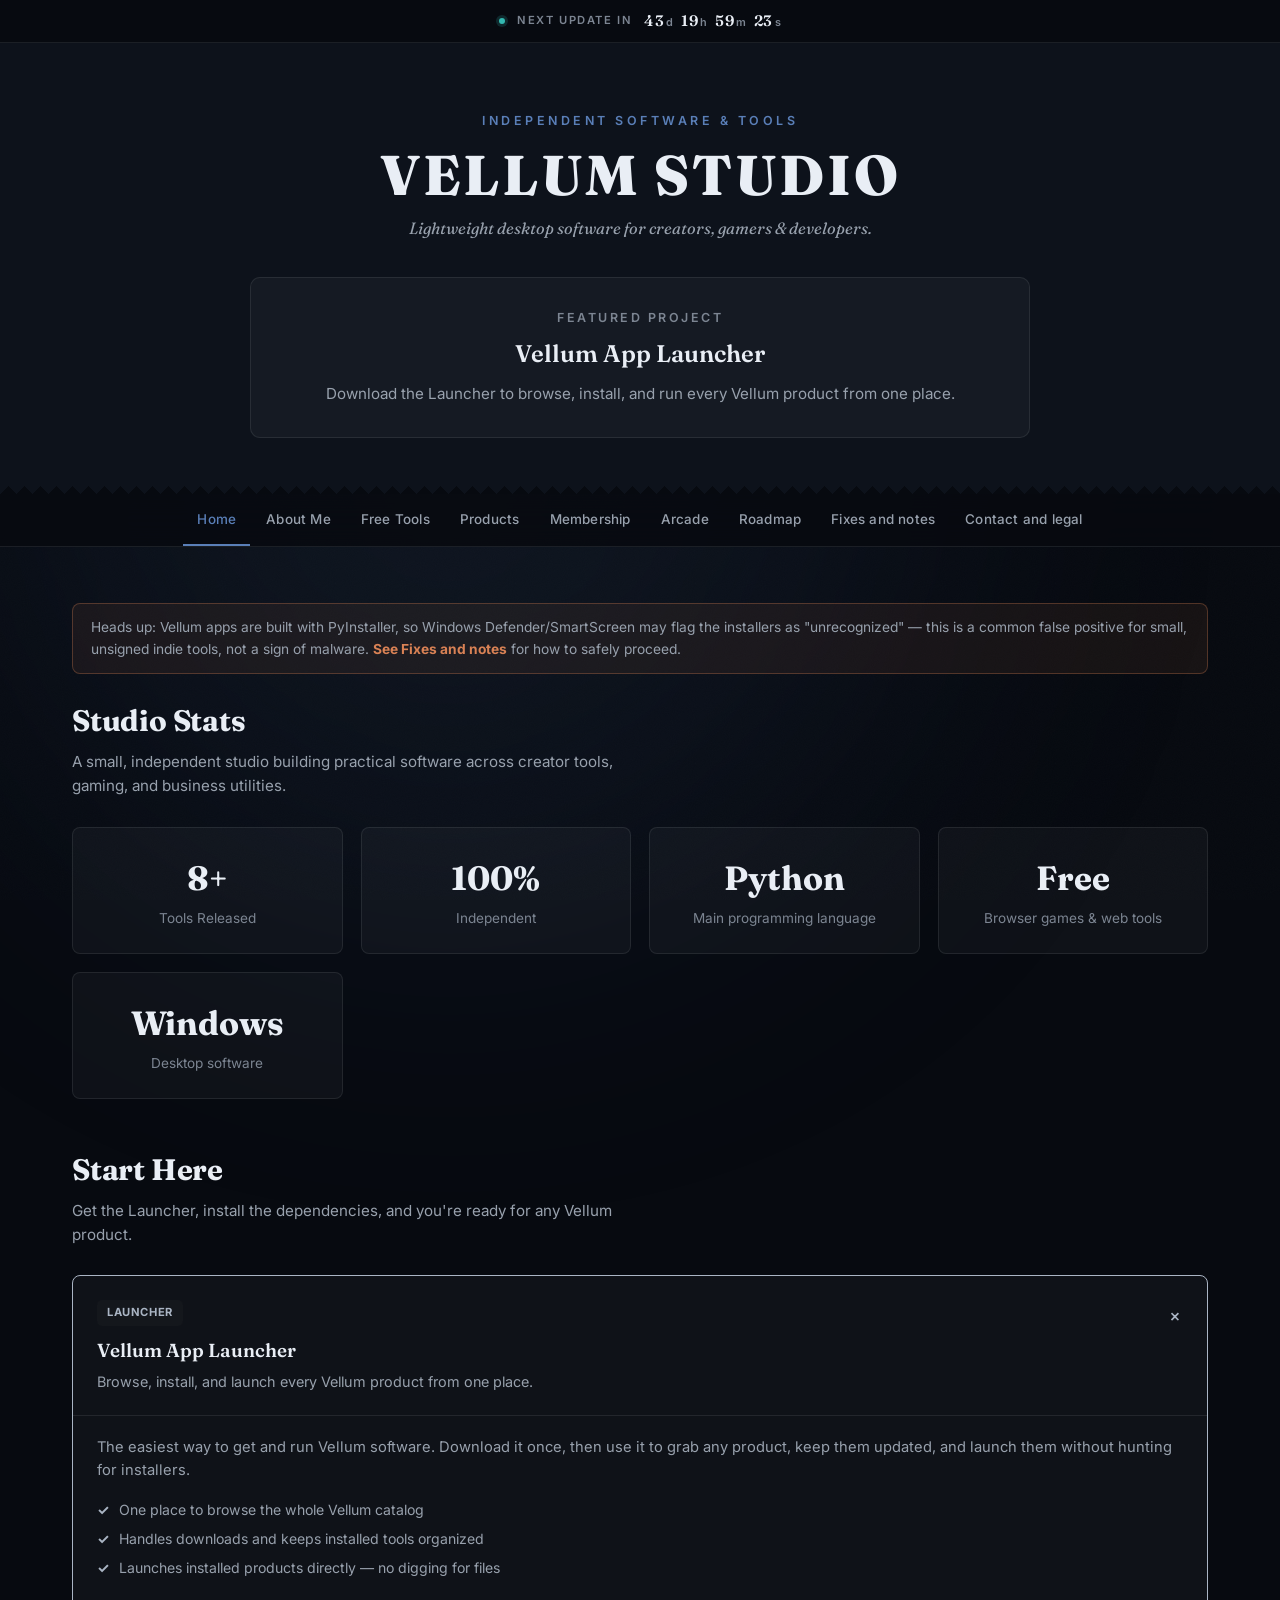
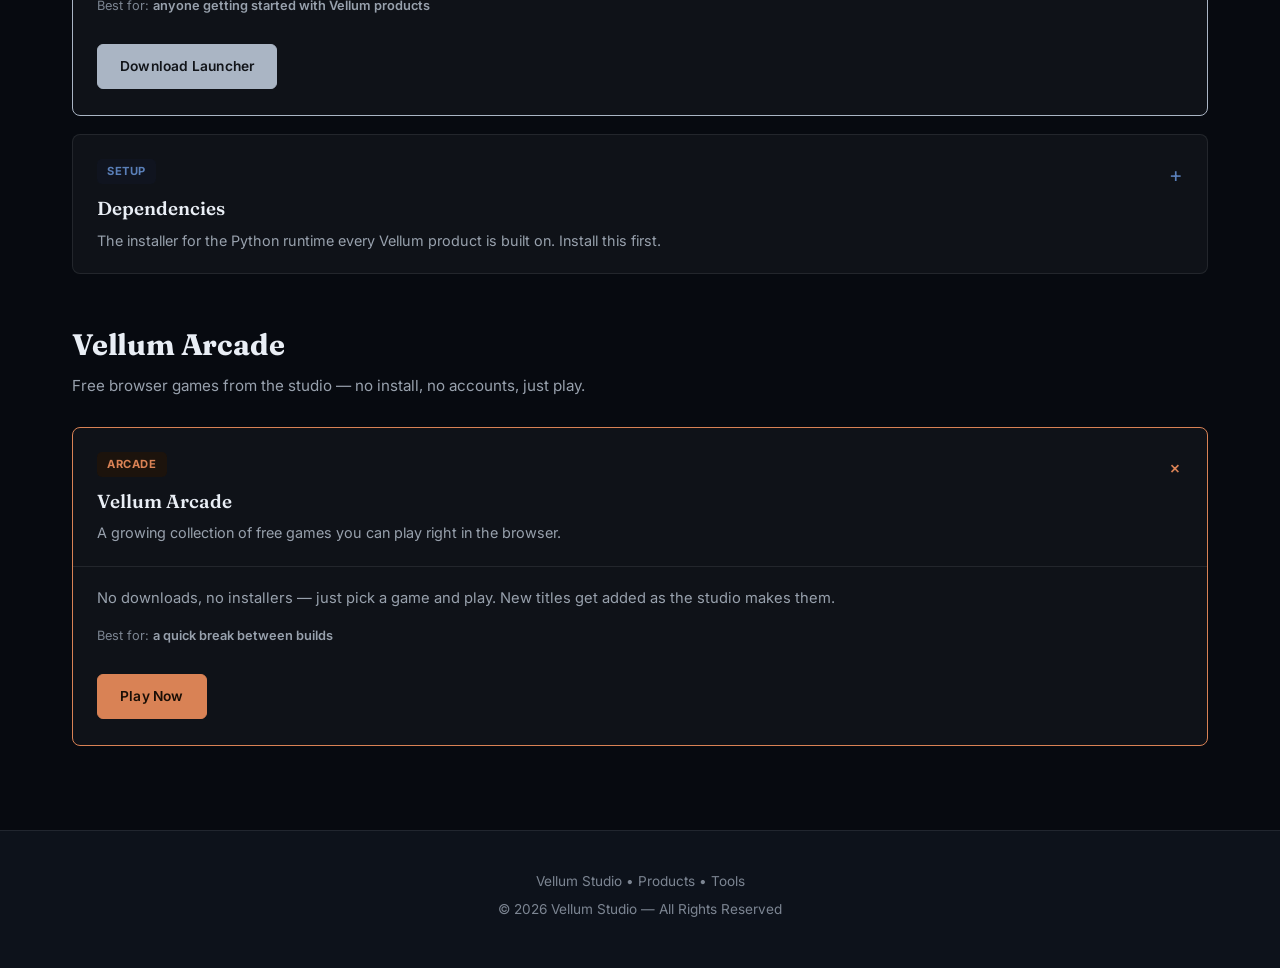
<file: index.html>
<!DOCTYPE html>
<html lang="en">
<head>
<meta charset="UTF-8">
<meta name="viewport" content="width=device-width, initial-scale=1.0">
<title>Vellum Studio — Lightweight Desktop Software for Creators &amp; Developers</title>
<meta name="description" content="Vellum Studio makes lightweight desktop software for creators, gamers, and developers — including a video editor, screen recorder, audio converter, and more. Built in Python. Free tools included.">
<meta property="og:title" content="Vellum Studio — Lightweight Desktop Software">
<meta property="og:description" content="Practical desktop tools for creators, gamers, and developers. Lightweight, independent, Python-built.">
<meta property="og:url" content="https://vellumtech55.github.io/vellum/">
<meta property="og:type" content="website">
<link rel="canonical" href="https://vellumtech55.github.io/vellum/">
<link rel="icon" type="image/svg+xml" href="[data-uri]">
<link rel="preconnect" href="https://fonts.googleapis.com">
<link href="https://fonts.googleapis.com/css2?family=Fraunces:ital,wght@0,500;0,600;0,800;1,500&family=Inter:wght@300;400;500;600;800&display=swap" rel="stylesheet">
<style>
*{margin:0;padding:0;box-sizing:border-box}

:root{
  --ink-950:#070a10;
  --ink-900:#0d121b;
  --ink-850:#121722;
  --ink-800:#1a202c;
  --line:rgba(233,238,245,.09);
  --line-strong:rgba(233,238,245,.18);
  --text:#e9eef5;
  --text-dim:#98a1ad;
  --text-faint:#7c8592;

  --navy:#5a7fb8;
  --navy-dim:rgba(90,127,184,.35);
  --navy-bg:#10141f;

  --copper:#d98255;
  --copper-dim:rgba(217,130,85,.35);
  --copper-bg:#1c130c;

  --teal:#33b8b0;
  --teal-dim:rgba(51,184,176,.35);
  --teal-bg:#0b1817;

  --silver:#aab5c4;
  --silver-dim:rgba(170,181,196,.35);
  --silver-bg:#14171c;

  --font-display:'Fraunces',serif;
  --font-body:'Inter',sans-serif;
}

body{
  font-family:var(--font-body);
  background:var(--ink-950);
  color:var(--text);
  overflow-x:hidden;
}

.bg-glow{
  position:fixed;
  inset:0;
  z-index:-3;
}
.bg-glow::before{
  content:"";
  position:absolute;
  width:900px;
  height:900px;
  border-radius:50%;
  filter:blur(170px);
  background:rgba(90,127,184,.16);
  animation:float 18s ease-in-out infinite;
}
.bg-glow.copper::before{ background:rgba(217,130,85,.18); }
.bg-glow.teal::before{ background:rgba(51,184,176,.14); }
.bg-glow.silver::before { background:rgba(170,181,196,.16); }

@keyframes float{
  0%  {transform:translate(-10%,-10%) scale(1)}
  50% {transform:translate(35%,20%) scale(1.25)}
  100%{transform:translate(-10%,-10%) scale(1)}
}

.grid-bg{
  position:fixed;
  inset:0;
  z-index:-2;
  opacity:.06;
  background-image:
    linear-gradient(rgba(255,255,255,.12) 1px,transparent 1px),
    linear-gradient(90deg,rgba(255,255,255,.12) 1px,transparent 1px);
  background-size:45px 45px;
}

.grain{
  position:fixed;
  inset:0;
  z-index:-1;
  pointer-events:none;
  opacity:.035;
  background-image:url("data:image/svg+xml,%3Csvg viewBox='0 0 200 200' xmlns='http://www.w3.org/2000/svg'%3E%3Cfilter id='n'%3E%3CfeTurbulence type='fractalNoise' baseFrequency='0.85' numOctaves='4' stitchTiles='stitch'/%3E%3C/filter%3E%3Crect width='100%25' height='100%25' filter='url(%23n)'/%3E%3C/svg%3E");
  background-repeat:repeat;
  background-size:180px 180px;
}

.deckle{
  height:16px;
  width:100%;
  background-color:var(--ink-950);
  background-image:
    linear-gradient(135deg, var(--ink-900) 50%, transparent 50%),
    linear-gradient(-135deg, var(--ink-900) 50%, transparent 50%);
  background-position:0 0,0 0;
  background-size:16px 16px;
  background-repeat:repeat-x;
}

header{
  text-align:center;
  padding:110px 20px 0;
  background:var(--ink-900);
}

.eyebrow{
  font-size:.78rem;
  letter-spacing:3px;
  text-transform:uppercase;
  color:var(--navy);
  font-weight:600;
  margin-bottom:14px;
}

header h1{
  font-family:var(--font-display);
  font-size:4.2rem;
  font-weight:800;
  letter-spacing:1px;
}

header h1 a{
  color:inherit;
  text-decoration:none;
}

header p.tagline{
  color:var(--text-dim);
  margin-top:10px;
  font-size:1.05rem;
  font-family:var(--font-display);
  font-style:italic;
}

.hero{
  max-width:780px;
  margin:36px auto 0;
  padding:30px 34px;
  border-radius:4px;
  background:rgba(255,255,255,.035);
  border:1px solid var(--line);
  text-align:left;
}

.hero h2{font-size:.78rem;color:var(--text-faint);text-transform:uppercase;letter-spacing:2.5px;margin-bottom:10px;font-weight:600}
.hero h3{font-family:var(--font-display);font-size:1.5rem;margin-bottom:10px;font-weight:600}
.hero p{color:var(--text-dim);font-size:.95rem;line-height:1.6}

header .deckle-spacer{ height:48px; }

nav{
  display:flex;
  justify-content:center;
  gap:8px;
  flex-wrap:wrap;
  padding:16px 20px;
  position:sticky;
  top:0;
  backdrop-filter:blur(14px);
  background:rgba(8,9,11,.78);
  z-index:10;
  border-bottom:1px solid var(--line);
}

.nav-link{
  padding:10px 18px;
  border-radius:8px;
  border:1px solid var(--line-strong);
  background:var(--ink-850);
  color:var(--text-dim);
  cursor:pointer;
  transition:.2s;
  font-size:.88rem;
  font-weight:600;
  font-family:var(--font-body);
  text-decoration:none;
  display:inline-block;
}

.nav-link:hover{
  transform:translateY(-1px);
  color:var(--text);
  border-color:var(--text-faint);
}

.nav-link.active{ background:var(--ink-800); }
.nav-link.active[data-accent="navy"]   { border-color:var(--navy);    color:var(--navy);    box-shadow:0 0 16px var(--navy-dim); }
.nav-link.active[data-accent="copper"]{ border-color:var(--copper); color:var(--copper); box-shadow:0 0 16px var(--copper-dim); }
.nav-link.active[data-accent="teal"]{ border-color:var(--teal); color:var(--teal); box-shadow:0 0 16px var(--teal-dim); }
.nav-link.active[data-accent="silver"] { border-color:var(--silver);  color:var(--silver);  box-shadow:0 0 16px var(--silver-dim); }

main{
  max-width:1180px;
  margin:auto;
  padding:54px 22px 84px;
  animation:.3s fade ease;
}
@keyframes fade{
  from{opacity:0;transform:translateY(8px)}
  to  {opacity:1;transform:translateY(0)}
}

.section-title{
  font-family:var(--font-display);
  font-size:2rem;
  font-weight:700;
  margin-bottom:6px;
}
.section-sub{
  color:var(--text-dim);
  font-size:.95rem;
  margin-bottom:30px;
  max-width:560px;
}

.grid-cards{
  display:grid;
  grid-template-columns:repeat(auto-fit,minmax(260px,1fr));
  gap:18px;
  margin-top:4px;
}

.card{
  background:rgba(255,255,255,.035);
  border:1px solid var(--line);
  border-radius:10px;
  padding:24px;
  transition:.22s;
}
.card:hover{ transform:translateY(-4px); border-color:var(--line-strong); }

.theme-navy .card:hover    { border-color:var(--navy);    box-shadow:0 0 22px rgba(90,127,184,.14); }
.theme-copper .card:hover { border-color:var(--copper); box-shadow:0 0 22px rgba(217,130,85,.16); }
.theme-teal .card:hover { border-color:var(--teal); box-shadow:0 0 22px rgba(51,184,176,.14); }
.theme-silver .card:hover  { border-color:var(--silver);  box-shadow:0 0 22px rgba(170,181,196,.16); }

.card h3{ font-family:var(--font-display); font-size:1.18rem; font-weight:600; margin-bottom:8px; }
.card p{ color:var(--text-dim); font-size:.92rem; line-height:1.55; }

.badge{
  display:inline-block;
  padding:4px 10px;
  border-radius:5px;
  font-size:.7rem;
  font-weight:700;
  letter-spacing:.6px;
  text-transform:uppercase;
  margin-bottom:10px;
}
.badge.navy{ background:var(--navy-bg); color:var(--navy); }
.badge.copper{ background:var(--copper-bg); color:var(--copper); }
.badge.teal{ background:var(--teal-bg); color:var(--teal); }
.badge.silver{ background:var(--silver-bg); color:var(--silver); }

.stat-card h3{ font-family:var(--font-display); font-size:2.1rem; font-weight:700; margin-bottom:4px; }
.stat-card p{ color:var(--text-faint); font-size:.85rem; }

.main-btn{
  display:inline-block;
  margin-top:14px;
  padding:10px 18px;
  border-radius:7px;
  text-decoration:none;
  font-weight:600;
  font-size:.86rem;
  cursor:pointer;
  transition:.2s;
  font-family:var(--font-body);
  border:1px solid transparent;
}
.btn-navy   { background:transparent; color:var(--navy);    border-color:var(--navy); }
.btn-navy:hover   { background:var(--navy);    color:#0d121b; }
.btn-copper{ background:transparent; color:var(--copper); border-color:var(--copper); }
.btn-copper:hover{ background:var(--copper); color:#1f1006; }
.btn-teal{ background:transparent; color:var(--teal); border-color:var(--teal); }
.btn-teal:hover{ background:var(--teal); color:#041615; }
.btn-silver { background:transparent; color:var(--silver);  border-color:var(--silver); }
.btn-silver:hover { background:var(--silver);  color:#12151a; }

.roadmap{ display:flex; flex-direction:column; gap:12px; }
.step{
  padding:16px 20px;
  border-left:3px solid var(--navy);
  background:rgba(255,255,255,.03);
  border-radius:6px;
  font-size:.93rem;
  color:var(--text-dim);
}
.step b{ color:var(--text); }

form{ display:flex; flex-direction:column; gap:12px; margin-bottom:32px; }
input,textarea{
  background:var(--ink-900);
  border:1px solid var(--line-strong);
  color:var(--text);
  padding:13px 15px;
  border-radius:7px;
  font-size:.95rem;
  font-family:var(--font-body);
}
textarea{ min-height:150px; resize:vertical; }
input:focus,textarea:focus{ outline:none; border-color:var(--navy); }

.legal-box{
  background:rgba(255,255,255,.025);
  border:1px solid var(--line);
  border-radius:10px;
  padding:26px;
  line-height:1.75;
  color:var(--text-faint);
  font-size:.88rem;
}
.legal-box h3{ font-family:var(--font-display); color:var(--text-dim); margin-bottom:14px; }

footer{
  text-align:center;
  padding:36px 20px;
  color:var(--text-faint);
  border-top:1px solid var(--line);
  font-size:.85rem;
}
footer a{ color:var(--text-faint); }
footer a:hover{ color:var(--navy); }

.tool-card{
  background:rgba(255,255,255,.035);
  border:1px solid var(--line);
  border-radius:10px;
  overflow:hidden;
}
.tool-card > summary{
  list-style:none;
  cursor:pointer;
  padding:22px 24px;
  display:flex;
  align-items:center;
  justify-content:space-between;
  gap:12px;
}
.tool-card > summary::-webkit-details-marker{ display:none; }
.tool-card > summary .tool-meta h3{ font-family:var(--font-display); font-size:1.1rem; margin-bottom:4px; }
.tool-card > summary .tool-meta p{ color:var(--text-dim); font-size:.88rem; }
.tool-card > summary .chevron{ color:var(--silver); font-size:1.3rem; transition:.2s; flex-shrink:0; }
.tool-card[open] > summary .chevron{ transform:rotate(45deg); }
.tool-card[open]{ border-color:var(--silver); box-shadow:0 0 22px rgba(170,181,196,.13); }

.tool-body{ padding:0 24px 26px; border-top:1px solid var(--line); padding-top:20px; }

.tool-row{ display:flex; gap:10px; flex-wrap:wrap; align-items:center; margin-bottom:12px; }
.tool-row label{ font-size:.82rem; color:var(--text-dim); display:flex; align-items:center; gap:6px; }
.tool-stats{ display:flex; gap:22px; flex-wrap:wrap; margin-top:12px; }
.tool-stats div{ font-size:.8rem; color:var(--text-faint); }
.tool-stats span{ display:block; font-family:var(--font-display); font-size:1.4rem; color:var(--text); font-weight:600; }

.tool-out{
  background:var(--ink-950);
  border:1px solid var(--line-strong);
  border-radius:7px;
  padding:14px 16px;
  font-family:ui-monospace,monospace;
  font-size:.85rem;
  color:var(--text-dim);
  white-space:pre-wrap;
  word-break:break-word;
  min-height:44px;
}
.tool-out.error{ color:var(--copper); }
.tool-out.pass{ color:var(--teal); }

.btn-small{
  padding:8px 14px;
  border-radius:6px;
  border:1px solid var(--silver);
  background:transparent;
  color:var(--silver);
  font-size:.83rem;
  font-weight:600;
  cursor:pointer;
  font-family:var(--font-body);
  transition:.2s;
}
.btn-small:hover{ background:var(--silver); color:#12151a; }

.swatch-pair{ display:flex; gap:14px; align-items:center; flex-wrap:wrap; }
.swatch-pair .pair-block{ display:flex; align-items:center; gap:8px; background:var(--ink-950); border:1px solid var(--line-strong); padding:8px 10px; border-radius:7px; }
.swatch-pair input[type=color]{ width:34px; height:34px; border:none; border-radius:5px; background:none; cursor:pointer; padding:0; }
.swatch-pair input[type=text]{ width:90px; padding:6px 8px; font-size:.82rem; }

.preview-text{ margin-top:14px; padding:16px; border-radius:7px; font-size:1rem; font-weight:600; text-align:center; }

.range-row{ display:flex; align-items:center; gap:10px; flex:1; min-width:180px; }
.range-row input[type=range]{ flex:1; accent-color:var(--silver); }
.checkbox-row{ display:flex; gap:16px; flex-wrap:wrap; margin-bottom:14px; }
.checkbox-row label{ font-size:.85rem; color:var(--text-dim); display:flex; align-items:center; gap:6px; cursor:pointer; }

.product-card{
  background:rgba(255,255,255,.035);
  border:1px solid var(--line);
  border-radius:10px;
  overflow:hidden;
  transition:.22s;
}
.product-card:hover{ transform:translateY(-2px); border-color:var(--line-strong); }

.product-card > summary{
  list-style:none;
  cursor:pointer;
  padding:22px 24px;
  display:flex;
  align-items:flex-start;
  justify-content:space-between;
  gap:16px;
}
.product-card > summary::-webkit-details-marker{ display:none; }

.product-summary-left{ flex:1; min-width:0; }
.product-summary-left h3{ font-family:var(--font-display); font-size:1.18rem; font-weight:600; margin-bottom:6px; }
.product-summary-left p{ color:var(--text-dim); font-size:.9rem; line-height:1.5; }

.product-card .chevron{ font-size:1.3rem; transition:.2s; flex-shrink:0; color:var(--text-faint); margin-top:2px; }
.product-card[open] .chevron{ transform:rotate(45deg); }

.product-card--navy[open]   { border-color:var(--navy);    box-shadow:0 0 22px rgba(90,127,184,.14); }
.product-card--navy .chevron{ color:var(--navy); }
.product-card--copper[open]{ border-color:var(--copper); box-shadow:0 0 22px rgba(217,130,85,.16); }
.product-card--copper .chevron{ color:var(--copper); }
.product-card--teal[open]{ border-color:var(--teal); box-shadow:0 0 22px rgba(51,184,176,.14); }
.product-card--teal .chevron{ color:var(--teal); }
.product-card--silver[open] { border-color:var(--silver);  box-shadow:0 0 22px rgba(170,181,196,.16); }
.product-card--silver .chevron{ color:var(--silver); }

.product-body{ padding:0 24px 26px; border-top:1px solid var(--line); padding-top:20px; }
.product-desc{ color:var(--text-dim); font-size:.92rem; line-height:1.6; margin-bottom:16px; }

.feature-list{ list-style:none; display:flex; flex-direction:column; gap:8px; margin-bottom:18px; }
.feature-list li{ font-size:.88rem; color:var(--text-dim); padding-left:22px; position:relative; line-height:1.5; }
.feature-list li::before{ content:"✓"; position:absolute; left:0; font-weight:700; }
.product-card--navy .feature-list li::before   { color:var(--navy); }
.product-card--copper .feature-list li::before{ color:var(--copper); }
.product-card--teal .feature-list li::before{ color:var(--teal); }
.product-card--silver .feature-list li::before { color:var(--silver); }

.product-meta-row{ display:flex; align-items:center; justify-content:space-between; flex-wrap:wrap; gap:8px 16px; margin-bottom:14px; font-size:.8rem; color:var(--text-faint); }
.product-meta-row .best-for b{ color:var(--text-dim); font-weight:600; }

.about-header{ display:flex; gap:28px; align-items:flex-start; flex-wrap:wrap; }
.about-intro{ flex:1; min-width:260px; }
.about-intro h3{ font-family:var(--font-display); font-size:1.6rem; font-weight:600; margin-bottom:10px; }
.about-intro p{ color:var(--text-dim); font-size:.95rem; line-height:1.65; margin-bottom:14px; }

.tech-badges{ display:flex; flex-wrap:wrap; gap:8px; margin-top:4px; margin-bottom:16px; }
.tech-badge{ background:var(--ink-900); border:1px solid var(--line-strong); color:var(--text-dim); padding:6px 13px; border-radius:20px; font-size:.78rem; font-weight:600; }

.social-links{ display:flex; flex-wrap:wrap; gap:10px; }
.social-links a{ color:var(--text-dim); text-decoration:none; font-size:.86rem; font-weight:600; border:1px solid var(--line-strong); padding:9px 16px; border-radius:7px; transition:.2s; }
.social-links a:hover{ border-color:var(--navy); color:var(--navy); }

.notice-banner{ display:flex; align-items:center; gap:10px; border-radius:8px; padding:13px 18px; margin-bottom:24px; font-size:.86rem; color:var(--text-dim); border:1px solid; }
.notice-banner a{ font-weight:700; text-decoration:none; }
.notice-banner a:hover{ text-decoration:underline; }
.notice-navy{ background:rgba(216,169,85,.07); border-color:rgba(216,169,85,.3); }
.notice-navy a{ color:var(--navy); }
.notice-copper{ background:rgba(217,130,85,.08); border-color:rgba(217,130,85,.3); }
.notice-copper a{ color:var(--copper); }
.notice-teal{ background:rgba(51,184,176,.08); border-color:rgba(43,214,163,.3); }
.notice-teal a{ color:var(--teal); }

.faq-list{ display:flex; flex-direction:column; gap:10px; margin-bottom:32px; }
.faq-item{ background:rgba(255,255,255,.03); border:1px solid var(--line); border-radius:8px; overflow:hidden; }
.faq-item summary{ list-style:none; cursor:pointer; padding:16px 20px; font-weight:600; font-size:.94rem; display:flex; justify-content:space-between; align-items:center; }
.faq-item summary::-webkit-details-marker{ display:none; }
.faq-item summary .chevron{ color:var(--navy); transition:.2s; }
.faq-item[open] summary .chevron{ transform:rotate(45deg); }
.faq-item p{ padding:0 20px 18px; color:var(--text-dim); font-size:.88rem; line-height:1.6; }


.skip-link{
  position:absolute;
  left:-9999px;
  top:0;
  background:var(--navy);
  color:#0d121b;
  padding:10px 16px;
  z-index:100;
  border-radius:0 0 6px 0;
  font-weight:600;
  text-decoration:none;
}
.skip-link:focus{ left:0; }

a:focus-visible, button:focus-visible, summary:focus-visible, input:focus-visible, [tabindex]:focus-visible{
  outline:2px solid var(--navy);
  outline-offset:2px;
}

@media (prefers-reduced-motion: reduce){
  .bg-glow::before{ animation:none; }
  main{ animation:none; }
}

@media(max-width:680px){
  header h1{ font-size:2.6rem; }
  main{ padding:40px 16px 64px; }
  .tool-card > summary{ padding:18px; }
}

</style>
<link rel="stylesheet" href="vellum.css">
<script src="vellum.js" defer></script>
</head>
<body>

<a class="skip-link" href="#main-content">Skip to content</a>

<div class="bg-glow" id="bg"></div>
<div class="grid-bg"></div>
<div class="grain"></div>

<header>
  <p class="eyebrow">Independent software &amp; tools</p>
  <h1><a href="index.html">VELLUM STUDIO</a></h1>
  <p class="tagline">Lightweight desktop software for creators, gamers &amp; developers.</p>

  <div class="hero">
    <h2>Featured Project</h2>
    <h3>Vellum App Launcher</h3>
    <p>Download the Launcher to browse, install, and run every Vellum product from one place.</p>
  </div>
  <div class="deckle-spacer"></div>
</header>
<div class="deckle"></div>

<nav aria-label="Primary">
  <a class="nav-link active" data-accent="navy" href="index.html">Home</a>
  <a class="nav-link" data-accent="navy" href="about.html">About Me</a>
  <a class="nav-link" data-accent="silver" href="tools.html">Free Tools</a>
  <a class="nav-link" data-accent="navy" href="products.html">Products</a>
  <a class="nav-link" data-accent="navy" href="membership.html">Membership</a>
  <a class="nav-link" data-accent="copper" href="arcade.html">Arcade</a>
  <a class="nav-link" data-accent="navy" href="roadmap.html">Roadmap</a>
  <a class="nav-link" data-accent="navy" href="fixes.html">Fixes and notes</a>
  <a class="nav-link" data-accent="navy" href="contact.html">Contact and legal</a>
</nav>

<main id="main-content" class="theme-navy">
  <div class="notice-banner notice-copper" role="note">
    <span>Heads up: Vellum apps are built with PyInstaller, so Windows Defender/SmartScreen may flag the installers as "unrecognized" — this is a common false positive for small, unsigned indie tools, not a sign of malware. <a href="fixes.html">See Fixes and notes</a> for how to safely proceed.</span>
  </div>

  <h2 class="section-title">Studio Stats</h2>
  <p class="section-sub">A small, independent studio building practical software across creator tools, gaming, and business utilities.</p>
  <div class="grid-cards">
    <div class="card stat-card"><h3>8+</h3><p>Tools Released</p></div>
    <div class="card stat-card"><h3>100%</h3><p>Independent</p></div>
    <div class="card stat-card"><h3>Python</h3><p>Main programming language</p></div>
    <div class="card stat-card"><h3>Free</h3><p>Browser games &amp; web tools</p></div>
    <div class="card stat-card"><h3>Windows</h3><p>Desktop software</p></div>
  </div>

  <h2 class="section-title" style="margin-top:48px">Start Here</h2>
  <p class="section-sub">Get the Launcher, install the dependencies, and you're ready for any Vellum product.</p>
  <div class="grid-cards" style="grid-template-columns:1fr">
    <details class="product-card product-card--silver" open aria-label="Vellum App Launcher — browse, install, and launch all Vellum products from one place">
      <summary>
        <div class="product-summary-left">
          <span class="badge silver">LAUNCHER</span>
          <h3>Vellum App Launcher</h3>
          <p>Browse, install, and launch every Vellum product from one place.</p>
        </div>
        <span class="chevron">+</span>
      </summary>
      <div class="product-body">
        <p class="product-desc">The easiest way to get and run Vellum software. Download it once, then use it to grab any product, keep them updated, and launch them without hunting for installers.</p>
        <ul class="feature-list">
          <li>One place to browse the whole Vellum catalog</li>
          <li>Handles downloads and keeps installed tools organized</li>
          <li>Launches installed products directly — no digging for files</li>
        </ul>
        <div class="product-meta-row">
          <span class="best-for">Best for: <b>anyone getting started with Vellum products</b></span>
        </div>
        <a class="main-btn btn-silver" href="https://vellumtech.gumroad.com/l/lbqfqd" target="_blank" rel="noopener">Download Launcher</a>
      </div>
    </details>
    <details class="product-card product-card--navy" id="dependencies-card" aria-label="Vellum Dependencies — Python runtime installer required before any Vellum product will run">
      <summary>
        <div class="product-summary-left">
          <span class="badge navy">SETUP</span>
          <h3>Dependencies</h3>
          <p>The installer for the Python runtime every Vellum product is built on. Install this first.</p>
        </div>
        <span class="chevron">+</span>
      </summary>
      <div class="product-body">
        <p class="product-desc">A one-time installer that sets up the shared Python runtime and libraries every Vellum product depends on. Run it once, then any Vellum tool you install afterward will just work.</p>
        <ul class="feature-list">
          <li>Installs the exact runtime version every Vellum app is tested against</li>
          <li>One install covers every current and future Vellum product</li>
          <li>Takes under a minute on most machines</li>
        </ul>
        <div class="product-meta-row">
          <span class="best-for">Best for: <b>anyone installing a Vellum product for the first time</b></span>
        </div>
        <a class="main-btn btn-navy" href="https://vellumtech.gumroad.com/l/zroor" target="_blank" rel="noopener">View Product</a>
      </div>
    </details>
  </div>

  <h2 class="section-title" style="margin-top:48px">Vellum Arcade</h2>
  <p class="section-sub">Free browser games from the studio — no install, no accounts, just play.</p>
  <div class="grid-cards" style="grid-template-columns:1fr">
    <details class="product-card product-card--copper" open aria-label="Vellum Arcade — free browser games from Vellum Studio">
      <summary>
        <div class="product-summary-left">
          <span class="badge copper">ARCADE</span>
          <h3>Vellum Arcade</h3>
          <p>A growing collection of free games you can play right in the browser.</p>
        </div>
        <span class="chevron">+</span>
      </summary>
      <div class="product-body">
        <p class="product-desc">No downloads, no installers — just pick a game and play. New titles get added as the studio makes them.</p>
        <div class="product-meta-row">
          <span class="best-for">Best for: <b>a quick break between builds</b></span>
        </div>
        <a class="main-btn btn-copper" href="arcade.html">Play Now</a>
      </div>
    </details>
  </div>
</main>

<footer>
  <p>Vellum Studio &bull; <a href="products.html">Products</a> &bull; <a href="tools.html">Tools</a></p>
  <p style="margin-top:6px">&#169; 2026 Vellum Studio — All Rights Reserved</p>
</footer>


</body>
</html>
</file>
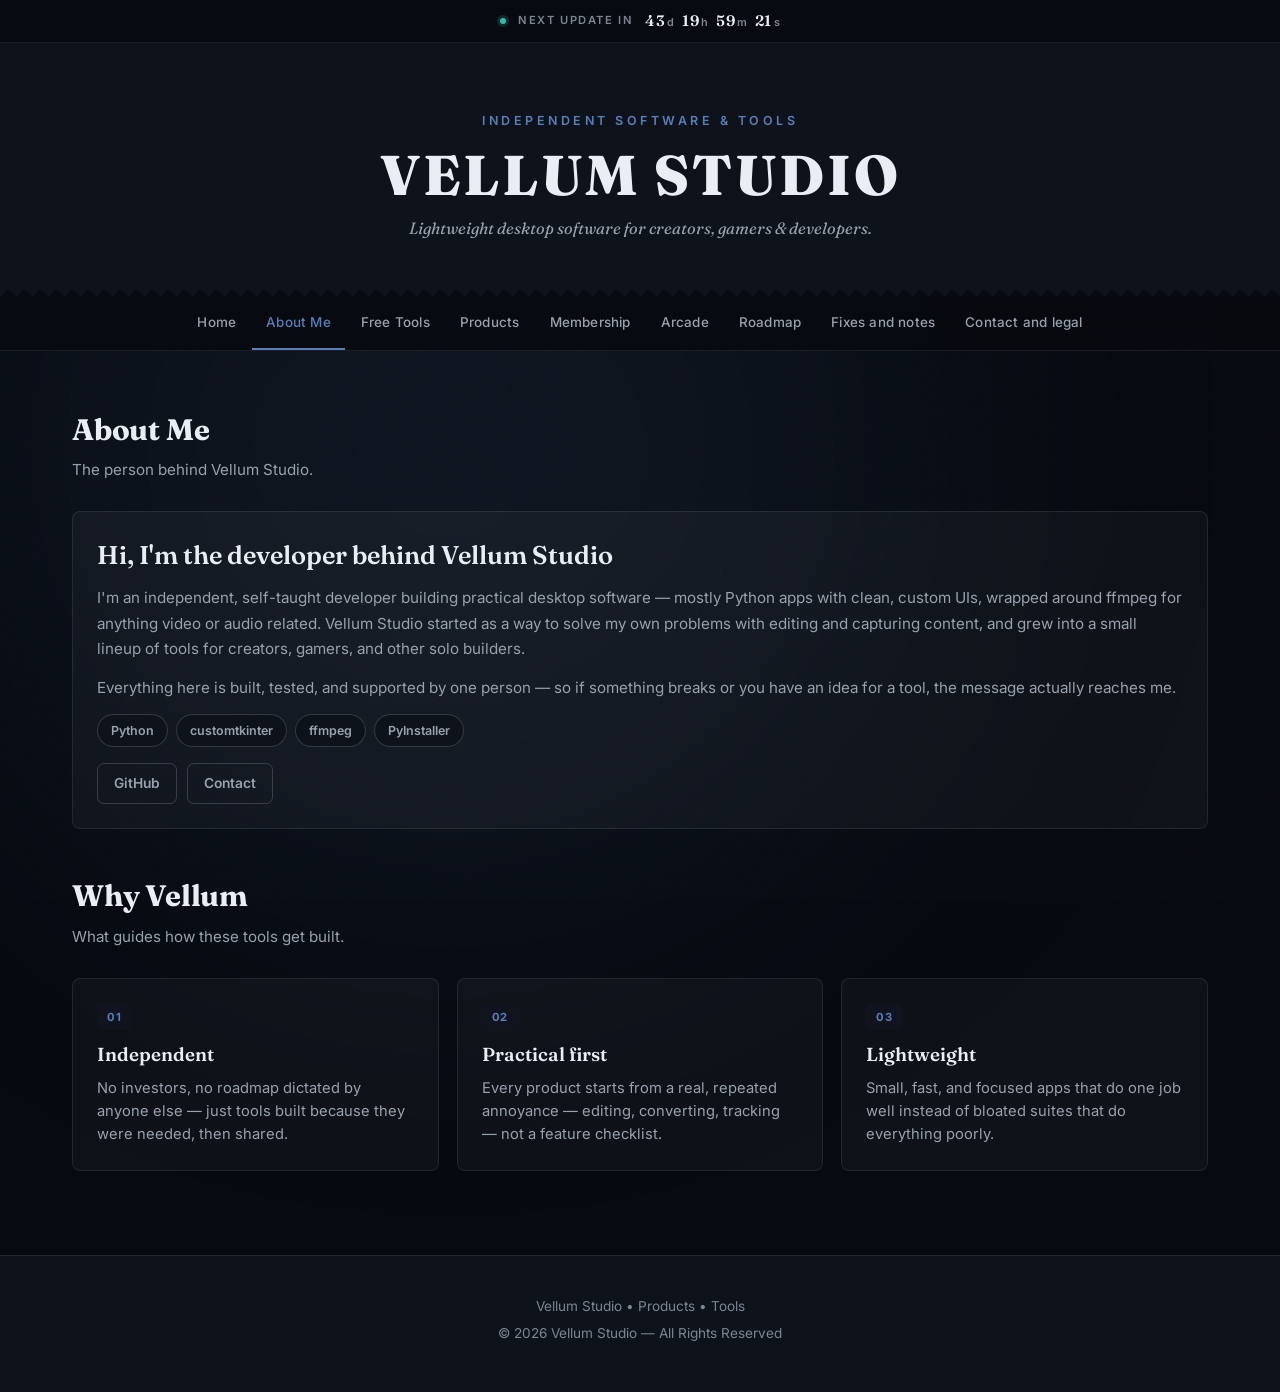
<file: about.html>
<!DOCTYPE html>
<html lang="en">
<head>
<meta charset="UTF-8">
<meta name="viewport" content="width=device-width, initial-scale=1.0">
<title>About — Vellum Studio</title>
<meta name="description" content="Meet the independent, self-taught developer behind Vellum Studio — building lightweight Python desktop tools for creators, gamers, and developers.">
<meta property="og:title" content="About — Vellum Studio">
<meta property="og:description" content="Meet the independent developer behind Vellum Studio's lineup of lightweight desktop tools.">
<meta property="og:url" content="https://vellumtech55.github.io/vellum/about.html">
<meta property="og:type" content="website">
<link rel="canonical" href="https://vellumtech55.github.io/vellum/about.html">
<link rel="icon" type="image/svg+xml" href="[data-uri]">
<link rel="preconnect" href="https://fonts.googleapis.com">
<link href="https://fonts.googleapis.com/css2?family=Fraunces:ital,wght@0,500;0,600;0,800;1,500&family=Inter:wght@300;400;500;600;800&display=swap" rel="stylesheet">
<style>
*{margin:0;padding:0;box-sizing:border-box}

:root{
  --ink-950:#070a10;
  --ink-900:#0d121b;
  --ink-850:#121722;
  --ink-800:#1a202c;
  --line:rgba(233,238,245,.09);
  --line-strong:rgba(233,238,245,.18);
  --text:#e9eef5;
  --text-dim:#98a1ad;
  --text-faint:#7c8592;

  --navy:#5a7fb8;
  --navy-dim:rgba(90,127,184,.35);
  --navy-bg:#10141f;

  --copper:#d98255;
  --copper-dim:rgba(217,130,85,.35);
  --copper-bg:#1c130c;

  --teal:#33b8b0;
  --teal-dim:rgba(51,184,176,.35);
  --teal-bg:#0b1817;

  --silver:#aab5c4;
  --silver-dim:rgba(170,181,196,.35);
  --silver-bg:#14171c;

  --font-display:'Fraunces',serif;
  --font-body:'Inter',sans-serif;
}

body{
  font-family:var(--font-body);
  background:var(--ink-950);
  color:var(--text);
  overflow-x:hidden;
}

.bg-glow{
  position:fixed;
  inset:0;
  z-index:-3;
}
.bg-glow::before{
  content:"";
  position:absolute;
  width:900px;
  height:900px;
  border-radius:50%;
  filter:blur(170px);
  background:rgba(90,127,184,.16);
  animation:float 18s ease-in-out infinite;
}
.bg-glow.copper::before{ background:rgba(217,130,85,.18); }
.bg-glow.teal::before{ background:rgba(51,184,176,.14); }
.bg-glow.silver::before { background:rgba(170,181,196,.16); }

@keyframes float{
  0%  {transform:translate(-10%,-10%) scale(1)}
  50% {transform:translate(35%,20%) scale(1.25)}
  100%{transform:translate(-10%,-10%) scale(1)}
}

.grid-bg{
  position:fixed;
  inset:0;
  z-index:-2;
  opacity:.06;
  background-image:
    linear-gradient(rgba(255,255,255,.12) 1px,transparent 1px),
    linear-gradient(90deg,rgba(255,255,255,.12) 1px,transparent 1px);
  background-size:45px 45px;
}

.grain{
  position:fixed;
  inset:0;
  z-index:-1;
  pointer-events:none;
  opacity:.035;
  background-image:url("data:image/svg+xml,%3Csvg viewBox='0 0 200 200' xmlns='http://www.w3.org/2000/svg'%3E%3Cfilter id='n'%3E%3CfeTurbulence type='fractalNoise' baseFrequency='0.85' numOctaves='4' stitchTiles='stitch'/%3E%3C/filter%3E%3Crect width='100%25' height='100%25' filter='url(%23n)'/%3E%3C/svg%3E");
  background-repeat:repeat;
  background-size:180px 180px;
}

.deckle{
  height:16px;
  width:100%;
  background-color:var(--ink-950);
  background-image:
    linear-gradient(135deg, var(--ink-900) 50%, transparent 50%),
    linear-gradient(-135deg, var(--ink-900) 50%, transparent 50%);
  background-position:0 0,0 0;
  background-size:16px 16px;
  background-repeat:repeat-x;
}

header{
  text-align:center;
  padding:110px 20px 0;
  background:var(--ink-900);
}

.eyebrow{
  font-size:.78rem;
  letter-spacing:3px;
  text-transform:uppercase;
  color:var(--navy);
  font-weight:600;
  margin-bottom:14px;
}

header h1{
  font-family:var(--font-display);
  font-size:4.2rem;
  font-weight:800;
  letter-spacing:1px;
}

header h1 a{
  color:inherit;
  text-decoration:none;
}

header p.tagline{
  color:var(--text-dim);
  margin-top:10px;
  font-size:1.05rem;
  font-family:var(--font-display);
  font-style:italic;
}

.hero{
  max-width:780px;
  margin:36px auto 0;
  padding:30px 34px;
  border-radius:4px;
  background:rgba(255,255,255,.035);
  border:1px solid var(--line);
  text-align:left;
}

.hero h2{font-size:.78rem;color:var(--text-faint);text-transform:uppercase;letter-spacing:2.5px;margin-bottom:10px;font-weight:600}
.hero h3{font-family:var(--font-display);font-size:1.5rem;margin-bottom:10px;font-weight:600}
.hero p{color:var(--text-dim);font-size:.95rem;line-height:1.6}

header .deckle-spacer{ height:48px; }

nav{
  display:flex;
  justify-content:center;
  gap:8px;
  flex-wrap:wrap;
  padding:16px 20px;
  position:sticky;
  top:0;
  backdrop-filter:blur(14px);
  background:rgba(8,9,11,.78);
  z-index:10;
  border-bottom:1px solid var(--line);
}

.nav-link{
  padding:10px 18px;
  border-radius:8px;
  border:1px solid var(--line-strong);
  background:var(--ink-850);
  color:var(--text-dim);
  cursor:pointer;
  transition:.2s;
  font-size:.88rem;
  font-weight:600;
  font-family:var(--font-body);
  text-decoration:none;
  display:inline-block;
}

.nav-link:hover{
  transform:translateY(-1px);
  color:var(--text);
  border-color:var(--text-faint);
}

.nav-link.active{ background:var(--ink-800); }
.nav-link.active[data-accent="navy"]   { border-color:var(--navy);    color:var(--navy);    box-shadow:0 0 16px var(--navy-dim); }
.nav-link.active[data-accent="copper"]{ border-color:var(--copper); color:var(--copper); box-shadow:0 0 16px var(--copper-dim); }
.nav-link.active[data-accent="teal"]{ border-color:var(--teal); color:var(--teal); box-shadow:0 0 16px var(--teal-dim); }
.nav-link.active[data-accent="silver"] { border-color:var(--silver);  color:var(--silver);  box-shadow:0 0 16px var(--silver-dim); }

main{
  max-width:1180px;
  margin:auto;
  padding:54px 22px 84px;
  animation:.3s fade ease;
}
@keyframes fade{
  from{opacity:0;transform:translateY(8px)}
  to  {opacity:1;transform:translateY(0)}
}

.section-title{
  font-family:var(--font-display);
  font-size:2rem;
  font-weight:700;
  margin-bottom:6px;
}
.section-sub{
  color:var(--text-dim);
  font-size:.95rem;
  margin-bottom:30px;
  max-width:560px;
}

.grid-cards{
  display:grid;
  grid-template-columns:repeat(auto-fit,minmax(260px,1fr));
  gap:18px;
  margin-top:4px;
}

.card{
  background:rgba(255,255,255,.035);
  border:1px solid var(--line);
  border-radius:10px;
  padding:24px;
  transition:.22s;
}
.card:hover{ transform:translateY(-4px); border-color:var(--line-strong); }

.theme-navy .card:hover    { border-color:var(--navy);    box-shadow:0 0 22px rgba(90,127,184,.14); }
.theme-copper .card:hover { border-color:var(--copper); box-shadow:0 0 22px rgba(217,130,85,.16); }
.theme-teal .card:hover { border-color:var(--teal); box-shadow:0 0 22px rgba(51,184,176,.14); }
.theme-silver .card:hover  { border-color:var(--silver);  box-shadow:0 0 22px rgba(170,181,196,.16); }

.card h3{ font-family:var(--font-display); font-size:1.18rem; font-weight:600; margin-bottom:8px; }
.card p{ color:var(--text-dim); font-size:.92rem; line-height:1.55; }

.badge{
  display:inline-block;
  padding:4px 10px;
  border-radius:5px;
  font-size:.7rem;
  font-weight:700;
  letter-spacing:.6px;
  text-transform:uppercase;
  margin-bottom:10px;
}
.badge.navy{ background:var(--navy-bg); color:var(--navy); }
.badge.copper{ background:var(--copper-bg); color:var(--copper); }
.badge.teal{ background:var(--teal-bg); color:var(--teal); }
.badge.silver{ background:var(--silver-bg); color:var(--silver); }

.stat-card h3{ font-family:var(--font-display); font-size:2.1rem; font-weight:700; margin-bottom:4px; }
.stat-card p{ color:var(--text-faint); font-size:.85rem; }

.main-btn{
  display:inline-block;
  margin-top:14px;
  padding:10px 18px;
  border-radius:7px;
  text-decoration:none;
  font-weight:600;
  font-size:.86rem;
  cursor:pointer;
  transition:.2s;
  font-family:var(--font-body);
  border:1px solid transparent;
}
.btn-navy   { background:transparent; color:var(--navy);    border-color:var(--navy); }
.btn-navy:hover   { background:var(--navy);    color:#0d121b; }
.btn-copper{ background:transparent; color:var(--copper); border-color:var(--copper); }
.btn-copper:hover{ background:var(--copper); color:#1f1006; }
.btn-teal{ background:transparent; color:var(--teal); border-color:var(--teal); }
.btn-teal:hover{ background:var(--teal); color:#041615; }
.btn-silver { background:transparent; color:var(--silver);  border-color:var(--silver); }
.btn-silver:hover { background:var(--silver);  color:#12151a; }

.roadmap{ display:flex; flex-direction:column; gap:12px; }
.step{
  padding:16px 20px;
  border-left:3px solid var(--navy);
  background:rgba(255,255,255,.03);
  border-radius:6px;
  font-size:.93rem;
  color:var(--text-dim);
}
.step b{ color:var(--text); }

form{ display:flex; flex-direction:column; gap:12px; margin-bottom:32px; }
input,textarea{
  background:var(--ink-900);
  border:1px solid var(--line-strong);
  color:var(--text);
  padding:13px 15px;
  border-radius:7px;
  font-size:.95rem;
  font-family:var(--font-body);
}
textarea{ min-height:150px; resize:vertical; }
input:focus,textarea:focus{ outline:none; border-color:var(--navy); }

.legal-box{
  background:rgba(255,255,255,.025);
  border:1px solid var(--line);
  border-radius:10px;
  padding:26px;
  line-height:1.75;
  color:var(--text-faint);
  font-size:.88rem;
}
.legal-box h3{ font-family:var(--font-display); color:var(--text-dim); margin-bottom:14px; }

footer{
  text-align:center;
  padding:36px 20px;
  color:var(--text-faint);
  border-top:1px solid var(--line);
  font-size:.85rem;
}
footer a{ color:var(--text-faint); }
footer a:hover{ color:var(--navy); }

.tool-card{
  background:rgba(255,255,255,.035);
  border:1px solid var(--line);
  border-radius:10px;
  overflow:hidden;
}
.tool-card > summary{
  list-style:none;
  cursor:pointer;
  padding:22px 24px;
  display:flex;
  align-items:center;
  justify-content:space-between;
  gap:12px;
}
.tool-card > summary::-webkit-details-marker{ display:none; }
.tool-card > summary .tool-meta h3{ font-family:var(--font-display); font-size:1.1rem; margin-bottom:4px; }
.tool-card > summary .tool-meta p{ color:var(--text-dim); font-size:.88rem; }
.tool-card > summary .chevron{ color:var(--silver); font-size:1.3rem; transition:.2s; flex-shrink:0; }
.tool-card[open] > summary .chevron{ transform:rotate(45deg); }
.tool-card[open]{ border-color:var(--silver); box-shadow:0 0 22px rgba(170,181,196,.13); }

.tool-body{ padding:0 24px 26px; border-top:1px solid var(--line); padding-top:20px; }

.tool-row{ display:flex; gap:10px; flex-wrap:wrap; align-items:center; margin-bottom:12px; }
.tool-row label{ font-size:.82rem; color:var(--text-dim); display:flex; align-items:center; gap:6px; }
.tool-stats{ display:flex; gap:22px; flex-wrap:wrap; margin-top:12px; }
.tool-stats div{ font-size:.8rem; color:var(--text-faint); }
.tool-stats span{ display:block; font-family:var(--font-display); font-size:1.4rem; color:var(--text); font-weight:600; }

.tool-out{
  background:var(--ink-950);
  border:1px solid var(--line-strong);
  border-radius:7px;
  padding:14px 16px;
  font-family:ui-monospace,monospace;
  font-size:.85rem;
  color:var(--text-dim);
  white-space:pre-wrap;
  word-break:break-word;
  min-height:44px;
}
.tool-out.error{ color:var(--copper); }
.tool-out.pass{ color:var(--teal); }

.btn-small{
  padding:8px 14px;
  border-radius:6px;
  border:1px solid var(--silver);
  background:transparent;
  color:var(--silver);
  font-size:.83rem;
  font-weight:600;
  cursor:pointer;
  font-family:var(--font-body);
  transition:.2s;
}
.btn-small:hover{ background:var(--silver); color:#12151a; }

.swatch-pair{ display:flex; gap:14px; align-items:center; flex-wrap:wrap; }
.swatch-pair .pair-block{ display:flex; align-items:center; gap:8px; background:var(--ink-950); border:1px solid var(--line-strong); padding:8px 10px; border-radius:7px; }
.swatch-pair input[type=color]{ width:34px; height:34px; border:none; border-radius:5px; background:none; cursor:pointer; padding:0; }
.swatch-pair input[type=text]{ width:90px; padding:6px 8px; font-size:.82rem; }

.preview-text{ margin-top:14px; padding:16px; border-radius:7px; font-size:1rem; font-weight:600; text-align:center; }

.range-row{ display:flex; align-items:center; gap:10px; flex:1; min-width:180px; }
.range-row input[type=range]{ flex:1; accent-color:var(--silver); }
.checkbox-row{ display:flex; gap:16px; flex-wrap:wrap; margin-bottom:14px; }
.checkbox-row label{ font-size:.85rem; color:var(--text-dim); display:flex; align-items:center; gap:6px; cursor:pointer; }

.product-card{
  background:rgba(255,255,255,.035);
  border:1px solid var(--line);
  border-radius:10px;
  overflow:hidden;
  transition:.22s;
}
.product-card:hover{ transform:translateY(-2px); border-color:var(--line-strong); }

.product-card > summary{
  list-style:none;
  cursor:pointer;
  padding:22px 24px;
  display:flex;
  align-items:flex-start;
  justify-content:space-between;
  gap:16px;
}
.product-card > summary::-webkit-details-marker{ display:none; }

.product-summary-left{ flex:1; min-width:0; }
.product-summary-left h3{ font-family:var(--font-display); font-size:1.18rem; font-weight:600; margin-bottom:6px; }
.product-summary-left p{ color:var(--text-dim); font-size:.9rem; line-height:1.5; }

.product-card .chevron{ font-size:1.3rem; transition:.2s; flex-shrink:0; color:var(--text-faint); margin-top:2px; }
.product-card[open] .chevron{ transform:rotate(45deg); }

.product-card--navy[open]   { border-color:var(--navy);    box-shadow:0 0 22px rgba(90,127,184,.14); }
.product-card--navy .chevron{ color:var(--navy); }
.product-card--copper[open]{ border-color:var(--copper); box-shadow:0 0 22px rgba(217,130,85,.16); }
.product-card--copper .chevron{ color:var(--copper); }
.product-card--teal[open]{ border-color:var(--teal); box-shadow:0 0 22px rgba(51,184,176,.14); }
.product-card--teal .chevron{ color:var(--teal); }
.product-card--silver[open] { border-color:var(--silver);  box-shadow:0 0 22px rgba(170,181,196,.16); }
.product-card--silver .chevron{ color:var(--silver); }

.product-body{ padding:0 24px 26px; border-top:1px solid var(--line); padding-top:20px; }
.product-desc{ color:var(--text-dim); font-size:.92rem; line-height:1.6; margin-bottom:16px; }

.feature-list{ list-style:none; display:flex; flex-direction:column; gap:8px; margin-bottom:18px; }
.feature-list li{ font-size:.88rem; color:var(--text-dim); padding-left:22px; position:relative; line-height:1.5; }
.feature-list li::before{ content:"✓"; position:absolute; left:0; font-weight:700; }
.product-card--navy .feature-list li::before   { color:var(--navy); }
.product-card--copper .feature-list li::before{ color:var(--copper); }
.product-card--teal .feature-list li::before{ color:var(--teal); }
.product-card--silver .feature-list li::before { color:var(--silver); }

.product-meta-row{ display:flex; align-items:center; justify-content:space-between; flex-wrap:wrap; gap:8px 16px; margin-bottom:14px; font-size:.8rem; color:var(--text-faint); }
.product-meta-row .best-for b{ color:var(--text-dim); font-weight:600; }

.about-header{ display:flex; gap:28px; align-items:flex-start; flex-wrap:wrap; }
.about-intro{ flex:1; min-width:260px; }
.about-intro h3{ font-family:var(--font-display); font-size:1.6rem; font-weight:600; margin-bottom:10px; }
.about-intro p{ color:var(--text-dim); font-size:.95rem; line-height:1.65; margin-bottom:14px; }

.tech-badges{ display:flex; flex-wrap:wrap; gap:8px; margin-top:4px; margin-bottom:16px; }
.tech-badge{ background:var(--ink-900); border:1px solid var(--line-strong); color:var(--text-dim); padding:6px 13px; border-radius:20px; font-size:.78rem; font-weight:600; }

.social-links{ display:flex; flex-wrap:wrap; gap:10px; }
.social-links a{ color:var(--text-dim); text-decoration:none; font-size:.86rem; font-weight:600; border:1px solid var(--line-strong); padding:9px 16px; border-radius:7px; transition:.2s; }
.social-links a:hover{ border-color:var(--navy); color:var(--navy); }

.notice-banner{ display:flex; align-items:center; gap:10px; border-radius:8px; padding:13px 18px; margin-bottom:24px; font-size:.86rem; color:var(--text-dim); border:1px solid; }
.notice-banner a{ font-weight:700; text-decoration:none; }
.notice-banner a:hover{ text-decoration:underline; }
.notice-navy{ background:rgba(216,169,85,.07); border-color:rgba(216,169,85,.3); }
.notice-navy a{ color:var(--navy); }
.notice-copper{ background:rgba(217,130,85,.08); border-color:rgba(217,130,85,.3); }
.notice-copper a{ color:var(--copper); }
.notice-teal{ background:rgba(51,184,176,.08); border-color:rgba(43,214,163,.3); }
.notice-teal a{ color:var(--teal); }

.faq-list{ display:flex; flex-direction:column; gap:10px; margin-bottom:32px; }
.faq-item{ background:rgba(255,255,255,.03); border:1px solid var(--line); border-radius:8px; overflow:hidden; }
.faq-item summary{ list-style:none; cursor:pointer; padding:16px 20px; font-weight:600; font-size:.94rem; display:flex; justify-content:space-between; align-items:center; }
.faq-item summary::-webkit-details-marker{ display:none; }
.faq-item summary .chevron{ color:var(--navy); transition:.2s; }
.faq-item[open] summary .chevron{ transform:rotate(45deg); }
.faq-item p{ padding:0 20px 18px; color:var(--text-dim); font-size:.88rem; line-height:1.6; }


.skip-link{
  position:absolute;
  left:-9999px;
  top:0;
  background:var(--navy);
  color:#0d121b;
  padding:10px 16px;
  z-index:100;
  border-radius:0 0 6px 0;
  font-weight:600;
  text-decoration:none;
}
.skip-link:focus{ left:0; }

a:focus-visible, button:focus-visible, summary:focus-visible, input:focus-visible, [tabindex]:focus-visible{
  outline:2px solid var(--navy);
  outline-offset:2px;
}

@media (prefers-reduced-motion: reduce){
  .bg-glow::before{ animation:none; }
  main{ animation:none; }
}

@media(max-width:680px){
  header h1{ font-size:2.6rem; }
  main{ padding:40px 16px 64px; }
  .tool-card > summary{ padding:18px; }
}

</style>
<link rel="stylesheet" href="vellum.css">
<script src="vellum.js" defer></script>
</head>
<body>

<a class="skip-link" href="#main-content">Skip to content</a>

<div class="bg-glow" id="bg"></div>
<div class="grid-bg"></div>
<div class="grain"></div>

<header>
  <p class="eyebrow">Independent software &amp; tools</p>
  <h1><a href="index.html">VELLUM STUDIO</a></h1>
  <p class="tagline">Lightweight desktop software for creators, gamers &amp; developers.</p>
  <div class="deckle-spacer"></div>
</header>
<div class="deckle"></div>

<nav aria-label="Primary">
  <a class="nav-link" data-accent="navy" href="index.html">Home</a>
  <a class="nav-link active" data-accent="navy" href="about.html">About Me</a>
  <a class="nav-link" data-accent="silver" href="tools.html">Free Tools</a>
  <a class="nav-link" data-accent="navy" href="products.html">Products</a>
  <a class="nav-link" data-accent="navy" href="membership.html">Membership</a>
  <a class="nav-link" data-accent="copper" href="arcade.html">Arcade</a>
  <a class="nav-link" data-accent="navy" href="roadmap.html">Roadmap</a>
  <a class="nav-link" data-accent="navy" href="fixes.html">Fixes and notes</a>
  <a class="nav-link" data-accent="navy" href="contact.html">Contact and legal</a>
</nav>

<main id="main-content" class="theme-navy">
  <h2 class="section-title">About Me</h2>
  <p class="section-sub">The person behind Vellum Studio.</p>

  <div class="card about-header">
    <div class="about-intro">
      <h3>Hi, I'm the developer behind Vellum Studio</h3>
      <p>I'm an independent, self-taught developer building practical desktop software — mostly Python apps with clean, custom UIs, wrapped around ffmpeg for anything video or audio related. Vellum Studio started as a way to solve my own problems with editing and capturing content, and grew into a small lineup of tools for creators, gamers, and other solo builders.</p>
      <p>Everything here is built, tested, and supported by one person — so if something breaks or you have an idea for a tool, the message actually reaches me.</p>
      <div class="tech-badges">
        <span class="tech-badge">Python</span>
        <span class="tech-badge">customtkinter</span>
        <span class="tech-badge">ffmpeg</span>
        <span class="tech-badge">PyInstaller</span>
      </div>
      <div class="social-links">
        <a href="https://github.com/" target="_blank" rel="noopener">GitHub</a>
        <a href="contact.html">Contact</a>
      </div>
    </div>
  </div>

  <h2 class="section-title" style="margin-top:44px">Why Vellum</h2>
  <p class="section-sub">What guides how these tools get built.</p>
  <div class="grid-cards">
    <div class="card">
      <span class="badge navy">01</span>
      <h3>Independent</h3>
      <p>No investors, no roadmap dictated by anyone else — just tools built because they were needed, then shared.</p>
    </div>
    <div class="card">
      <span class="badge navy">02</span>
      <h3>Practical first</h3>
      <p>Every product starts from a real, repeated annoyance — editing, converting, tracking — not a feature checklist.</p>
    </div>
    <div class="card">
      <span class="badge navy">03</span>
      <h3>Lightweight</h3>
      <p>Small, fast, and focused apps that do one job well instead of bloated suites that do everything poorly.</p>
    </div>
  </div>
</main>

<footer>
  <p>Vellum Studio &bull; <a href="products.html">Products</a> &bull; <a href="tools.html">Tools</a></p>
  <p style="margin-top:6px">&#169; 2026 Vellum Studio — All Rights Reserved</p>
</footer>

</body>
</html>
</file>
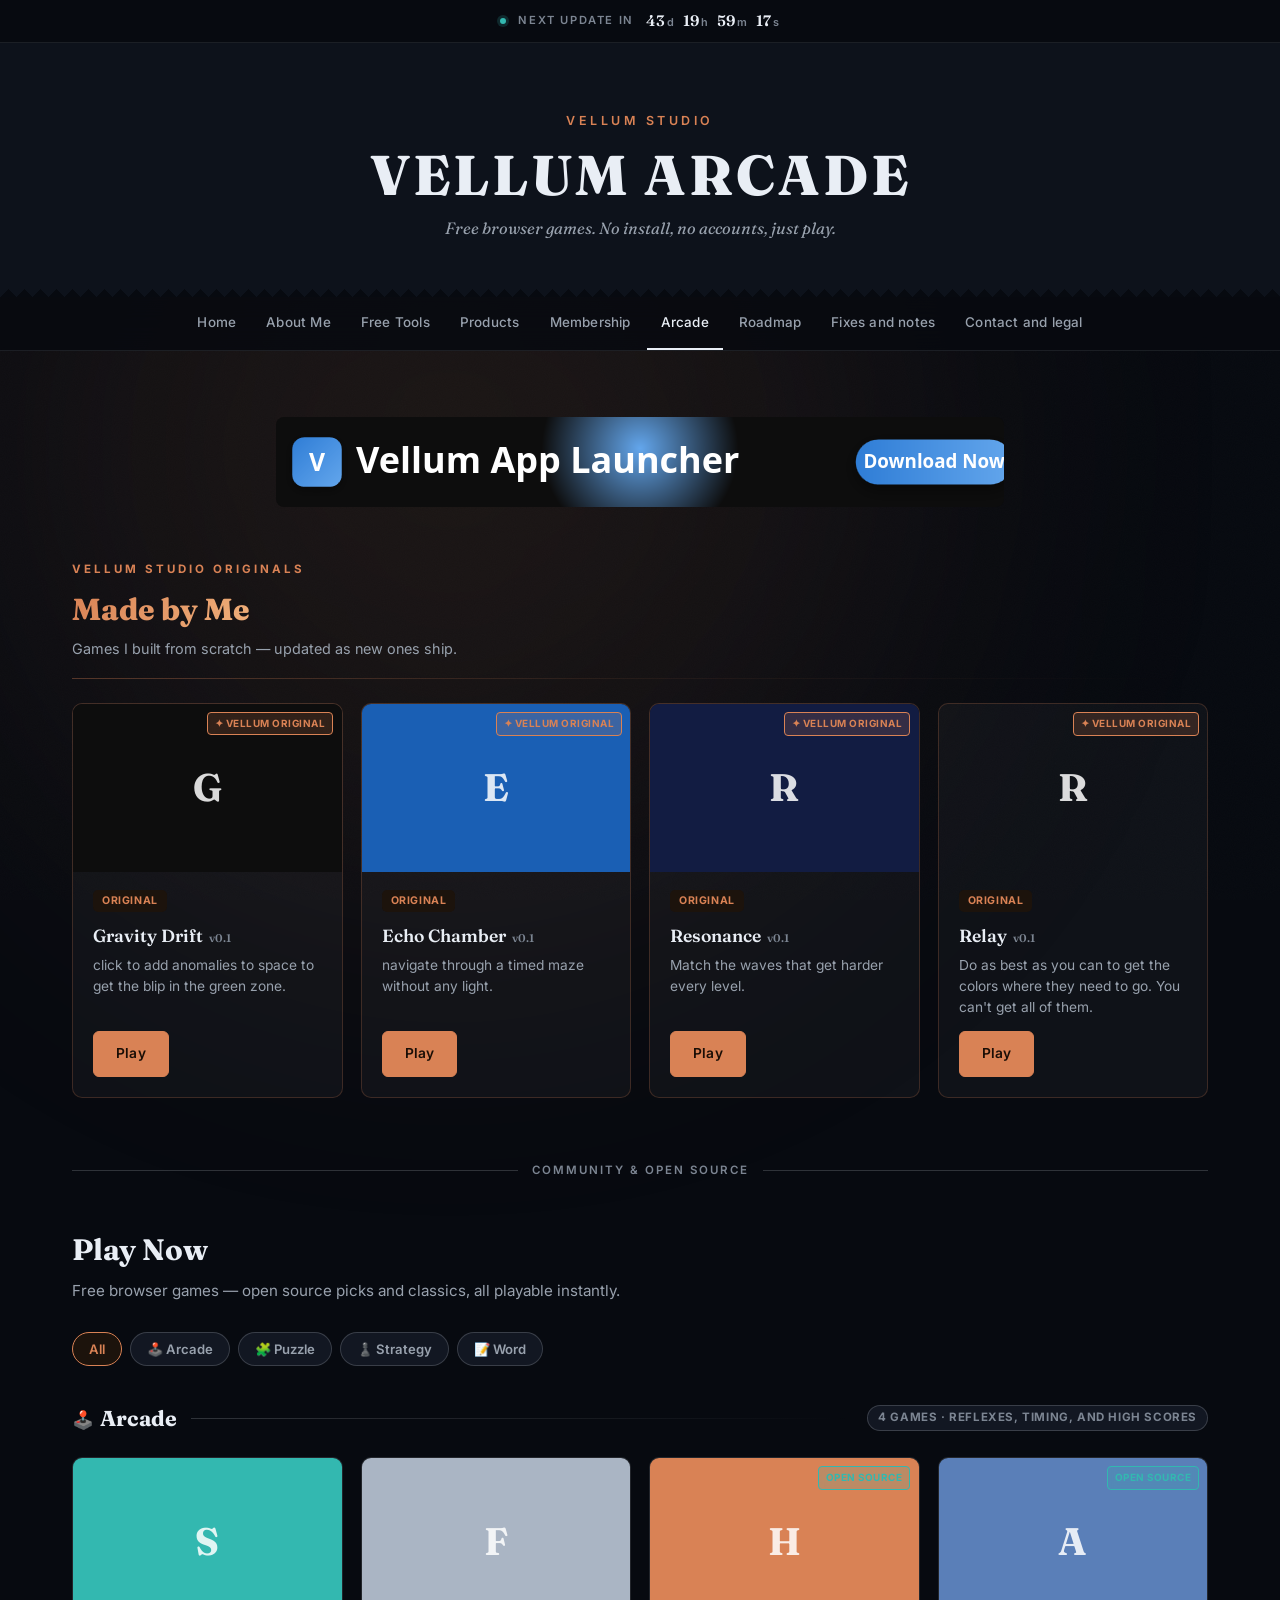
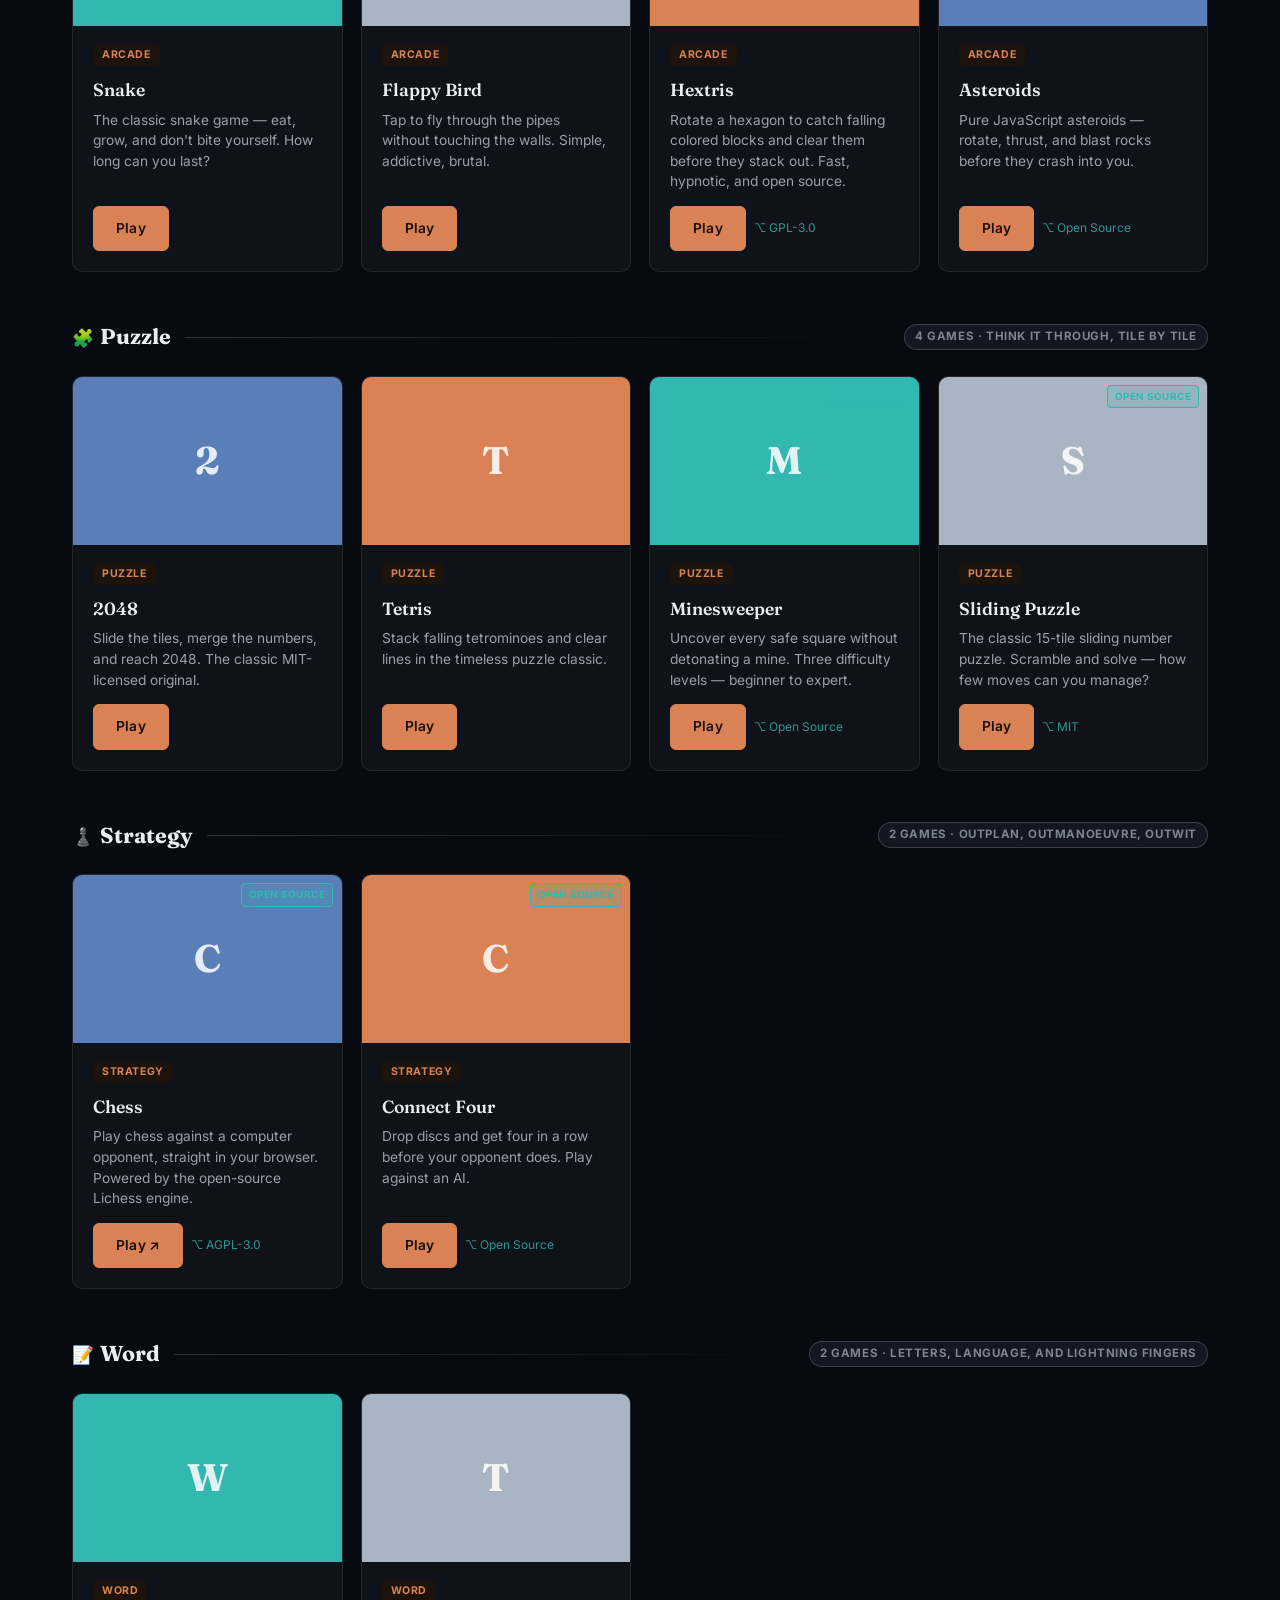
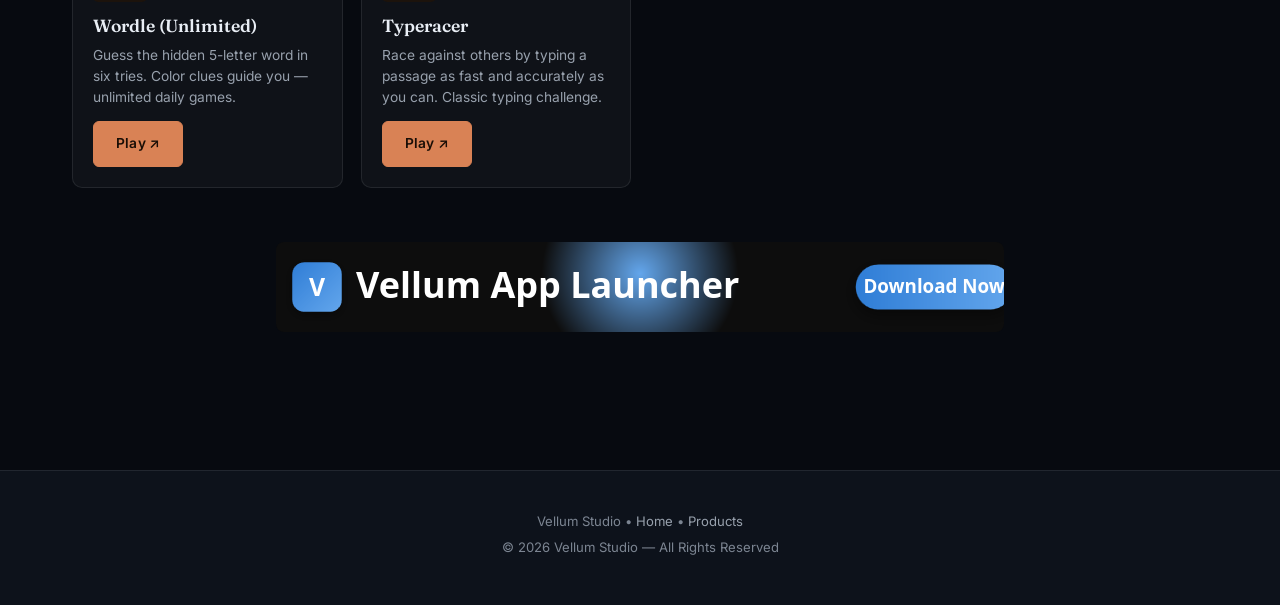
<file: arcade.html>
<!DOCTYPE html>
<html lang="en">
<head>
<meta charset="UTF-8">
<meta name="viewport" content="width=device-width, initial-scale=1.0">
<title>Vellum Arcade — Free Browser Games | Vellum Studio</title>
<meta name="description" content="Vellum Arcade — a growing collection of free browser games from Vellum Studio. Play instantly, no install required.">
<meta property="og:title" content="Vellum Arcade — Free Browser Games">
<meta property="og:description" content="A growing collection of free browser games from Vellum Studio.">
<meta property="og:type" content="website">
<link rel="icon" type="image/svg+xml" href="[data-uri]">
<link rel="preconnect" href="https://fonts.googleapis.com">
<link href="https://fonts.googleapis.com/css2?family=Fraunces:ital,wght@0,500;0,600;0,800;1,500&family=Inter:wght@300;400;500;600;800&display=swap" rel="stylesheet">
<style>
*{margin:0;padding:0;box-sizing:border-box}
:root{
  --ink-950:#070a10;--ink-900:#0d121b;--ink-850:#121722;--ink-800:#1a202c;
  --line:rgba(233,238,245,.09);--line-strong:rgba(233,238,245,.18);
  --text:#e9eef5;--text-dim:#98a1ad;--text-faint:#7c8592;
  --navy:#5a7fb8;--navy-dim:rgba(90,127,184,.35);--navy-bg:#10141f;
  --copper:#d98255;--copper-dim:rgba(217,130,85,.35);--copper-bg:#1c130c;
  --teal:#33b8b0;--teal-dim:rgba(51,184,176,.35);--teal-bg:#0b1817;
  --silver:#aab5c4;--silver-dim:rgba(170,181,196,.35);--silver-bg:#14171c;
  --font-display:'Fraunces',serif;--font-body:'Inter',sans-serif;
}
body{font-family:var(--font-body);background:var(--ink-950);color:var(--text);overflow-x:hidden;}
.bg-glow{position:fixed;inset:0;z-index:-3;}
.bg-glow::before{
  content:"";position:absolute;width:900px;height:900px;border-radius:50%;
  filter:blur(170px);background:rgba(217,130,85,.16);
  animation:float 18s ease-in-out infinite;
}
@keyframes float{
  0%{transform:translate(-10%,-10%) scale(1)}
  50%{transform:translate(35%,20%) scale(1.25)}
  100%{transform:translate(-10%,-10%) scale(1)}
}
.grid-bg{
  position:fixed;inset:0;z-index:-2;opacity:.06;
  background-image:linear-gradient(rgba(255,255,255,.12) 1px,transparent 1px),linear-gradient(90deg,rgba(255,255,255,.12) 1px,transparent 1px);
  background-size:45px 45px;
}
.grain{
  position:fixed;inset:0;z-index:-1;pointer-events:none;opacity:.035;
  background-image:url("data:image/svg+xml,%3Csvg viewBox='0 0 200 200' xmlns='http://www.w3.org/2000/svg'%3E%3Cfilter id='n'%3E%3CfeTurbulence type='fractalNoise' baseFrequency='0.85' numOctaves='4' stitchTiles='stitch'/%3E%3C/filter%3E%3Crect width='100%25' height='100%25' filter='url(%23n)'/%3E%3C/svg%3E");
  background-repeat:repeat;background-size:180px 180px;
}
.deckle{
  height:16px;width:100%;background-color:var(--ink-950);
  background-image:linear-gradient(135deg,var(--ink-900) 50%,transparent 50%),linear-gradient(-135deg,var(--ink-900) 50%,transparent 50%);
  background-position:0 0,0 0;background-size:16px 16px;background-repeat:repeat-x;
}
header{text-align:center;padding:110px 20px 0;background:var(--ink-900);}
.eyebrow{font-size:.78rem;letter-spacing:3px;text-transform:uppercase;color:var(--copper);font-weight:600;margin-bottom:14px;}
header h1{font-family:var(--font-display);font-size:4.2rem;font-weight:800;letter-spacing:1px;}
header h1 a{color:inherit;text-decoration:none;}
header p.tagline{color:var(--text-dim);margin-top:10px;font-size:1.05rem;font-family:var(--font-display);font-style:italic;}
header .deckle-spacer{height:48px;}
nav{
  display:flex;justify-content:center;gap:8px;flex-wrap:wrap;
  padding:16px 20px;position:sticky;top:0;backdrop-filter:blur(14px);
  background:rgba(8,9,11,.78);z-index:10;border-bottom:1px solid var(--line);
}
.nav-link{
  padding:10px 18px;border-radius:8px;border:1px solid var(--line-strong);
  background:var(--ink-850);color:var(--text-dim);cursor:pointer;transition:.2s;
  font-size:.88rem;font-weight:600;font-family:var(--font-body);text-decoration:none;display:inline-block;
}
.nav-link:hover{transform:translateY(-1px);color:var(--text);border-color:var(--text-faint);}
.nav-link.active{background:var(--ink-800);border-color:var(--copper);color:var(--copper);box-shadow:0 0 16px var(--copper-dim);}
main{max-width:1180px;margin:auto;padding:54px 22px 84px;animation:.3s fade ease;}
@keyframes fade{from{opacity:0;transform:translateY(8px)}to{opacity:1;transform:translateY(0)}}
.section-title{font-family:var(--font-display);font-size:2rem;font-weight:700;margin-bottom:6px;}
.section-sub{color:var(--text-dim);font-size:.95rem;margin-bottom:30px;max-width:560px;}
/* ---- Ad slots ---- */
.ad-slot{
  border:1px dashed var(--line-strong);border-radius:10px;background:rgba(255,255,255,.02);
  display:flex;flex-direction:column;align-items:center;justify-content:center;
  color:var(--text-faint);font-size:.75rem;letter-spacing:1.5px;text-transform:uppercase;
  font-weight:700;text-align:center;gap:6px;padding:10px;
}
.ad-slot span.ad-note{font-size:.68rem;letter-spacing:.4px;text-transform:none;color:var(--text-faint);font-weight:400;max-width:260px;}
.ad-leaderboard{width:100%;min-height:110px;margin-bottom:44px;}
.ad-leaderboard.top{margin-top:0;}
/* ---- My Games section ---- */
.my-games-section{
  margin-bottom:64px;
}
.my-games-header{
  display:flex;align-items:flex-end;justify-content:space-between;
  flex-wrap:wrap;gap:12px;margin-bottom:6px;
}
.my-games-eyebrow{
  font-size:.72rem;letter-spacing:3px;text-transform:uppercase;
  color:var(--copper);font-weight:700;margin-bottom:8px;
}
.my-games-title{
  font-family:var(--font-display);font-size:1.9rem;font-weight:800;
  background:linear-gradient(120deg,var(--copper),#f0b07a,var(--copper));
  -webkit-background-clip:text;-webkit-text-fill-color:transparent;background-clip:text;
}
.my-games-sub{
  color:var(--text-dim);font-size:.9rem;margin-top:4px;
}
.my-games-divider{
  width:100%;height:1px;
  background:linear-gradient(90deg,var(--copper-dim),rgba(217,130,85,.08),transparent);
  margin:18px 0 24px;
}
/* My game cards get a slightly warmer border to stand out */
.my-game-card{
  border-color:rgba(217,130,85,.22)!important;
}
.my-game-card:hover{
  border-color:var(--copper)!important;
  box-shadow:0 0 28px rgba(217,130,85,.22)!important;
}
.my-game-badge{
  position:absolute;top:8px;right:8px;
  background:rgba(217,130,85,.18);border:1px solid var(--copper);
  color:var(--copper);font-family:var(--font-body);font-size:.62rem;font-weight:700;
  letter-spacing:.5px;text-transform:uppercase;padding:3px 7px;border-radius:4px;
  backdrop-filter:blur(4px);
}
.my-games-empty{
  border:1px dashed rgba(217,130,85,.25);border-radius:10px;
  padding:48px 32px;text-align:center;
  background:rgba(217,130,85,.03);
}
.my-games-empty p{color:var(--text-faint);font-size:.9rem;line-height:1.7;margin-bottom:6px;}
.my-games-empty code{
  font-size:.78rem;background:var(--ink-800);padding:2px 7px;border-radius:4px;
  color:var(--teal);font-family:monospace;
}
/* divider between my-games and community section */
.section-divider{
  display:flex;align-items:center;gap:14px;margin:0 0 48px;
}
.section-divider-line{
  flex:1;height:1px;background:var(--line-strong);
}
.section-divider-label{
  font-size:.72rem;letter-spacing:2px;text-transform:uppercase;
  color:var(--text-faint);font-weight:600;white-space:nowrap;
}
/* ---- Filter bar ---- */
.filter-bar{display:flex;flex-wrap:wrap;gap:8px;margin-bottom:36px;}
.filter-btn{
  padding:8px 16px;border-radius:20px;border:1px solid var(--line-strong);
  background:var(--ink-850);color:var(--text-dim);font-size:.82rem;font-weight:600;
  cursor:pointer;transition:.2s;font-family:var(--font-body);
}
.filter-btn:hover{color:var(--text);border-color:var(--text-faint);}
.filter-btn.active{background:var(--copper-bg);color:var(--copper);border-color:var(--copper);}
/* ---- Category separator ---- */
.cat-separator{
  display:flex;align-items:center;gap:14px;
  margin:48px 0 22px;
}
.cat-separator:first-child{ margin-top: 0; }
.cat-separator-label{
  font-family:var(--font-display);font-size:1.35rem;font-weight:700;
  color:var(--text);white-space:nowrap;
}
.cat-separator-icon{
  font-size:1.1rem;margin-right:2px;
}
.cat-separator-line{
  flex:1;height:1px;
  background:linear-gradient(90deg, var(--line-strong), transparent);
}
.cat-separator-tag{
  padding:3px 10px;border-radius:20px;border:1px solid var(--line-strong);
  font-size:.72rem;font-weight:700;letter-spacing:.6px;text-transform:uppercase;
  color:var(--text-faint);white-space:nowrap;background:var(--ink-850);
}
/* ---- Games grid ---- */
.grid-cards{
  display:grid;grid-template-columns:repeat(auto-fill,minmax(240px,1fr));
  gap:18px;margin-top:4px;
}
.game-card{
  background:rgba(255,255,255,.035);border:1px solid var(--line);border-radius:10px;
  overflow:hidden;transition:.22s;display:flex;flex-direction:column;
}
.game-card:hover{transform:translateY(-4px);border-color:var(--copper);box-shadow:0 0 22px rgba(217,130,85,.14);}
.game-thumb{
  aspect-ratio:16/10;width:100%;display:flex;align-items:center;justify-content:center;
  font-family:var(--font-display);font-size:2.4rem;font-weight:700;
  color:rgba(255,255,255,.85);position:relative;overflow:hidden;
}
.game-thumb img{width:100%;height:100%;object-fit:cover;display:block;}
.open-src-badge{
  position:absolute;top:8px;right:8px;
  background:rgba(51,184,176,.18);border:1px solid var(--teal);
  color:var(--teal);font-family:var(--font-body);font-size:.62rem;font-weight:700;
  letter-spacing:.5px;text-transform:uppercase;padding:3px 7px;border-radius:4px;
  backdrop-filter:blur(4px);
}
.game-body{padding:18px 20px 20px;display:flex;flex-direction:column;flex:1;}
.game-tag{
  display:inline-block;align-self:flex-start;padding:3px 9px;border-radius:5px;
  font-size:.66rem;font-weight:700;letter-spacing:.6px;text-transform:uppercase;
  margin-bottom:10px;background:var(--copper-bg);color:var(--copper);
}
.game-card h3{font-family:var(--font-display);font-size:1.1rem;font-weight:600;margin-bottom:6px;}
.game-card p.game-desc{color:var(--text-dim);font-size:.86rem;line-height:1.5;margin-bottom:14px;flex:1;}
.game-card-footer{display:flex;align-items:center;gap:8px;margin-top:auto;}
.main-btn{
  display:inline-block;padding:9px 16px;border-radius:7px;text-decoration:none;
  font-weight:600;font-size:.84rem;cursor:pointer;transition:.2s;font-family:var(--font-body);
  border:1px solid transparent;
}
.btn-copper{background:transparent;color:var(--copper);border-color:var(--copper);}
.btn-copper:hover{background:var(--copper);color:#1f1006;}
.src-link{
  font-size:.75rem;color:var(--teal);text-decoration:none;opacity:.8;transition:.2s;
  display:inline-flex;align-items:center;gap:3px;
}
.src-link:hover{opacity:1;text-decoration:underline;}
/* ---- Modal ---- */
.modal-overlay{
  position:fixed;inset:0;background:rgba(4,5,7,.92);backdrop-filter:blur(6px);
  display:none;align-items:center;justify-content:center;z-index:100;padding:16px;
}
.modal-overlay.open{display:flex;}
.modal-box{
  background:var(--ink-900);border:1px solid var(--line-strong);border-radius:12px;
  overflow:hidden;display:flex;flex-direction:column;max-width:98vw;max-height:96vh;
}
.modal-head{
  display:flex;align-items:center;justify-content:space-between;
  padding:12px 16px;border-bottom:1px solid var(--line);flex-shrink:0;
}
.modal-head h3{font-family:var(--font-display);font-size:1.05rem;}
.modal-head-right{display:flex;gap:8px;align-items:center;}
.modal-close{
  background:none;border:1px solid var(--line-strong);color:var(--text-dim);
  border-radius:6px;padding:6px 12px;cursor:pointer;font-size:.85rem;
}
.modal-close:hover{color:var(--text);border-color:var(--text-faint);}
.modal-open-tab{
  background:none;border:1px solid var(--copper);color:var(--copper);
  border-radius:6px;padding:6px 12px;cursor:pointer;font-size:.85rem;
  text-decoration:none;font-family:var(--font-body);font-weight:600;
}
.modal-open-tab:hover{background:var(--copper);color:#1f1006;}
.modal-frame-wrap{flex:1;overflow:hidden;background:#000;display:flex;}
.modal-frame-wrap iframe{width:100%;height:100%;border:0;display:block;}
.modal-blocked{
  display:none;flex-direction:column;align-items:center;justify-content:center;
  gap:14px;padding:32px;text-align:center;height:100%;min-height:200px;
}
.modal-blocked.visible{display:flex;}
.modal-blocked p{color:var(--text-dim);font-size:.9rem;line-height:1.6;max-width:340px;}
.modal-blocked a{
  display:inline-block;padding:10px 20px;border-radius:7px;
  background:var(--copper);color:#1f1006;font-weight:700;font-size:.9rem;
  text-decoration:none;transition:.2s;
}
.modal-blocked a:hover{opacity:.85;}
footer{text-align:center;padding:40px 20px;color:var(--text-faint);font-size:.82rem;border-top:1px solid var(--line);}
footer a{color:var(--text-dim);}
@media(max-width:640px){
  header h1{font-size:2.6rem;}
  .ad-leaderboard{min-height:90px;}
  .cat-separator-tag{display:none;}
}
</style>
<link rel="stylesheet" href="vellum.css">
<script src="vellum.js" defer></script>
</head>
<body>
<div class="bg-glow"></div>
<div class="grid-bg"></div>
<div class="grain"></div>
<header>
  <p class="eyebrow">Vellum Studio</p>
  <h1><a href="#">VELLUM ARCADE</a></h1>
  <p class="tagline">Free browser games. No install, no accounts, just play.</p>
  <div class="deckle-spacer"></div>
</header>
<div class="deckle"></div>
<nav aria-label="Primary">
  <a class="nav-link" href="index.html">Home</a>
  <a class="nav-link" href="about.html">About Me</a>
  <a class="nav-link" href="tools.html">Free Tools</a>
  <a class="nav-link" href="products.html">Products</a>
  <a class="nav-link" href="membership.html">Membership</a>
  <a class="nav-link active" href="arcade.html">Arcade</a>
  <a class="nav-link" href="roadmap.html">Roadmap</a>
  <a class="nav-link" href="fixes.html">Fixes and notes</a>
  <a class="nav-link" href="contact.html">Contact and legal</a>
</nav>
<main id="main-content">
<div class="ad-slot ad-leaderboard top" style="padding:0; border:none; background:transparent;">
  <a href="https://vellumtech55.github.io/vellum/products.html" target="_blank" rel="noopener">
    <img src="ads/vellum_banner_lb(1).png"
         alt="Vellum Studio Ad"
         style="width:100%; max-width:728px; height:auto; border-radius:8px; display:block;">
  </a>
</div>
  <!-- ============================================================
       MY GAMES — your own creations live here
  ================================================================ -->
  <div class="my-games-section" id="my-games-section">
    <div class="my-games-header">
      <div>
        <p class="my-games-eyebrow">Vellum Studio Originals</p>
        <h2 class="my-games-title">Made by Me</h2>
        <p class="my-games-sub">Games I built from scratch — updated as new ones ship.</p>
      </div>
    </div>
    <div class="my-games-divider"></div>
    <div class="grid-cards" id="my-games-grid"></div>
  </div>
  <!-- Divider between original and community sections -->
  <div class="section-divider">
    <div class="section-divider-line"></div>
    <span class="section-divider-label">Community &amp; Open Source</span>
    <div class="section-divider-line"></div>
  </div>
  <h2 class="section-title" id="games">Play Now</h2>
  <p class="section-sub">Free browser games — open source picks and classics, all playable instantly.</p>
  <div class="filter-bar" id="filter-bar"></div>
  <div id="games-container"></div>
  <div class="ad-slot ad-leaderboard" style="margin-top:44px; padding:0; border:none; background:transparent;">
    <a href="https://vellumtech55.github.io/vellum/products.html" target="_blank" rel="noopener">
      <img src="ads/vellum_banner_lb(1).png"
           alt="Vellum Studio Ad"
           style="width:100%; max-width:728px; height:auto; border-radius:8px; display:block;">
    </a>
  </div>
</main>
<!-- Modal -->
<div class="modal-overlay" id="modal-overlay">
  <div class="modal-box" id="modal-box">
    <div class="modal-head">
      <h3 id="modal-title">Game</h3>
      <div class="modal-head-right">
        <a class="modal-open-tab" id="modal-open-tab" href="#" target="_blank" rel="noopener">Open in new tab ↗</a>
        <button class="modal-close" id="modal-close">Close ✕</button>
      </div>
    </div>
    <div class="modal-frame-wrap" id="modal-frame-wrap">
      <iframe id="modal-frame" src="" title="Game" allowfullscreen allow="fullscreen; gamepad; autoplay"></iframe>
    </div>
    <div class="modal-blocked" id="modal-blocked">
      <p id="modal-blocked-msg">This game can't be embedded here. You can still play it directly:</p>
      <a id="modal-blocked-link" href="#" target="_blank" rel="noopener">Play in new tab ↗</a>
    </div>
  </div>
</div>
<footer>
  <p>Vellum Studio &bull; <a href="index.html">Home</a> &bull; <a href="products.html">Products</a></p>
  <p style="margin-top:6px">© 2026 Vellum Studio — All Rights Reserved</p>
</footer>
<script>
/* =====================================================================
   MY GAMES — your own creations
   ---------------------------------------------------------------------
   Add your games here. Same fields as GAMES below, plus one extra:
     version — optional string shown on the card e.g. "v1.2"
   Example:
     {
       title: "Void Drifter",
       category: "Arcade",
       desc: "My take on an endless space shooter. Dodge debris, collect cores.",
       color: "#5a7fb8",
       embed: "games/void-drifter/index.html", ← relative path to your game folder
       embedW: 800, embedH: 600,
       version: "v0.9 beta"
     }
   Leave the array empty ([]) and a placeholder card will appear instead.
   ===================================================================== */
const MY_GAMES = [
  {
       title: "Gravity Drift",
       category: "Original",
       desc: "click to add anomalies to space to get the blip in the green zone.",
       color: "#0d0d0d",
       embed: "games/gravity_drift",
       embedW: 800, embedH: 600,
       version: "v0.1"
     },
  {
       title: "Echo Chamber",
       category: "Original",
       desc: "navigate through a timed maze without any light.",
       color: "#1a5fb4",
       embed: "games/echo_chamber",
       embedW: 800, embedH: 600,
       version: "v0.1"
     },
   {
       title: "Resonance",
       category: "Original",
       desc: "Match the waves that get harder every level.",
       color: "#121c42",
       embed: "games/resonance",
       embedW: 800, embedH: 600,
       version: "v0.1"
     },
     {
       title: "Relay",
       category: "Original",
       desc: "Do as best as you can to get the colors where they need to go. You can't get all of them.",
       color: "#3008847",
       embed: "games/relay",
       embedW: 800, embedH: 600,
       version: "v0.1"
     }
];
/* =====================================================================
   GAMES DATA
   ---------------------------------------------------------------------
   Each object needs:
     title, category, desc — required
     color — hex for placeholder thumb bg (optional)
     thumb — image URL (optional)
     embed — URL for in-page iframe popup
     url — external link (use instead of embed if site blocks iframes)
     embedW / embedH — modal size in px (default 900×600)
     openSource — { label, href } shows badge + source link (optional)
   ===================================================================== */
const GAMES = [
  // ── ARCADE ──────────────────────────────────────────────────────────
  {
    title: "Snake",
    category: "Arcade",
    desc: "The classic snake game — eat, grow, and don't bite yourself. How long can you last?",
    color: "#33b8b0",
    embed: "https://gamezipper.com/snake/",
    embedW: 900, embedH: 600
  },
  {
    title: "Flappy Bird",
    category: "Arcade",
    desc: "Tap to fly through the pipes without touching the walls. Simple, addictive, brutal.",
    color: "#aab5c4",
    embed: "https://gamezipper.com/flappy-bird/",
    embedW: 420, embedH: 640
  },
  {
    title: "Hextris",
    category: "Arcade",
    desc: "Rotate a hexagon to catch falling colored blocks and clear them before they stack out. Fast, hypnotic, and open source.",
    color: "#d98255",
    embed: "https://hextris.github.io/hextris/",
    embedW: 700, embedH: 700,
    openSource: { label: "GPL-3.0", href: "https://github.com/Hextris/hextris" }
  },
  {
    title: "Asteroids",
    category: "Arcade",
    desc: "Pure JavaScript asteroids — rotate, thrust, and blast rocks before they crash into you.",
    color: "#5a7fb8",
    embed: "https://timrossback.github.io/asteroids/",
    embedW: 800, embedH: 600,
    openSource: { label: "Open Source", href: "https://github.com/timrossback/asteroids" }
  },
  // ── PUZZLE ──────────────────────────────────────────────────────────
  {
    title: "2048",
    category: "Puzzle",
    desc: "Slide the tiles, merge the numbers, and reach 2048. The classic MIT-licensed original.",
    color: "#5a7fb8",
    embed: "https://gamezipper.com/2048/",
    embedW: 540, embedH: 680
  },
  {
    title: "Tetris",
    category: "Puzzle",
    desc: "Stack falling tetrominoes and clear lines in the timeless puzzle classic.",
    color: "#d98255",
    embed: "https://gamezipper.com/tetris/",
    embedW: 540, embedH: 680
  },
  {
    title: "Minesweeper",
    category: "Puzzle",
    desc: "Uncover every safe square without detonating a mine. Three difficulty levels — beginner to expert.",
    color: "#33b8b0",
    embed: "https://minesweeper-playonline.github.io/",
    embedW: 860, embedH: 640,
    openSource: { label: "Open Source", href: "https://github.com/minesweeper-playonline/minesweeper-playonline.github.io" }
  },
  {
    title: "Sliding Puzzle",
    category: "Puzzle",
    desc: "The classic 15-tile sliding number puzzle. Scramble and solve — how few moves can you manage?",
    color: "#aab5c4",
    embed: "https://scholtzm.github.io/sliding-puzzle/",
    embedW: 640, embedH: 600,
    openSource: { label: "MIT", href: "https://github.com/scholtzm/sliding-puzzle" }
  },
  // ── STRATEGY ────────────────────────────────────────────────────────
  {
    title: "Chess",
    category: "Strategy",
    desc: "Play chess against a computer opponent, straight in your browser. Powered by the open-source Lichess engine.",
    color: "#5a7fb8",
    url: "https://lichess.org/",
    embedW: 900, embedH: 700,
    openSource: { label: "AGPL-3.0", href: "https://github.com/lichess-org/lila" }
  },
  {
    title: "Connect Four",
    category: "Strategy",
    desc: "Drop discs and get four in a row before your opponent does. Play against an AI.",
    color: "#d98255",
    embed: "https://c4.bitbucket.io/",
    embedW: 700, embedH: 620,
    openSource: { label: "Open Source", href: "https://bitbucket.org/Superfishycode/c4" }
  },
  // ── WORD ────────────────────────────────────────────────────────────
  {
    title: "Wordle (Unlimited)",
    category: "Word",
    desc: "Guess the hidden 5-letter word in six tries. Color clues guide you — unlimited daily games.",
    color: "#33b8b0",
    url: "https://wordleunlimited.org/",
    embedW: 680, embedH: 720
  },
  {
    title: "Typeracer",
    category: "Word",
    desc: "Race against others by typing a passage as fast and accurately as you can. Classic typing challenge.",
    color: "#aab5c4",
    url: "https://play.typeracer.com/",
    embedW: 900, embedH: 600
  }
];
/* =====================================================================
   CONFIG
   ===================================================================== */
const THEME_COLORS = ["#5a7fb8","#d98255","#33b8b0","#aab5c4"];
// Category display config — icon + accent color
const CATEGORY_META = {
  "Arcade": { icon:"🕹️", desc:"Reflexes, timing, and high scores" },
  "Puzzle": { icon:"🧩", desc:"Think it through, tile by tile" },
  "Strategy": { icon:"♟️", desc:"Outplan, outmanoeuvre, outwit" },
  "Word": { icon:"📝", desc:"Letters, language, and lightning fingers" },
};
function colorFor(game, i){ return game.color || THEME_COLORS[i % THEME_COLORS.length]; }
/* ---- My Games section ---- */
function myGameCardHTML(game, i){
  const bg = colorFor(game, i);
  const initial = game.title.charAt(0).toUpperCase();
  const badge = `<span class="my-game-badge">✦ Vellum Original</span>`;
  const versionTag = game.version
    ? `<span style="font-size:.7rem;color:var(--text-faint);margin-left:6px">${game.version}</span>` : "";
  const thumb = game.thumb
    ? `<div class="game-thumb"><img src="${game.thumb}" alt="${game.title} thumbnail">${badge}</div>`
    : `<div class="game-thumb" style="background:${bg}">${initial}${badge}</div>`;
  const w = game.embedW || 900, h = game.embedH || 600;
  let playBtn = "";
  if(game.embed){
    playBtn = `<a class="main-btn btn-copper play-btn" href="#"
        data-embed="${game.embed}" data-title="${game.title}"
        data-url="${game.embed}" data-w="${w}" data-h="${h}">Play</a>`;
  } else if(game.url){
    playBtn = `<a class="main-btn btn-copper" href="${game.url}" target="_blank" rel="noopener">Play ↗</a>`;
  }
  return `<div class="game-card my-game-card">
    ${thumb}
    <div class="game-body">
      <span class="game-tag">${game.category}</span>
      <h3>${game.title}${versionTag}</h3>
      <p class="game-desc">${game.desc}</p>
      <div class="game-card-footer">${playBtn}</div>
    </div>
  </div>`;
}
function renderMyGames(){
  const grid = document.getElementById("my-games-grid");
  if(!MY_GAMES.length){
    grid.innerHTML = `<div class="my-games-empty" style="grid-column:1/-1">
      <p>Your games will appear here.</p>
      <p>Add an object to <code>MY_GAMES</code> in the page source and it shows up instantly.</p>
    </div>`;
    return;
  }
  grid.innerHTML = MY_GAMES.map((g, i) => myGameCardHTML(g, i)).join("");
  grid.querySelectorAll(".play-btn").forEach(btn => {
    btn.addEventListener("click", e => {
      e.preventDefault();
      openModal(btn.dataset.title, btn.dataset.embed, btn.dataset.url,
        parseInt(btn.dataset.w), parseInt(btn.dataset.h));
    });
  });
}
/* ---- Filter bar ---- */
function renderFilterBar(){
  const bar = document.getElementById("filter-bar");
  const cats = ["All", ...Object.keys(CATEGORY_META).filter(c => GAMES.some(g => g.category === c))];
  bar.innerHTML = cats.map((c, i) =>
    `<button class="filter-btn${i===0?" active":""}" data-filter="${c}">
      ${CATEGORY_META[c] ? CATEGORY_META[c].icon + " " : ""}${c}
    </button>`
  ).join("");
  bar.addEventListener("click", e => {
    const btn = e.target.closest(".filter-btn");
    if(!btn) return;
    bar.querySelectorAll(".filter-btn").forEach(b => b.classList.remove("active"));
    btn.classList.add("active");
    renderGames(btn.dataset.filter);
  });
}
/* ---- Game card ---- */
function gameCardHTML(game, globalIdx){
  const bg = colorFor(game, globalIdx);
  const initial = game.title.charAt(0).toUpperCase();
  const thumb = game.thumb
    ? `<div class="game-thumb"><img src="${game.thumb}" alt="${game.title} thumbnail">${game.openSource ? '<span class="open-src-badge">Open Source</span>' : ''}</div>`
    : `<div class="game-thumb" style="background:${bg}">${initial}${game.openSource ? '<span class="open-src-badge">Open Source</span>' : ''}</div>`;
  const w = game.embedW || 900, h = game.embedH || 600;
  let playBtn = "";
  if(game.embed){
    playBtn = `<a class="main-btn btn-copper play-btn" href="#"
        data-embed="${game.embed}" data-title="${game.title}"
        data-url="${game.embed}" data-w="${w}" data-h="${h}">Play</a>`;
  } else {
    playBtn = `<a class="main-btn btn-copper" href="${game.url||'#'}" target="_blank" rel="noopener">Play ↗</a>`;
  }
  const srcLink = game.openSource
    ? `<a class="src-link" href="${game.openSource.href}" target="_blank" rel="noopener">⌥ ${game.openSource.label}</a>`
    : "";
  return `<div class="game-card">
    ${thumb}
    <div class="game-body">
      <span class="game-tag">${game.category}</span>
      <h3>${game.title}</h3>
      <p class="game-desc">${game.desc}</p>
      <div class="game-card-footer">
        ${playBtn}
        ${srcLink}
      </div>
    </div>
  </div>`;
}
/* ---- Category separator ---- */
function catSeparatorHTML(cat, count){
  const meta = CATEGORY_META[cat] || { icon:"🎮", desc:"" };
  return `<div class="cat-separator">
    <span class="cat-separator-label"><span class="cat-separator-icon">${meta.icon}</span> ${cat}</span>
    <div class="cat-separator-line"></div>
    <span class="cat-separator-tag">${count} game${count!==1?"s":""} · ${meta.desc}</span>
  </div>`;
}
/* ---- Render everything ---- */
function renderGames(filter = "All"){
  const container = document.getElementById("games-container");
  const list = GAMES.filter(g => filter === "All" || g.category === filter);
  if(!list.length){
    container.innerHTML = `<p style="color:var(--text-dim)">No games in this category yet.</p>`;
    return;
  }
  let html = "";
  if(filter === "All"){
    // Group by category order
    const catOrder = [...new Set(GAMES.map(g => g.category))];
    catOrder.forEach(cat => {
      const catGames = list.filter(g => g.category === cat);
      if(!catGames.length) return;
      html += catSeparatorHTML(cat, catGames.length);
      html += `<div class="grid-cards">`;
      catGames.forEach((game, i) => {
        const globalIdx = GAMES.indexOf(game);
        html += gameCardHTML(game, globalIdx);
      });
      html += `</div>`;
    });
  } else {
    // Single category — no separator header needed, just one grid
    html += catSeparatorHTML(filter, list.length);
    html += `<div class="grid-cards">`;
    list.forEach((game, i) => {
      const globalIdx = GAMES.indexOf(game);
      html += gameCardHTML(game, globalIdx);
    });
    html += `</div>`;
  }
  container.innerHTML = html;
  container.querySelectorAll(".play-btn").forEach(btn => {
    btn.addEventListener("click", e => {
      e.preventDefault();
      openModal(btn.dataset.title, btn.dataset.embed, btn.dataset.url, parseInt(btn.dataset.w), parseInt(btn.dataset.h));
    });
  });
}
/* ---- Modal ---- */
let embedCheckTimer = null;
function openModal(title, embedUrl, directUrl, w, h){
  document.getElementById("modal-title").textContent = title;
  document.getElementById("modal-open-tab").href = directUrl || embedUrl;
  const box = document.getElementById("modal-box");
  box.style.width = Math.min(window.innerWidth * 0.96, w + 2) + "px";
  box.style.height = Math.min(window.innerHeight * 0.92, h + 50) + "px";
  document.getElementById("modal-frame-wrap").style.display = "flex";
  document.getElementById("modal-blocked").classList.remove("visible");
  const frame = document.getElementById("modal-frame");
  frame.src = "";
  frame.style.opacity = "0";
  document.getElementById("modal-overlay").classList.add("open");
  document.body.style.overflow = "hidden";
  setTimeout(() => { frame.src = embedUrl; }, 60);
  frame.onload = () => {
    frame.style.transition = "opacity .3s";
    frame.style.opacity = "1";
    try {
      const body = frame.contentDocument && frame.contentDocument.body;
      if(body && body.innerHTML.trim() === "") showBlocked(title, directUrl || embedUrl);
    } catch(e){}
  };
  document.getElementById("modal-blocked-link").href = directUrl || embedUrl;
  document.getElementById("modal-blocked-msg").textContent =
    `"${title}" can't be shown in an iframe (the site blocks embedding). Open it directly instead:`;
  clearTimeout(embedCheckTimer);
  embedCheckTimer = setTimeout(() => {
    const f = document.getElementById("modal-frame");
    if(f.style.opacity !== "1") showBlocked(title, directUrl || embedUrl);
  }, 8000);
}
function showBlocked(title, url){
  document.getElementById("modal-frame-wrap").style.display = "none";
  document.getElementById("modal-blocked").classList.add("visible");
  document.getElementById("modal-blocked-link").href = url;
}
function closeModal(){
  clearTimeout(embedCheckTimer);
  document.getElementById("modal-overlay").classList.remove("open");
  document.getElementById("modal-frame").src = "";
  document.getElementById("modal-frame").style.opacity = "0";
  document.getElementById("modal-frame-wrap").style.display = "flex";
  document.getElementById("modal-blocked").classList.remove("visible");
  document.body.style.overflow = "";
}
document.getElementById("modal-close").addEventListener("click", closeModal);
document.getElementById("modal-overlay").addEventListener("click", e => {
  if(e.target.id === "modal-overlay") closeModal();
});
document.addEventListener("keydown", e => { if(e.key === "Escape") closeModal(); });
renderMyGames();
renderFilterBar();
renderGames();
</script>
</body>
</html>
</file>
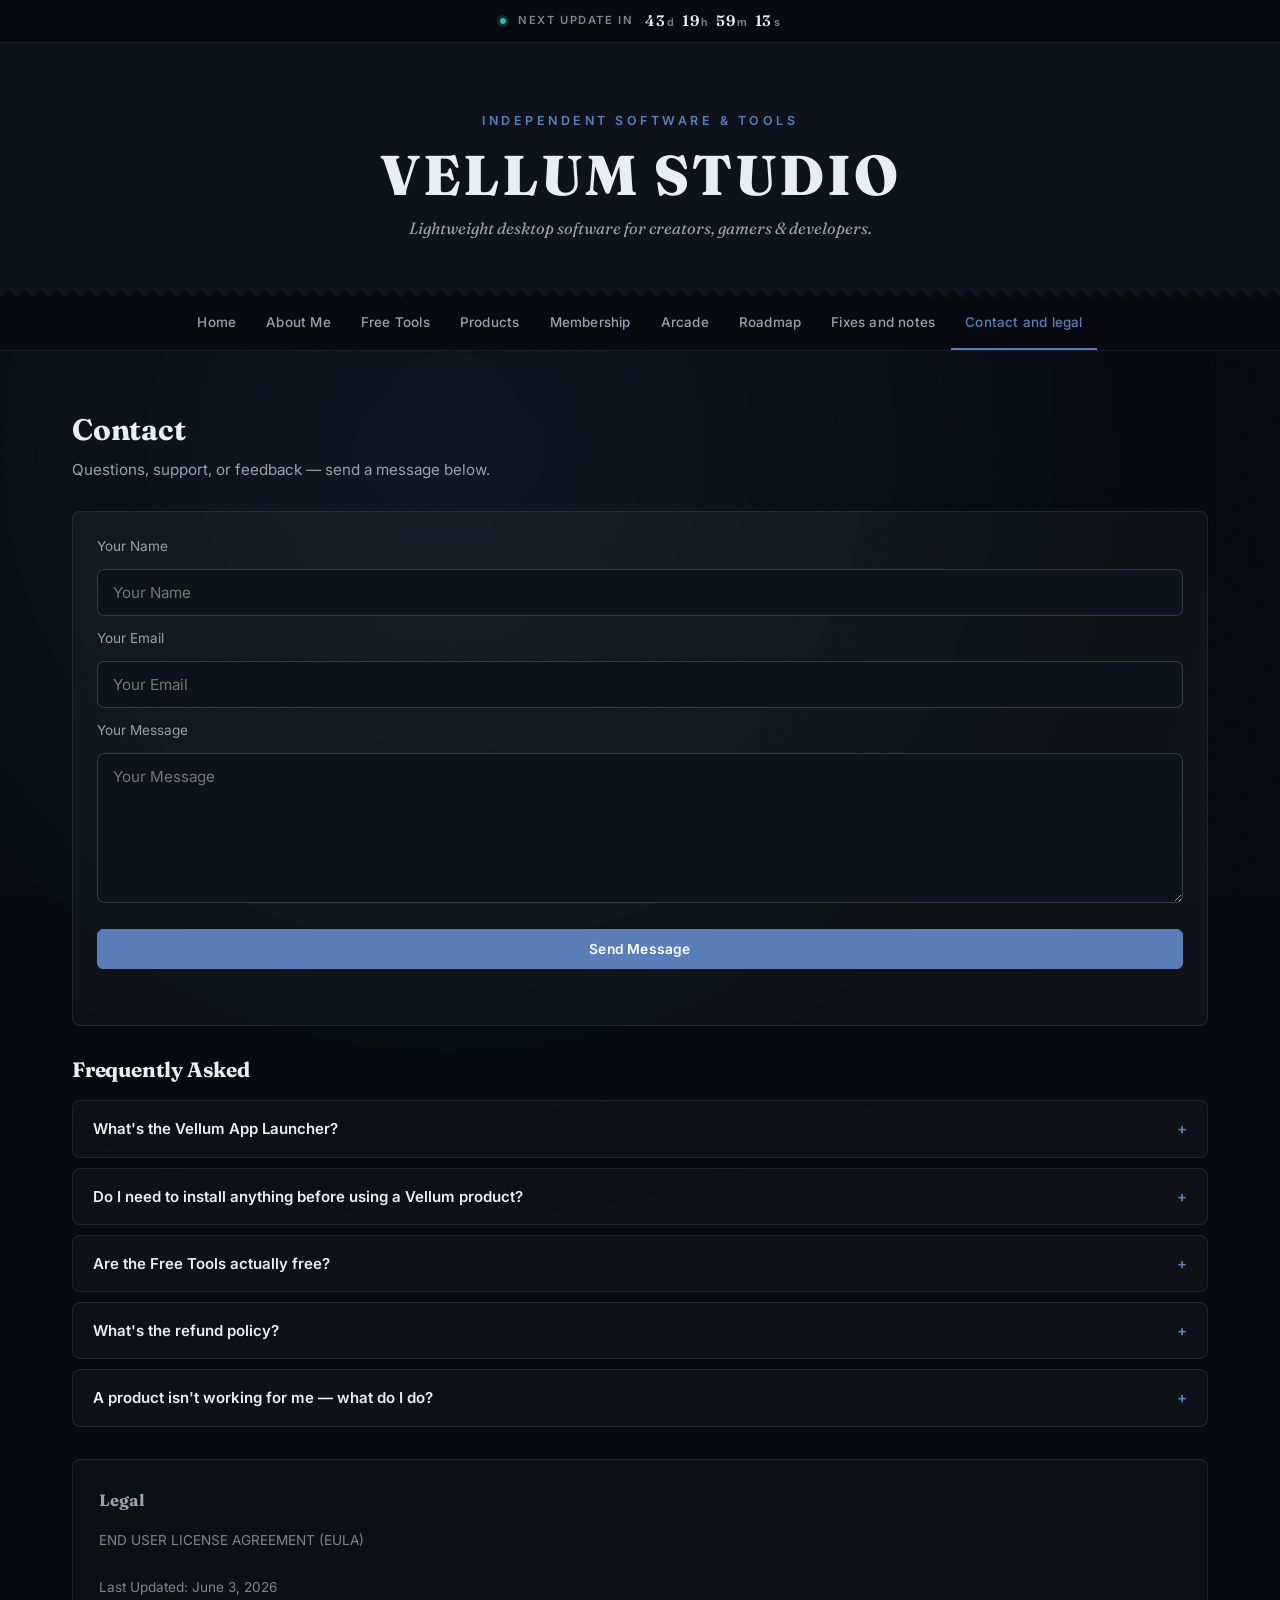
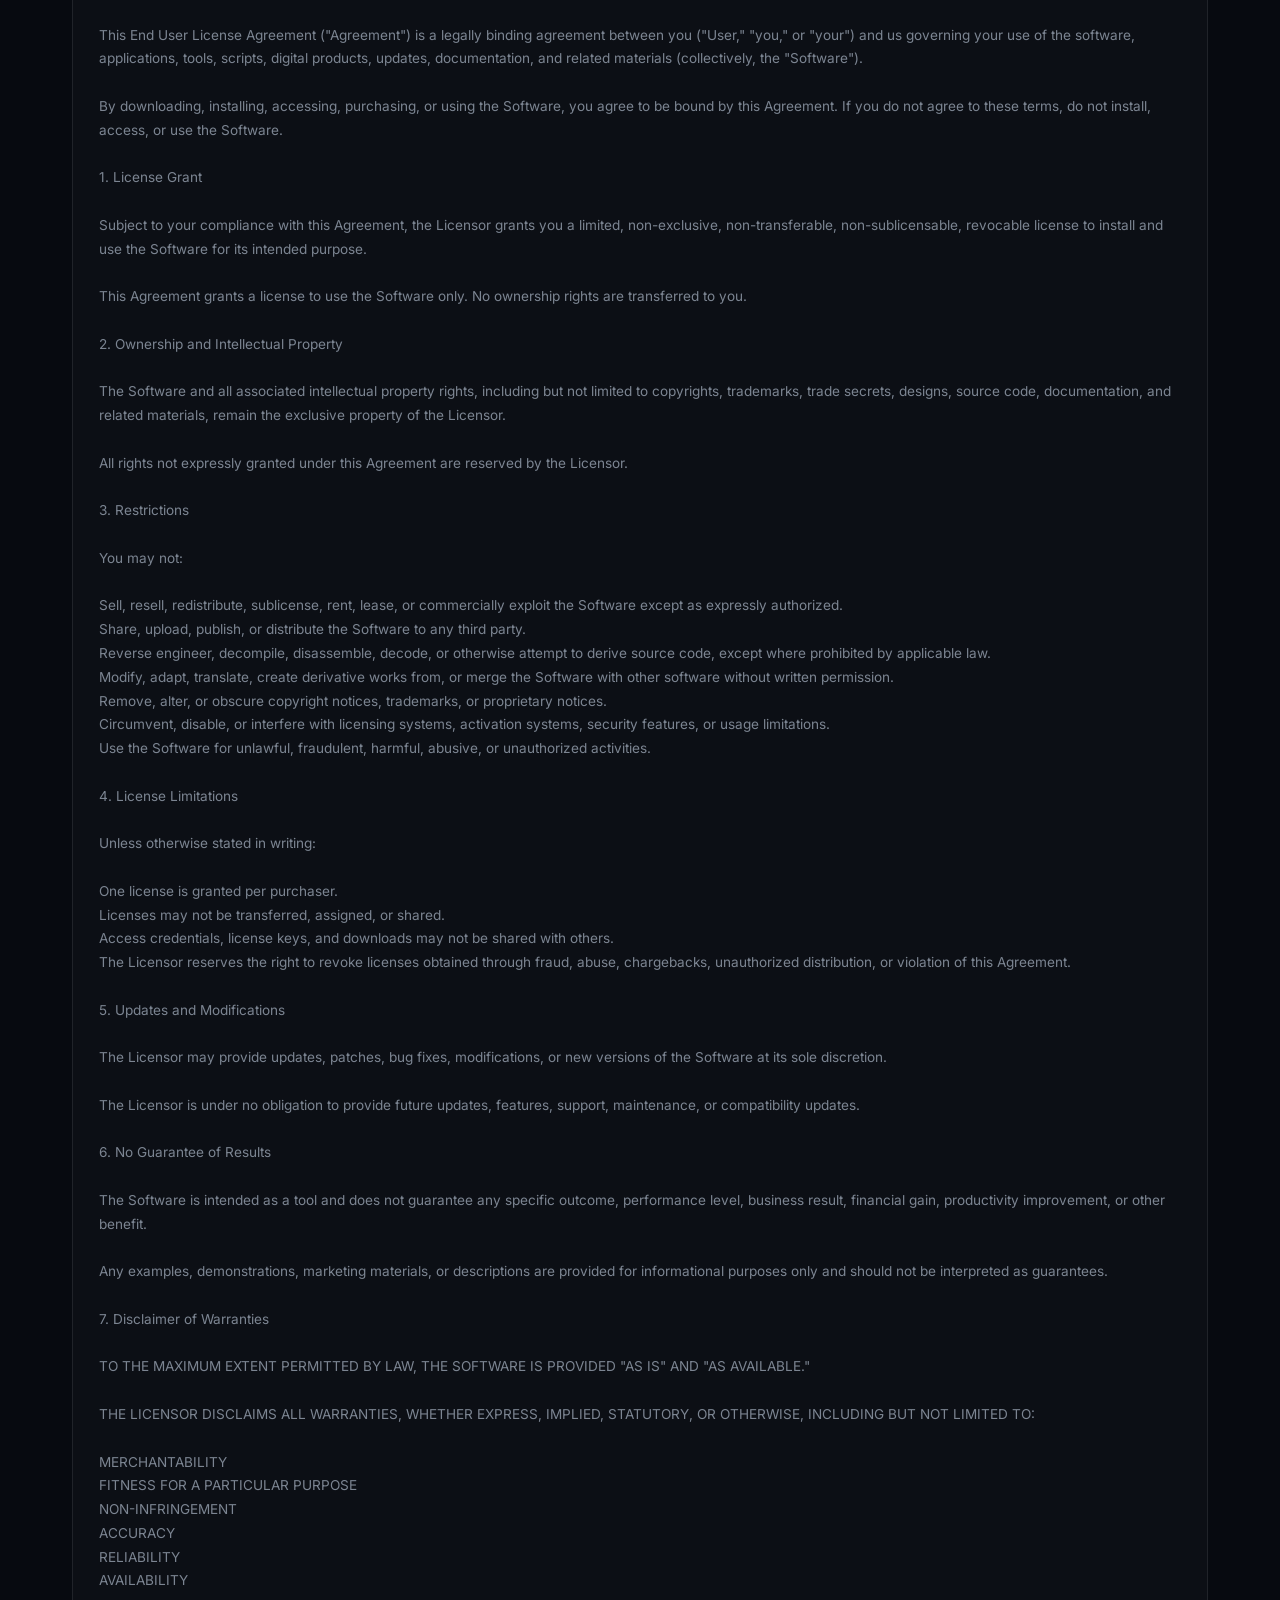
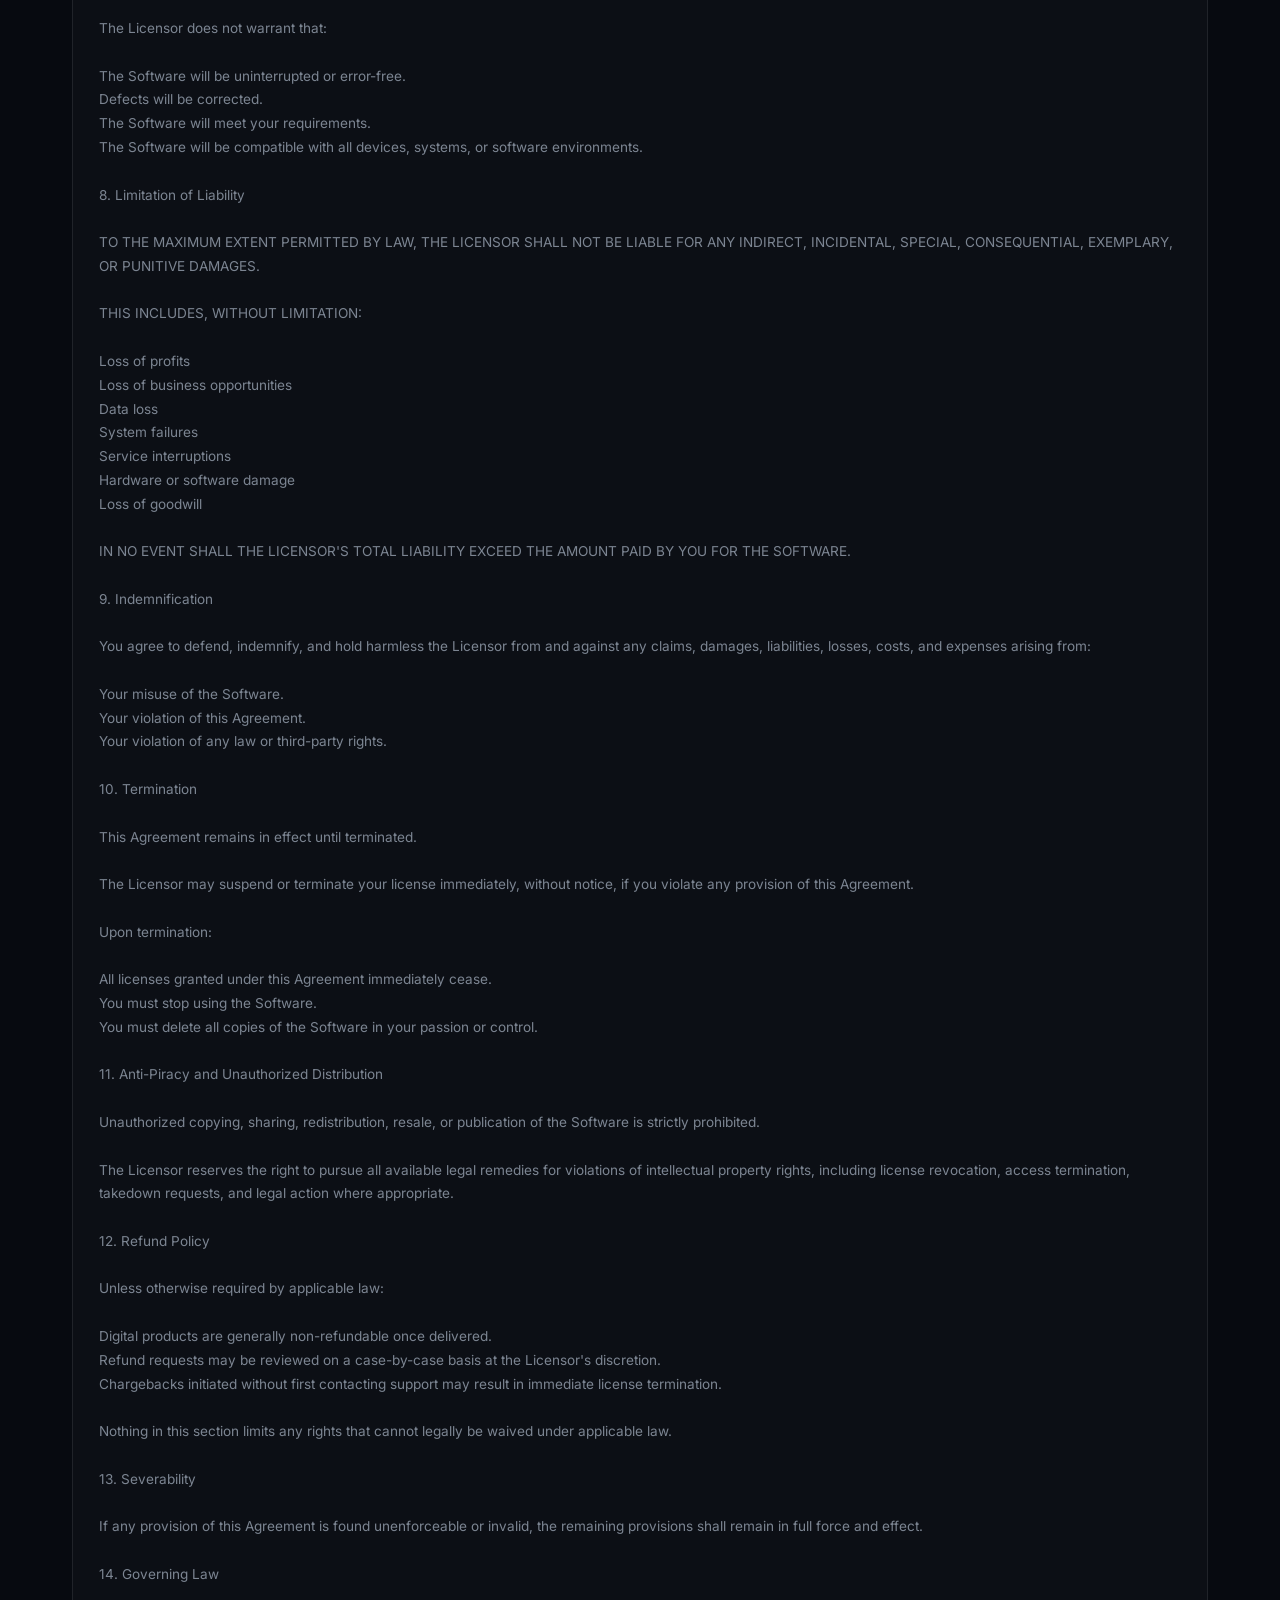
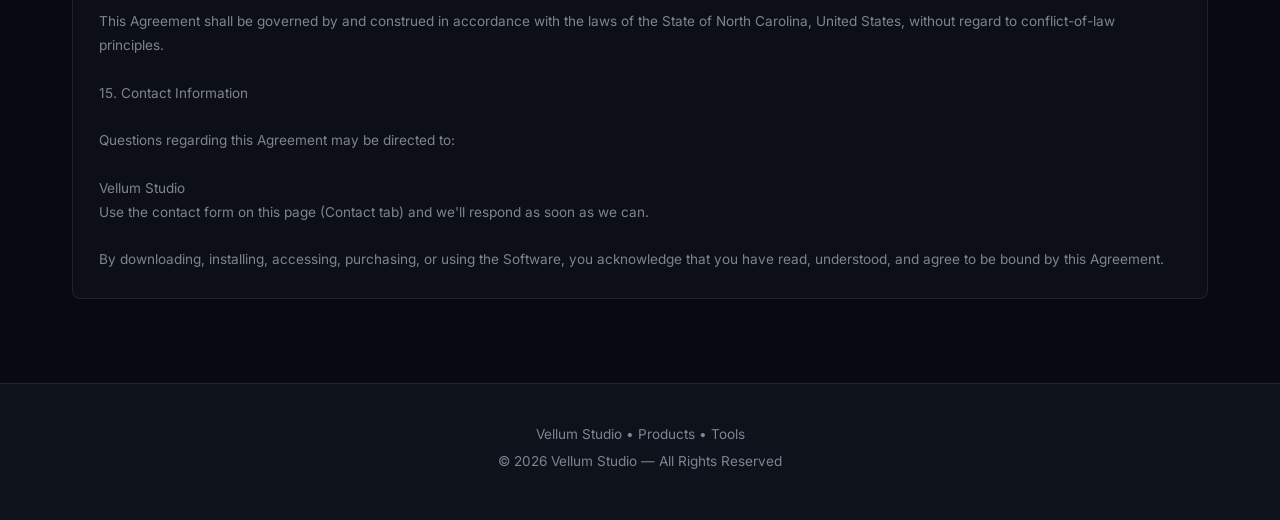
<file: contact.html>
<!DOCTYPE html>
<html lang="en">
<head>
<meta charset="UTF-8">
<meta name="viewport" content="width=device-width, initial-scale=1.0">
<title>Contact &amp; Legal — Vellum Studio</title>
<meta name="description" content="Get in touch with Vellum Studio for support, feedback, or questions. Includes frequently asked questions and the End User License Agreement (EULA).">
<meta property="og:title" content="Contact &amp; Legal — Vellum Studio">
<meta property="og:description" content="Questions, support, or feedback — send a message, or read the FAQ and license terms.">
<meta property="og:url" content="https://vellumtech55.github.io/vellum/contact.html">
<meta property="og:type" content="website">
<link rel="canonical" href="https://vellumtech55.github.io/vellum/contact.html">
<link rel="icon" type="image/svg+xml" href="[data-uri]">
<link rel="preconnect" href="https://fonts.googleapis.com">
<link href="https://fonts.googleapis.com/css2?family=Fraunces:ital,wght@0,500;0,600;0,800;1,500&family=Inter:wght@300;400;500;600;800&display=swap" rel="stylesheet">
<style>
*{margin:0;padding:0;box-sizing:border-box}

:root{
  --ink-950:#070a10;
  --ink-900:#0d121b;
  --ink-850:#121722;
  --ink-800:#1a202c;
  --line:rgba(233,238,245,.09);
  --line-strong:rgba(233,238,245,.18);
  --text:#e9eef5;
  --text-dim:#98a1ad;
  --text-faint:#7c8592;

  --navy:#5a7fb8;
  --navy-dim:rgba(90,127,184,.35);
  --navy-bg:#10141f;

  --copper:#d98255;
  --copper-dim:rgba(217,130,85,.35);
  --copper-bg:#1c130c;

  --teal:#33b8b0;
  --teal-dim:rgba(51,184,176,.35);
  --teal-bg:#0b1817;

  --silver:#aab5c4;
  --silver-dim:rgba(170,181,196,.35);
  --silver-bg:#14171c;

  --font-display:'Fraunces',serif;
  --font-body:'Inter',sans-serif;
}

body{
  font-family:var(--font-body);
  background:var(--ink-950);
  color:var(--text);
  overflow-x:hidden;
}

.bg-glow{
  position:fixed;
  inset:0;
  z-index:-3;
}
.bg-glow::before{
  content:"";
  position:absolute;
  width:900px;
  height:900px;
  border-radius:50%;
  filter:blur(170px);
  background:rgba(90,127,184,.16);
  animation:float 18s ease-in-out infinite;
}
.bg-glow.copper::before{ background:rgba(217,130,85,.18); }
.bg-glow.teal::before{ background:rgba(51,184,176,.14); }
.bg-glow.silver::before { background:rgba(170,181,196,.16); }

@keyframes float{
  0%  {transform:translate(-10%,-10%) scale(1)}
  50% {transform:translate(35%,20%) scale(1.25)}
  100%{transform:translate(-10%,-10%) scale(1)}
}

.grid-bg{
  position:fixed;
  inset:0;
  z-index:-2;
  opacity:.06;
  background-image:
    linear-gradient(rgba(255,255,255,.12) 1px,transparent 1px),
    linear-gradient(90deg,rgba(255,255,255,.12) 1px,transparent 1px);
  background-size:45px 45px;
}

.grain{
  position:fixed;
  inset:0;
  z-index:-1;
  pointer-events:none;
  opacity:.035;
  background-image:url("data:image/svg+xml,%3Csvg viewBox='0 0 200 200' xmlns='http://www.w3.org/2000/svg'%3E%3Cfilter id='n'%3E%3CfeTurbulence type='fractalNoise' baseFrequency='0.85' numOctaves='4' stitchTiles='stitch'/%3E%3C/filter%3E%3Crect width='100%25' height='100%25' filter='url(%23n)'/%3E%3C/svg%3E");
  background-repeat:repeat;
  background-size:180px 180px;
}

.deckle{
  height:16px;
  width:100%;
  background-color:var(--ink-950);
  background-image:
    linear-gradient(135deg, var(--ink-900) 50%, transparent 50%),
    linear-gradient(-135deg, var(--ink-900) 50%, transparent 50%);
  background-position:0 0,0 0;
  background-size:16px 16px;
  background-repeat:repeat-x;
}

header{
  text-align:center;
  padding:110px 20px 0;
  background:var(--ink-900);
}

.eyebrow{
  font-size:.78rem;
  letter-spacing:3px;
  text-transform:uppercase;
  color:var(--navy);
  font-weight:600;
  margin-bottom:14px;
}

header h1{
  font-family:var(--font-display);
  font-size:4.2rem;
  font-weight:800;
  letter-spacing:1px;
}

header h1 a{
  color:inherit;
  text-decoration:none;
}

header p.tagline{
  color:var(--text-dim);
  margin-top:10px;
  font-size:1.05rem;
  font-family:var(--font-display);
  font-style:italic;
}

.hero{
  max-width:780px;
  margin:36px auto 0;
  padding:30px 34px;
  border-radius:4px;
  background:rgba(255,255,255,.035);
  border:1px solid var(--line);
  text-align:left;
}

.hero h2{font-size:.78rem;color:var(--text-faint);text-transform:uppercase;letter-spacing:2.5px;margin-bottom:10px;font-weight:600}
.hero h3{font-family:var(--font-display);font-size:1.5rem;margin-bottom:10px;font-weight:600}
.hero p{color:var(--text-dim);font-size:.95rem;line-height:1.6}

header .deckle-spacer{ height:48px; }

nav{
  display:flex;
  justify-content:center;
  gap:8px;
  flex-wrap:wrap;
  padding:16px 20px;
  position:sticky;
  top:0;
  backdrop-filter:blur(14px);
  background:rgba(8,9,11,.78);
  z-index:10;
  border-bottom:1px solid var(--line);
}

.nav-link{
  padding:10px 18px;
  border-radius:8px;
  border:1px solid var(--line-strong);
  background:var(--ink-850);
  color:var(--text-dim);
  cursor:pointer;
  transition:.2s;
  font-size:.88rem;
  font-weight:600;
  font-family:var(--font-body);
  text-decoration:none;
  display:inline-block;
}

.nav-link:hover{
  transform:translateY(-1px);
  color:var(--text);
  border-color:var(--text-faint);
}

.nav-link.active{ background:var(--ink-800); }
.nav-link.active[data-accent="navy"]   { border-color:var(--navy);    color:var(--navy);    box-shadow:0 0 16px var(--navy-dim); }
.nav-link.active[data-accent="copper"]{ border-color:var(--copper); color:var(--copper); box-shadow:0 0 16px var(--copper-dim); }
.nav-link.active[data-accent="teal"]{ border-color:var(--teal); color:var(--teal); box-shadow:0 0 16px var(--teal-dim); }
.nav-link.active[data-accent="silver"] { border-color:var(--silver);  color:var(--silver);  box-shadow:0 0 16px var(--silver-dim); }

main{
  max-width:1180px;
  margin:auto;
  padding:54px 22px 84px;
  animation:.3s fade ease;
}
@keyframes fade{
  from{opacity:0;transform:translateY(8px)}
  to  {opacity:1;transform:translateY(0)}
}

.section-title{
  font-family:var(--font-display);
  font-size:2rem;
  font-weight:700;
  margin-bottom:6px;
}
.section-sub{
  color:var(--text-dim);
  font-size:.95rem;
  margin-bottom:30px;
  max-width:560px;
}

.grid-cards{
  display:grid;
  grid-template-columns:repeat(auto-fit,minmax(260px,1fr));
  gap:18px;
  margin-top:4px;
}

.card{
  background:rgba(255,255,255,.035);
  border:1px solid var(--line);
  border-radius:10px;
  padding:24px;
  transition:.22s;
}
.card:hover{ transform:translateY(-4px); border-color:var(--line-strong); }

.theme-navy .card:hover    { border-color:var(--navy);    box-shadow:0 0 22px rgba(90,127,184,.14); }
.theme-copper .card:hover { border-color:var(--copper); box-shadow:0 0 22px rgba(217,130,85,.16); }
.theme-teal .card:hover { border-color:var(--teal); box-shadow:0 0 22px rgba(51,184,176,.14); }
.theme-silver .card:hover  { border-color:var(--silver);  box-shadow:0 0 22px rgba(170,181,196,.16); }

.card h3{ font-family:var(--font-display); font-size:1.18rem; font-weight:600; margin-bottom:8px; }
.card p{ color:var(--text-dim); font-size:.92rem; line-height:1.55; }

.badge{
  display:inline-block;
  padding:4px 10px;
  border-radius:5px;
  font-size:.7rem;
  font-weight:700;
  letter-spacing:.6px;
  text-transform:uppercase;
  margin-bottom:10px;
}
.badge.navy{ background:var(--navy-bg); color:var(--navy); }
.badge.copper{ background:var(--copper-bg); color:var(--copper); }
.badge.teal{ background:var(--teal-bg); color:var(--teal); }
.badge.silver{ background:var(--silver-bg); color:var(--silver); }

.stat-card h3{ font-family:var(--font-display); font-size:2.1rem; font-weight:700; margin-bottom:4px; }
.stat-card p{ color:var(--text-faint); font-size:.85rem; }

.main-btn{
  display:inline-block;
  margin-top:14px;
  padding:10px 18px;
  border-radius:7px;
  text-decoration:none;
  font-weight:600;
  font-size:.86rem;
  cursor:pointer;
  transition:.2s;
  font-family:var(--font-body);
  border:1px solid transparent;
}
.btn-navy   { background:transparent; color:var(--navy);    border-color:var(--navy); }
.btn-navy:hover   { background:var(--navy);    color:#0d121b; }
.btn-copper{ background:transparent; color:var(--copper); border-color:var(--copper); }
.btn-copper:hover{ background:var(--copper); color:#1f1006; }
.btn-teal{ background:transparent; color:var(--teal); border-color:var(--teal); }
.btn-teal:hover{ background:var(--teal); color:#041615; }
.btn-silver { background:transparent; color:var(--silver);  border-color:var(--silver); }
.btn-silver:hover { background:var(--silver);  color:#12151a; }

.roadmap{ display:flex; flex-direction:column; gap:12px; }
.step{
  padding:16px 20px;
  border-left:3px solid var(--navy);
  background:rgba(255,255,255,.03);
  border-radius:6px;
  font-size:.93rem;
  color:var(--text-dim);
}
.step b{ color:var(--text); }

form{ display:flex; flex-direction:column; gap:12px; margin-bottom:32px; }
input,textarea{
  background:var(--ink-900);
  border:1px solid var(--line-strong);
  color:var(--text);
  padding:13px 15px;
  border-radius:7px;
  font-size:.95rem;
  font-family:var(--font-body);
}
textarea{ min-height:150px; resize:vertical; }
input:focus,textarea:focus{ outline:none; border-color:var(--navy); }

.legal-box{
  background:rgba(255,255,255,.025);
  border:1px solid var(--line);
  border-radius:10px;
  padding:26px;
  line-height:1.75;
  color:var(--text-faint);
  font-size:.88rem;
}
.legal-box h3{ font-family:var(--font-display); color:var(--text-dim); margin-bottom:14px; }

footer{
  text-align:center;
  padding:36px 20px;
  color:var(--text-faint);
  border-top:1px solid var(--line);
  font-size:.85rem;
}
footer a{ color:var(--text-faint); }
footer a:hover{ color:var(--navy); }

.tool-card{
  background:rgba(255,255,255,.035);
  border:1px solid var(--line);
  border-radius:10px;
  overflow:hidden;
}
.tool-card > summary{
  list-style:none;
  cursor:pointer;
  padding:22px 24px;
  display:flex;
  align-items:center;
  justify-content:space-between;
  gap:12px;
}
.tool-card > summary::-webkit-details-marker{ display:none; }
.tool-card > summary .tool-meta h3{ font-family:var(--font-display); font-size:1.1rem; margin-bottom:4px; }
.tool-card > summary .tool-meta p{ color:var(--text-dim); font-size:.88rem; }
.tool-card > summary .chevron{ color:var(--silver); font-size:1.3rem; transition:.2s; flex-shrink:0; }
.tool-card[open] > summary .chevron{ transform:rotate(45deg); }
.tool-card[open]{ border-color:var(--silver); box-shadow:0 0 22px rgba(170,181,196,.13); }

.tool-body{ padding:0 24px 26px; border-top:1px solid var(--line); padding-top:20px; }

.tool-row{ display:flex; gap:10px; flex-wrap:wrap; align-items:center; margin-bottom:12px; }
.tool-row label{ font-size:.82rem; color:var(--text-dim); display:flex; align-items:center; gap:6px; }
.tool-stats{ display:flex; gap:22px; flex-wrap:wrap; margin-top:12px; }
.tool-stats div{ font-size:.8rem; color:var(--text-faint); }
.tool-stats span{ display:block; font-family:var(--font-display); font-size:1.4rem; color:var(--text); font-weight:600; }

.tool-out{
  background:var(--ink-950);
  border:1px solid var(--line-strong);
  border-radius:7px;
  padding:14px 16px;
  font-family:ui-monospace,monospace;
  font-size:.85rem;
  color:var(--text-dim);
  white-space:pre-wrap;
  word-break:break-word;
  min-height:44px;
}
.tool-out.error{ color:var(--copper); }
.tool-out.pass{ color:var(--teal); }

.btn-small{
  padding:8px 14px;
  border-radius:6px;
  border:1px solid var(--silver);
  background:transparent;
  color:var(--silver);
  font-size:.83rem;
  font-weight:600;
  cursor:pointer;
  font-family:var(--font-body);
  transition:.2s;
}
.btn-small:hover{ background:var(--silver); color:#12151a; }

.swatch-pair{ display:flex; gap:14px; align-items:center; flex-wrap:wrap; }
.swatch-pair .pair-block{ display:flex; align-items:center; gap:8px; background:var(--ink-950); border:1px solid var(--line-strong); padding:8px 10px; border-radius:7px; }
.swatch-pair input[type=color]{ width:34px; height:34px; border:none; border-radius:5px; background:none; cursor:pointer; padding:0; }
.swatch-pair input[type=text]{ width:90px; padding:6px 8px; font-size:.82rem; }

.preview-text{ margin-top:14px; padding:16px; border-radius:7px; font-size:1rem; font-weight:600; text-align:center; }

.range-row{ display:flex; align-items:center; gap:10px; flex:1; min-width:180px; }
.range-row input[type=range]{ flex:1; accent-color:var(--silver); }
.checkbox-row{ display:flex; gap:16px; flex-wrap:wrap; margin-bottom:14px; }
.checkbox-row label{ font-size:.85rem; color:var(--text-dim); display:flex; align-items:center; gap:6px; cursor:pointer; }

.product-card{
  background:rgba(255,255,255,.035);
  border:1px solid var(--line);
  border-radius:10px;
  overflow:hidden;
  transition:.22s;
}
.product-card:hover{ transform:translateY(-2px); border-color:var(--line-strong); }

.product-card > summary{
  list-style:none;
  cursor:pointer;
  padding:22px 24px;
  display:flex;
  align-items:flex-start;
  justify-content:space-between;
  gap:16px;
}
.product-card > summary::-webkit-details-marker{ display:none; }

.product-summary-left{ flex:1; min-width:0; }
.product-summary-left h3{ font-family:var(--font-display); font-size:1.18rem; font-weight:600; margin-bottom:6px; }
.product-summary-left p{ color:var(--text-dim); font-size:.9rem; line-height:1.5; }

.product-card .chevron{ font-size:1.3rem; transition:.2s; flex-shrink:0; color:var(--text-faint); margin-top:2px; }
.product-card[open] .chevron{ transform:rotate(45deg); }

.product-card--navy[open]   { border-color:var(--navy);    box-shadow:0 0 22px rgba(90,127,184,.14); }
.product-card--navy .chevron{ color:var(--navy); }
.product-card--copper[open]{ border-color:var(--copper); box-shadow:0 0 22px rgba(217,130,85,.16); }
.product-card--copper .chevron{ color:var(--copper); }
.product-card--teal[open]{ border-color:var(--teal); box-shadow:0 0 22px rgba(51,184,176,.14); }
.product-card--teal .chevron{ color:var(--teal); }
.product-card--silver[open] { border-color:var(--silver);  box-shadow:0 0 22px rgba(170,181,196,.16); }
.product-card--silver .chevron{ color:var(--silver); }

.product-body{ padding:0 24px 26px; border-top:1px solid var(--line); padding-top:20px; }
.product-desc{ color:var(--text-dim); font-size:.92rem; line-height:1.6; margin-bottom:16px; }

.feature-list{ list-style:none; display:flex; flex-direction:column; gap:8px; margin-bottom:18px; }
.feature-list li{ font-size:.88rem; color:var(--text-dim); padding-left:22px; position:relative; line-height:1.5; }
.feature-list li::before{ content:"✓"; position:absolute; left:0; font-weight:700; }
.product-card--navy .feature-list li::before   { color:var(--navy); }
.product-card--copper .feature-list li::before{ color:var(--copper); }
.product-card--teal .feature-list li::before{ color:var(--teal); }
.product-card--silver .feature-list li::before { color:var(--silver); }

.product-meta-row{ display:flex; align-items:center; justify-content:space-between; flex-wrap:wrap; gap:8px 16px; margin-bottom:14px; font-size:.8rem; color:var(--text-faint); }
.product-meta-row .best-for b{ color:var(--text-dim); font-weight:600; }

.about-header{ display:flex; gap:28px; align-items:flex-start; flex-wrap:wrap; }
.about-intro{ flex:1; min-width:260px; }
.about-intro h3{ font-family:var(--font-display); font-size:1.6rem; font-weight:600; margin-bottom:10px; }
.about-intro p{ color:var(--text-dim); font-size:.95rem; line-height:1.65; margin-bottom:14px; }

.tech-badges{ display:flex; flex-wrap:wrap; gap:8px; margin-top:4px; margin-bottom:16px; }
.tech-badge{ background:var(--ink-900); border:1px solid var(--line-strong); color:var(--text-dim); padding:6px 13px; border-radius:20px; font-size:.78rem; font-weight:600; }

.social-links{ display:flex; flex-wrap:wrap; gap:10px; }
.social-links a{ color:var(--text-dim); text-decoration:none; font-size:.86rem; font-weight:600; border:1px solid var(--line-strong); padding:9px 16px; border-radius:7px; transition:.2s; }
.social-links a:hover{ border-color:var(--navy); color:var(--navy); }

.notice-banner{ display:flex; align-items:center; gap:10px; border-radius:8px; padding:13px 18px; margin-bottom:24px; font-size:.86rem; color:var(--text-dim); border:1px solid; }
.notice-banner a{ font-weight:700; text-decoration:none; }
.notice-banner a:hover{ text-decoration:underline; }
.notice-navy{ background:rgba(216,169,85,.07); border-color:rgba(216,169,85,.3); }
.notice-navy a{ color:var(--navy); }
.notice-copper{ background:rgba(217,130,85,.08); border-color:rgba(217,130,85,.3); }
.notice-copper a{ color:var(--copper); }
.notice-teal{ background:rgba(51,184,176,.08); border-color:rgba(43,214,163,.3); }
.notice-teal a{ color:var(--teal); }

.faq-list{ display:flex; flex-direction:column; gap:10px; margin-bottom:32px; }
.faq-item{ background:rgba(255,255,255,.03); border:1px solid var(--line); border-radius:8px; overflow:hidden; }
.faq-item summary{ list-style:none; cursor:pointer; padding:16px 20px; font-weight:600; font-size:.94rem; display:flex; justify-content:space-between; align-items:center; }
.faq-item summary::-webkit-details-marker{ display:none; }
.faq-item summary .chevron{ color:var(--navy); transition:.2s; }
.faq-item[open] summary .chevron{ transform:rotate(45deg); }
.faq-item p{ padding:0 20px 18px; color:var(--text-dim); font-size:.88rem; line-height:1.6; }


.skip-link{
  position:absolute;
  left:-9999px;
  top:0;
  background:var(--navy);
  color:#0d121b;
  padding:10px 16px;
  z-index:100;
  border-radius:0 0 6px 0;
  font-weight:600;
  text-decoration:none;
}
.skip-link:focus{ left:0; }

a:focus-visible, button:focus-visible, summary:focus-visible, input:focus-visible, [tabindex]:focus-visible{
  outline:2px solid var(--navy);
  outline-offset:2px;
}

@media (prefers-reduced-motion: reduce){
  .bg-glow::before{ animation:none; }
  main{ animation:none; }
}

@media(max-width:680px){
  header h1{ font-size:2.6rem; }
  main{ padding:40px 16px 64px; }
  .tool-card > summary{ padding:18px; }
}

</style>
<script type="application/ld+json">
{
  "@context": "https://schema.org",
  "@type": "FAQPage",
  "mainEntity": [
    {
      "@type": "Question",
      "name": "What's the Vellum App Launcher?",
      "acceptedAnswer": {
        "@type": "Answer",
        "text": "It's the easiest way to get Vellum products — download it once from the Products page, then use it to browse, install, and launch anything in the lineup."
      }
    },
    {
      "@type": "Question",
      "name": "Do I need to install anything before using a Vellum product?",
      "acceptedAnswer": {
        "@type": "Answer",
        "text": "Yes — every Vellum product is built on the same Python runtime, so the Dependencies pack needs to be installed once before any other tool will run."
      }
    },
    {
      "@type": "Question",
      "name": "Are the Free Tools actually free?",
      "acceptedAnswer": {
        "@type": "Answer",
        "text": "Yes. Everything on the Free Tools page runs directly in your browser — no account, download, or payment required."
      }
    },
    {
      "@type": "Question",
      "name": "What's the refund policy?",
      "acceptedAnswer": {
        "@type": "Answer",
        "text": "Digital products are generally non-refundable once delivered, but requests are reviewed case-by-case. Please contact us before opening a chargeback."
      }
    },
    {
      "@type": "Question",
      "name": "A product isn't working for me — what do I do?",
      "acceptedAnswer": {
        "@type": "Answer",
        "text": "Send a message using the contact form with what you're seeing and which product it's for, and we'll help you troubleshoot."
      }
    }
  ]
}
</script>
<link rel="stylesheet" href="vellum.css">
<script src="vellum.js" defer></script>
</head>
<body>

<a class="skip-link" href="#main-content">Skip to content</a>

<div class="bg-glow" id="bg"></div>
<div class="grid-bg"></div>
<div class="grain"></div>

<header>
  <p class="eyebrow">Independent software &amp; tools</p>
  <h1><a href="index.html">VELLUM STUDIO</a></h1>
  <p class="tagline">Lightweight desktop software for creators, gamers &amp; developers.</p>
  <div class="deckle-spacer"></div>
</header>
<div class="deckle"></div>

<nav aria-label="Primary">
  <a class="nav-link" data-accent="navy" href="index.html">Home</a>
  <a class="nav-link" data-accent="navy" href="about.html">About Me</a>
  <a class="nav-link" data-accent="silver" href="tools.html">Free Tools</a>
  <a class="nav-link" data-accent="navy" href="products.html">Products</a>
  <a class="nav-link" data-accent="navy" href="membership.html">Membership</a>
  <a class="nav-link" data-accent="copper" href="arcade.html">Arcade</a>
  <a class="nav-link" data-accent="navy" href="roadmap.html">Roadmap</a>
  <a class="nav-link" data-accent="navy" href="fixes.html">Fixes and notes</a>
  <a class="nav-link active" data-accent="navy" href="contact.html">Contact and legal</a>
</nav>

<main id="main-content" class="theme-navy">
  <h2 class="section-title">Contact</h2>
  <p class="section-sub">Questions, support, or feedback — send a message below.</p>

  <div class="card" style="margin-bottom:28px">
    <form action="https://formspree.io/f/mykvppey" method="POST">
      <label for="contact-name" style="color:var(--text-dim);font-size:.85rem">Your Name</label>
      <input type="text" id="contact-name" name="name" placeholder="Your Name" required>
      <label for="contact-email" style="color:var(--text-dim);font-size:.85rem">Your Email</label>
      <input type="email" id="contact-email" name="email" placeholder="Your Email" required>
      <label for="contact-message" style="color:var(--text-dim);font-size:.85rem">Your Message</label>
      <textarea id="contact-message" name="message" placeholder="Your Message" required></textarea>
      <button type="submit" class="main-btn btn-navy">Send Message</button>
    </form>
  </div>

  <h2 class="section-title" style="font-size:1.3rem;margin-bottom:14px">Frequently Asked</h2>
  <div class="faq-list">
    <details class="faq-item">
      <summary>What's the Vellum App Launcher? <span class="chevron">+</span></summary>
      <p>It's the easiest way to get Vellum products — download it once from the <a href="products.html#launcher-card" style="color:var(--silver)">Products page</a>, then use it to browse, install, and launch anything in the lineup.</p>
    </details>
    <details class="faq-item">
      <summary>Do I need to install anything before using a Vellum product? <span class="chevron">+</span></summary>
      <p>Yes — every Vellum product is built on the same Python runtime, so the <a href="index.html#dependencies-card" style="color:var(--navy)">Dependencies pack</a> needs to be installed once before any other tool will run.</p>
    </details>
    <details class="faq-item">
      <summary>Are the Free Tools actually free? <span class="chevron">+</span></summary>
      <p>Yes. Everything on the <a href="tools.html" style="color:var(--silver)">Free Tools</a> page runs directly in your browser — no account, download, or payment required.</p>
    </details>
    <details class="faq-item">
      <summary>What's the refund policy? <span class="chevron">+</span></summary>
      <p>Digital products are generally non-refundable once delivered, but requests are reviewed case-by-case. Please contact us before opening a chargeback — see the full terms in the EULA below.</p>
    </details>
    <details class="faq-item">
      <summary>A product isn't working for me — what do I do? <span class="chevron">+</span></summary>
      <p>Send a message using the form above with what you're seeing and which product it's for, and we'll help you troubleshoot.</p>
    </details>
  </div>

  <div class="legal-box">
    <h3>Legal</h3>
<pre style="white-space:pre-wrap;font-family:var(--font-body);font-size:.85rem;color:var(--text-faint);line-height:1.75">END USER LICENSE AGREEMENT (EULA)

Last Updated: June 3, 2026

This End User License Agreement ("Agreement") is a legally binding agreement between you ("User," "you," or "your") and us governing your use of the software, applications, tools, scripts, digital products, updates, documentation, and related materials (collectively, the "Software").

By downloading, installing, accessing, purchasing, or using the Software, you agree to be bound by this Agreement. If you do not agree to these terms, do not install, access, or use the Software.

1. License Grant

Subject to your compliance with this Agreement, the Licensor grants you a limited, non-exclusive, non-transferable, non-sublicensable, revocable license to install and use the Software for its intended purpose.

This Agreement grants a license to use the Software only. No ownership rights are transferred to you.

2. Ownership and Intellectual Property

The Software and all associated intellectual property rights, including but not limited to copyrights, trademarks, trade secrets, designs, source code, documentation, and related materials, remain the exclusive property of the Licensor.

All rights not expressly granted under this Agreement are reserved by the Licensor.

3. Restrictions

You may not:

Sell, resell, redistribute, sublicense, rent, lease, or commercially exploit the Software except as expressly authorized.
Share, upload, publish, or distribute the Software to any third party.
Reverse engineer, decompile, disassemble, decode, or otherwise attempt to derive source code, except where prohibited by applicable law.
Modify, adapt, translate, create derivative works from, or merge the Software with other software without written permission.
Remove, alter, or obscure copyright notices, trademarks, or proprietary notices.
Circumvent, disable, or interfere with licensing systems, activation systems, security features, or usage limitations.
Use the Software for unlawful, fraudulent, harmful, abusive, or unauthorized activities.

4. License Limitations

Unless otherwise stated in writing:

One license is granted per purchaser.
Licenses may not be transferred, assigned, or shared.
Access credentials, license keys, and downloads may not be shared with others.
The Licensor reserves the right to revoke licenses obtained through fraud, abuse, chargebacks, unauthorized distribution, or violation of this Agreement.

5. Updates and Modifications

The Licensor may provide updates, patches, bug fixes, modifications, or new versions of the Software at its sole discretion.

The Licensor is under no obligation to provide future updates, features, support, maintenance, or compatibility updates.

6. No Guarantee of Results

The Software is intended as a tool and does not guarantee any specific outcome, performance level, business result, financial gain, productivity improvement, or other benefit.

Any examples, demonstrations, marketing materials, or descriptions are provided for informational purposes only and should not be interpreted as guarantees.

7. Disclaimer of Warranties

TO THE MAXIMUM EXTENT PERMITTED BY LAW, THE SOFTWARE IS PROVIDED "AS IS" AND "AS AVAILABLE."

THE LICENSOR DISCLAIMS ALL WARRANTIES, WHETHER EXPRESS, IMPLIED, STATUTORY, OR OTHERWISE, INCLUDING BUT NOT LIMITED TO:

MERCHANTABILITY
FITNESS FOR A PARTICULAR PURPOSE
NON-INFRINGEMENT
ACCURACY
RELIABILITY
AVAILABILITY

The Licensor does not warrant that:

The Software will be uninterrupted or error-free.
Defects will be corrected.
The Software will meet your requirements.
The Software will be compatible with all devices, systems, or software environments.

8. Limitation of Liability

TO THE MAXIMUM EXTENT PERMITTED BY LAW, THE LICENSOR SHALL NOT BE LIABLE FOR ANY INDIRECT, INCIDENTAL, SPECIAL, CONSEQUENTIAL, EXEMPLARY, OR PUNITIVE DAMAGES.

THIS INCLUDES, WITHOUT LIMITATION:

Loss of profits
Loss of business opportunities
Data loss
System failures
Service interruptions
Hardware or software damage
Loss of goodwill

IN NO EVENT SHALL THE LICENSOR'S TOTAL LIABILITY EXCEED THE AMOUNT PAID BY YOU FOR THE SOFTWARE.

9. Indemnification

You agree to defend, indemnify, and hold harmless the Licensor from and against any claims, damages, liabilities, losses, costs, and expenses arising from:

Your misuse of the Software.
Your violation of this Agreement.
Your violation of any law or third-party rights.

10. Termination

This Agreement remains in effect until terminated.

The Licensor may suspend or terminate your license immediately, without notice, if you violate any provision of this Agreement.

Upon termination:

All licenses granted under this Agreement immediately cease.
You must stop using the Software.
You must delete all copies of the Software in your passion or control.

11. Anti-Piracy and Unauthorized Distribution

Unauthorized copying, sharing, redistribution, resale, or publication of the Software is strictly prohibited.

The Licensor reserves the right to pursue all available legal remedies for violations of intellectual property rights, including license revocation, access termination, takedown requests, and legal action where appropriate.

12. Refund Policy

Unless otherwise required by applicable law:

Digital products are generally non-refundable once delivered.
Refund requests may be reviewed on a case-by-case basis at the Licensor's discretion.
Chargebacks initiated without first contacting support may result in immediate license termination.

Nothing in this section limits any rights that cannot legally be waived under applicable law.

13. Severability

If any provision of this Agreement is found unenforceable or invalid, the remaining provisions shall remain in full force and effect.

14. Governing Law

This Agreement shall be governed by and construed in accordance with the laws of the State of North Carolina, United States, without regard to conflict-of-law principles.

15. Contact Information

Questions regarding this Agreement may be directed to:

Vellum Studio
Use the contact form on this page (Contact tab) and we'll respond as soon as we can.

By downloading, installing, accessing, purchasing, or using the Software, you acknowledge that you have read, understood, and agree to be bound by this Agreement.</pre>
  </div>
</main>

<footer>
  <p>Vellum Studio &bull; <a href="products.html">Products</a> &bull; <a href="tools.html">Tools</a></p>
  <p style="margin-top:6px">&#169; 2026 Vellum Studio — All Rights Reserved</p>
</footer>

</body>
</html>
</file>
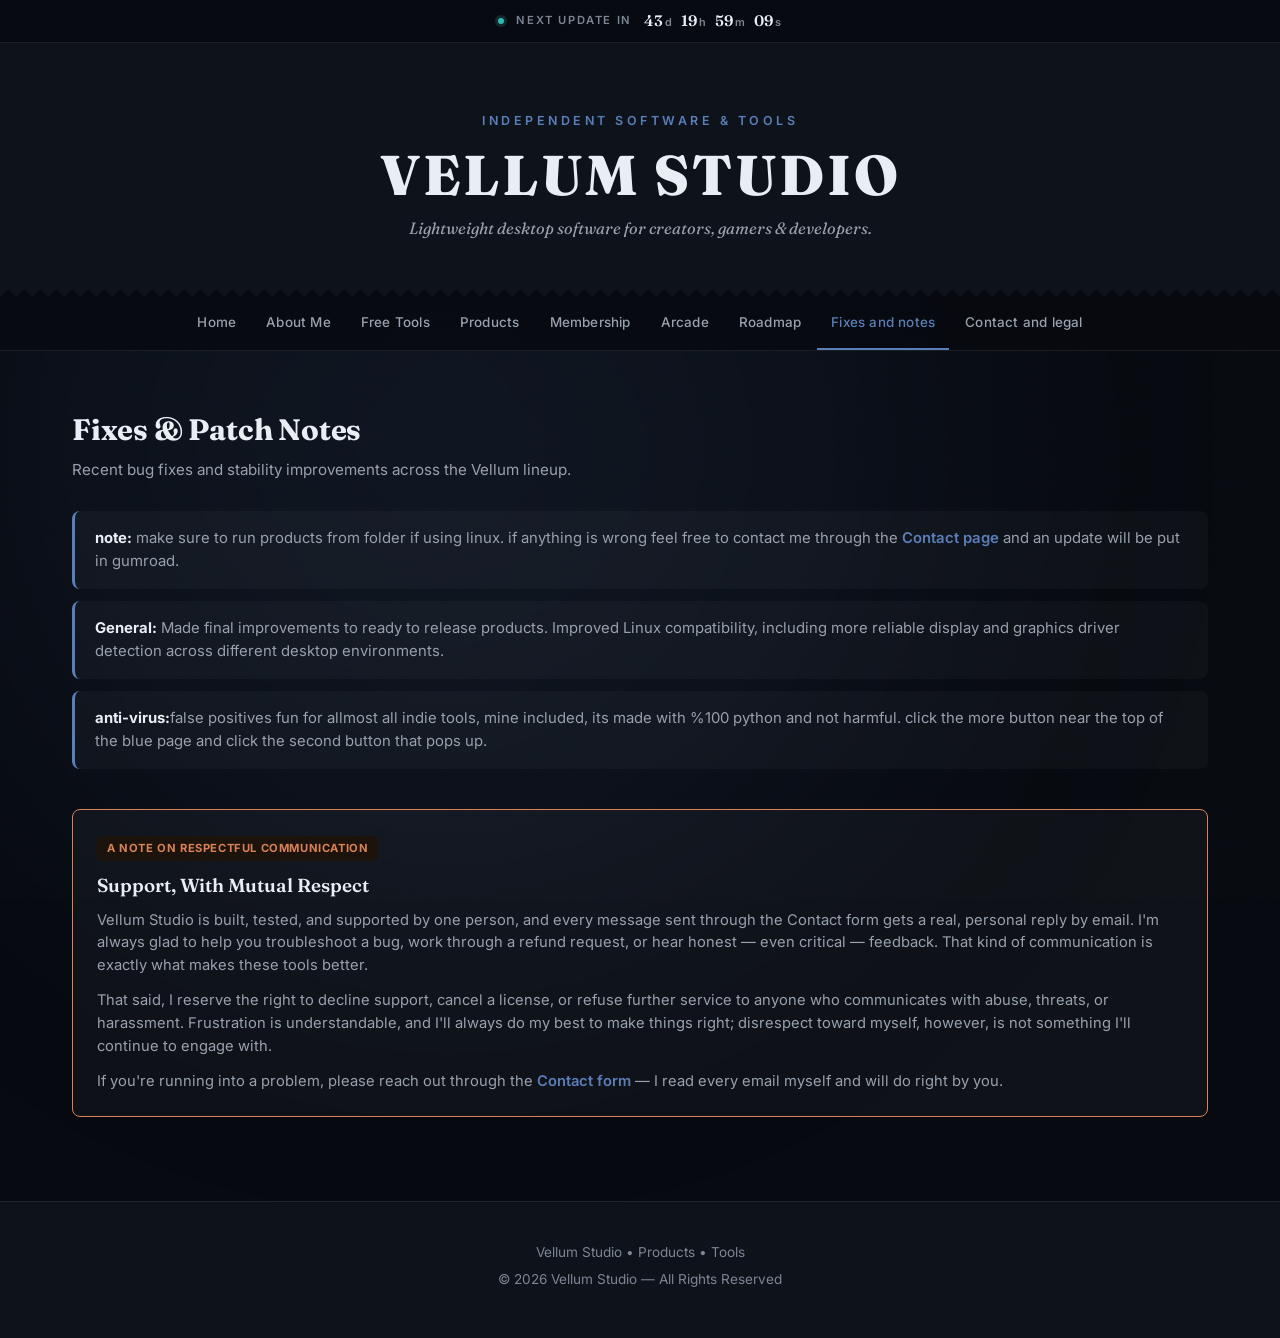
<file: fixes.html>
<!DOCTYPE html>
<html lang="en">
<head>
<meta charset="UTF-8">
<meta name="viewport" content="width=device-width, initial-scale=1.0">
<title>Fixes &amp; Patch Notes — Vellum Studio</title>
<meta name="description" content="Recent bug fixes and stability improvements across the Vellum Studio product lineup.">
<meta property="og:title" content="Fixes &amp; Patch Notes — Vellum Studio">
<meta property="og:description" content="Recent bug fixes and stability improvements across the Vellum lineup.">
<meta property="og:url" content="https://vellumtech55.github.io/vellum/fixes.html">
<meta property="og:type" content="website">
<link rel="canonical" href="https://vellumtech55.github.io/vellum/fixes.html">
<link rel="icon" type="image/svg+xml" href="[data-uri]">
<link rel="preconnect" href="https://fonts.googleapis.com">
<link href="https://fonts.googleapis.com/css2?family=Fraunces:ital,wght@0,500;0,600;0,800;1,500&family=Inter:wght@300;400;500;600;800&display=swap" rel="stylesheet">
<style>
*{margin:0;padding:0;box-sizing:border-box}

:root{
  --ink-950:#070a10;
  --ink-900:#0d121b;
  --ink-850:#121722;
  --ink-800:#1a202c;
  --line:rgba(233,238,245,.09);
  --line-strong:rgba(233,238,245,.18);
  --text:#e9eef5;
  --text-dim:#98a1ad;
  --text-faint:#7c8592;

  --navy:#5a7fb8;
  --navy-dim:rgba(90,127,184,.35);
  --navy-bg:#10141f;

  --copper:#d98255;
  --copper-dim:rgba(217,130,85,.35);
  --copper-bg:#1c130c;

  --teal:#33b8b0;
  --teal-dim:rgba(51,184,176,.35);
  --teal-bg:#0b1817;

  --silver:#aab5c4;
  --silver-dim:rgba(170,181,196,.35);
  --silver-bg:#14171c;

  --font-display:'Fraunces',serif;
  --font-body:'Inter',sans-serif;
}

body{
  font-family:var(--font-body);
  background:var(--ink-950);
  color:var(--text);
  overflow-x:hidden;
}

.bg-glow{
  position:fixed;
  inset:0;
  z-index:-3;
}
.bg-glow::before{
  content:"";
  position:absolute;
  width:900px;
  height:900px;
  border-radius:50%;
  filter:blur(170px);
  background:rgba(90,127,184,.16);
  animation:float 18s ease-in-out infinite;
}
.bg-glow.copper::before{ background:rgba(217,130,85,.18); }
.bg-glow.teal::before{ background:rgba(51,184,176,.14); }
.bg-glow.silver::before { background:rgba(170,181,196,.16); }

@keyframes float{
  0%  {transform:translate(-10%,-10%) scale(1)}
  50% {transform:translate(35%,20%) scale(1.25)}
  100%{transform:translate(-10%,-10%) scale(1)}
}

.grid-bg{
  position:fixed;
  inset:0;
  z-index:-2;
  opacity:.06;
  background-image:
    linear-gradient(rgba(255,255,255,.12) 1px,transparent 1px),
    linear-gradient(90deg,rgba(255,255,255,.12) 1px,transparent 1px);
  background-size:45px 45px;
}

.grain{
  position:fixed;
  inset:0;
  z-index:-1;
  pointer-events:none;
  opacity:.035;
  background-image:url("data:image/svg+xml,%3Csvg viewBox='0 0 200 200' xmlns='http://www.w3.org/2000/svg'%3E%3Cfilter id='n'%3E%3CfeTurbulence type='fractalNoise' baseFrequency='0.85' numOctaves='4' stitchTiles='stitch'/%3E%3C/filter%3E%3Crect width='100%25' height='100%25' filter='url(%23n)'/%3E%3C/svg%3E");
  background-repeat:repeat;
  background-size:180px 180px;
}

.deckle{
  height:16px;
  width:100%;
  background-color:var(--ink-950);
  background-image:
    linear-gradient(135deg, var(--ink-900) 50%, transparent 50%),
    linear-gradient(-135deg, var(--ink-900) 50%, transparent 50%);
  background-position:0 0,0 0;
  background-size:16px 16px;
  background-repeat:repeat-x;
}

header{
  text-align:center;
  padding:110px 20px 0;
  background:var(--ink-900);
}

.eyebrow{
  font-size:.78rem;
  letter-spacing:3px;
  text-transform:uppercase;
  color:var(--navy);
  font-weight:600;
  margin-bottom:14px;
}

header h1{
  font-family:var(--font-display);
  font-size:4.2rem;
  font-weight:800;
  letter-spacing:1px;
}

header h1 a{
  color:inherit;
  text-decoration:none;
}

header p.tagline{
  color:var(--text-dim);
  margin-top:10px;
  font-size:1.05rem;
  font-family:var(--font-display);
  font-style:italic;
}

.hero{
  max-width:780px;
  margin:36px auto 0;
  padding:30px 34px;
  border-radius:4px;
  background:rgba(255,255,255,.035);
  border:1px solid var(--line);
  text-align:left;
}

.hero h2{font-size:.78rem;color:var(--text-faint);text-transform:uppercase;letter-spacing:2.5px;margin-bottom:10px;font-weight:600}
.hero h3{font-family:var(--font-display);font-size:1.5rem;margin-bottom:10px;font-weight:600}
.hero p{color:var(--text-dim);font-size:.95rem;line-height:1.6}

header .deckle-spacer{ height:48px; }

nav{
  display:flex;
  justify-content:center;
  gap:8px;
  flex-wrap:wrap;
  padding:16px 20px;
  position:sticky;
  top:0;
  backdrop-filter:blur(14px);
  background:rgba(8,9,11,.78);
  z-index:10;
  border-bottom:1px solid var(--line);
}

.nav-link{
  padding:10px 18px;
  border-radius:8px;
  border:1px solid var(--line-strong);
  background:var(--ink-850);
  color:var(--text-dim);
  cursor:pointer;
  transition:.2s;
  font-size:.88rem;
  font-weight:600;
  font-family:var(--font-body);
  text-decoration:none;
  display:inline-block;
}

.nav-link:hover{
  transform:translateY(-1px);
  color:var(--text);
  border-color:var(--text-faint);
}

.nav-link.active{ background:var(--ink-800); }
.nav-link.active[data-accent="navy"]   { border-color:var(--navy);    color:var(--navy);    box-shadow:0 0 16px var(--navy-dim); }
.nav-link.active[data-accent="copper"]{ border-color:var(--copper); color:var(--copper); box-shadow:0 0 16px var(--copper-dim); }
.nav-link.active[data-accent="teal"]{ border-color:var(--teal); color:var(--teal); box-shadow:0 0 16px var(--teal-dim); }
.nav-link.active[data-accent="silver"] { border-color:var(--silver);  color:var(--silver);  box-shadow:0 0 16px var(--silver-dim); }

main{
  max-width:1180px;
  margin:auto;
  padding:54px 22px 84px;
  animation:.3s fade ease;
}
@keyframes fade{
  from{opacity:0;transform:translateY(8px)}
  to  {opacity:1;transform:translateY(0)}
}

.section-title{
  font-family:var(--font-display);
  font-size:2rem;
  font-weight:700;
  margin-bottom:6px;
}
.section-sub{
  color:var(--text-dim);
  font-size:.95rem;
  margin-bottom:30px;
  max-width:560px;
}

.grid-cards{
  display:grid;
  grid-template-columns:repeat(auto-fit,minmax(260px,1fr));
  gap:18px;
  margin-top:4px;
}

.card{
  background:rgba(255,255,255,.035);
  border:1px solid var(--line);
  border-radius:10px;
  padding:24px;
  transition:.22s;
}
.card:hover{ transform:translateY(-4px); border-color:var(--line-strong); }

.theme-navy .card:hover    { border-color:var(--navy);    box-shadow:0 0 22px rgba(90,127,184,.14); }
.theme-copper .card:hover { border-color:var(--copper); box-shadow:0 0 22px rgba(217,130,85,.16); }
.theme-teal .card:hover { border-color:var(--teal); box-shadow:0 0 22px rgba(51,184,176,.14); }
.theme-silver .card:hover  { border-color:var(--silver);  box-shadow:0 0 22px rgba(170,181,196,.16); }

.card h3{ font-family:var(--font-display); font-size:1.18rem; font-weight:600; margin-bottom:8px; }
.card p{ color:var(--text-dim); font-size:.92rem; line-height:1.55; }

.badge{
  display:inline-block;
  padding:4px 10px;
  border-radius:5px;
  font-size:.7rem;
  font-weight:700;
  letter-spacing:.6px;
  text-transform:uppercase;
  margin-bottom:10px;
}
.badge.navy{ background:var(--navy-bg); color:var(--navy); }
.badge.copper{ background:var(--copper-bg); color:var(--copper); }
.badge.teal{ background:var(--teal-bg); color:var(--teal); }
.badge.silver{ background:var(--silver-bg); color:var(--silver); }

.stat-card h3{ font-family:var(--font-display); font-size:2.1rem; font-weight:700; margin-bottom:4px; }
.stat-card p{ color:var(--text-faint); font-size:.85rem; }

.main-btn{
  display:inline-block;
  margin-top:14px;
  padding:10px 18px;
  border-radius:7px;
  text-decoration:none;
  font-weight:600;
  font-size:.86rem;
  cursor:pointer;
  transition:.2s;
  font-family:var(--font-body);
  border:1px solid transparent;
}
.btn-navy   { background:transparent; color:var(--navy);    border-color:var(--navy); }
.btn-navy:hover   { background:var(--navy);    color:#0d121b; }
.btn-copper{ background:transparent; color:var(--copper); border-color:var(--copper); }
.btn-copper:hover{ background:var(--copper); color:#1f1006; }
.btn-teal{ background:transparent; color:var(--teal); border-color:var(--teal); }
.btn-teal:hover{ background:var(--teal); color:#041615; }
.btn-silver { background:transparent; color:var(--silver);  border-color:var(--silver); }
.btn-silver:hover { background:var(--silver);  color:#12151a; }

.roadmap{ display:flex; flex-direction:column; gap:12px; }
.step{
  padding:16px 20px;
  border-left:3px solid var(--navy);
  background:rgba(255,255,255,.03);
  border-radius:6px;
  font-size:.93rem;
  color:var(--text-dim);
}
.step b{ color:var(--text); }

form{ display:flex; flex-direction:column; gap:12px; margin-bottom:32px; }
input,textarea{
  background:var(--ink-900);
  border:1px solid var(--line-strong);
  color:var(--text);
  padding:13px 15px;
  border-radius:7px;
  font-size:.95rem;
  font-family:var(--font-body);
}
textarea{ min-height:150px; resize:vertical; }
input:focus,textarea:focus{ outline:none; border-color:var(--navy); }

.legal-box{
  background:rgba(255,255,255,.025);
  border:1px solid var(--line);
  border-radius:10px;
  padding:26px;
  line-height:1.75;
  color:var(--text-faint);
  font-size:.88rem;
}
.legal-box h3{ font-family:var(--font-display); color:var(--text-dim); margin-bottom:14px; }

footer{
  text-align:center;
  padding:36px 20px;
  color:var(--text-faint);
  border-top:1px solid var(--line);
  font-size:.85rem;
}
footer a{ color:var(--text-faint); }
footer a:hover{ color:var(--navy); }

.tool-card{
  background:rgba(255,255,255,.035);
  border:1px solid var(--line);
  border-radius:10px;
  overflow:hidden;
}
.tool-card > summary{
  list-style:none;
  cursor:pointer;
  padding:22px 24px;
  display:flex;
  align-items:center;
  justify-content:space-between;
  gap:12px;
}
.tool-card > summary::-webkit-details-marker{ display:none; }
.tool-card > summary .tool-meta h3{ font-family:var(--font-display); font-size:1.1rem; margin-bottom:4px; }
.tool-card > summary .tool-meta p{ color:var(--text-dim); font-size:.88rem; }
.tool-card > summary .chevron{ color:var(--silver); font-size:1.3rem; transition:.2s; flex-shrink:0; }
.tool-card[open] > summary .chevron{ transform:rotate(45deg); }
.tool-card[open]{ border-color:var(--silver); box-shadow:0 0 22px rgba(170,181,196,.13); }

.tool-body{ padding:0 24px 26px; border-top:1px solid var(--line); padding-top:20px; }

.tool-row{ display:flex; gap:10px; flex-wrap:wrap; align-items:center; margin-bottom:12px; }
.tool-row label{ font-size:.82rem; color:var(--text-dim); display:flex; align-items:center; gap:6px; }
.tool-stats{ display:flex; gap:22px; flex-wrap:wrap; margin-top:12px; }
.tool-stats div{ font-size:.8rem; color:var(--text-faint); }
.tool-stats span{ display:block; font-family:var(--font-display); font-size:1.4rem; color:var(--text); font-weight:600; }

.tool-out{
  background:var(--ink-950);
  border:1px solid var(--line-strong);
  border-radius:7px;
  padding:14px 16px;
  font-family:ui-monospace,monospace;
  font-size:.85rem;
  color:var(--text-dim);
  white-space:pre-wrap;
  word-break:break-word;
  min-height:44px;
}
.tool-out.error{ color:var(--copper); }
.tool-out.pass{ color:var(--teal); }

.btn-small{
  padding:8px 14px;
  border-radius:6px;
  border:1px solid var(--silver);
  background:transparent;
  color:var(--silver);
  font-size:.83rem;
  font-weight:600;
  cursor:pointer;
  font-family:var(--font-body);
  transition:.2s;
}
.btn-small:hover{ background:var(--silver); color:#12151a; }

.swatch-pair{ display:flex; gap:14px; align-items:center; flex-wrap:wrap; }
.swatch-pair .pair-block{ display:flex; align-items:center; gap:8px; background:var(--ink-950); border:1px solid var(--line-strong); padding:8px 10px; border-radius:7px; }
.swatch-pair input[type=color]{ width:34px; height:34px; border:none; border-radius:5px; background:none; cursor:pointer; padding:0; }
.swatch-pair input[type=text]{ width:90px; padding:6px 8px; font-size:.82rem; }

.preview-text{ margin-top:14px; padding:16px; border-radius:7px; font-size:1rem; font-weight:600; text-align:center; }

.range-row{ display:flex; align-items:center; gap:10px; flex:1; min-width:180px; }
.range-row input[type=range]{ flex:1; accent-color:var(--silver); }
.checkbox-row{ display:flex; gap:16px; flex-wrap:wrap; margin-bottom:14px; }
.checkbox-row label{ font-size:.85rem; color:var(--text-dim); display:flex; align-items:center; gap:6px; cursor:pointer; }

.product-card{
  background:rgba(255,255,255,.035);
  border:1px solid var(--line);
  border-radius:10px;
  overflow:hidden;
  transition:.22s;
}
.product-card:hover{ transform:translateY(-2px); border-color:var(--line-strong); }

.product-card > summary{
  list-style:none;
  cursor:pointer;
  padding:22px 24px;
  display:flex;
  align-items:flex-start;
  justify-content:space-between;
  gap:16px;
}
.product-card > summary::-webkit-details-marker{ display:none; }

.product-summary-left{ flex:1; min-width:0; }
.product-summary-left h3{ font-family:var(--font-display); font-size:1.18rem; font-weight:600; margin-bottom:6px; }
.product-summary-left p{ color:var(--text-dim); font-size:.9rem; line-height:1.5; }

.product-card .chevron{ font-size:1.3rem; transition:.2s; flex-shrink:0; color:var(--text-faint); margin-top:2px; }
.product-card[open] .chevron{ transform:rotate(45deg); }

.product-card--navy[open]   { border-color:var(--navy);    box-shadow:0 0 22px rgba(90,127,184,.14); }
.product-card--navy .chevron{ color:var(--navy); }
.product-card--copper[open]{ border-color:var(--copper); box-shadow:0 0 22px rgba(217,130,85,.16); }
.product-card--copper .chevron{ color:var(--copper); }
.product-card--teal[open]{ border-color:var(--teal); box-shadow:0 0 22px rgba(51,184,176,.14); }
.product-card--teal .chevron{ color:var(--teal); }
.product-card--silver[open] { border-color:var(--silver);  box-shadow:0 0 22px rgba(170,181,196,.16); }
.product-card--silver .chevron{ color:var(--silver); }

.product-body{ padding:0 24px 26px; border-top:1px solid var(--line); padding-top:20px; }
.product-desc{ color:var(--text-dim); font-size:.92rem; line-height:1.6; margin-bottom:16px; }

.feature-list{ list-style:none; display:flex; flex-direction:column; gap:8px; margin-bottom:18px; }
.feature-list li{ font-size:.88rem; color:var(--text-dim); padding-left:22px; position:relative; line-height:1.5; }
.feature-list li::before{ content:"✓"; position:absolute; left:0; font-weight:700; }
.product-card--navy .feature-list li::before   { color:var(--navy); }
.product-card--copper .feature-list li::before{ color:var(--copper); }
.product-card--teal .feature-list li::before{ color:var(--teal); }
.product-card--silver .feature-list li::before { color:var(--silver); }

.product-meta-row{ display:flex; align-items:center; justify-content:space-between; flex-wrap:wrap; gap:8px 16px; margin-bottom:14px; font-size:.8rem; color:var(--text-faint); }
.product-meta-row .best-for b{ color:var(--text-dim); font-weight:600; }

.about-header{ display:flex; gap:28px; align-items:flex-start; flex-wrap:wrap; }
.about-intro{ flex:1; min-width:260px; }
.about-intro h3{ font-family:var(--font-display); font-size:1.6rem; font-weight:600; margin-bottom:10px; }
.about-intro p{ color:var(--text-dim); font-size:.95rem; line-height:1.65; margin-bottom:14px; }

.tech-badges{ display:flex; flex-wrap:wrap; gap:8px; margin-top:4px; margin-bottom:16px; }
.tech-badge{ background:var(--ink-900); border:1px solid var(--line-strong); color:var(--text-dim); padding:6px 13px; border-radius:20px; font-size:.78rem; font-weight:600; }

.social-links{ display:flex; flex-wrap:wrap; gap:10px; }
.social-links a{ color:var(--text-dim); text-decoration:none; font-size:.86rem; font-weight:600; border:1px solid var(--line-strong); padding:9px 16px; border-radius:7px; transition:.2s; }
.social-links a:hover{ border-color:var(--navy); color:var(--navy); }

.notice-banner{ display:flex; align-items:center; gap:10px; border-radius:8px; padding:13px 18px; margin-bottom:24px; font-size:.86rem; color:var(--text-dim); border:1px solid; }
.notice-banner a{ font-weight:700; text-decoration:none; }
.notice-banner a:hover{ text-decoration:underline; }
.notice-navy{ background:rgba(216,169,85,.07); border-color:rgba(216,169,85,.3); }
.notice-navy a{ color:var(--navy); }
.notice-copper{ background:rgba(217,130,85,.08); border-color:rgba(217,130,85,.3); }
.notice-copper a{ color:var(--copper); }
.notice-teal{ background:rgba(51,184,176,.08); border-color:rgba(43,214,163,.3); }
.notice-teal a{ color:var(--teal); }

.faq-list{ display:flex; flex-direction:column; gap:10px; margin-bottom:32px; }
.faq-item{ background:rgba(255,255,255,.03); border:1px solid var(--line); border-radius:8px; overflow:hidden; }
.faq-item summary{ list-style:none; cursor:pointer; padding:16px 20px; font-weight:600; font-size:.94rem; display:flex; justify-content:space-between; align-items:center; }
.faq-item summary::-webkit-details-marker{ display:none; }
.faq-item summary .chevron{ color:var(--navy); transition:.2s; }
.faq-item[open] summary .chevron{ transform:rotate(45deg); }
.faq-item p{ padding:0 20px 18px; color:var(--text-dim); font-size:.88rem; line-height:1.6; }


.skip-link{
  position:absolute;
  left:-9999px;
  top:0;
  background:var(--navy);
  color:#0d121b;
  padding:10px 16px;
  z-index:100;
  border-radius:0 0 6px 0;
  font-weight:600;
  text-decoration:none;
}
.skip-link:focus{ left:0; }

a:focus-visible, button:focus-visible, summary:focus-visible, input:focus-visible, [tabindex]:focus-visible{
  outline:2px solid var(--navy);
  outline-offset:2px;
}

@media (prefers-reduced-motion: reduce){
  .bg-glow::before{ animation:none; }
  main{ animation:none; }
}

@media(max-width:680px){
  header h1{ font-size:2.6rem; }
  main{ padding:40px 16px 64px; }
  .tool-card > summary{ padding:18px; }
}

</style>
<link rel="stylesheet" href="vellum.css">
<script src="vellum.js" defer></script>
</head>
<body>

<a class="skip-link" href="#main-content">Skip to content</a>

<div class="bg-glow" id="bg"></div>
<div class="grid-bg"></div>
<div class="grain"></div>

<header>
  <p class="eyebrow">Independent software &amp; tools</p>
  <h1><a href="index.html">VELLUM STUDIO</a></h1>
  <p class="tagline">Lightweight desktop software for creators, gamers &amp; developers.</p>
  <div class="deckle-spacer"></div>
</header>
<div class="deckle"></div>

<nav aria-label="Primary">
  <a class="nav-link" data-accent="navy" href="index.html">Home</a>
  <a class="nav-link" data-accent="navy" href="about.html">About Me</a>
  <a class="nav-link" data-accent="silver" href="tools.html">Free Tools</a>
  <a class="nav-link" data-accent="navy" href="products.html">Products</a>
  <a class="nav-link" data-accent="navy" href="membership.html">Membership</a>
  <a class="nav-link" data-accent="copper" href="arcade.html">Arcade</a>
  <a class="nav-link" data-accent="navy" href="roadmap.html">Roadmap</a>
  <a class="nav-link active" data-accent="navy" href="fixes.html">Fixes and notes</a>
  <a class="nav-link" data-accent="navy" href="contact.html">Contact and legal</a>
</nav>

<main id="main-content" class="theme-navy">
  <h2 class="section-title">Fixes &amp; Patch Notes</h2>
  <p class="section-sub">Recent bug fixes and stability improvements across the Vellum lineup.</p>
  <div class="roadmap">
    <div class="step"><b>note:</b> make sure to run products from folder if using linux. if anything is wrong feel free to contact me through the <a href="contact.html" style="color:var(--navy);font-weight:600;text-decoration:none">Contact page</a> and an update will be put in gumroad.</div>
    <div class="step"><b>General:</b> Made final improvements to ready to release products. Improved Linux compatibility, including more reliable display and graphics driver detection across different desktop environments.</div>
    <div class="step"><b>anti-virus:</b>false positives fun for allmost all indie tools, mine included, its made with %100 python and not harmful. click the more button near the top of the blue page and click the second button that pops up.</div>
  </div>
  

  <div class="card" style="margin-top:40px;border-color:var(--copper)">
    <span class="badge copper">A NOTE ON RESPECTFUL COMMUNICATION</span>
    <h3>Support, With Mutual Respect</h3>
    <p>Vellum Studio is built, tested, and supported by one person, and every message sent through the Contact form gets a real, personal reply by email. I'm always glad to help you troubleshoot a bug, work through a refund request, or hear honest — even critical — feedback. That kind of communication is exactly what makes these tools better.</p>
    <p style="margin-top:12px">That said, I reserve the right to decline support, cancel a license, or refuse further service to anyone who communicates with abuse, threats, or harassment. Frustration is understandable, and I'll always do my best to make things right; disrespect toward myself, however, is not something I'll continue to engage with.</p>
    <p style="margin-top:12px">If you're running into a problem, please reach out through the <a href="contact.html" style="color:var(--navy);font-weight:600;text-decoration:none">Contact form</a> — I read every email myself and will do right by you.</p>
  </div>
</main>

<footer>
  <p>Vellum Studio &bull; <a href="products.html">Products</a> &bull; <a href="tools.html">Tools</a></p>
  <p style="margin-top:6px">&#169; 2026 Vellum Studio — All Rights Reserved</p>
</footer>

</body>
</html>
</file>
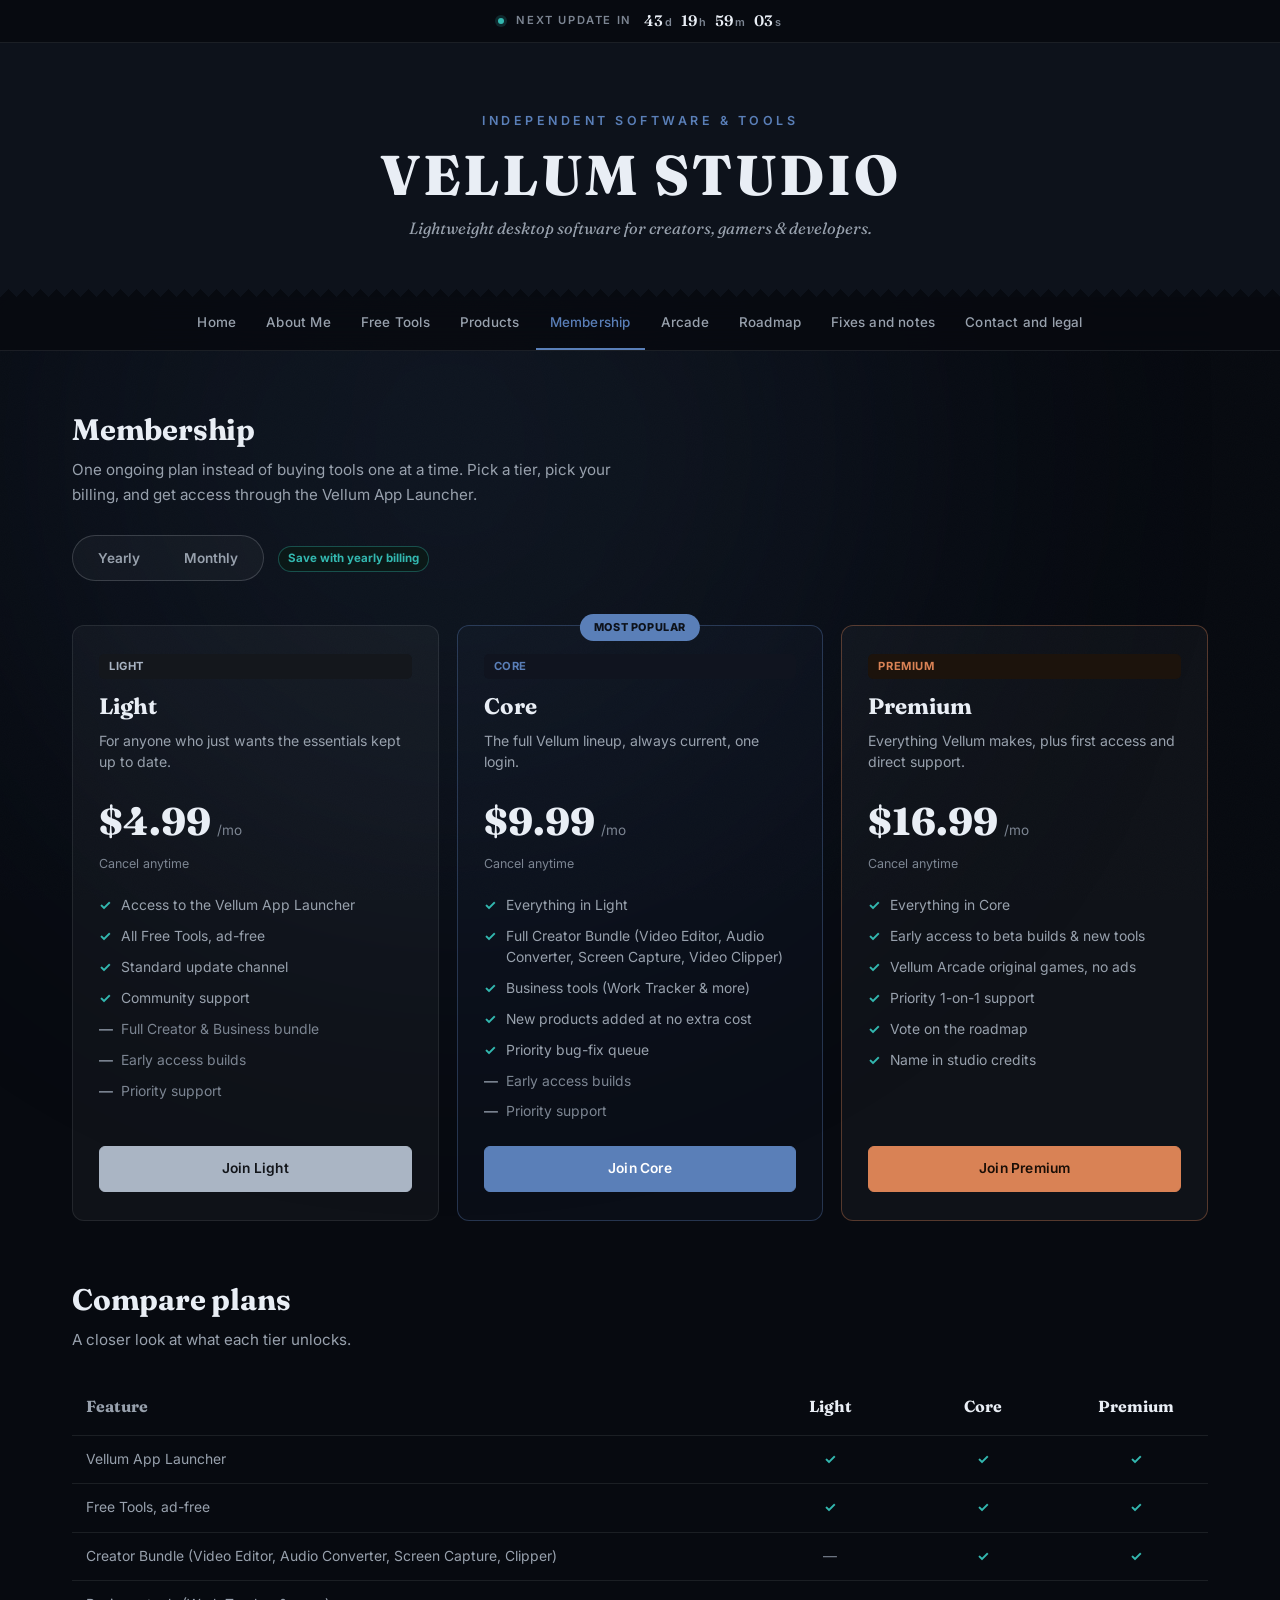
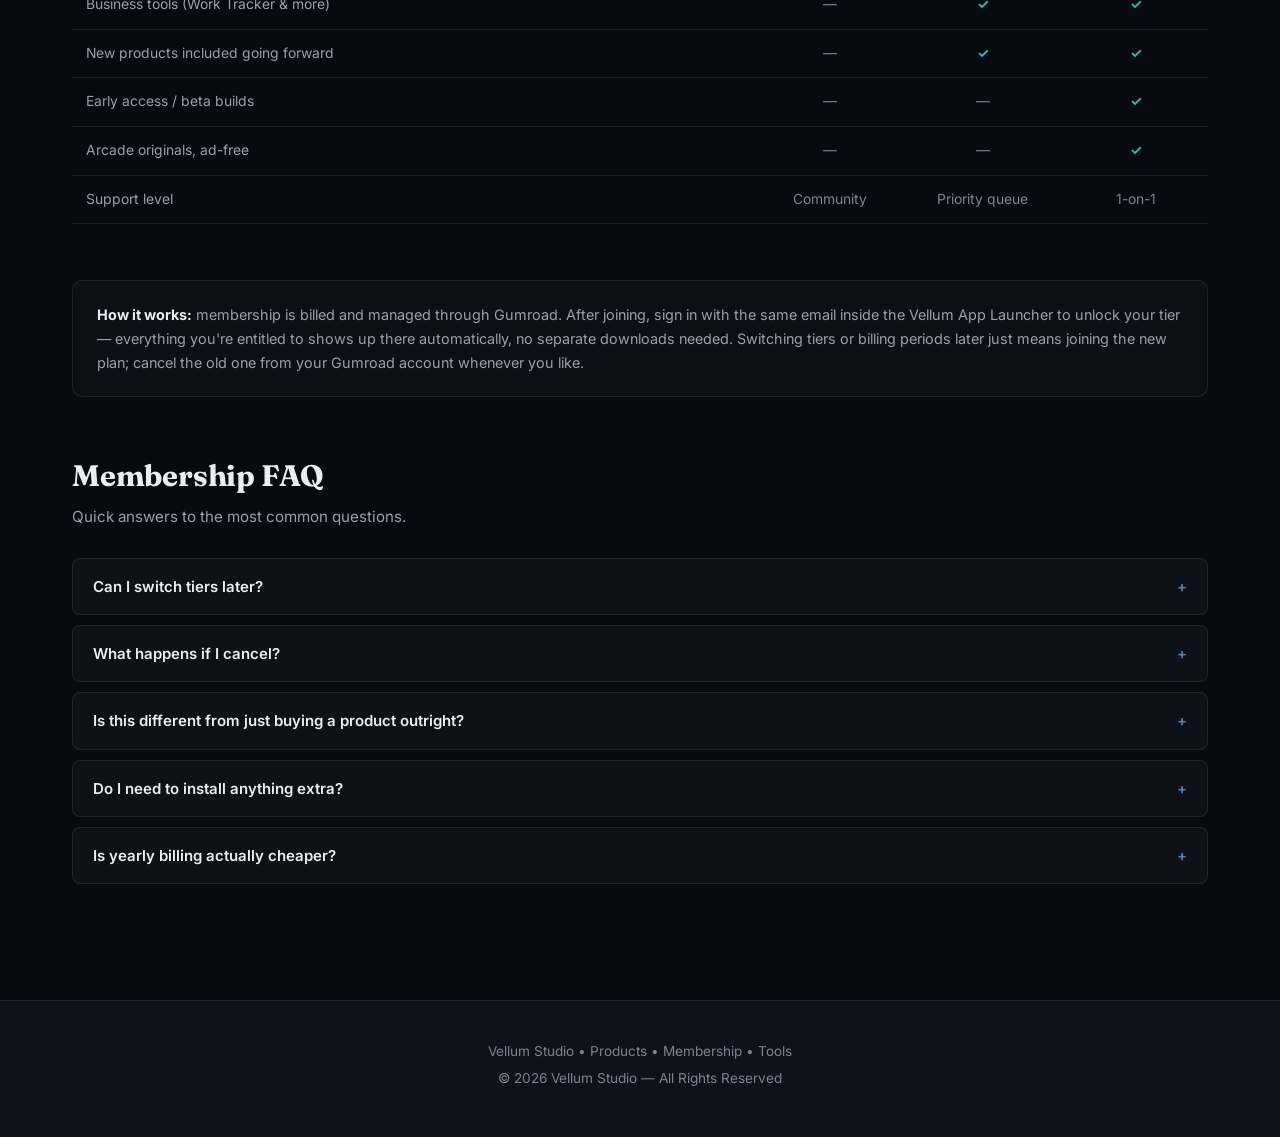
<file: membership.html>
<!DOCTYPE html>
<html lang="en">
<head>
<meta charset="UTF-8">
<meta name="viewport" content="width=device-width, initial-scale=1.0">
<title>Membership — Light, Core &amp; Premium Plans | Vellum Studio</title>
<meta name="description" content="Vellum Studio membership plans — Light, Core, and Premium. Get ongoing access to the full Vellum product lineup, updates, and perks with monthly or yearly billing.">
<meta property="og:title" content="Membership — Vellum Studio">
<meta property="og:description" content="Light, Core, and Premium membership plans for ongoing access to the Vellum Studio lineup.">
<meta property="og:url" content="https://vellumtech55.github.io/vellum/membership.html">
<meta property="og:type" content="website">
<link rel="canonical" href="https://vellumtech55.github.io/vellum/membership.html">
<link rel="icon" type="image/svg+xml" href="[data-uri]">
<link rel="preconnect" href="https://fonts.googleapis.com">
<link href="https://fonts.googleapis.com/css2?family=Fraunces:ital,wght@0,500;0,600;0,800;1,500&family=Inter:wght@300;400;500;600;800&display=swap" rel="stylesheet">
<style>
*{margin:0;padding:0;box-sizing:border-box}

:root{
  --ink-950:#070a10;
  --ink-900:#0d121b;
  --ink-850:#121722;
  --ink-800:#1a202c;
  --line:rgba(233,238,245,.09);
  --line-strong:rgba(233,238,245,.18);
  --text:#e9eef5;
  --text-dim:#98a1ad;
  --text-faint:#7c8592;

  --navy:#5a7fb8;
  --navy-dim:rgba(90,127,184,.35);
  --navy-bg:#10141f;

  --copper:#d98255;
  --copper-dim:rgba(217,130,85,.35);
  --copper-bg:#1c130c;

  --teal:#33b8b0;
  --teal-dim:rgba(51,184,176,.35);
  --teal-bg:#0b1817;

  --silver:#aab5c4;
  --silver-dim:rgba(170,181,196,.35);
  --silver-bg:#14171c;

  --font-display:'Fraunces',serif;
  --font-body:'Inter',sans-serif;
}

body{
  font-family:var(--font-body);
  background:var(--ink-950);
  color:var(--text);
  overflow-x:hidden;
}

.bg-glow{
  position:fixed;
  inset:0;
  z-index:-3;
}
.bg-glow::before{
  content:"";
  position:absolute;
  width:900px;
  height:900px;
  border-radius:50%;
  filter:blur(170px);
  background:rgba(90,127,184,.16);
  animation:float 18s ease-in-out infinite;
}
.bg-glow.copper::before{ background:rgba(217,130,85,.18); }
.bg-glow.teal::before{ background:rgba(51,184,176,.14); }
.bg-glow.silver::before { background:rgba(170,181,196,.16); }

@keyframes float{
  0%  {transform:translate(-10%,-10%) scale(1)}
  50% {transform:translate(35%,20%) scale(1.25)}
  100%{transform:translate(-10%,-10%) scale(1)}
}

.grid-bg{
  position:fixed;
  inset:0;
  z-index:-2;
  opacity:.06;
  background-image:
    linear-gradient(rgba(255,255,255,.12) 1px,transparent 1px),
    linear-gradient(90deg,rgba(255,255,255,.12) 1px,transparent 1px);
  background-size:45px 45px;
}

.grain{
  position:fixed;
  inset:0;
  z-index:-1;
  pointer-events:none;
  opacity:.035;
  background-image:url("data:image/svg+xml,%3Csvg viewBox='0 0 200 200' xmlns='http://www.w3.org/2000/svg'%3E%3Cfilter id='n'%3E%3CfeTurbulence type='fractalNoise' baseFrequency='0.85' numOctaves='4' stitchTiles='stitch'/%3E%3C/filter%3E%3Crect width='100%25' height='100%25' filter='url(%23n)'/%3E%3C/svg%3E");
  background-repeat:repeat;
  background-size:180px 180px;
}

.deckle{
  height:16px;
  width:100%;
  background-color:var(--ink-950);
  background-image:
    linear-gradient(135deg, var(--ink-900) 50%, transparent 50%),
    linear-gradient(-135deg, var(--ink-900) 50%, transparent 50%);
  background-position:0 0,0 0;
  background-size:16px 16px;
  background-repeat:repeat-x;
}

header{
  text-align:center;
  padding:110px 20px 0;
  background:var(--ink-900);
}

.eyebrow{
  font-size:.78rem;
  letter-spacing:3px;
  text-transform:uppercase;
  color:var(--navy);
  font-weight:600;
  margin-bottom:14px;
}

header h1{
  font-family:var(--font-display);
  font-size:4.2rem;
  font-weight:800;
  letter-spacing:1px;
}

header h1 a{
  color:inherit;
  text-decoration:none;
}

header p.tagline{
  color:var(--text-dim);
  margin-top:10px;
  font-size:1.05rem;
  font-family:var(--font-display);
  font-style:italic;
}

.hero{
  max-width:780px;
  margin:36px auto 0;
  padding:30px 34px;
  border-radius:4px;
  background:rgba(255,255,255,.035);
  border:1px solid var(--line);
  text-align:left;
}

.hero h2{font-size:.78rem;color:var(--text-faint);text-transform:uppercase;letter-spacing:2.5px;margin-bottom:10px;font-weight:600}
.hero h3{font-family:var(--font-display);font-size:1.5rem;margin-bottom:10px;font-weight:600}
.hero p{color:var(--text-dim);font-size:.95rem;line-height:1.6}

header .deckle-spacer{ height:48px; }

nav{
  display:flex;
  justify-content:center;
  gap:8px;
  flex-wrap:wrap;
  padding:16px 20px;
  position:sticky;
  top:0;
  backdrop-filter:blur(14px);
  background:rgba(8,9,11,.78);
  z-index:10;
  border-bottom:1px solid var(--line);
}

.nav-link{
  padding:10px 18px;
  border-radius:8px;
  border:1px solid var(--line-strong);
  background:var(--ink-850);
  color:var(--text-dim);
  cursor:pointer;
  transition:.2s;
  font-size:.88rem;
  font-weight:600;
  font-family:var(--font-body);
  text-decoration:none;
  display:inline-block;
}

.nav-link:hover{
  transform:translateY(-1px);
  color:var(--text);
  border-color:var(--text-faint);
}

.nav-link.active{ background:var(--ink-800); }
.nav-link.active[data-accent="navy"]   { border-color:var(--navy);    color:var(--navy);    box-shadow:0 0 16px var(--navy-dim); }
.nav-link.active[data-accent="copper"]{ border-color:var(--copper); color:var(--copper); box-shadow:0 0 16px var(--copper-dim); }
.nav-link.active[data-accent="teal"]{ border-color:var(--teal); color:var(--teal); box-shadow:0 0 16px var(--teal-dim); }
.nav-link.active[data-accent="silver"] { border-color:var(--silver);  color:var(--silver);  box-shadow:0 0 16px var(--silver-dim); }

main{
  max-width:1180px;
  margin:auto;
  padding:54px 22px 84px;
  animation:.3s fade ease;
}
@keyframes fade{
  from{opacity:0;transform:translateY(8px)}
  to  {opacity:1;transform:translateY(0)}
}

.section-title{
  font-family:var(--font-display);
  font-size:2rem;
  font-weight:700;
  margin-bottom:6px;
}
.section-sub{
  color:var(--text-dim);
  font-size:.95rem;
  margin-bottom:30px;
  max-width:560px;
}

.grid-cards{
  display:grid;
  grid-template-columns:repeat(auto-fit,minmax(260px,1fr));
  gap:18px;
  margin-top:4px;
}

.card{
  background:rgba(255,255,255,.035);
  border:1px solid var(--line);
  border-radius:10px;
  padding:24px;
  transition:.22s;
}
.card:hover{ transform:translateY(-4px); border-color:var(--line-strong); }

.theme-navy .card:hover    { border-color:var(--navy);    box-shadow:0 0 22px rgba(90,127,184,.14); }
.theme-copper .card:hover { border-color:var(--copper); box-shadow:0 0 22px rgba(217,130,85,.16); }
.theme-teal .card:hover { border-color:var(--teal); box-shadow:0 0 22px rgba(51,184,176,.14); }
.theme-silver .card:hover  { border-color:var(--silver);  box-shadow:0 0 22px rgba(170,181,196,.16); }

.card h3{ font-family:var(--font-display); font-size:1.18rem; font-weight:600; margin-bottom:8px; }
.card p{ color:var(--text-dim); font-size:.92rem; line-height:1.55; }

.badge{
  display:inline-block;
  padding:4px 10px;
  border-radius:5px;
  font-size:.7rem;
  font-weight:700;
  letter-spacing:.6px;
  text-transform:uppercase;
  margin-bottom:10px;
}
.badge.navy{ background:var(--navy-bg); color:var(--navy); }
.badge.copper{ background:var(--copper-bg); color:var(--copper); }
.badge.teal{ background:var(--teal-bg); color:var(--teal); }
.badge.silver{ background:var(--silver-bg); color:var(--silver); }

.stat-card h3{ font-family:var(--font-display); font-size:2.1rem; font-weight:700; margin-bottom:4px; }
.stat-card p{ color:var(--text-faint); font-size:.85rem; }

.main-btn{
  display:inline-block;
  margin-top:14px;
  padding:10px 18px;
  border-radius:7px;
  text-decoration:none;
  font-weight:600;
  font-size:.86rem;
  cursor:pointer;
  transition:.2s;
  font-family:var(--font-body);
  border:1px solid transparent;
}
.btn-navy   { background:transparent; color:var(--navy);    border-color:var(--navy); }
.btn-navy:hover   { background:var(--navy);    color:#0d121b; }
.btn-copper{ background:transparent; color:var(--copper); border-color:var(--copper); }
.btn-copper:hover{ background:var(--copper); color:#1f1006; }
.btn-teal{ background:transparent; color:var(--teal); border-color:var(--teal); }
.btn-teal:hover{ background:var(--teal); color:#041615; }
.btn-silver { background:transparent; color:var(--silver);  border-color:var(--silver); }
.btn-silver:hover { background:var(--silver);  color:#12151a; }

.roadmap{ display:flex; flex-direction:column; gap:12px; }
.step{
  padding:16px 20px;
  border-left:3px solid var(--navy);
  background:rgba(255,255,255,.03);
  border-radius:6px;
  font-size:.93rem;
  color:var(--text-dim);
}
.step b{ color:var(--text); }

form{ display:flex; flex-direction:column; gap:12px; margin-bottom:32px; }
input,textarea{
  background:var(--ink-900);
  border:1px solid var(--line-strong);
  color:var(--text);
  padding:13px 15px;
  border-radius:7px;
  font-size:.95rem;
  font-family:var(--font-body);
}
textarea{ min-height:150px; resize:vertical; }
input:focus,textarea:focus{ outline:none; border-color:var(--navy); }

.legal-box{
  background:rgba(255,255,255,.025);
  border:1px solid var(--line);
  border-radius:10px;
  padding:26px;
  line-height:1.75;
  color:var(--text-faint);
  font-size:.88rem;
}
.legal-box h3{ font-family:var(--font-display); color:var(--text-dim); margin-bottom:14px; }

footer{
  text-align:center;
  padding:36px 20px;
  color:var(--text-faint);
  border-top:1px solid var(--line);
  font-size:.85rem;
}
footer a{ color:var(--text-faint); }
footer a:hover{ color:var(--navy); }

.tool-card{
  background:rgba(255,255,255,.035);
  border:1px solid var(--line);
  border-radius:10px;
  overflow:hidden;
}
.tool-card > summary{
  list-style:none;
  cursor:pointer;
  padding:22px 24px;
  display:flex;
  align-items:center;
  justify-content:space-between;
  gap:12px;
}
.tool-card > summary::-webkit-details-marker{ display:none; }
.tool-card > summary .tool-meta h3{ font-family:var(--font-display); font-size:1.1rem; margin-bottom:4px; }
.tool-card > summary .tool-meta p{ color:var(--text-dim); font-size:.88rem; }
.tool-card > summary .chevron{ color:var(--silver); font-size:1.3rem; transition:.2s; flex-shrink:0; }
.tool-card[open] > summary .chevron{ transform:rotate(45deg); }
.tool-card[open]{ border-color:var(--silver); box-shadow:0 0 22px rgba(170,181,196,.13); }

.tool-body{ padding:0 24px 26px; border-top:1px solid var(--line); padding-top:20px; }

.tool-row{ display:flex; gap:10px; flex-wrap:wrap; align-items:center; margin-bottom:12px; }
.tool-row label{ font-size:.82rem; color:var(--text-dim); display:flex; align-items:center; gap:6px; }
.tool-stats{ display:flex; gap:22px; flex-wrap:wrap; margin-top:12px; }
.tool-stats div{ font-size:.8rem; color:var(--text-faint); }
.tool-stats span{ display:block; font-family:var(--font-display); font-size:1.4rem; color:var(--text); font-weight:600; }

.tool-out{
  background:var(--ink-950);
  border:1px solid var(--line-strong);
  border-radius:7px;
  padding:14px 16px;
  font-family:ui-monospace,monospace;
  font-size:.85rem;
  color:var(--text-dim);
  white-space:pre-wrap;
  word-break:break-word;
  min-height:44px;
}
.tool-out.error{ color:var(--copper); }
.tool-out.pass{ color:var(--teal); }

.btn-small{
  padding:8px 14px;
  border-radius:6px;
  border:1px solid var(--silver);
  background:transparent;
  color:var(--silver);
  font-size:.83rem;
  font-weight:600;
  cursor:pointer;
  font-family:var(--font-body);
  transition:.2s;
}
.btn-small:hover{ background:var(--silver); color:#12151a; }

.swatch-pair{ display:flex; gap:14px; align-items:center; flex-wrap:wrap; }
.swatch-pair .pair-block{ display:flex; align-items:center; gap:8px; background:var(--ink-950); border:1px solid var(--line-strong); padding:8px 10px; border-radius:7px; }
.swatch-pair input[type=color]{ width:34px; height:34px; border:none; border-radius:5px; background:none; cursor:pointer; padding:0; }
.swatch-pair input[type=text]{ width:90px; padding:6px 8px; font-size:.82rem; }

.preview-text{ margin-top:14px; padding:16px; border-radius:7px; font-size:1rem; font-weight:600; text-align:center; }

.range-row{ display:flex; align-items:center; gap:10px; flex:1; min-width:180px; }
.range-row input[type=range]{ flex:1; accent-color:var(--silver); }
.checkbox-row{ display:flex; gap:16px; flex-wrap:wrap; margin-bottom:14px; }
.checkbox-row label{ font-size:.85rem; color:var(--text-dim); display:flex; align-items:center; gap:6px; cursor:pointer; }

.product-card{
  background:rgba(255,255,255,.035);
  border:1px solid var(--line);
  border-radius:10px;
  overflow:hidden;
  transition:.22s;
}
.product-card:hover{ transform:translateY(-2px); border-color:var(--line-strong); }

.product-card > summary{
  list-style:none;
  cursor:pointer;
  padding:22px 24px;
  display:flex;
  align-items:flex-start;
  justify-content:space-between;
  gap:16px;
}
.product-card > summary::-webkit-details-marker{ display:none; }

.product-summary-left{ flex:1; min-width:0; }
.product-summary-left h3{ font-family:var(--font-display); font-size:1.18rem; font-weight:600; margin-bottom:6px; }
.product-summary-left p{ color:var(--text-dim); font-size:.9rem; line-height:1.5; }

.product-card .chevron{ font-size:1.3rem; transition:.2s; flex-shrink:0; color:var(--text-faint); margin-top:2px; }
.product-card[open] .chevron{ transform:rotate(45deg); }

.product-card--navy[open]   { border-color:var(--navy);    box-shadow:0 0 22px rgba(90,127,184,.14); }
.product-card--navy .chevron{ color:var(--navy); }
.product-card--copper[open]{ border-color:var(--copper); box-shadow:0 0 22px rgba(217,130,85,.16); }
.product-card--copper .chevron{ color:var(--copper); }
.product-card--teal[open]{ border-color:var(--teal); box-shadow:0 0 22px rgba(51,184,176,.14); }
.product-card--teal .chevron{ color:var(--teal); }
.product-card--silver[open] { border-color:var(--silver);  box-shadow:0 0 22px rgba(170,181,196,.16); }
.product-card--silver .chevron{ color:var(--silver); }

.product-body{ padding:0 24px 26px; border-top:1px solid var(--line); padding-top:20px; }
.product-desc{ color:var(--text-dim); font-size:.92rem; line-height:1.6; margin-bottom:16px; }

.feature-list{ list-style:none; display:flex; flex-direction:column; gap:8px; margin-bottom:18px; }
.feature-list li{ font-size:.88rem; color:var(--text-dim); padding-left:22px; position:relative; line-height:1.5; }
.feature-list li::before{ content:"✓"; position:absolute; left:0; font-weight:700; }
.product-card--navy .feature-list li::before   { color:var(--navy); }
.product-card--copper .feature-list li::before{ color:var(--copper); }
.product-card--teal .feature-list li::before{ color:var(--teal); }
.product-card--silver .feature-list li::before { color:var(--silver); }

.product-meta-row{ display:flex; align-items:center; justify-content:space-between; flex-wrap:wrap; gap:8px 16px; margin-bottom:14px; font-size:.8rem; color:var(--text-faint); }
.product-meta-row .best-for b{ color:var(--text-dim); font-weight:600; }

.about-header{ display:flex; gap:28px; align-items:flex-start; flex-wrap:wrap; }
.about-intro{ flex:1; min-width:260px; }
.about-intro h3{ font-family:var(--font-display); font-size:1.6rem; font-weight:600; margin-bottom:10px; }
.about-intro p{ color:var(--text-dim); font-size:.95rem; line-height:1.65; margin-bottom:14px; }

.tech-badges{ display:flex; flex-wrap:wrap; gap:8px; margin-top:4px; margin-bottom:16px; }
.tech-badge{ background:var(--ink-900); border:1px solid var(--line-strong); color:var(--text-dim); padding:6px 13px; border-radius:20px; font-size:.78rem; font-weight:600; }

.social-links{ display:flex; flex-wrap:wrap; gap:10px; }
.social-links a{ color:var(--text-dim); text-decoration:none; font-size:.86rem; font-weight:600; border:1px solid var(--line-strong); padding:9px 16px; border-radius:7px; transition:.2s; }
.social-links a:hover{ border-color:var(--navy); color:var(--navy); }

.notice-banner{ display:flex; align-items:center; gap:10px; border-radius:8px; padding:13px 18px; margin-bottom:24px; font-size:.86rem; color:var(--text-dim); border:1px solid; }
.notice-banner a{ font-weight:700; text-decoration:none; }
.notice-banner a:hover{ text-decoration:underline; }
.notice-navy{ background:rgba(216,169,85,.07); border-color:rgba(216,169,85,.3); }
.notice-navy a{ color:var(--navy); }
.notice-copper{ background:rgba(217,130,85,.08); border-color:rgba(217,130,85,.3); }
.notice-copper a{ color:var(--copper); }
.notice-teal{ background:rgba(51,184,176,.08); border-color:rgba(43,214,163,.3); }
.notice-teal a{ color:var(--teal); }

.faq-list{ display:flex; flex-direction:column; gap:10px; margin-bottom:32px; }
.faq-item{ background:rgba(255,255,255,.03); border:1px solid var(--line); border-radius:8px; overflow:hidden; }
.faq-item summary{ list-style:none; cursor:pointer; padding:16px 20px; font-weight:600; font-size:.94rem; display:flex; justify-content:space-between; align-items:center; }
.faq-item summary::-webkit-details-marker{ display:none; }
.faq-item summary .chevron{ color:var(--navy); transition:.2s; }
.faq-item[open] summary .chevron{ transform:rotate(45deg); }
.faq-item p{ padding:0 20px 18px; color:var(--text-dim); font-size:.88rem; line-height:1.6; }


.skip-link{
  position:absolute;
  left:-9999px;
  top:0;
  background:var(--navy);
  color:#0d121b;
  padding:10px 16px;
  z-index:100;
  border-radius:0 0 6px 0;
  font-weight:600;
  text-decoration:none;
}
.skip-link:focus{ left:0; }

a:focus-visible, button:focus-visible, summary:focus-visible, input:focus-visible, [tabindex]:focus-visible{
  outline:2px solid var(--navy);
  outline-offset:2px;
}

@media (prefers-reduced-motion: reduce){
  .bg-glow::before{ animation:none; }
  main{ animation:none; }
}

@media(max-width:680px){
  header h1{ font-size:2.6rem; }
  main{ padding:40px 16px 64px; }
  .tool-card > summary{ padding:18px; }
}

/* ---- Membership page additions ---- */
.billing-toggle{
  display:inline-flex;
  align-items:center;
  gap:4px;
  padding:5px;
  border-radius:100px;
  background:rgba(255,255,255,.035);
  border:1px solid var(--line-strong);
  margin-bottom:8px;
}
.billing-toggle button{
  border:none;
  background:transparent;
  color:var(--text-dim);
  font-family:var(--font-body);
  font-weight:600;
  font-size:.85rem;
  padding:9px 20px;
  border-radius:100px;
  cursor:pointer;
  transition:.2s;
}
.billing-toggle button.active{
  background:var(--navy);
  color:#0d121b;
}
.billing-save{
  display:inline-block;
  margin-left:10px;
  font-size:.72rem;
  font-weight:700;
  color:var(--teal);
  background:var(--teal-bg);
  border:1px solid var(--teal-dim);
  padding:3px 9px;
  border-radius:20px;
  vertical-align:middle;
}
.billing-row{ margin-bottom:36px; }

.tier-grid{
  display:grid;
  grid-template-columns:repeat(3,1fr);
  gap:18px;
  align-items:stretch;
  margin-bottom:56px;
}
@media(max-width:900px){ .tier-grid{ grid-template-columns:1fr; } }

.tier-card{
  display:flex;
  flex-direction:column;
  background:rgba(255,255,255,.035);
  border:1px solid var(--line);
  border-radius:12px;
  padding:28px 26px;
  position:relative;
  transition:.22s;
}
.tier-card:hover{ transform:translateY(-4px); }

.tier-card--light{ border-color:var(--line); }
.tier-card--light:hover{ border-color:var(--silver); box-shadow:0 0 22px rgba(170,181,196,.14); }

.tier-card--core{ border-color:var(--navy-dim); background:rgba(90,127,184,.045); }
.tier-card--core:hover{ border-color:var(--navy); box-shadow:0 0 26px rgba(90,127,184,.2); }

.tier-card--premium{ border-color:var(--copper-dim); }
.tier-card--premium:hover{ border-color:var(--copper); box-shadow:0 0 26px rgba(217,130,85,.18); }

.tier-popular{
  position:absolute;
  top:-12px;
  left:50%;
  transform:translateX(-50%);
  background:var(--navy);
  color:#0d121b;
  font-size:.68rem;
  font-weight:800;
  letter-spacing:.6px;
  text-transform:uppercase;
  padding:5px 14px;
  border-radius:20px;
  white-space:nowrap;
}

.tier-name{ font-family:var(--font-display); font-size:1.4rem; font-weight:700; margin-bottom:6px; }
.tier-tagline{ color:var(--text-dim); font-size:.88rem; margin-bottom:20px; min-height:40px; line-height:1.5; }

.tier-price{ display:flex; align-items:baseline; gap:6px; margin-bottom:2px; }
.tier-price .amount{ font-family:var(--font-display); font-size:2.4rem; font-weight:800; }
.tier-price .period{ color:var(--text-faint); font-size:.85rem; }
.tier-price-note{ color:var(--text-faint); font-size:.78rem; margin-bottom:22px; min-height:16px; }

.tier-features{ list-style:none; display:flex; flex-direction:column; gap:10px; margin-bottom:24px; flex:1; }
.tier-features li{ font-size:.87rem; color:var(--text-dim); padding-left:22px; position:relative; line-height:1.5; }
.tier-features li::before{ content:"✓"; position:absolute; left:0; font-weight:700; color:var(--teal); }
.tier-features li.tier-features--dim{ color:var(--text-faint); }
.tier-features li.tier-features--dim::before{ content:"—"; color:var(--text-faint); }

.tier-card .main-btn{ margin-top:auto; text-align:center; }

.compare-table{
  width:100%;
  border-collapse:collapse;
  margin-bottom:56px;
  font-size:.87rem;
}
.compare-table th, .compare-table td{
  padding:13px 14px;
  border-bottom:1px solid var(--line);
  text-align:center;
}
.compare-table th:first-child, .compare-table td:first-child{
  text-align:left;
  color:var(--text-dim);
}
.compare-table thead th{
  font-family:var(--font-display);
  font-size:1rem;
  color:var(--text);
  padding-bottom:16px;
}
.compare-table td{ color:var(--text-faint); }
.compare-table td.yes{ color:var(--teal); font-weight:700; }
.compare-table tbody tr:hover td{ background:rgba(255,255,255,.02); }
.compare-scroll{ overflow-x:auto; margin-bottom:56px; }
.compare-scroll .compare-table{ margin-bottom:0; min-width:600px; }

.member-perk-note{
  background:rgba(255,255,255,.025);
  border:1px solid var(--line);
  border-radius:10px;
  padding:22px 24px;
  margin-bottom:56px;
  color:var(--text-dim);
  font-size:.9rem;
  line-height:1.65;
}
.member-perk-note b{ color:var(--text); }
</style>
<link rel="stylesheet" href="vellum.css">
<script src="vellum.js" defer></script>
</head>
<body>

<a class="skip-link" href="#main-content">Skip to content</a>

<div class="bg-glow" id="bg"></div>
<div class="grid-bg"></div>
<div class="grain"></div>

<header>
  <p class="eyebrow">Independent software &amp; tools</p>
  <h1><a href="index.html">VELLUM STUDIO</a></h1>
  <p class="tagline">Lightweight desktop software for creators, gamers &amp; developers.</p>
  <div class="deckle-spacer"></div>
</header>
<div class="deckle"></div>

<nav aria-label="Primary">
  <a class="nav-link" data-accent="navy" href="index.html">Home</a>
  <a class="nav-link" data-accent="navy" href="about.html">About Me</a>
  <a class="nav-link" data-accent="silver" href="tools.html">Free Tools</a>
  <a class="nav-link" data-accent="navy" href="products.html">Products</a>
  <a class="nav-link active" data-accent="navy" href="membership.html">Membership</a>
  <a class="nav-link" data-accent="copper" href="arcade.html">Arcade</a>
  <a class="nav-link" data-accent="navy" href="roadmap.html">Roadmap</a>
  <a class="nav-link" data-accent="navy" href="fixes.html">Fixes and notes</a>
  <a class="nav-link" data-accent="navy" href="contact.html">Contact and legal</a>
</nav>

<main id="main-content" class="theme-navy">

  <h2 class="section-title">Membership</h2>
  <p class="section-sub">One ongoing plan instead of buying tools one at a time. Pick a tier, pick your billing, and get access through the Vellum App Launcher.</p>

  <div class="billing-row">
    <div class="billing-toggle" role="group" aria-label="Billing period">
      <button type="button" class="billing-btn active" data-period="Yearly">Yearly</button>
      <button type="button" class="billing-btn" data-period="Monthly">Monthly</button>
    </div>
    <span class="billing-save">Save with yearly billing</span>
  </div>

  <div class="tier-grid">

    <!-- LIGHT -->
    <div class="tier-card tier-card--light" aria-label="Light membership tier">
      <span class="badge silver">LIGHT</span>
      <h3 class="tier-name">Light</h3>
      <p class="tier-tagline">For anyone who just wants the essentials kept up to date.</p>
      <div class="tier-price">
        <span class="amount" data-monthly="$4.99" data-yearly="$3.99">$4.99</span>
        <span class="period" data-period-label>/mo</span>
      </div>
      <p class="tier-price-note" data-yearly-note="Billed annually">Cancel anytime</p>
      <ul class="tier-features">
        <li>Access to the Vellum App Launcher</li>
        <li>All Free Tools, ad-free</li>
        <li>Standard update channel</li>
        <li>Community support</li>
        <li class="tier-features--dim">Full Creator &amp; Business bundle</li>
        <li class="tier-features--dim">Early access builds</li>
        <li class="tier-features--dim">Priority support</li>
      </ul>
      <a class="main-btn btn-silver tier-cta" data-monthly-href="https://vellumtech.gumroad.com/l/tecyf" data-yearly-href="https://vellumtech.gumroad.com/l/aixzug" href="https://vellumtech.gumroad.com/l/tecyf" target="_blank" rel="noopener">Join Light</a>
    </div>

    <!-- CORE -->
    <div class="tier-card tier-card--core" aria-label="Core membership tier, most popular">
      <span class="tier-popular">Most Popular</span>
      <span class="badge navy">CORE</span>
      <h3 class="tier-name">Core</h3>
      <p class="tier-tagline">The full Vellum lineup, always current, one login.</p>
      <div class="tier-price">
        <span class="amount" data-monthly="$9.99" data-yearly="$7.99">$9.99</span>
        <span class="period" data-period-label>/mo</span>
      </div>
      <p class="tier-price-note" data-yearly-note="Billed annually">Cancel anytime</p>
      <ul class="tier-features">
        <li>Everything in Light</li>
        <li>Full Creator Bundle (Video Editor, Audio Converter, Screen Capture, Video Clipper)</li>
        <li>Business tools (Work Tracker &amp; more)</li>
        <li>New products added at no extra cost</li>
        <li>Priority bug-fix queue</li>
        <li class="tier-features--dim">Early access builds</li>
        <li class="tier-features--dim">Priority support</li>
      </ul>
      <a class="main-btn btn-navy tier-cta" data-monthly-href="https://vellumtech.gumroad.com/l/tecyf" data-yearly-href="https://vellumtech.gumroad.com/l/aixzug" href="https://vellumtech.gumroad.com/l/tecyf" target="_blank" rel="noopener">Join Core</a>
    </div>

    <!-- PREMIUM -->
    <div class="tier-card tier-card--premium" aria-label="Premium membership tier">
      <span class="badge copper">PREMIUM</span>
      <h3 class="tier-name">Premium</h3>
      <p class="tier-tagline">Everything Vellum makes, plus first access and direct support.</p>
      <div class="tier-price">
        <span class="amount" data-monthly="$16.99" data-yearly="$13.99">$16.99</span>
        <span class="period" data-period-label>/mo</span>
      </div>
      <p class="tier-price-note" data-yearly-note="Billed annually">Cancel anytime</p>
      <ul class="tier-features">
        <li>Everything in Core</li>
        <li>Early access to beta builds &amp; new tools</li>
        <li>Vellum Arcade original games, no ads</li>
        <li>Priority 1-on-1 support</li>
        <li>Vote on the roadmap</li>
        <li>Name in studio credits</li>
      </ul>
      <a class="main-btn btn-copper tier-cta" data-monthly-href="https://vellumtech.gumroad.com/l/tecyf" data-yearly-href="https://vellumtech.gumroad.com/l/aixzug" href="https://vellumtech.gumroad.com/l/tecyf" target="_blank" rel="noopener">Join Premium</a>
    </div>

  </div>

  <h2 class="section-title" style="margin-top:8px">Compare plans</h2>
  <p class="section-sub">A closer look at what each tier unlocks.</p>
  <div class="compare-scroll">
    <table class="compare-table">
      <thead>
        <tr>
          <th>Feature</th>
          <th>Light</th>
          <th>Core</th>
          <th>Premium</th>
        </tr>
      </thead>
      <tbody>
        <tr><td>Vellum App Launcher</td><td class="yes">✓</td><td class="yes">✓</td><td class="yes">✓</td></tr>
        <tr><td>Free Tools, ad-free</td><td class="yes">✓</td><td class="yes">✓</td><td class="yes">✓</td></tr>
        <tr><td>Creator Bundle (Video Editor, Audio Converter, Screen Capture, Clipper)</td><td>—</td><td class="yes">✓</td><td class="yes">✓</td></tr>
        <tr><td>Business tools (Work Tracker &amp; more)</td><td>—</td><td class="yes">✓</td><td class="yes">✓</td></tr>
        <tr><td>New products included going forward</td><td>—</td><td class="yes">✓</td><td class="yes">✓</td></tr>
        <tr><td>Early access / beta builds</td><td>—</td><td>—</td><td class="yes">✓</td></tr>
        <tr><td>Arcade originals, ad-free</td><td>—</td><td>—</td><td class="yes">✓</td></tr>
        <tr><td>Support level</td><td>Community</td><td>Priority queue</td><td>1-on-1</td></tr>
      </tbody>
    </table>
  </div>

  <div class="member-perk-note">
    <b>How it works:</b> membership is billed and managed through Gumroad. After joining, sign in with the same email inside the Vellum App Launcher to unlock your tier — everything you're entitled to shows up there automatically, no separate downloads needed. Switching tiers or billing periods later just means joining the new plan; cancel the old one from your Gumroad account whenever you like.
  </div>

  <h2 class="section-title">Membership FAQ</h2>
  <p class="section-sub">Quick answers to the most common questions.</p>
  <div class="faq-list">
    <details class="faq-item">
      <summary>Can I switch tiers later? <span class="chevron">+</span></summary>
      <p>Yes. Join the new tier on Gumroad, sign back into the Launcher, and your access updates automatically. Cancel your old plan from Gumroad whenever you're ready.</p>
    </details>
    <details class="faq-item">
      <summary>What happens if I cancel? <span class="chevron">+</span></summary>
      <p>You keep access until the end of your current billing period, then the account drops back to the Free Tools tier. No surprise charges.</p>
    </details>
    <details class="faq-item">
      <summary>Is this different from just buying a product outright? <span class="chevron">+</span></summary>
      <p>Some Vellum tools are also sold as one-time purchases through the <a href="products.html">Products</a> page. Membership is for people who want the whole, growing lineup kept current under one plan instead of buying each tool separately.</p>
    </details>
    <details class="faq-item">
      <summary>Do I need to install anything extra? <span class="chevron">+</span></summary>
      <p>No — membership works through the same <a href="index.html#dependencies-card">Vellum App Launcher</a> every product uses. Sign in once and your tier unlocks what you're entitled to.</p>
    </details>
    <details class="faq-item">
      <summary>Is yearly billing actually cheaper? <span class="chevron">+</span></summary>
      <p>Yes — yearly billing is discounted versus paying monthly for twelve months. Toggle "Yearly" above to see the per-month equivalent for each tier.</p>
    </details>
  </div>

</main>

<footer>
  <p>Vellum Studio &bull; <a href="products.html">Products</a> &bull; <a href="membership.html">Membership</a> &bull; <a href="tools.html">Tools</a></p>
  <p style="margin-top:6px">&#169; 2026 Vellum Studio — All Rights Reserved</p>
</footer>


<script>
(function(){
  const btns = document.querySelectorAll(".billing-btn");
  const amounts = document.querySelectorAll(".tier-price .amount");
  const periodLabels = document.querySelectorAll("[data-period-label]");
  const priceNotes = document.querySelectorAll(".tier-price-note");
  const ctas = document.querySelectorAll(".tier-cta");

  function setPeriod(period){
    btns.forEach(b => b.classList.toggle("active", b.dataset.period === period));

    amounts.forEach(el => {
      el.textContent = period === "yearly" ? el.dataset.yearly : el.dataset.monthly;
    });
    periodLabels.forEach(el => { el.textContent = period === "yearly" ? "/mo, billed yearly" : "/mo"; });
    priceNotes.forEach(el => {
      el.textContent = period === "yearly" ? (el.dataset.yearlyNote || "Billed annually") : "Cancel anytime";
    });
    ctas.forEach(el => {
      el.href = period === "yearly" ? el.dataset.yearlyHref : el.dataset.monthlyHref;
    });
  }

  btns.forEach(btn => {
    btn.addEventListener("click", () => setPeriod(btn.dataset.period));
  });

  setPeriod("monthly");
})();
</script>
</body>
</html>
</file>
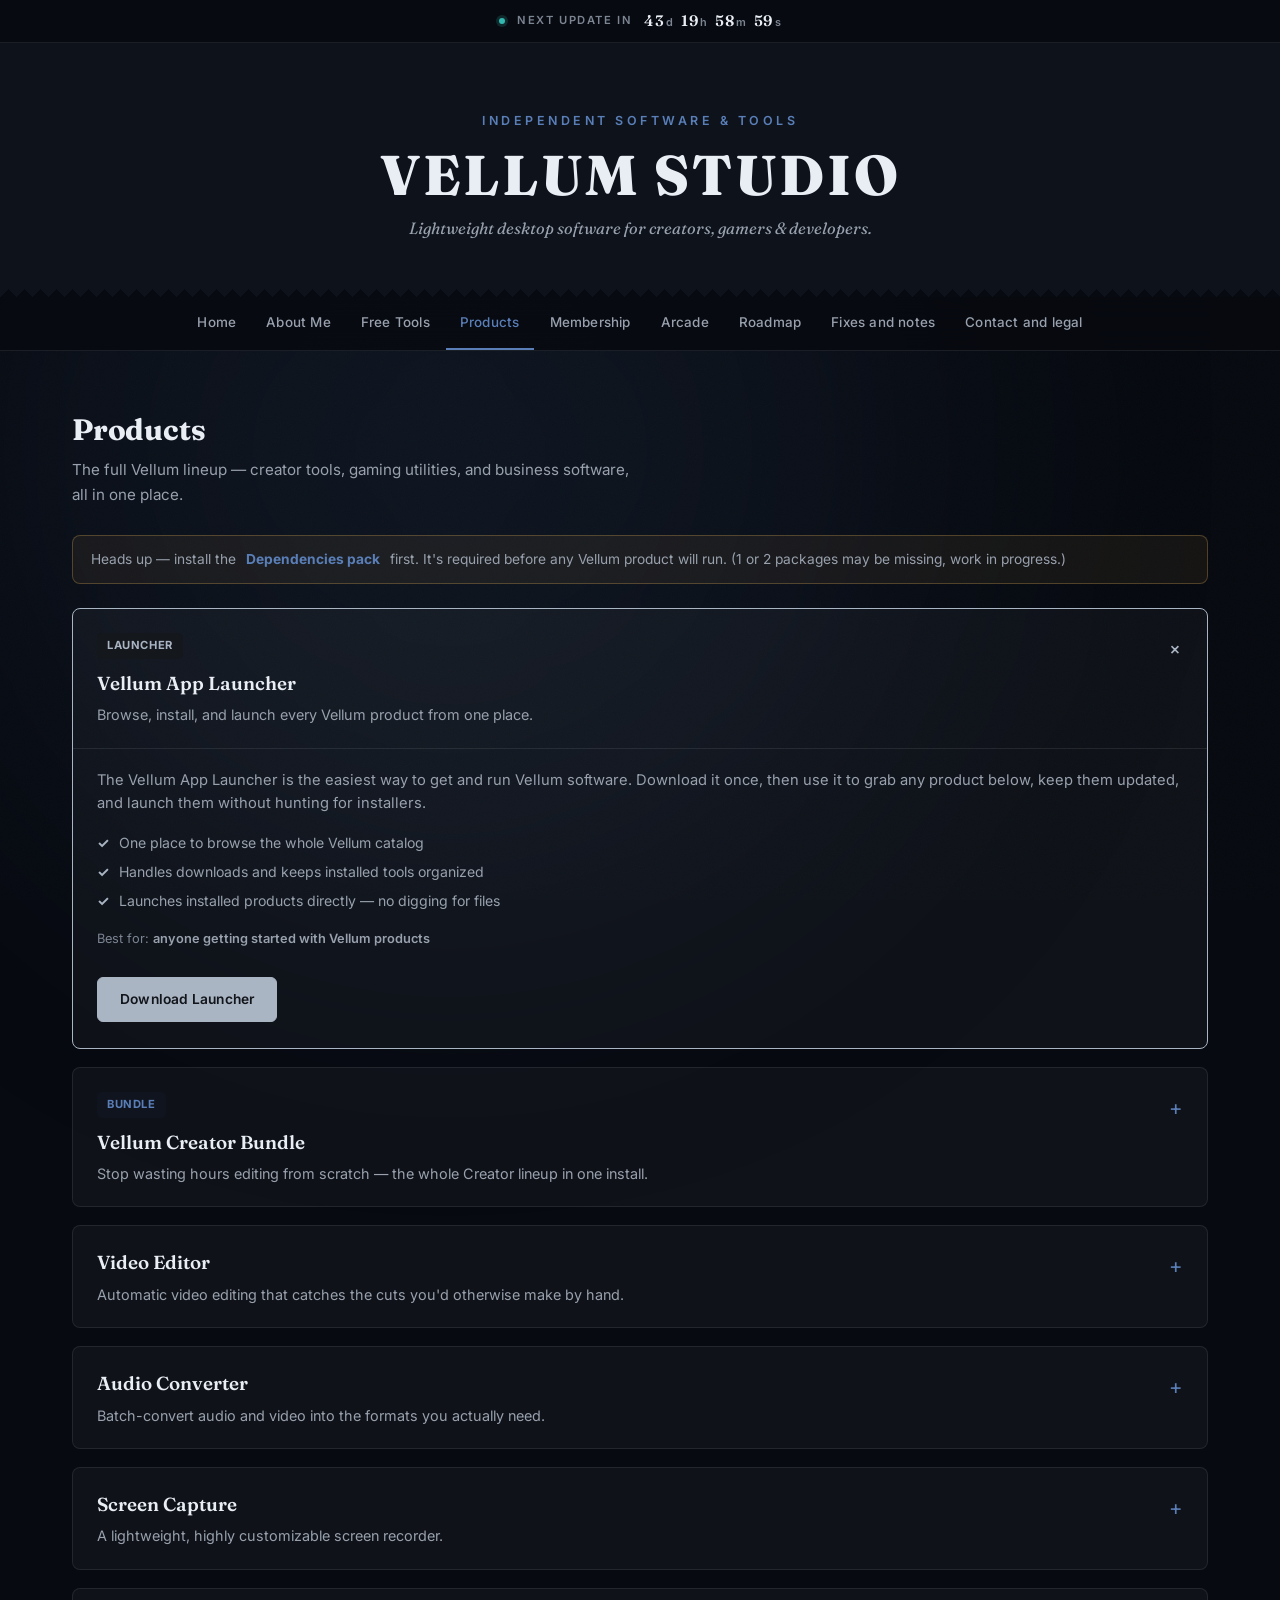
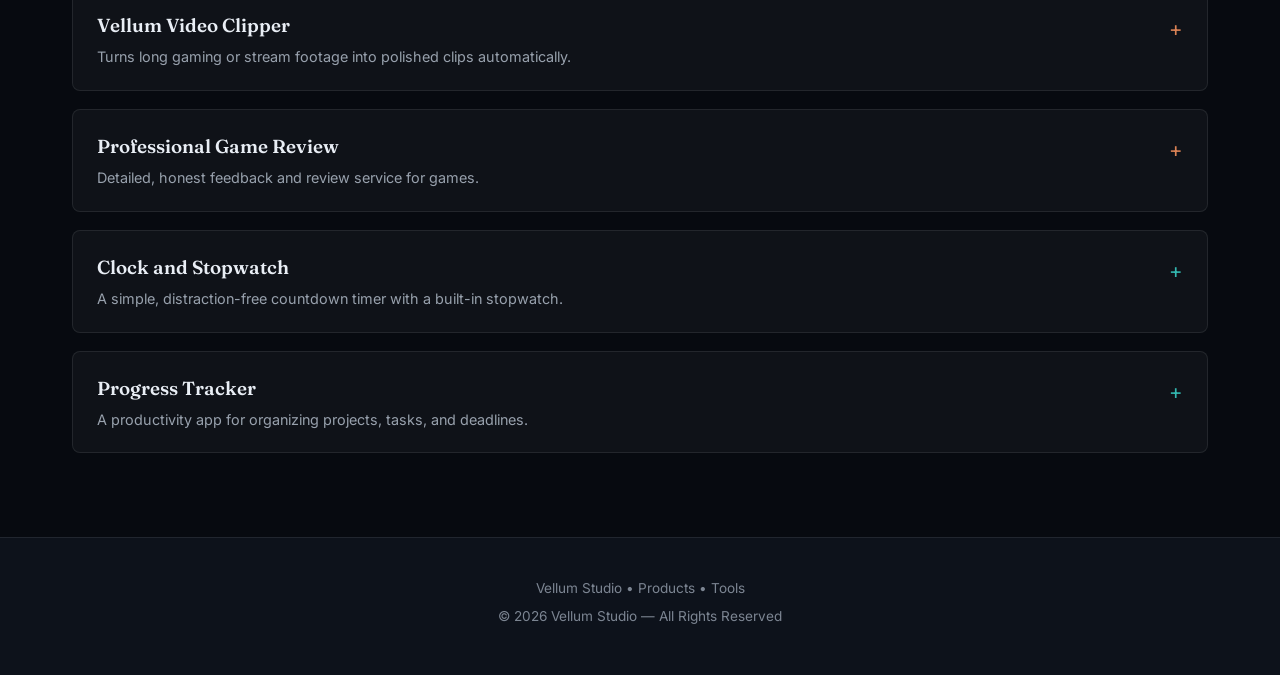
<file: products.html>
<!DOCTYPE html>
<html lang="en">
<head>
<meta charset="UTF-8">
<meta name="viewport" content="width=device-width, initial-scale=1.0">
<title>Products — Video Editor, Screen Capture, Audio Converter &amp; More | Vellum Studio</title>
<meta name="description" content="The full Vellum Studio lineup: App Launcher, Video Editor, Audio Converter, Screen Capture, Video Clipper, Game Review service, Clock &amp; Stopwatch, and Progress Tracker.">
<meta property="og:title" content="Products — Vellum Studio">
<meta property="og:description" content="Creator tools, gaming utilities, and business software — the full Vellum Studio lineup.">
<meta property="og:url" content="https://vellumtech55.github.io/vellum/products.html">
<meta property="og:type" content="website">
<link rel="canonical" href="https://vellumtech55.github.io/vellum/products.html">
<link rel="icon" type="image/svg+xml" href="[data-uri]">
<link rel="preconnect" href="https://fonts.googleapis.com">
<link href="https://fonts.googleapis.com/css2?family=Fraunces:ital,wght@0,500;0,600;0,800;1,500&family=Inter:wght@300;400;500;600;800&display=swap" rel="stylesheet">
<style>
*{margin:0;padding:0;box-sizing:border-box}

:root{
  --ink-950:#070a10;
  --ink-900:#0d121b;
  --ink-850:#121722;
  --ink-800:#1a202c;
  --line:rgba(233,238,245,.09);
  --line-strong:rgba(233,238,245,.18);
  --text:#e9eef5;
  --text-dim:#98a1ad;
  --text-faint:#7c8592;

  --navy:#5a7fb8;
  --navy-dim:rgba(90,127,184,.35);
  --navy-bg:#10141f;

  --copper:#d98255;
  --copper-dim:rgba(217,130,85,.35);
  --copper-bg:#1c130c;

  --teal:#33b8b0;
  --teal-dim:rgba(51,184,176,.35);
  --teal-bg:#0b1817;

  --silver:#aab5c4;
  --silver-dim:rgba(170,181,196,.35);
  --silver-bg:#14171c;

  --font-display:'Fraunces',serif;
  --font-body:'Inter',sans-serif;
}

body{
  font-family:var(--font-body);
  background:var(--ink-950);
  color:var(--text);
  overflow-x:hidden;
}

.bg-glow{
  position:fixed;
  inset:0;
  z-index:-3;
}
.bg-glow::before{
  content:"";
  position:absolute;
  width:900px;
  height:900px;
  border-radius:50%;
  filter:blur(170px);
  background:rgba(90,127,184,.16);
  animation:float 18s ease-in-out infinite;
}
.bg-glow.copper::before{ background:rgba(217,130,85,.18); }
.bg-glow.teal::before{ background:rgba(51,184,176,.14); }
.bg-glow.silver::before { background:rgba(170,181,196,.16); }

@keyframes float{
  0%  {transform:translate(-10%,-10%) scale(1)}
  50% {transform:translate(35%,20%) scale(1.25)}
  100%{transform:translate(-10%,-10%) scale(1)}
}

.grid-bg{
  position:fixed;
  inset:0;
  z-index:-2;
  opacity:.06;
  background-image:
    linear-gradient(rgba(255,255,255,.12) 1px,transparent 1px),
    linear-gradient(90deg,rgba(255,255,255,.12) 1px,transparent 1px);
  background-size:45px 45px;
}

.grain{
  position:fixed;
  inset:0;
  z-index:-1;
  pointer-events:none;
  opacity:.035;
  background-image:url("data:image/svg+xml,%3Csvg viewBox='0 0 200 200' xmlns='http://www.w3.org/2000/svg'%3E%3Cfilter id='n'%3E%3CfeTurbulence type='fractalNoise' baseFrequency='0.85' numOctaves='4' stitchTiles='stitch'/%3E%3C/filter%3E%3Crect width='100%25' height='100%25' filter='url(%23n)'/%3E%3C/svg%3E");
  background-repeat:repeat;
  background-size:180px 180px;
}

.deckle{
  height:16px;
  width:100%;
  background-color:var(--ink-950);
  background-image:
    linear-gradient(135deg, var(--ink-900) 50%, transparent 50%),
    linear-gradient(-135deg, var(--ink-900) 50%, transparent 50%);
  background-position:0 0,0 0;
  background-size:16px 16px;
  background-repeat:repeat-x;
}

header{
  text-align:center;
  padding:110px 20px 0;
  background:var(--ink-900);
}

.eyebrow{
  font-size:.78rem;
  letter-spacing:3px;
  text-transform:uppercase;
  color:var(--navy);
  font-weight:600;
  margin-bottom:14px;
}

header h1{
  font-family:var(--font-display);
  font-size:4.2rem;
  font-weight:800;
  letter-spacing:1px;
}

header h1 a{
  color:inherit;
  text-decoration:none;
}

header p.tagline{
  color:var(--text-dim);
  margin-top:10px;
  font-size:1.05rem;
  font-family:var(--font-display);
  font-style:italic;
}

.hero{
  max-width:780px;
  margin:36px auto 0;
  padding:30px 34px;
  border-radius:4px;
  background:rgba(255,255,255,.035);
  border:1px solid var(--line);
  text-align:left;
}

.hero h2{font-size:.78rem;color:var(--text-faint);text-transform:uppercase;letter-spacing:2.5px;margin-bottom:10px;font-weight:600}
.hero h3{font-family:var(--font-display);font-size:1.5rem;margin-bottom:10px;font-weight:600}
.hero p{color:var(--text-dim);font-size:.95rem;line-height:1.6}

header .deckle-spacer{ height:48px; }

nav{
  display:flex;
  justify-content:center;
  gap:8px;
  flex-wrap:wrap;
  padding:16px 20px;
  position:sticky;
  top:0;
  backdrop-filter:blur(14px);
  background:rgba(8,9,11,.78);
  z-index:10;
  border-bottom:1px solid var(--line);
}

.nav-link{
  padding:10px 18px;
  border-radius:8px;
  border:1px solid var(--line-strong);
  background:var(--ink-850);
  color:var(--text-dim);
  cursor:pointer;
  transition:.2s;
  font-size:.88rem;
  font-weight:600;
  font-family:var(--font-body);
  text-decoration:none;
  display:inline-block;
}

.nav-link:hover{
  transform:translateY(-1px);
  color:var(--text);
  border-color:var(--text-faint);
}

.nav-link.active{ background:var(--ink-800); }
.nav-link.active[data-accent="navy"]   { border-color:var(--navy);    color:var(--navy);    box-shadow:0 0 16px var(--navy-dim); }
.nav-link.active[data-accent="copper"]{ border-color:var(--copper); color:var(--copper); box-shadow:0 0 16px var(--copper-dim); }
.nav-link.active[data-accent="teal"]{ border-color:var(--teal); color:var(--teal); box-shadow:0 0 16px var(--teal-dim); }
.nav-link.active[data-accent="silver"] { border-color:var(--silver);  color:var(--silver);  box-shadow:0 0 16px var(--silver-dim); }

main{
  max-width:1180px;
  margin:auto;
  padding:54px 22px 84px;
  animation:.3s fade ease;
}
@keyframes fade{
  from{opacity:0;transform:translateY(8px)}
  to  {opacity:1;transform:translateY(0)}
}

.section-title{
  font-family:var(--font-display);
  font-size:2rem;
  font-weight:700;
  margin-bottom:6px;
}
.section-sub{
  color:var(--text-dim);
  font-size:.95rem;
  margin-bottom:30px;
  max-width:560px;
}

.grid-cards{
  display:grid;
  grid-template-columns:repeat(auto-fit,minmax(260px,1fr));
  gap:18px;
  margin-top:4px;
}

.card{
  background:rgba(255,255,255,.035);
  border:1px solid var(--line);
  border-radius:10px;
  padding:24px;
  transition:.22s;
}
.card:hover{ transform:translateY(-4px); border-color:var(--line-strong); }

.theme-navy .card:hover    { border-color:var(--navy);    box-shadow:0 0 22px rgba(90,127,184,.14); }
.theme-copper .card:hover { border-color:var(--copper); box-shadow:0 0 22px rgba(217,130,85,.16); }
.theme-teal .card:hover { border-color:var(--teal); box-shadow:0 0 22px rgba(51,184,176,.14); }
.theme-silver .card:hover  { border-color:var(--silver);  box-shadow:0 0 22px rgba(170,181,196,.16); }

.card h3{ font-family:var(--font-display); font-size:1.18rem; font-weight:600; margin-bottom:8px; }
.card p{ color:var(--text-dim); font-size:.92rem; line-height:1.55; }

.badge{
  display:inline-block;
  padding:4px 10px;
  border-radius:5px;
  font-size:.7rem;
  font-weight:700;
  letter-spacing:.6px;
  text-transform:uppercase;
  margin-bottom:10px;
}
.badge.navy{ background:var(--navy-bg); color:var(--navy); }
.badge.copper{ background:var(--copper-bg); color:var(--copper); }
.badge.teal{ background:var(--teal-bg); color:var(--teal); }
.badge.silver{ background:var(--silver-bg); color:var(--silver); }

.stat-card h3{ font-family:var(--font-display); font-size:2.1rem; font-weight:700; margin-bottom:4px; }
.stat-card p{ color:var(--text-faint); font-size:.85rem; }

.main-btn{
  display:inline-block;
  margin-top:14px;
  padding:10px 18px;
  border-radius:7px;
  text-decoration:none;
  font-weight:600;
  font-size:.86rem;
  cursor:pointer;
  transition:.2s;
  font-family:var(--font-body);
  border:1px solid transparent;
}
.btn-navy   { background:transparent; color:var(--navy);    border-color:var(--navy); }
.btn-navy:hover   { background:var(--navy);    color:#0d121b; }
.btn-copper{ background:transparent; color:var(--copper); border-color:var(--copper); }
.btn-copper:hover{ background:var(--copper); color:#1f1006; }
.btn-teal{ background:transparent; color:var(--teal); border-color:var(--teal); }
.btn-teal:hover{ background:var(--teal); color:#041615; }
.btn-silver { background:transparent; color:var(--silver);  border-color:var(--silver); }
.btn-silver:hover { background:var(--silver);  color:#12151a; }

.roadmap{ display:flex; flex-direction:column; gap:12px; }
.step{
  padding:16px 20px;
  border-left:3px solid var(--navy);
  background:rgba(255,255,255,.03);
  border-radius:6px;
  font-size:.93rem;
  color:var(--text-dim);
}
.step b{ color:var(--text); }

form{ display:flex; flex-direction:column; gap:12px; margin-bottom:32px; }
input,textarea{
  background:var(--ink-900);
  border:1px solid var(--line-strong);
  color:var(--text);
  padding:13px 15px;
  border-radius:7px;
  font-size:.95rem;
  font-family:var(--font-body);
}
textarea{ min-height:150px; resize:vertical; }
input:focus,textarea:focus{ outline:none; border-color:var(--navy); }

.legal-box{
  background:rgba(255,255,255,.025);
  border:1px solid var(--line);
  border-radius:10px;
  padding:26px;
  line-height:1.75;
  color:var(--text-faint);
  font-size:.88rem;
}
.legal-box h3{ font-family:var(--font-display); color:var(--text-dim); margin-bottom:14px; }

footer{
  text-align:center;
  padding:36px 20px;
  color:var(--text-faint);
  border-top:1px solid var(--line);
  font-size:.85rem;
}
footer a{ color:var(--text-faint); }
footer a:hover{ color:var(--navy); }

.tool-card{
  background:rgba(255,255,255,.035);
  border:1px solid var(--line);
  border-radius:10px;
  overflow:hidden;
}
.tool-card > summary{
  list-style:none;
  cursor:pointer;
  padding:22px 24px;
  display:flex;
  align-items:center;
  justify-content:space-between;
  gap:12px;
}
.tool-card > summary::-webkit-details-marker{ display:none; }
.tool-card > summary .tool-meta h3{ font-family:var(--font-display); font-size:1.1rem; margin-bottom:4px; }
.tool-card > summary .tool-meta p{ color:var(--text-dim); font-size:.88rem; }
.tool-card > summary .chevron{ color:var(--silver); font-size:1.3rem; transition:.2s; flex-shrink:0; }
.tool-card[open] > summary .chevron{ transform:rotate(45deg); }
.tool-card[open]{ border-color:var(--silver); box-shadow:0 0 22px rgba(170,181,196,.13); }

.tool-body{ padding:0 24px 26px; border-top:1px solid var(--line); padding-top:20px; }

.tool-row{ display:flex; gap:10px; flex-wrap:wrap; align-items:center; margin-bottom:12px; }
.tool-row label{ font-size:.82rem; color:var(--text-dim); display:flex; align-items:center; gap:6px; }
.tool-stats{ display:flex; gap:22px; flex-wrap:wrap; margin-top:12px; }
.tool-stats div{ font-size:.8rem; color:var(--text-faint); }
.tool-stats span{ display:block; font-family:var(--font-display); font-size:1.4rem; color:var(--text); font-weight:600; }

.tool-out{
  background:var(--ink-950);
  border:1px solid var(--line-strong);
  border-radius:7px;
  padding:14px 16px;
  font-family:ui-monospace,monospace;
  font-size:.85rem;
  color:var(--text-dim);
  white-space:pre-wrap;
  word-break:break-word;
  min-height:44px;
}
.tool-out.error{ color:var(--copper); }
.tool-out.pass{ color:var(--teal); }

.btn-small{
  padding:8px 14px;
  border-radius:6px;
  border:1px solid var(--silver);
  background:transparent;
  color:var(--silver);
  font-size:.83rem;
  font-weight:600;
  cursor:pointer;
  font-family:var(--font-body);
  transition:.2s;
}
.btn-small:hover{ background:var(--silver); color:#12151a; }

.swatch-pair{ display:flex; gap:14px; align-items:center; flex-wrap:wrap; }
.swatch-pair .pair-block{ display:flex; align-items:center; gap:8px; background:var(--ink-950); border:1px solid var(--line-strong); padding:8px 10px; border-radius:7px; }
.swatch-pair input[type=color]{ width:34px; height:34px; border:none; border-radius:5px; background:none; cursor:pointer; padding:0; }
.swatch-pair input[type=text]{ width:90px; padding:6px 8px; font-size:.82rem; }

.preview-text{ margin-top:14px; padding:16px; border-radius:7px; font-size:1rem; font-weight:600; text-align:center; }

.range-row{ display:flex; align-items:center; gap:10px; flex:1; min-width:180px; }
.range-row input[type=range]{ flex:1; accent-color:var(--silver); }
.checkbox-row{ display:flex; gap:16px; flex-wrap:wrap; margin-bottom:14px; }
.checkbox-row label{ font-size:.85rem; color:var(--text-dim); display:flex; align-items:center; gap:6px; cursor:pointer; }

.product-card{
  background:rgba(255,255,255,.035);
  border:1px solid var(--line);
  border-radius:10px;
  overflow:hidden;
  transition:.22s;
}
.product-card:hover{ transform:translateY(-2px); border-color:var(--line-strong); }

.product-card > summary{
  list-style:none;
  cursor:pointer;
  padding:22px 24px;
  display:flex;
  align-items:flex-start;
  justify-content:space-between;
  gap:16px;
}
.product-card > summary::-webkit-details-marker{ display:none; }

.product-summary-left{ flex:1; min-width:0; }
.product-summary-left h3{ font-family:var(--font-display); font-size:1.18rem; font-weight:600; margin-bottom:6px; }
.product-summary-left p{ color:var(--text-dim); font-size:.9rem; line-height:1.5; }

.product-card .chevron{ font-size:1.3rem; transition:.2s; flex-shrink:0; color:var(--text-faint); margin-top:2px; }
.product-card[open] .chevron{ transform:rotate(45deg); }

.product-card--navy[open]   { border-color:var(--navy);    box-shadow:0 0 22px rgba(90,127,184,.14); }
.product-card--navy .chevron{ color:var(--navy); }
.product-card--copper[open]{ border-color:var(--copper); box-shadow:0 0 22px rgba(217,130,85,.16); }
.product-card--copper .chevron{ color:var(--copper); }
.product-card--teal[open]{ border-color:var(--teal); box-shadow:0 0 22px rgba(51,184,176,.14); }
.product-card--teal .chevron{ color:var(--teal); }
.product-card--silver[open] { border-color:var(--silver);  box-shadow:0 0 22px rgba(170,181,196,.16); }
.product-card--silver .chevron{ color:var(--silver); }

.product-body{ padding:0 24px 26px; border-top:1px solid var(--line); padding-top:20px; }
.product-desc{ color:var(--text-dim); font-size:.92rem; line-height:1.6; margin-bottom:16px; }

.feature-list{ list-style:none; display:flex; flex-direction:column; gap:8px; margin-bottom:18px; }
.feature-list li{ font-size:.88rem; color:var(--text-dim); padding-left:22px; position:relative; line-height:1.5; }
.feature-list li::before{ content:"✓"; position:absolute; left:0; font-weight:700; }
.product-card--navy .feature-list li::before   { color:var(--navy); }
.product-card--copper .feature-list li::before{ color:var(--copper); }
.product-card--teal .feature-list li::before{ color:var(--teal); }
.product-card--silver .feature-list li::before { color:var(--silver); }

.product-meta-row{ display:flex; align-items:center; justify-content:space-between; flex-wrap:wrap; gap:8px 16px; margin-bottom:14px; font-size:.8rem; color:var(--text-faint); }
.product-meta-row .best-for b{ color:var(--text-dim); font-weight:600; }

.about-header{ display:flex; gap:28px; align-items:flex-start; flex-wrap:wrap; }
.about-intro{ flex:1; min-width:260px; }
.about-intro h3{ font-family:var(--font-display); font-size:1.6rem; font-weight:600; margin-bottom:10px; }
.about-intro p{ color:var(--text-dim); font-size:.95rem; line-height:1.65; margin-bottom:14px; }

.tech-badges{ display:flex; flex-wrap:wrap; gap:8px; margin-top:4px; margin-bottom:16px; }
.tech-badge{ background:var(--ink-900); border:1px solid var(--line-strong); color:var(--text-dim); padding:6px 13px; border-radius:20px; font-size:.78rem; font-weight:600; }

.social-links{ display:flex; flex-wrap:wrap; gap:10px; }
.social-links a{ color:var(--text-dim); text-decoration:none; font-size:.86rem; font-weight:600; border:1px solid var(--line-strong); padding:9px 16px; border-radius:7px; transition:.2s; }
.social-links a:hover{ border-color:var(--navy); color:var(--navy); }

.notice-banner{ display:flex; align-items:center; gap:10px; border-radius:8px; padding:13px 18px; margin-bottom:24px; font-size:.86rem; color:var(--text-dim); border:1px solid; }
.notice-banner a{ font-weight:700; text-decoration:none; }
.notice-banner a:hover{ text-decoration:underline; }
.notice-navy{ background:rgba(216,169,85,.07); border-color:rgba(216,169,85,.3); }
.notice-navy a{ color:var(--navy); }
.notice-copper{ background:rgba(217,130,85,.08); border-color:rgba(217,130,85,.3); }
.notice-copper a{ color:var(--copper); }
.notice-teal{ background:rgba(51,184,176,.08); border-color:rgba(43,214,163,.3); }
.notice-teal a{ color:var(--teal); }

.faq-list{ display:flex; flex-direction:column; gap:10px; margin-bottom:32px; }
.faq-item{ background:rgba(255,255,255,.03); border:1px solid var(--line); border-radius:8px; overflow:hidden; }
.faq-item summary{ list-style:none; cursor:pointer; padding:16px 20px; font-weight:600; font-size:.94rem; display:flex; justify-content:space-between; align-items:center; }
.faq-item summary::-webkit-details-marker{ display:none; }
.faq-item summary .chevron{ color:var(--navy); transition:.2s; }
.faq-item[open] summary .chevron{ transform:rotate(45deg); }
.faq-item p{ padding:0 20px 18px; color:var(--text-dim); font-size:.88rem; line-height:1.6; }


.skip-link{
  position:absolute;
  left:-9999px;
  top:0;
  background:var(--navy);
  color:#0d121b;
  padding:10px 16px;
  z-index:100;
  border-radius:0 0 6px 0;
  font-weight:600;
  text-decoration:none;
}
.skip-link:focus{ left:0; }

a:focus-visible, button:focus-visible, summary:focus-visible, input:focus-visible, [tabindex]:focus-visible{
  outline:2px solid var(--navy);
  outline-offset:2px;
}

@media (prefers-reduced-motion: reduce){
  .bg-glow::before{ animation:none; }
  main{ animation:none; }
}

@media(max-width:680px){
  header h1{ font-size:2.6rem; }
  main{ padding:40px 16px 64px; }
  .tool-card > summary{ padding:18px; }
}

</style>
<script type="application/ld+json">
{
  "@context": "https://schema.org",
  "@type": "ItemList",
  "itemListElement": [
    {
      "@type": "SoftwareApplication",
      "position": 1,
      "name": "Vellum App Launcher",
      "applicationCategory": "DeveloperApplication",
      "operatingSystem": "Windows",
      "description": "Browse, install, and launch every Vellum product from one place.",
      "url": "https://vellumtech55.github.io/vellum/products.html"
    },
    {
      "@type": "SoftwareApplication",
      "position": 2,
      "name": "Vellum Video Editor",
      "applicationCategory": "MultimediaApplication",
      "operatingSystem": "Windows",
      "description": "Automatic video editing that catches likely cut points from audio spikes and silence.",
      "url": "https://vellumtech55.github.io/vellum/products.html"
    },
    {
      "@type": "SoftwareApplication",
      "position": 3,
      "name": "Vellum Audio Converter",
      "applicationCategory": "MultimediaApplication",
      "operatingSystem": "Windows",
      "description": "Batch-converts audio and video into common audio formats with a queue for bulk conversions.",
      "url": "https://vellumtech55.github.io/vellum/products.html"
    },
    {
      "@type": "SoftwareApplication",
      "position": 4,
      "name": "Vellum Screen Capture",
      "applicationCategory": "MultimediaApplication",
      "operatingSystem": "Windows",
      "description": "A lightweight, highly customizable screen recorder with automatic hardware encoder detection.",
      "url": "https://vellumtech55.github.io/vellum/products.html"
    }
  ]
}
</script>
<link rel="stylesheet" href="vellum.css">
<script src="vellum.js" defer></script>
</head>
<body>

<a class="skip-link" href="#main-content">Skip to content</a>

<div class="bg-glow" id="bg"></div>
<div class="grid-bg"></div>
<div class="grain"></div>

<header>
  <p class="eyebrow">Independent software &amp; tools</p>
  <h1><a href="index.html">VELLUM STUDIO</a></h1>
  <p class="tagline">Lightweight desktop software for creators, gamers &amp; developers.</p>
  <div class="deckle-spacer"></div>
</header>
<div class="deckle"></div>

<nav aria-label="Primary">
  <a class="nav-link" data-accent="navy" href="index.html">Home</a>
  <a class="nav-link" data-accent="navy" href="about.html">About Me</a>
  <a class="nav-link" data-accent="silver" href="tools.html">Free Tools</a>
  <a class="nav-link active" data-accent="navy" href="products.html">Products</a>
  <a class="nav-link" data-accent="navy" href="membership.html">Membership</a>
  <a class="nav-link" data-accent="copper" href="arcade.html">Arcade</a>
  <a class="nav-link" data-accent="navy" href="roadmap.html">Roadmap</a>
  <a class="nav-link" data-accent="navy" href="fixes.html">Fixes and notes</a>
  <a class="nav-link" data-accent="navy" href="contact.html">Contact and legal</a>
</nav>

<main id="main-content" class="theme-navy">
  <h2 class="section-title">Products</h2>
  <p class="section-sub">The full Vellum lineup — creator tools, gaming utilities, and business software, all in one place.</p>
  <div class="notice-banner notice-navy">Heads up — install the <a href="index.html#dependencies-card">Dependencies pack</a> first. It's required before any Vellum product will run. (1 or 2 packages may be missing, work in progress.)</div>

  <div class="grid-cards" style="grid-template-columns:1fr">

    <details class="product-card product-card--silver" id="launcher-card" open aria-label="Vellum App Launcher — desktop app manager for all Vellum software">
      <summary>
        <div class="product-summary-left">
          <span class="badge silver">LAUNCHER</span>
          <h3>Vellum App Launcher</h3>
          <p>Browse, install, and launch every Vellum product from one place.</p>
        </div>
        <span class="chevron">+</span>
      </summary>
      <div class="product-body">
        <p class="product-desc">The Vellum App Launcher is the easiest way to get and run Vellum software. Download it once, then use it to grab any product below, keep them updated, and launch them without hunting for installers.</p>
        <ul class="feature-list">
          <li>One place to browse the whole Vellum catalog</li>
          <li>Handles downloads and keeps installed tools organized</li>
          <li>Launches installed products directly — no digging for files</li>
        </ul>
        <div class="product-meta-row">
          <span class="best-for">Best for: <b>anyone getting started with Vellum products</b></span>
        </div>
        <a class="main-btn btn-silver" href="https://vellumtech.gumroad.com/l/lbqfqd" target="_blank" rel="noopener">Download Launcher</a>
      </div>
    </details>

    <details class="product-card product-card--navy" aria-label="Vellum Creator Bundle — all creator desktop tools in one install including video editor, audio converter, screen capture, and video clipper">
      <summary>
        <div class="product-summary-left">
          <span class="badge navy">BUNDLE</span>
          <h3>Vellum Creator Bundle</h3>
          <p>Stop wasting hours editing from scratch — the whole Creator lineup in one install.</p>
        </div>
        <span class="chevron">+</span>
      </summary>
      <div class="product-body">
        <p class="product-desc">Every Creator tool Vellum makes, bundled into a single install. Elevate your content, hook your audience, and double your production speed with the ultimate creative shortcut. Get it through the Vellum App Launcher.</p>
        <ul class="feature-list">
          <li>Includes Video Editor, Audio Converter, Screen Capture, and Video Clipper</li>
          <li>One installer, one license, one update channel</li>
          <li>New Creator tools are added to the bundle at no extra cost</li>
        </ul>
        <div class="product-meta-row">
          <span class="best-for">Best for: <b>creators who want the whole toolkit, not just one piece</b></span>
        </div>
        <a class="main-btn btn-navy" href="https://vellumtech.gumroad.com/l/lbqfqd" target="_blank" rel="noopener">Get via Launcher</a>
      </div>
    </details>

    <details class="product-card product-card--navy" aria-label="Video Editor — automatic video editing software that detects cuts from audio spikes for creators and YouTubers">
      <summary>
        <div class="product-summary-left">
          <h3>Video Editor</h3>
          <p>Automatic video editing that catches the cuts you'd otherwise make by hand.</p>
        </div>
        <span class="chevron">+</span>
      </summary>
      <div class="product-body">
        <p class="product-desc">An automatic video editor that helps with time-consuming cutting by catching audio spikes and frame cuts, so you spend less time scrubbing through raw footage. Get it through the Vellum App Launcher.</p>
        <ul class="feature-list">
          <li>Detects likely cut points from audio spikes and silence</li>
          <li>Frame-accurate trimming, no manual scrubbing</li>
          <li>Exports ready to drop into your existing timeline</li>
        </ul>
        <div class="product-meta-row">
          <span class="best-for">Best for: <b>editors who record more footage than they have time to cut</b></span>
        </div>
        <a class="main-btn btn-navy" href="https://vellumtech.gumroad.com/l/lbqfqd" target="_blank" rel="noopener">Get via Launcher</a>
      </div>
    </details>

    <details class="product-card product-card--navy" aria-label="Audio Converter — batch convert audio and video files to MP3, WAV, and other formats">
      <summary>
        <div class="product-summary-left">
          <h3>Audio Converter</h3>
          <p>Batch-convert audio and video into the formats you actually need.</p>
        </div>
        <span class="chevron">+</span>
      </summary>
      <div class="product-body">
        <p class="product-desc">An audio converter to help convert audio and video into other audio file formats, with a queue so you can line up a whole batch and walk away. Get it through the Vellum App Launcher.</p>
        <ul class="feature-list">
          <li>Converts audio and video sources into common audio formats</li>
          <li>Queue manager for batch conversions</li>
          <li>Straightforward settings — no codec guesswork</li>
        </ul>
        <div class="product-meta-row">
          <span class="best-for">Best for: <b>podcasters and editors converting files in bulk</b></span>
        </div>
        <a class="main-btn btn-navy" href="https://vellumtech.gumroad.com/l/lbqfqd" target="_blank" rel="noopener">Get via Launcher</a>
      </div>
    </details>

    <details class="product-card product-card--navy" aria-label="Screen Capture — lightweight customizable screen recorder for streamers and tutorial creators">
      <summary>
        <div class="product-summary-left">
          <h3>Screen Capture</h3>
          <p>A lightweight, highly customizable screen recorder.</p>
        </div>
        <span class="chevron">+</span>
      </summary>
      <div class="product-body">
        <p class="product-desc">A capture tool with a highly customizable, lightweight system — built to stay out of the way while you record. Get it through the Vellum App Launcher.</p>
        <ul class="feature-list">
          <li>Automatic hardware encoder detection for smooth capture</li>
          <li>Low overhead, so recording doesn't tank your frame rate</li>
          <li>Customizable hotkeys and output settings</li>
        </ul>
        <div class="product-meta-row">
          <span class="best-for">Best for: <b>streamers and tutorial creators</b></span>
        </div>
        <a class="main-btn btn-navy" href="https://vellumtech.gumroad.com/l/lbqfqd" target="_blank" rel="noopener">Get via Launcher</a>
      </div>
    </details>

    <details class="product-card product-card--copper" aria-label="Vellum Video Clipper — automatically turn long gaming and stream footage into highlight clips">
      <summary>
        <div class="product-summary-left">
          <h3>Vellum Video Clipper</h3>
          <p>Turns long gaming or stream footage into polished clips automatically.</p>
        </div>
        <span class="chevron">+</span>
      </summary>
      <div class="product-body">
        <p class="product-desc">Instantly cuts gaming or stream videos into polished clips — saving hours of editing without sacrificing quality. Get it through the Vellum App Launcher.</p>
        <ul class="feature-list">
          <li>Finds highlight-worthy moments automatically</li>
          <li>Trims dead air and downtime</li>
          <li>Exports clips ready for upload</li>
        </ul>
        <div class="product-meta-row">
          <span class="best-for">Best for: <b>gaming and stream highlight creators</b></span>
        </div>
        <a class="main-btn btn-copper" href="https://vellumtech.gumroad.com/l/lbqfqd" target="_blank" rel="noopener">Get via Launcher</a>
      </div>
    </details>

    <details class="product-card product-card--copper" aria-label="Professional Game Review — detailed written feedback and review service for indie game developers before launch">
      <summary>
        <div class="product-summary-left">
          <h3>Professional Game Review</h3>
          <p>Detailed, honest feedback and review service for games.</p>
        </div>
        <span class="chevron">+</span>
      </summary>
      <div class="product-body">
        <p class="product-desc">A detailed feedback and review service for games — covering gameplay, story, and technical performance so you get an outside perspective before you ship. Get it through the Vellum App Launcher.</p>
        <ul class="feature-list">
          <li>Written review covering gameplay, story, and technical performance</li>
          <li>Delivered as a shareable report</li>
          <li>Turnaround time and revisions included</li>
        </ul>
        <div class="product-meta-row">
          <span class="best-for">Best for: <b>developers wanting outside feedback before launch</b></span>
        </div>
        <a class="main-btn btn-copper" href="https://vellumtech.gumroad.com/l/lbqfqd" target="_blank" rel="noopener">Get via Launcher</a>
      </div>
    </details>

    <details class="product-card product-card--teal" aria-label="Clock and Stopwatch — distraction-free desktop countdown timer and stopwatch app for focused work">
      <summary>
        <div class="product-summary-left">
          <h3>Clock and Stopwatch</h3>
          <p>A simple, distraction-free countdown timer with a built-in stopwatch.</p>
        </div>
        <span class="chevron">+</span>
      </summary>
      <div class="product-body">
        <p class="product-desc">A countdown timer that is simple and useful, with a stopwatch built right in — no clutter, no accounts, just the timer you need. Get it through the Vellum App Launcher.</p>
        <ul class="feature-list">
          <li>Simple countdown timer</li>
          <li>Built-in stopwatch</li>
          <li>Minimal, distraction-free interface</li>
        </ul>
        <div class="product-meta-row">
          <span class="best-for">Best for: <b>time-boxing focused work sessions</b></span>
        </div>
        <a class="main-btn btn-teal" href="https://vellumtech.gumroad.com/l/lbqfqd" target="_blank" rel="noopener">Get via Launcher</a>
      </div>
    </details>

    <details class="product-card product-card--teal" aria-label="Progress Tracker — productivity app for freelancers and indie developers to organize projects, tasks, and deadlines">
      <summary>
        <div class="product-summary-left">
          <h3>Progress Tracker</h3>
          <p>A productivity app for organizing projects, tasks, and deadlines.</p>
        </div>
        <span class="chevron">+</span>
      </summary>
      <div class="product-body">
        <p class="product-desc">Vellum Work Tracker is a modern productivity and business management app designed for solo developers, freelancers, and small software teams. It helps you organize projects in one place. Get it through the Vellum App Launcher.</p>
        <ul class="feature-list">
          <li>Organize projects, tasks, and deadlines together</li>
          <li>Built for solo devs and small teams</li>
          <li>See progress across projects at a glance</li>
        </ul>
        <div class="product-meta-row">
          <span class="best-for">Best for: <b>freelancers and small indie teams</b></span>
        </div>
        <a class="main-btn btn-teal" href="https://vellumtech.gumroad.com/l/lbqfqd" target="_blank" rel="noopener">Get via Launcher</a>
      </div>
    </details>

  </div>
</main>

<footer>
  <p>Vellum Studio &bull; <a href="products.html">Products</a> &bull; <a href="tools.html">Tools</a></p>
  <p style="margin-top:6px">&#169; 2026 Vellum Studio — All Rights Reserved</p>
</footer>

</body>
</html>
</file>
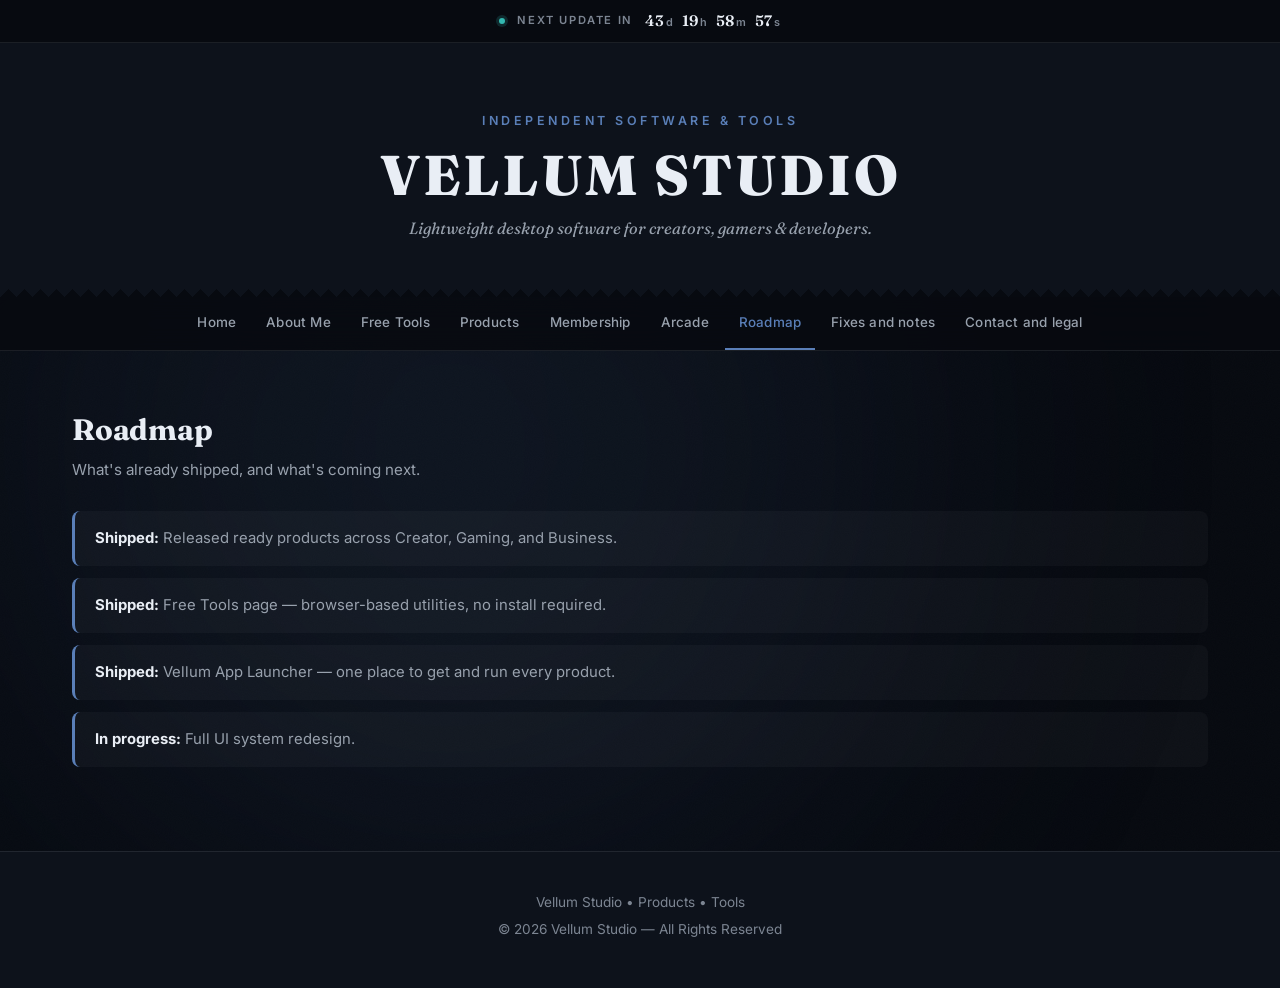
<file: roadmap.html>
<!DOCTYPE html>
<html lang="en">
<head>
<meta charset="UTF-8">
<meta name="viewport" content="width=device-width, initial-scale=1.0">
<title>Roadmap — Vellum Studio</title>
<meta name="description" content="What's shipped and what's coming next for Vellum Studio's lineup of desktop tools.">
<meta property="og:title" content="Roadmap — Vellum Studio">
<meta property="og:description" content="What's already shipped, and what's coming next for Vellum Studio.">
<meta property="og:url" content="https://vellumtech55.github.io/vellum/roadmap.html">
<meta property="og:type" content="website">
<link rel="canonical" href="https://vellumtech55.github.io/vellum/roadmap.html">
<link rel="icon" type="image/svg+xml" href="[data-uri]">
<link rel="preconnect" href="https://fonts.googleapis.com">
<link href="https://fonts.googleapis.com/css2?family=Fraunces:ital,wght@0,500;0,600;0,800;1,500&family=Inter:wght@300;400;500;600;800&display=swap" rel="stylesheet">
<style>
*{margin:0;padding:0;box-sizing:border-box}

:root{
  --ink-950:#070a10;
  --ink-900:#0d121b;
  --ink-850:#121722;
  --ink-800:#1a202c;
  --line:rgba(233,238,245,.09);
  --line-strong:rgba(233,238,245,.18);
  --text:#e9eef5;
  --text-dim:#98a1ad;
  --text-faint:#7c8592;

  --navy:#5a7fb8;
  --navy-dim:rgba(90,127,184,.35);
  --navy-bg:#10141f;

  --copper:#d98255;
  --copper-dim:rgba(217,130,85,.35);
  --copper-bg:#1c130c;

  --teal:#33b8b0;
  --teal-dim:rgba(51,184,176,.35);
  --teal-bg:#0b1817;

  --silver:#aab5c4;
  --silver-dim:rgba(170,181,196,.35);
  --silver-bg:#14171c;

  --font-display:'Fraunces',serif;
  --font-body:'Inter',sans-serif;
}

body{
  font-family:var(--font-body);
  background:var(--ink-950);
  color:var(--text);
  overflow-x:hidden;
}

.bg-glow{
  position:fixed;
  inset:0;
  z-index:-3;
}
.bg-glow::before{
  content:"";
  position:absolute;
  width:900px;
  height:900px;
  border-radius:50%;
  filter:blur(170px);
  background:rgba(90,127,184,.16);
  animation:float 18s ease-in-out infinite;
}
.bg-glow.copper::before{ background:rgba(217,130,85,.18); }
.bg-glow.teal::before{ background:rgba(51,184,176,.14); }
.bg-glow.silver::before { background:rgba(170,181,196,.16); }

@keyframes float{
  0%  {transform:translate(-10%,-10%) scale(1)}
  50% {transform:translate(35%,20%) scale(1.25)}
  100%{transform:translate(-10%,-10%) scale(1)}
}

.grid-bg{
  position:fixed;
  inset:0;
  z-index:-2;
  opacity:.06;
  background-image:
    linear-gradient(rgba(255,255,255,.12) 1px,transparent 1px),
    linear-gradient(90deg,rgba(255,255,255,.12) 1px,transparent 1px);
  background-size:45px 45px;
}

.grain{
  position:fixed;
  inset:0;
  z-index:-1;
  pointer-events:none;
  opacity:.035;
  background-image:url("data:image/svg+xml,%3Csvg viewBox='0 0 200 200' xmlns='http://www.w3.org/2000/svg'%3E%3Cfilter id='n'%3E%3CfeTurbulence type='fractalNoise' baseFrequency='0.85' numOctaves='4' stitchTiles='stitch'/%3E%3C/filter%3E%3Crect width='100%25' height='100%25' filter='url(%23n)'/%3E%3C/svg%3E");
  background-repeat:repeat;
  background-size:180px 180px;
}

.deckle{
  height:16px;
  width:100%;
  background-color:var(--ink-950);
  background-image:
    linear-gradient(135deg, var(--ink-900) 50%, transparent 50%),
    linear-gradient(-135deg, var(--ink-900) 50%, transparent 50%);
  background-position:0 0,0 0;
  background-size:16px 16px;
  background-repeat:repeat-x;
}

header{
  text-align:center;
  padding:110px 20px 0;
  background:var(--ink-900);
}

.eyebrow{
  font-size:.78rem;
  letter-spacing:3px;
  text-transform:uppercase;
  color:var(--navy);
  font-weight:600;
  margin-bottom:14px;
}

header h1{
  font-family:var(--font-display);
  font-size:4.2rem;
  font-weight:800;
  letter-spacing:1px;
}

header h1 a{
  color:inherit;
  text-decoration:none;
}

header p.tagline{
  color:var(--text-dim);
  margin-top:10px;
  font-size:1.05rem;
  font-family:var(--font-display);
  font-style:italic;
}

.hero{
  max-width:780px;
  margin:36px auto 0;
  padding:30px 34px;
  border-radius:4px;
  background:rgba(255,255,255,.035);
  border:1px solid var(--line);
  text-align:left;
}

.hero h2{font-size:.78rem;color:var(--text-faint);text-transform:uppercase;letter-spacing:2.5px;margin-bottom:10px;font-weight:600}
.hero h3{font-family:var(--font-display);font-size:1.5rem;margin-bottom:10px;font-weight:600}
.hero p{color:var(--text-dim);font-size:.95rem;line-height:1.6}

header .deckle-spacer{ height:48px; }

nav{
  display:flex;
  justify-content:center;
  gap:8px;
  flex-wrap:wrap;
  padding:16px 20px;
  position:sticky;
  top:0;
  backdrop-filter:blur(14px);
  background:rgba(8,9,11,.78);
  z-index:10;
  border-bottom:1px solid var(--line);
}

.nav-link{
  padding:10px 18px;
  border-radius:8px;
  border:1px solid var(--line-strong);
  background:var(--ink-850);
  color:var(--text-dim);
  cursor:pointer;
  transition:.2s;
  font-size:.88rem;
  font-weight:600;
  font-family:var(--font-body);
  text-decoration:none;
  display:inline-block;
}

.nav-link:hover{
  transform:translateY(-1px);
  color:var(--text);
  border-color:var(--text-faint);
}

.nav-link.active{ background:var(--ink-800); }
.nav-link.active[data-accent="navy"]   { border-color:var(--navy);    color:var(--navy);    box-shadow:0 0 16px var(--navy-dim); }
.nav-link.active[data-accent="copper"]{ border-color:var(--copper); color:var(--copper); box-shadow:0 0 16px var(--copper-dim); }
.nav-link.active[data-accent="teal"]{ border-color:var(--teal); color:var(--teal); box-shadow:0 0 16px var(--teal-dim); }
.nav-link.active[data-accent="silver"] { border-color:var(--silver);  color:var(--silver);  box-shadow:0 0 16px var(--silver-dim); }

main{
  max-width:1180px;
  margin:auto;
  padding:54px 22px 84px;
  animation:.3s fade ease;
}
@keyframes fade{
  from{opacity:0;transform:translateY(8px)}
  to  {opacity:1;transform:translateY(0)}
}

.section-title{
  font-family:var(--font-display);
  font-size:2rem;
  font-weight:700;
  margin-bottom:6px;
}
.section-sub{
  color:var(--text-dim);
  font-size:.95rem;
  margin-bottom:30px;
  max-width:560px;
}

.grid-cards{
  display:grid;
  grid-template-columns:repeat(auto-fit,minmax(260px,1fr));
  gap:18px;
  margin-top:4px;
}

.card{
  background:rgba(255,255,255,.035);
  border:1px solid var(--line);
  border-radius:10px;
  padding:24px;
  transition:.22s;
}
.card:hover{ transform:translateY(-4px); border-color:var(--line-strong); }

.theme-navy .card:hover    { border-color:var(--navy);    box-shadow:0 0 22px rgba(90,127,184,.14); }
.theme-copper .card:hover { border-color:var(--copper); box-shadow:0 0 22px rgba(217,130,85,.16); }
.theme-teal .card:hover { border-color:var(--teal); box-shadow:0 0 22px rgba(51,184,176,.14); }
.theme-silver .card:hover  { border-color:var(--silver);  box-shadow:0 0 22px rgba(170,181,196,.16); }

.card h3{ font-family:var(--font-display); font-size:1.18rem; font-weight:600; margin-bottom:8px; }
.card p{ color:var(--text-dim); font-size:.92rem; line-height:1.55; }

.badge{
  display:inline-block;
  padding:4px 10px;
  border-radius:5px;
  font-size:.7rem;
  font-weight:700;
  letter-spacing:.6px;
  text-transform:uppercase;
  margin-bottom:10px;
}
.badge.navy{ background:var(--navy-bg); color:var(--navy); }
.badge.copper{ background:var(--copper-bg); color:var(--copper); }
.badge.teal{ background:var(--teal-bg); color:var(--teal); }
.badge.silver{ background:var(--silver-bg); color:var(--silver); }

.stat-card h3{ font-family:var(--font-display); font-size:2.1rem; font-weight:700; margin-bottom:4px; }
.stat-card p{ color:var(--text-faint); font-size:.85rem; }

.main-btn{
  display:inline-block;
  margin-top:14px;
  padding:10px 18px;
  border-radius:7px;
  text-decoration:none;
  font-weight:600;
  font-size:.86rem;
  cursor:pointer;
  transition:.2s;
  font-family:var(--font-body);
  border:1px solid transparent;
}
.btn-navy   { background:transparent; color:var(--navy);    border-color:var(--navy); }
.btn-navy:hover   { background:var(--navy);    color:#0d121b; }
.btn-copper{ background:transparent; color:var(--copper); border-color:var(--copper); }
.btn-copper:hover{ background:var(--copper); color:#1f1006; }
.btn-teal{ background:transparent; color:var(--teal); border-color:var(--teal); }
.btn-teal:hover{ background:var(--teal); color:#041615; }
.btn-silver { background:transparent; color:var(--silver);  border-color:var(--silver); }
.btn-silver:hover { background:var(--silver);  color:#12151a; }

.roadmap{ display:flex; flex-direction:column; gap:12px; }
.step{
  padding:16px 20px;
  border-left:3px solid var(--navy);
  background:rgba(255,255,255,.03);
  border-radius:6px;
  font-size:.93rem;
  color:var(--text-dim);
}
.step b{ color:var(--text); }

form{ display:flex; flex-direction:column; gap:12px; margin-bottom:32px; }
input,textarea{
  background:var(--ink-900);
  border:1px solid var(--line-strong);
  color:var(--text);
  padding:13px 15px;
  border-radius:7px;
  font-size:.95rem;
  font-family:var(--font-body);
}
textarea{ min-height:150px; resize:vertical; }
input:focus,textarea:focus{ outline:none; border-color:var(--navy); }

.legal-box{
  background:rgba(255,255,255,.025);
  border:1px solid var(--line);
  border-radius:10px;
  padding:26px;
  line-height:1.75;
  color:var(--text-faint);
  font-size:.88rem;
}
.legal-box h3{ font-family:var(--font-display); color:var(--text-dim); margin-bottom:14px; }

footer{
  text-align:center;
  padding:36px 20px;
  color:var(--text-faint);
  border-top:1px solid var(--line);
  font-size:.85rem;
}
footer a{ color:var(--text-faint); }
footer a:hover{ color:var(--navy); }

.tool-card{
  background:rgba(255,255,255,.035);
  border:1px solid var(--line);
  border-radius:10px;
  overflow:hidden;
}
.tool-card > summary{
  list-style:none;
  cursor:pointer;
  padding:22px 24px;
  display:flex;
  align-items:center;
  justify-content:space-between;
  gap:12px;
}
.tool-card > summary::-webkit-details-marker{ display:none; }
.tool-card > summary .tool-meta h3{ font-family:var(--font-display); font-size:1.1rem; margin-bottom:4px; }
.tool-card > summary .tool-meta p{ color:var(--text-dim); font-size:.88rem; }
.tool-card > summary .chevron{ color:var(--silver); font-size:1.3rem; transition:.2s; flex-shrink:0; }
.tool-card[open] > summary .chevron{ transform:rotate(45deg); }
.tool-card[open]{ border-color:var(--silver); box-shadow:0 0 22px rgba(170,181,196,.13); }

.tool-body{ padding:0 24px 26px; border-top:1px solid var(--line); padding-top:20px; }

.tool-row{ display:flex; gap:10px; flex-wrap:wrap; align-items:center; margin-bottom:12px; }
.tool-row label{ font-size:.82rem; color:var(--text-dim); display:flex; align-items:center; gap:6px; }
.tool-stats{ display:flex; gap:22px; flex-wrap:wrap; margin-top:12px; }
.tool-stats div{ font-size:.8rem; color:var(--text-faint); }
.tool-stats span{ display:block; font-family:var(--font-display); font-size:1.4rem; color:var(--text); font-weight:600; }

.tool-out{
  background:var(--ink-950);
  border:1px solid var(--line-strong);
  border-radius:7px;
  padding:14px 16px;
  font-family:ui-monospace,monospace;
  font-size:.85rem;
  color:var(--text-dim);
  white-space:pre-wrap;
  word-break:break-word;
  min-height:44px;
}
.tool-out.error{ color:var(--copper); }
.tool-out.pass{ color:var(--teal); }

.btn-small{
  padding:8px 14px;
  border-radius:6px;
  border:1px solid var(--silver);
  background:transparent;
  color:var(--silver);
  font-size:.83rem;
  font-weight:600;
  cursor:pointer;
  font-family:var(--font-body);
  transition:.2s;
}
.btn-small:hover{ background:var(--silver); color:#12151a; }

.swatch-pair{ display:flex; gap:14px; align-items:center; flex-wrap:wrap; }
.swatch-pair .pair-block{ display:flex; align-items:center; gap:8px; background:var(--ink-950); border:1px solid var(--line-strong); padding:8px 10px; border-radius:7px; }
.swatch-pair input[type=color]{ width:34px; height:34px; border:none; border-radius:5px; background:none; cursor:pointer; padding:0; }
.swatch-pair input[type=text]{ width:90px; padding:6px 8px; font-size:.82rem; }

.preview-text{ margin-top:14px; padding:16px; border-radius:7px; font-size:1rem; font-weight:600; text-align:center; }

.range-row{ display:flex; align-items:center; gap:10px; flex:1; min-width:180px; }
.range-row input[type=range]{ flex:1; accent-color:var(--silver); }
.checkbox-row{ display:flex; gap:16px; flex-wrap:wrap; margin-bottom:14px; }
.checkbox-row label{ font-size:.85rem; color:var(--text-dim); display:flex; align-items:center; gap:6px; cursor:pointer; }

.product-card{
  background:rgba(255,255,255,.035);
  border:1px solid var(--line);
  border-radius:10px;
  overflow:hidden;
  transition:.22s;
}
.product-card:hover{ transform:translateY(-2px); border-color:var(--line-strong); }

.product-card > summary{
  list-style:none;
  cursor:pointer;
  padding:22px 24px;
  display:flex;
  align-items:flex-start;
  justify-content:space-between;
  gap:16px;
}
.product-card > summary::-webkit-details-marker{ display:none; }

.product-summary-left{ flex:1; min-width:0; }
.product-summary-left h3{ font-family:var(--font-display); font-size:1.18rem; font-weight:600; margin-bottom:6px; }
.product-summary-left p{ color:var(--text-dim); font-size:.9rem; line-height:1.5; }

.product-card .chevron{ font-size:1.3rem; transition:.2s; flex-shrink:0; color:var(--text-faint); margin-top:2px; }
.product-card[open] .chevron{ transform:rotate(45deg); }

.product-card--navy[open]   { border-color:var(--navy);    box-shadow:0 0 22px rgba(90,127,184,.14); }
.product-card--navy .chevron{ color:var(--navy); }
.product-card--copper[open]{ border-color:var(--copper); box-shadow:0 0 22px rgba(217,130,85,.16); }
.product-card--copper .chevron{ color:var(--copper); }
.product-card--teal[open]{ border-color:var(--teal); box-shadow:0 0 22px rgba(51,184,176,.14); }
.product-card--teal .chevron{ color:var(--teal); }
.product-card--silver[open] { border-color:var(--silver);  box-shadow:0 0 22px rgba(170,181,196,.16); }
.product-card--silver .chevron{ color:var(--silver); }

.product-body{ padding:0 24px 26px; border-top:1px solid var(--line); padding-top:20px; }
.product-desc{ color:var(--text-dim); font-size:.92rem; line-height:1.6; margin-bottom:16px; }

.feature-list{ list-style:none; display:flex; flex-direction:column; gap:8px; margin-bottom:18px; }
.feature-list li{ font-size:.88rem; color:var(--text-dim); padding-left:22px; position:relative; line-height:1.5; }
.feature-list li::before{ content:"✓"; position:absolute; left:0; font-weight:700; }
.product-card--navy .feature-list li::before   { color:var(--navy); }
.product-card--copper .feature-list li::before{ color:var(--copper); }
.product-card--teal .feature-list li::before{ color:var(--teal); }
.product-card--silver .feature-list li::before { color:var(--silver); }

.product-meta-row{ display:flex; align-items:center; justify-content:space-between; flex-wrap:wrap; gap:8px 16px; margin-bottom:14px; font-size:.8rem; color:var(--text-faint); }
.product-meta-row .best-for b{ color:var(--text-dim); font-weight:600; }

.about-header{ display:flex; gap:28px; align-items:flex-start; flex-wrap:wrap; }
.about-intro{ flex:1; min-width:260px; }
.about-intro h3{ font-family:var(--font-display); font-size:1.6rem; font-weight:600; margin-bottom:10px; }
.about-intro p{ color:var(--text-dim); font-size:.95rem; line-height:1.65; margin-bottom:14px; }

.tech-badges{ display:flex; flex-wrap:wrap; gap:8px; margin-top:4px; margin-bottom:16px; }
.tech-badge{ background:var(--ink-900); border:1px solid var(--line-strong); color:var(--text-dim); padding:6px 13px; border-radius:20px; font-size:.78rem; font-weight:600; }

.social-links{ display:flex; flex-wrap:wrap; gap:10px; }
.social-links a{ color:var(--text-dim); text-decoration:none; font-size:.86rem; font-weight:600; border:1px solid var(--line-strong); padding:9px 16px; border-radius:7px; transition:.2s; }
.social-links a:hover{ border-color:var(--navy); color:var(--navy); }

.notice-banner{ display:flex; align-items:center; gap:10px; border-radius:8px; padding:13px 18px; margin-bottom:24px; font-size:.86rem; color:var(--text-dim); border:1px solid; }
.notice-banner a{ font-weight:700; text-decoration:none; }
.notice-banner a:hover{ text-decoration:underline; }
.notice-navy{ background:rgba(216,169,85,.07); border-color:rgba(216,169,85,.3); }
.notice-navy a{ color:var(--navy); }
.notice-copper{ background:rgba(217,130,85,.08); border-color:rgba(217,130,85,.3); }
.notice-copper a{ color:var(--copper); }
.notice-teal{ background:rgba(51,184,176,.08); border-color:rgba(43,214,163,.3); }
.notice-teal a{ color:var(--teal); }

.faq-list{ display:flex; flex-direction:column; gap:10px; margin-bottom:32px; }
.faq-item{ background:rgba(255,255,255,.03); border:1px solid var(--line); border-radius:8px; overflow:hidden; }
.faq-item summary{ list-style:none; cursor:pointer; padding:16px 20px; font-weight:600; font-size:.94rem; display:flex; justify-content:space-between; align-items:center; }
.faq-item summary::-webkit-details-marker{ display:none; }
.faq-item summary .chevron{ color:var(--navy); transition:.2s; }
.faq-item[open] summary .chevron{ transform:rotate(45deg); }
.faq-item p{ padding:0 20px 18px; color:var(--text-dim); font-size:.88rem; line-height:1.6; }


.skip-link{
  position:absolute;
  left:-9999px;
  top:0;
  background:var(--navy);
  color:#0d121b;
  padding:10px 16px;
  z-index:100;
  border-radius:0 0 6px 0;
  font-weight:600;
  text-decoration:none;
}
.skip-link:focus{ left:0; }

a:focus-visible, button:focus-visible, summary:focus-visible, input:focus-visible, [tabindex]:focus-visible{
  outline:2px solid var(--navy);
  outline-offset:2px;
}

@media (prefers-reduced-motion: reduce){
  .bg-glow::before{ animation:none; }
  main{ animation:none; }
}

@media(max-width:680px){
  header h1{ font-size:2.6rem; }
  main{ padding:40px 16px 64px; }
  .tool-card > summary{ padding:18px; }
}

</style>
<link rel="stylesheet" href="vellum.css">
<script src="vellum.js" defer></script>
</head>
<body>

<a class="skip-link" href="#main-content">Skip to content</a>

<div class="bg-glow" id="bg"></div>
<div class="grid-bg"></div>
<div class="grain"></div>

<header>
  <p class="eyebrow">Independent software &amp; tools</p>
  <h1><a href="index.html">VELLUM STUDIO</a></h1>
  <p class="tagline">Lightweight desktop software for creators, gamers &amp; developers.</p>
  <div class="deckle-spacer"></div>
</header>
<div class="deckle"></div>

<nav aria-label="Primary">
  <a class="nav-link" data-accent="navy" href="index.html">Home</a>
  <a class="nav-link" data-accent="navy" href="about.html">About Me</a>
  <a class="nav-link" data-accent="silver" href="tools.html">Free Tools</a>
  <a class="nav-link" data-accent="navy" href="products.html">Products</a>
  <a class="nav-link" data-accent="navy" href="membership.html">Membership</a>
  <a class="nav-link" data-accent="copper" href="arcade.html">Arcade</a>
  <a class="nav-link active" data-accent="navy" href="roadmap.html">Roadmap</a>
  <a class="nav-link" data-accent="navy" href="fixes.html">Fixes and notes</a>
  <a class="nav-link" data-accent="navy" href="contact.html">Contact and legal</a>
</nav>

<main id="main-content" class="theme-navy">
  <h2 class="section-title">Roadmap</h2>
  <p class="section-sub">What's already shipped, and what's coming next.</p>
  <div class="roadmap">
    <div class="step"><b>Shipped:</b> Released ready products across Creator, Gaming, and Business.</div>
    <div class="step"><b>Shipped:</b> Free Tools page — browser-based utilities, no install required.</div>
    <div class="step"><b>Shipped:</b> Vellum App Launcher — one place to get and run every product.</div>
    <div class="step"><b>In progress:</b> Full UI system redesign.</div>
  </div>
</main>

<footer>
  <p>Vellum Studio &bull; <a href="products.html">Products</a> &bull; <a href="tools.html">Tools</a></p>
  <p style="margin-top:6px">&#169; 2026 Vellum Studio — All Rights Reserved</p>
</footer>

</body>
</html>
</file>
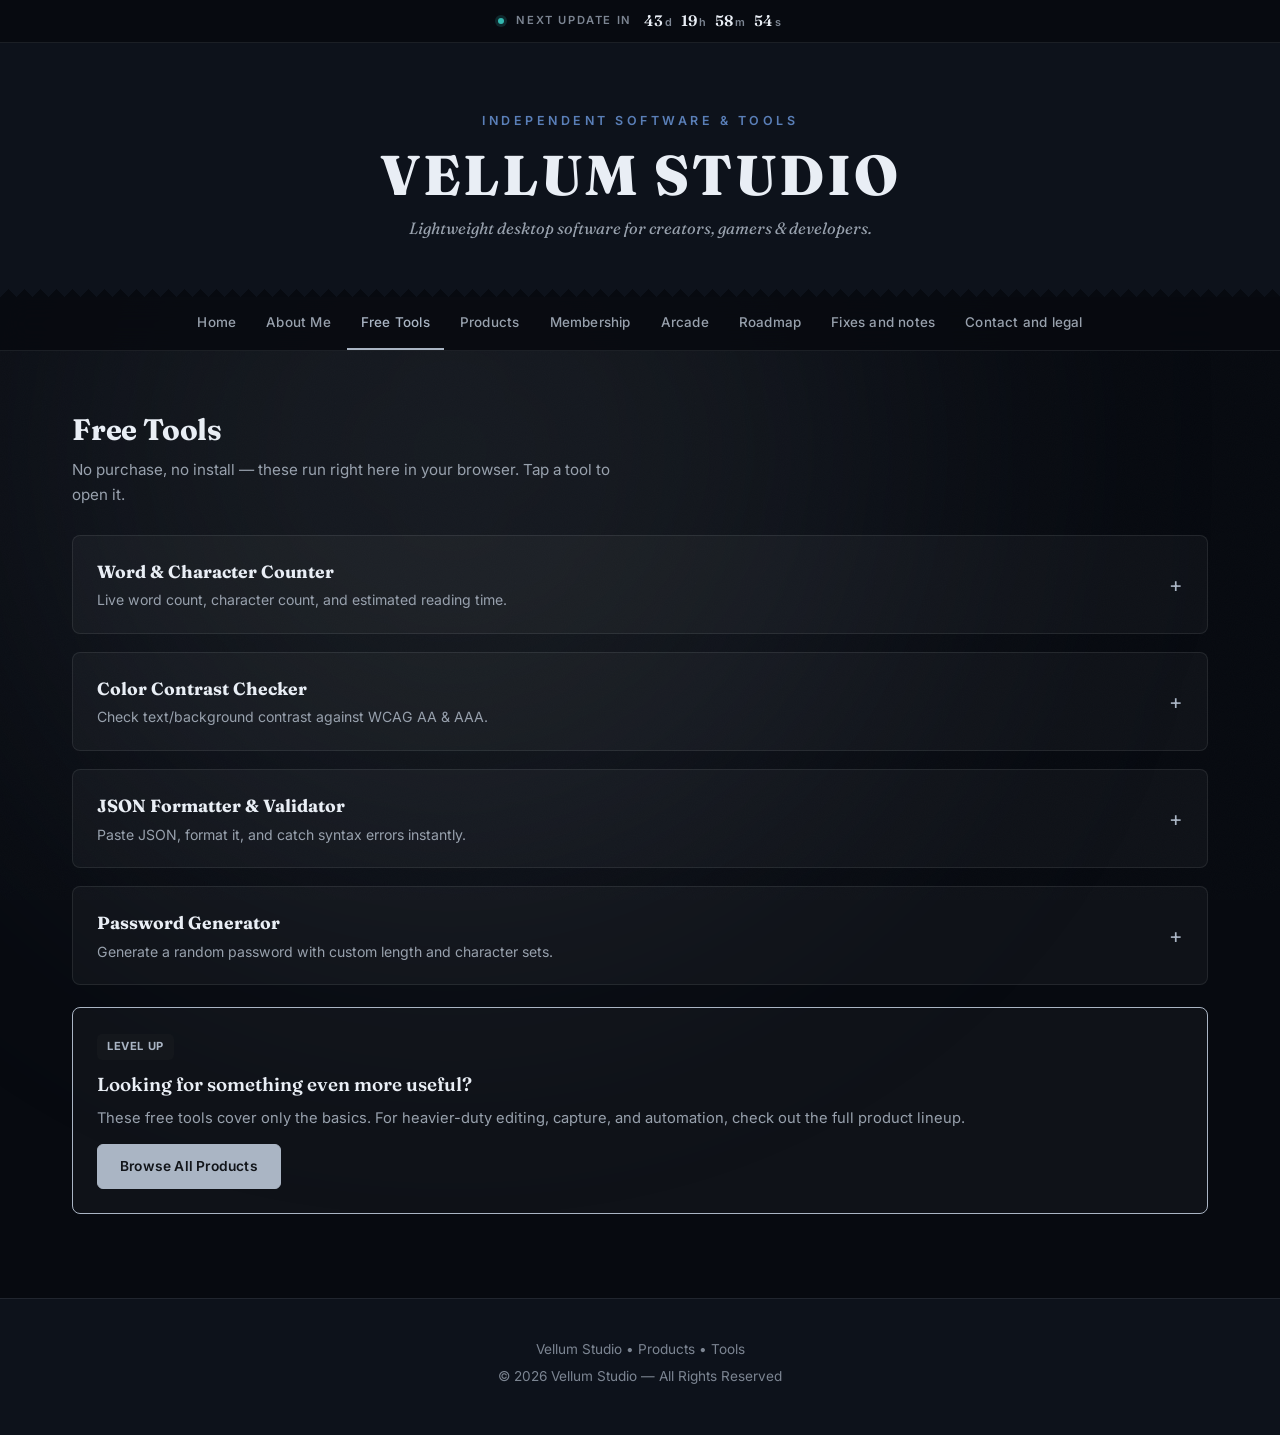
<file: tools.html>
<!DOCTYPE html>
<html lang="en">
<head>
<meta charset="UTF-8">
<meta name="viewport" content="width=device-width, initial-scale=1.0">
<title>Free Tools — Word Counter, Contrast Checker, JSON Formatter, Password Generator | Vellum Studio</title>
<meta name="description" content="Free browser-based utilities from Vellum Studio: word &amp; character counter, WCAG color contrast checker, JSON formatter and validator, and password generator. No install, no account.">
<meta property="og:title" content="Free Tools — Vellum Studio">
<meta property="og:description" content="Word counter, color contrast checker, JSON formatter, and password generator — free, in your browser, no install.">
<meta property="og:url" content="https://vellumtech55.github.io/vellum/tools.html">
<meta property="og:type" content="website">
<link rel="canonical" href="https://vellumtech55.github.io/vellum/tools.html">
<link rel="icon" type="image/svg+xml" href="[data-uri]">
<link rel="preconnect" href="https://fonts.googleapis.com">
<link href="https://fonts.googleapis.com/css2?family=Fraunces:ital,wght@0,500;0,600;0,800;1,500&family=Inter:wght@300;400;500;600;800&display=swap" rel="stylesheet">
<style>
*{margin:0;padding:0;box-sizing:border-box}

:root{
  --ink-950:#070a10;
  --ink-900:#0d121b;
  --ink-850:#121722;
  --ink-800:#1a202c;
  --line:rgba(233,238,245,.09);
  --line-strong:rgba(233,238,245,.18);
  --text:#e9eef5;
  --text-dim:#98a1ad;
  --text-faint:#7c8592;

  --navy:#5a7fb8;
  --navy-dim:rgba(90,127,184,.35);
  --navy-bg:#10141f;

  --copper:#d98255;
  --copper-dim:rgba(217,130,85,.35);
  --copper-bg:#1c130c;

  --teal:#33b8b0;
  --teal-dim:rgba(51,184,176,.35);
  --teal-bg:#0b1817;

  --silver:#aab5c4;
  --silver-dim:rgba(170,181,196,.35);
  --silver-bg:#14171c;

  --font-display:'Fraunces',serif;
  --font-body:'Inter',sans-serif;
}

body{
  font-family:var(--font-body);
  background:var(--ink-950);
  color:var(--text);
  overflow-x:hidden;
}

.bg-glow{
  position:fixed;
  inset:0;
  z-index:-3;
}
.bg-glow::before{
  content:"";
  position:absolute;
  width:900px;
  height:900px;
  border-radius:50%;
  filter:blur(170px);
  background:rgba(90,127,184,.16);
  animation:float 18s ease-in-out infinite;
}
.bg-glow.copper::before{ background:rgba(217,130,85,.18); }
.bg-glow.teal::before{ background:rgba(51,184,176,.14); }
.bg-glow.silver::before { background:rgba(170,181,196,.16); }

@keyframes float{
  0%  {transform:translate(-10%,-10%) scale(1)}
  50% {transform:translate(35%,20%) scale(1.25)}
  100%{transform:translate(-10%,-10%) scale(1)}
}

.grid-bg{
  position:fixed;
  inset:0;
  z-index:-2;
  opacity:.06;
  background-image:
    linear-gradient(rgba(255,255,255,.12) 1px,transparent 1px),
    linear-gradient(90deg,rgba(255,255,255,.12) 1px,transparent 1px);
  background-size:45px 45px;
}

.grain{
  position:fixed;
  inset:0;
  z-index:-1;
  pointer-events:none;
  opacity:.035;
  background-image:url("data:image/svg+xml,%3Csvg viewBox='0 0 200 200' xmlns='http://www.w3.org/2000/svg'%3E%3Cfilter id='n'%3E%3CfeTurbulence type='fractalNoise' baseFrequency='0.85' numOctaves='4' stitchTiles='stitch'/%3E%3C/filter%3E%3Crect width='100%25' height='100%25' filter='url(%23n)'/%3E%3C/svg%3E");
  background-repeat:repeat;
  background-size:180px 180px;
}

.deckle{
  height:16px;
  width:100%;
  background-color:var(--ink-950);
  background-image:
    linear-gradient(135deg, var(--ink-900) 50%, transparent 50%),
    linear-gradient(-135deg, var(--ink-900) 50%, transparent 50%);
  background-position:0 0,0 0;
  background-size:16px 16px;
  background-repeat:repeat-x;
}

header{
  text-align:center;
  padding:110px 20px 0;
  background:var(--ink-900);
}

.eyebrow{
  font-size:.78rem;
  letter-spacing:3px;
  text-transform:uppercase;
  color:var(--navy);
  font-weight:600;
  margin-bottom:14px;
}

header h1{
  font-family:var(--font-display);
  font-size:4.2rem;
  font-weight:800;
  letter-spacing:1px;
}

header h1 a{
  color:inherit;
  text-decoration:none;
}

header p.tagline{
  color:var(--text-dim);
  margin-top:10px;
  font-size:1.05rem;
  font-family:var(--font-display);
  font-style:italic;
}

.hero{
  max-width:780px;
  margin:36px auto 0;
  padding:30px 34px;
  border-radius:4px;
  background:rgba(255,255,255,.035);
  border:1px solid var(--line);
  text-align:left;
}

.hero h2{font-size:.78rem;color:var(--text-faint);text-transform:uppercase;letter-spacing:2.5px;margin-bottom:10px;font-weight:600}
.hero h3{font-family:var(--font-display);font-size:1.5rem;margin-bottom:10px;font-weight:600}
.hero p{color:var(--text-dim);font-size:.95rem;line-height:1.6}

header .deckle-spacer{ height:48px; }

nav{
  display:flex;
  justify-content:center;
  gap:8px;
  flex-wrap:wrap;
  padding:16px 20px;
  position:sticky;
  top:0;
  backdrop-filter:blur(14px);
  background:rgba(8,9,11,.78);
  z-index:10;
  border-bottom:1px solid var(--line);
}

.nav-link{
  padding:10px 18px;
  border-radius:8px;
  border:1px solid var(--line-strong);
  background:var(--ink-850);
  color:var(--text-dim);
  cursor:pointer;
  transition:.2s;
  font-size:.88rem;
  font-weight:600;
  font-family:var(--font-body);
  text-decoration:none;
  display:inline-block;
}

.nav-link:hover{
  transform:translateY(-1px);
  color:var(--text);
  border-color:var(--text-faint);
}

.nav-link.active{ background:var(--ink-800); }
.nav-link.active[data-accent="navy"]   { border-color:var(--navy);    color:var(--navy);    box-shadow:0 0 16px var(--navy-dim); }
.nav-link.active[data-accent="copper"]{ border-color:var(--copper); color:var(--copper); box-shadow:0 0 16px var(--copper-dim); }
.nav-link.active[data-accent="teal"]{ border-color:var(--teal); color:var(--teal); box-shadow:0 0 16px var(--teal-dim); }
.nav-link.active[data-accent="silver"] { border-color:var(--silver);  color:var(--silver);  box-shadow:0 0 16px var(--silver-dim); }

main{
  max-width:1180px;
  margin:auto;
  padding:54px 22px 84px;
  animation:.3s fade ease;
}
@keyframes fade{
  from{opacity:0;transform:translateY(8px)}
  to  {opacity:1;transform:translateY(0)}
}

.section-title{
  font-family:var(--font-display);
  font-size:2rem;
  font-weight:700;
  margin-bottom:6px;
}
.section-sub{
  color:var(--text-dim);
  font-size:.95rem;
  margin-bottom:30px;
  max-width:560px;
}

.grid-cards{
  display:grid;
  grid-template-columns:repeat(auto-fit,minmax(260px,1fr));
  gap:18px;
  margin-top:4px;
}

.card{
  background:rgba(255,255,255,.035);
  border:1px solid var(--line);
  border-radius:10px;
  padding:24px;
  transition:.22s;
}
.card:hover{ transform:translateY(-4px); border-color:var(--line-strong); }

.theme-navy .card:hover    { border-color:var(--navy);    box-shadow:0 0 22px rgba(90,127,184,.14); }
.theme-copper .card:hover { border-color:var(--copper); box-shadow:0 0 22px rgba(217,130,85,.16); }
.theme-teal .card:hover { border-color:var(--teal); box-shadow:0 0 22px rgba(51,184,176,.14); }
.theme-silver .card:hover  { border-color:var(--silver);  box-shadow:0 0 22px rgba(170,181,196,.16); }

.card h3{ font-family:var(--font-display); font-size:1.18rem; font-weight:600; margin-bottom:8px; }
.card p{ color:var(--text-dim); font-size:.92rem; line-height:1.55; }

.badge{
  display:inline-block;
  padding:4px 10px;
  border-radius:5px;
  font-size:.7rem;
  font-weight:700;
  letter-spacing:.6px;
  text-transform:uppercase;
  margin-bottom:10px;
}
.badge.navy{ background:var(--navy-bg); color:var(--navy); }
.badge.copper{ background:var(--copper-bg); color:var(--copper); }
.badge.teal{ background:var(--teal-bg); color:var(--teal); }
.badge.silver{ background:var(--silver-bg); color:var(--silver); }

.stat-card h3{ font-family:var(--font-display); font-size:2.1rem; font-weight:700; margin-bottom:4px; }
.stat-card p{ color:var(--text-faint); font-size:.85rem; }

.main-btn{
  display:inline-block;
  margin-top:14px;
  padding:10px 18px;
  border-radius:7px;
  text-decoration:none;
  font-weight:600;
  font-size:.86rem;
  cursor:pointer;
  transition:.2s;
  font-family:var(--font-body);
  border:1px solid transparent;
}
.btn-navy   { background:transparent; color:var(--navy);    border-color:var(--navy); }
.btn-navy:hover   { background:var(--navy);    color:#0d121b; }
.btn-copper{ background:transparent; color:var(--copper); border-color:var(--copper); }
.btn-copper:hover{ background:var(--copper); color:#1f1006; }
.btn-teal{ background:transparent; color:var(--teal); border-color:var(--teal); }
.btn-teal:hover{ background:var(--teal); color:#041615; }
.btn-silver { background:transparent; color:var(--silver);  border-color:var(--silver); }
.btn-silver:hover { background:var(--silver);  color:#12151a; }

.roadmap{ display:flex; flex-direction:column; gap:12px; }
.step{
  padding:16px 20px;
  border-left:3px solid var(--navy);
  background:rgba(255,255,255,.03);
  border-radius:6px;
  font-size:.93rem;
  color:var(--text-dim);
}
.step b{ color:var(--text); }

form{ display:flex; flex-direction:column; gap:12px; margin-bottom:32px; }
input,textarea{
  background:var(--ink-900);
  border:1px solid var(--line-strong);
  color:var(--text);
  padding:13px 15px;
  border-radius:7px;
  font-size:.95rem;
  font-family:var(--font-body);
}
textarea{ min-height:150px; resize:vertical; }
input:focus,textarea:focus{ outline:none; border-color:var(--navy); }

.legal-box{
  background:rgba(255,255,255,.025);
  border:1px solid var(--line);
  border-radius:10px;
  padding:26px;
  line-height:1.75;
  color:var(--text-faint);
  font-size:.88rem;
}
.legal-box h3{ font-family:var(--font-display); color:var(--text-dim); margin-bottom:14px; }

footer{
  text-align:center;
  padding:36px 20px;
  color:var(--text-faint);
  border-top:1px solid var(--line);
  font-size:.85rem;
}
footer a{ color:var(--text-faint); }
footer a:hover{ color:var(--navy); }

.tool-card{
  background:rgba(255,255,255,.035);
  border:1px solid var(--line);
  border-radius:10px;
  overflow:hidden;
}
.tool-card > summary{
  list-style:none;
  cursor:pointer;
  padding:22px 24px;
  display:flex;
  align-items:center;
  justify-content:space-between;
  gap:12px;
}
.tool-card > summary::-webkit-details-marker{ display:none; }
.tool-card > summary .tool-meta h3{ font-family:var(--font-display); font-size:1.1rem; margin-bottom:4px; }
.tool-card > summary .tool-meta p{ color:var(--text-dim); font-size:.88rem; }
.tool-card > summary .chevron{ color:var(--silver); font-size:1.3rem; transition:.2s; flex-shrink:0; }
.tool-card[open] > summary .chevron{ transform:rotate(45deg); }
.tool-card[open]{ border-color:var(--silver); box-shadow:0 0 22px rgba(170,181,196,.13); }

.tool-body{ padding:0 24px 26px; border-top:1px solid var(--line); padding-top:20px; }

.tool-row{ display:flex; gap:10px; flex-wrap:wrap; align-items:center; margin-bottom:12px; }
.tool-row label{ font-size:.82rem; color:var(--text-dim); display:flex; align-items:center; gap:6px; }
.tool-stats{ display:flex; gap:22px; flex-wrap:wrap; margin-top:12px; }
.tool-stats div{ font-size:.8rem; color:var(--text-faint); }
.tool-stats span{ display:block; font-family:var(--font-display); font-size:1.4rem; color:var(--text); font-weight:600; }

.tool-out{
  background:var(--ink-950);
  border:1px solid var(--line-strong);
  border-radius:7px;
  padding:14px 16px;
  font-family:ui-monospace,monospace;
  font-size:.85rem;
  color:var(--text-dim);
  white-space:pre-wrap;
  word-break:break-word;
  min-height:44px;
}
.tool-out.error{ color:var(--copper); }
.tool-out.pass{ color:var(--teal); }

.btn-small{
  padding:8px 14px;
  border-radius:6px;
  border:1px solid var(--silver);
  background:transparent;
  color:var(--silver);
  font-size:.83rem;
  font-weight:600;
  cursor:pointer;
  font-family:var(--font-body);
  transition:.2s;
}
.btn-small:hover{ background:var(--silver); color:#12151a; }

.swatch-pair{ display:flex; gap:14px; align-items:center; flex-wrap:wrap; }
.swatch-pair .pair-block{ display:flex; align-items:center; gap:8px; background:var(--ink-950); border:1px solid var(--line-strong); padding:8px 10px; border-radius:7px; }
.swatch-pair input[type=color]{ width:34px; height:34px; border:none; border-radius:5px; background:none; cursor:pointer; padding:0; }
.swatch-pair input[type=text]{ width:90px; padding:6px 8px; font-size:.82rem; }

.preview-text{ margin-top:14px; padding:16px; border-radius:7px; font-size:1rem; font-weight:600; text-align:center; }

.range-row{ display:flex; align-items:center; gap:10px; flex:1; min-width:180px; }
.range-row input[type=range]{ flex:1; accent-color:var(--silver); }
.checkbox-row{ display:flex; gap:16px; flex-wrap:wrap; margin-bottom:14px; }
.checkbox-row label{ font-size:.85rem; color:var(--text-dim); display:flex; align-items:center; gap:6px; cursor:pointer; }

.product-card{
  background:rgba(255,255,255,.035);
  border:1px solid var(--line);
  border-radius:10px;
  overflow:hidden;
  transition:.22s;
}
.product-card:hover{ transform:translateY(-2px); border-color:var(--line-strong); }

.product-card > summary{
  list-style:none;
  cursor:pointer;
  padding:22px 24px;
  display:flex;
  align-items:flex-start;
  justify-content:space-between;
  gap:16px;
}
.product-card > summary::-webkit-details-marker{ display:none; }

.product-summary-left{ flex:1; min-width:0; }
.product-summary-left h3{ font-family:var(--font-display); font-size:1.18rem; font-weight:600; margin-bottom:6px; }
.product-summary-left p{ color:var(--text-dim); font-size:.9rem; line-height:1.5; }

.product-card .chevron{ font-size:1.3rem; transition:.2s; flex-shrink:0; color:var(--text-faint); margin-top:2px; }
.product-card[open] .chevron{ transform:rotate(45deg); }

.product-card--navy[open]   { border-color:var(--navy);    box-shadow:0 0 22px rgba(90,127,184,.14); }
.product-card--navy .chevron{ color:var(--navy); }
.product-card--copper[open]{ border-color:var(--copper); box-shadow:0 0 22px rgba(217,130,85,.16); }
.product-card--copper .chevron{ color:var(--copper); }
.product-card--teal[open]{ border-color:var(--teal); box-shadow:0 0 22px rgba(51,184,176,.14); }
.product-card--teal .chevron{ color:var(--teal); }
.product-card--silver[open] { border-color:var(--silver);  box-shadow:0 0 22px rgba(170,181,196,.16); }
.product-card--silver .chevron{ color:var(--silver); }

.product-body{ padding:0 24px 26px; border-top:1px solid var(--line); padding-top:20px; }
.product-desc{ color:var(--text-dim); font-size:.92rem; line-height:1.6; margin-bottom:16px; }

.feature-list{ list-style:none; display:flex; flex-direction:column; gap:8px; margin-bottom:18px; }
.feature-list li{ font-size:.88rem; color:var(--text-dim); padding-left:22px; position:relative; line-height:1.5; }
.feature-list li::before{ content:"✓"; position:absolute; left:0; font-weight:700; }
.product-card--navy .feature-list li::before   { color:var(--navy); }
.product-card--copper .feature-list li::before{ color:var(--copper); }
.product-card--teal .feature-list li::before{ color:var(--teal); }
.product-card--silver .feature-list li::before { color:var(--silver); }

.product-meta-row{ display:flex; align-items:center; justify-content:space-between; flex-wrap:wrap; gap:8px 16px; margin-bottom:14px; font-size:.8rem; color:var(--text-faint); }
.product-meta-row .best-for b{ color:var(--text-dim); font-weight:600; }

.about-header{ display:flex; gap:28px; align-items:flex-start; flex-wrap:wrap; }
.about-intro{ flex:1; min-width:260px; }
.about-intro h3{ font-family:var(--font-display); font-size:1.6rem; font-weight:600; margin-bottom:10px; }
.about-intro p{ color:var(--text-dim); font-size:.95rem; line-height:1.65; margin-bottom:14px; }

.tech-badges{ display:flex; flex-wrap:wrap; gap:8px; margin-top:4px; margin-bottom:16px; }
.tech-badge{ background:var(--ink-900); border:1px solid var(--line-strong); color:var(--text-dim); padding:6px 13px; border-radius:20px; font-size:.78rem; font-weight:600; }

.social-links{ display:flex; flex-wrap:wrap; gap:10px; }
.social-links a{ color:var(--text-dim); text-decoration:none; font-size:.86rem; font-weight:600; border:1px solid var(--line-strong); padding:9px 16px; border-radius:7px; transition:.2s; }
.social-links a:hover{ border-color:var(--navy); color:var(--navy); }

.notice-banner{ display:flex; align-items:center; gap:10px; border-radius:8px; padding:13px 18px; margin-bottom:24px; font-size:.86rem; color:var(--text-dim); border:1px solid; }
.notice-banner a{ font-weight:700; text-decoration:none; }
.notice-banner a:hover{ text-decoration:underline; }
.notice-navy{ background:rgba(216,169,85,.07); border-color:rgba(216,169,85,.3); }
.notice-navy a{ color:var(--navy); }
.notice-copper{ background:rgba(217,130,85,.08); border-color:rgba(217,130,85,.3); }
.notice-copper a{ color:var(--copper); }
.notice-teal{ background:rgba(51,184,176,.08); border-color:rgba(43,214,163,.3); }
.notice-teal a{ color:var(--teal); }

.faq-list{ display:flex; flex-direction:column; gap:10px; margin-bottom:32px; }
.faq-item{ background:rgba(255,255,255,.03); border:1px solid var(--line); border-radius:8px; overflow:hidden; }
.faq-item summary{ list-style:none; cursor:pointer; padding:16px 20px; font-weight:600; font-size:.94rem; display:flex; justify-content:space-between; align-items:center; }
.faq-item summary::-webkit-details-marker{ display:none; }
.faq-item summary .chevron{ color:var(--navy); transition:.2s; }
.faq-item[open] summary .chevron{ transform:rotate(45deg); }
.faq-item p{ padding:0 20px 18px; color:var(--text-dim); font-size:.88rem; line-height:1.6; }


.skip-link{
  position:absolute;
  left:-9999px;
  top:0;
  background:var(--navy);
  color:#0d121b;
  padding:10px 16px;
  z-index:100;
  border-radius:0 0 6px 0;
  font-weight:600;
  text-decoration:none;
}
.skip-link:focus{ left:0; }

a:focus-visible, button:focus-visible, summary:focus-visible, input:focus-visible, [tabindex]:focus-visible{
  outline:2px solid var(--navy);
  outline-offset:2px;
}

@media (prefers-reduced-motion: reduce){
  .bg-glow::before{ animation:none; }
  main{ animation:none; }
}

@media(max-width:680px){
  header h1{ font-size:2.6rem; }
  main{ padding:40px 16px 64px; }
  .tool-card > summary{ padding:18px; }
}

</style>
<link rel="stylesheet" href="vellum.css">
<script src="vellum.js" defer></script>
</head>
<body>

<a class="skip-link" href="#main-content">Skip to content</a>

<div class="bg-glow silver" id="bg"></div>
<div class="grid-bg"></div>
<div class="grain"></div>

<header>
  <p class="eyebrow">Independent software &amp; tools</p>
  <h1><a href="index.html">VELLUM STUDIO</a></h1>
  <p class="tagline">Lightweight desktop software for creators, gamers &amp; developers.</p>
  <div class="deckle-spacer"></div>
</header>
<div class="deckle"></div>

<nav aria-label="Primary">
  <a class="nav-link" data-accent="navy" href="index.html">Home</a>
  <a class="nav-link" data-accent="navy" href="about.html">About Me</a>
  <a class="nav-link active" data-accent="silver" href="tools.html">Free Tools</a>
  <a class="nav-link" data-accent="navy" href="products.html">Products</a>
  <a class="nav-link" data-accent="navy" href="membership.html">Membership</a>
  <a class="nav-link" data-accent="copper" href="arcade.html">Arcade</a>
  <a class="nav-link" data-accent="navy" href="roadmap.html">Roadmap</a>
  <a class="nav-link" data-accent="navy" href="fixes.html">Fixes and notes</a>
  <a class="nav-link" data-accent="navy" href="contact.html">Contact and legal</a>
</nav>

<main id="main-content" class="theme-silver">
  <h2 class="section-title">Free Tools</h2>
  <p class="section-sub">No purchase, no install — these run right here in your browser. Tap a tool to open it.</p>

  <div class="grid-cards" style="grid-template-columns:1fr">

    <details class="tool-card">
      <summary>
        <div class="tool-meta">
          <h3>Word &amp; Character Counter</h3>
          <p>Live word count, character count, and estimated reading time.</p>
        </div>
        <span class="chevron">+</span>
      </summary>
      <div class="tool-body">
        <label for="wc-input" class="tool-row" style="display:block">Paste or type text below</label>
        <textarea id="wc-input" placeholder="Paste or type text here…" style="width:100%;min-height:130px"></textarea>
        <div class="tool-stats">
          <div>Words<span id="wc-words">0</span></div>
          <div>Characters<span id="wc-chars">0</span></div>
          <div>Sentences<span id="wc-sentences">0</span></div>
          <div>Reading time<span id="wc-time">0 min</span></div>
        </div>
      </div>
    </details>

    <details class="tool-card">
      <summary>
        <div class="tool-meta">
          <h3>Color Contrast Checker</h3>
          <p>Check text/background contrast against WCAG AA &amp; AAA.</p>
        </div>
        <span class="chevron">+</span>
      </summary>
      <div class="tool-body">
        <div class="swatch-pair">
          <div class="pair-block">
            <label for="cc-fg-hex">Text</label>
            <input type="color" id="cc-fg" value="#e9eef5" aria-label="Text color picker">
            <input type="text" id="cc-fg-hex" value="#e9eef5">
          </div>
          <span style="color:var(--text-faint);font-size:.8rem">on</span>
          <div class="pair-block">
            <label for="cc-bg-hex">Background</label>
            <input type="color" id="cc-bg" value="#0d121b" aria-label="Background color picker">
            <input type="text" id="cc-bg-hex" value="#0d121b">
          </div>
        </div>
        <div id="cc-preview" class="preview-text">The quick brown fox jumps over the lazy dog</div>
        <div class="tool-out" id="cc-out" style="margin-top:14px">Ratio: —</div>
      </div>
    </details>

    <details class="tool-card">
      <summary>
        <div class="tool-meta">
          <h3>JSON Formatter &amp; Validator</h3>
          <p>Paste JSON, format it, and catch syntax errors instantly.</p>
        </div>
        <span class="chevron">+</span>
      </summary>
      <div class="tool-body">
        <label for="json-input" class="tool-row" style="display:block">Paste JSON below</label>
        <textarea id="json-input" placeholder='{"example": true}' style="width:100%;min-height:120px;font-family:ui-monospace,monospace"></textarea>
        <div class="tool-row" style="margin-top:10px">
          <button class="btn-small" id="json-format" type="button">Format</button>
          <button class="btn-small" id="json-clear" type="button">Clear</button>
        </div>
        <div class="tool-out" id="json-out">Output will appear here.</div>
      </div>
    </details>

    <details class="tool-card">
      <summary>
        <div class="tool-meta">
          <h3>Password Generator</h3>
          <p>Generate a random password with custom length and character sets.</p>
        </div>
        <span class="chevron">+</span>
      </summary>
      <div class="tool-body">
        <div class="tool-row">
          <div class="range-row">
            <label for="pw-length">Length</label>
            <input type="range" id="pw-length" min="6" max="48" value="16">
            <span id="pw-length-val" style="color:var(--text);font-weight:600">16</span>
          </div>
        </div>
        <div class="checkbox-row">
          <label><input type="checkbox" id="pw-upper" checked> Uppercase</label>
          <label><input type="checkbox" id="pw-lower" checked> Lowercase</label>
          <label><input type="checkbox" id="pw-num" checked> Numbers</label>
          <label><input type="checkbox" id="pw-sym" checked> Symbols</label>
        </div>
        <div class="tool-row">
          <button class="btn-small" id="pw-generate" type="button">Generate</button>
          <button class="btn-small" id="pw-copy" type="button">Copy</button>
        </div>
        <div class="tool-out" id="pw-out">Click Generate</div>
      </div>
    </details>

  </div>

  <div class="card" style="margin-top:22px;border-color:var(--silver)">
    <span class="badge silver">LEVEL UP</span>
    <h3>Looking for something even more useful?</h3>
    <p>These free tools cover only the basics. For heavier-duty editing, capture, and automation, check out the full product lineup.</p>
    <a class="main-btn btn-silver" href="products.html">Browse All Products</a>
  </div>
</main>

<footer>
  <p>Vellum Studio &bull; <a href="products.html">Products</a> &bull; <a href="tools.html">Tools</a></p>
  <p style="margin-top:6px">&#169; 2026 Vellum Studio — All Rights Reserved</p>
</footer>

<script>
/* Word & Character Counter */
(function(){
  const input = document.getElementById("wc-input");
  const words = document.getElementById("wc-words");
  const chars = document.getElementById("wc-chars");
  const sentences = document.getElementById("wc-sentences");
  const time = document.getElementById("wc-time");
  if(!input) return;
  input.addEventListener("input", () => {
    const text = input.value;
    const wordList = text.trim().length ? text.trim().split(/\s+/) : [];
    const sentenceList = text.trim().length ? text.trim().split(/[.!?]+/).filter(s => s.trim().length) : [];
    words.textContent = wordList.length;
    chars.textContent = text.length;
    sentences.textContent = sentenceList.length;
    time.textContent = Math.max(1, Math.ceil(wordList.length / 200)) + " min";
  });
})();

/* Color Contrast Checker */
(function(){
  const fg = document.getElementById("cc-fg");
  const fgHex = document.getElementById("cc-fg-hex");
  const bg = document.getElementById("cc-bg");
  const bgHex = document.getElementById("cc-bg-hex");
  const preview = document.getElementById("cc-preview");
  const out = document.getElementById("cc-out");
  if(!fg) return;

  function luminance(hex){
    const rgb = [1,3,5].map(i => parseInt(hex.substr(i,2),16) / 255);
    const [r,g,b] = rgb.map(c => c <= 0.03928 ? c/12.92 : Math.pow((c+0.055)/1.055, 2.4));
    return 0.2126*r + 0.7152*g + 0.0722*b;
  }
  function isHex(v){ return /^#[0-9a-fA-F]{6}$/.test(v); }

  function update(){
    if(!isHex(fgHex.value) || !isHex(bgHex.value)) return;
    fg.value = fgHex.value; bg.value = bgHex.value;
    const L1 = luminance(fgHex.value);
    const L2 = luminance(bgHex.value);
    const ratio = (Math.max(L1,L2) + 0.05) / (Math.min(L1,L2) + 0.05);
    preview.style.color = fgHex.value;
    preview.style.background = bgHex.value;
    const r = ratio.toFixed(2);
    const aaNormal = ratio >= 4.5, aaaNormal = ratio >= 7, aaLarge = ratio >= 3;
    out.className = "tool-out " + (aaNormal ? "pass" : "error");
    out.textContent = "Ratio: " + r + ":1 — AA normal text: " + (aaNormal ? "Pass" : "Fail") + " · AAA normal text: " + (aaaNormal ? "Pass" : "Fail") + " · AA large text: " + (aaLarge ? "Pass" : "Fail");
  }

  fg.addEventListener("input", () => { fgHex.value = fg.value; update(); });
  bg.addEventListener("input", () => { bgHex.value = bg.value; update(); });
  fgHex.addEventListener("input", update);
  bgHex.addEventListener("input", update);
  update();
})();

/* JSON Formatter & Validator */
(function(){
  const input = document.getElementById("json-input");
  const out = document.getElementById("json-out");
  const formatBtn = document.getElementById("json-format");
  const clearBtn = document.getElementById("json-clear");
  if(!input) return;
  formatBtn.addEventListener("click", () => {
    try{
      const parsed = JSON.parse(input.value);
      out.className = "tool-out pass";
      out.textContent = JSON.stringify(parsed, null, 2);
    }catch(e){
      out.className = "tool-out error";
      out.textContent = "Invalid JSON: " + e.message;
    }
  });
  clearBtn.addEventListener("click", () => {
    input.value = "";
    out.className = "tool-out";
    out.textContent = "Output will appear here.";
  });
})();

/* Password Generator */
(function(){
  const lengthInput = document.getElementById("pw-length");
  const lengthVal = document.getElementById("pw-length-val");
  const out = document.getElementById("pw-out");
  const genBtn = document.getElementById("pw-generate");
  const copyBtn = document.getElementById("pw-copy");
  if(!lengthInput) return;

  const sets = {
    upper: "ABCDEFGHJKLMNPQRSTUVWXYZ",
    lower: "abcdefghijkmnpqrstuvwxyz",
    num: "23456789",
    sym: "!@#$%^&*()-_=+"
  };

  lengthInput.addEventListener("input", () => { lengthVal.textContent = lengthInput.value; });

  genBtn.addEventListener("click", () => {
    let pool = "";
    if(document.getElementById("pw-upper").checked) pool += sets.upper;
    if(document.getElementById("pw-lower").checked) pool += sets.lower;
    if(document.getElementById("pw-num").checked) pool += sets.num;
    if(document.getElementById("pw-sym").checked) pool += sets.sym;
    if(!pool){
      out.className = "tool-out error";
      out.textContent = "Select at least one character set.";
      return;
    }
    const len = parseInt(lengthInput.value, 10);
    const arr = new Uint32Array(len);
    crypto.getRandomValues(arr);
    let result = "";
    for(let i = 0; i < len; i++) result += pool[arr[i] % pool.length];
    out.className = "tool-out pass";
    out.textContent = result;
  });

  copyBtn.addEventListener("click", () => {
    const text = out.textContent;
    if(!text || text === "Click Generate") return;
    navigator.clipboard.writeText(text).then(() => {
      const prev = copyBtn.textContent;
      copyBtn.textContent = "Copied!";
      setTimeout(() => { copyBtn.textContent = prev; }, 1200);
    });
  });
})();

</script>
</body>
</html>
</file>
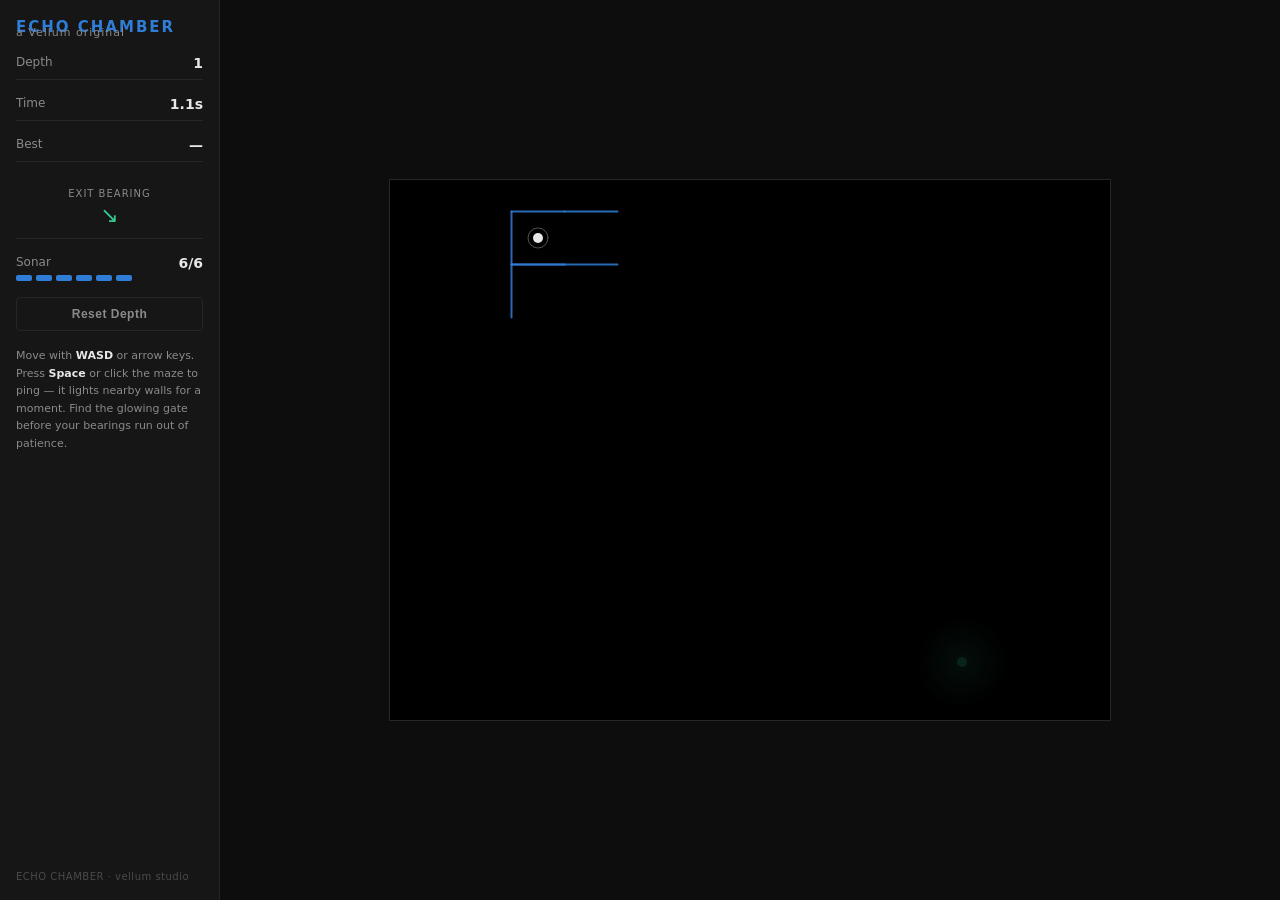
<file: games/echo_chamber.html>
<!DOCTYPE html>
<html lang="en">
<head>
<meta charset="UTF-8">
<title>Echo Chamber — Vellum Studio</title>
<style>
  :root {
    --bg: #0d0d0d;
    --panel: #161616;
    --panel-line: #262626;
    --accent: #2f7dd6;
    --accent-dim: #1c4c85;
    --goal: #35c98d;
    --text: #e8e8e8;
    --text-dim: #8a8a8a;
  }
  * { box-sizing: border-box; }
  html, body {
    margin: 0; padding: 0; height: 100%;
    background: var(--bg);
    color: var(--text);
    font-family: 'Segoe UI', system-ui, -apple-system, sans-serif;
    overflow: hidden;
  }
  #wrap { display: flex; height: 100vh; width: 100vw; }
  #hud {
    width: 220px;
    flex-shrink: 0;
    background: var(--panel);
    border-right: 1px solid var(--panel-line);
    padding: 18px 16px;
    display: flex;
    flex-direction: column;
    gap: 16px;
  }
  #hud h1 { font-size: 15px; letter-spacing: 2px; margin: 0; color: var(--accent); font-weight: 700; }
  #hud .sub { font-size: 11px; color: var(--text-dim); margin-top: -10px; letter-spacing: 1px; }
  .stat { display: flex; justify-content: space-between; font-size: 12px; color: var(--text-dim); border-bottom: 1px solid var(--panel-line); padding-bottom: 8px; }
  .stat b { color: var(--text); font-size: 14px; }
  button {
    background: var(--accent-dim); color: var(--text); border: 1px solid var(--accent);
    padding: 9px 10px; border-radius: 4px; cursor: pointer; font-size: 12px;
    letter-spacing: 0.5px; font-weight: 600; transition: background 0.15s, transform 0.1s;
  }
  button:hover { background: var(--accent); }
  button:active { transform: scale(0.97); }
  button.secondary { background: transparent; border-color: var(--panel-line); color: var(--text-dim); }
  button.secondary:hover { border-color: var(--text-dim); background: #1d1d1d; }
  #compassWrap { display: flex; flex-direction: column; align-items: center; gap: 4px; padding: 10px 0; border-bottom: 1px solid var(--panel-line); }
  #compassWrap .label { font-size: 10px; color: var(--text-dim); letter-spacing: 1px; }
  #compassArrow { font-size: 22px; color: var(--goal); transition: transform 0.15s linear; }
  #chargesBar { display: flex; gap: 4px; }
  .charge { width: 16px; height: 6px; background: var(--panel-line); border-radius: 2px; }
  .charge.filled { background: var(--accent); }
  #instructions { font-size: 11px; line-height: 1.6; color: var(--text-dim); }
  #instructions b { color: var(--text); }
  #stage { flex: 1; position: relative; display: flex; align-items: center; justify-content: center; }
  canvas { background: #000; border: 1px solid var(--panel-line); }
  #banner {
    position: absolute; top: 50%; left: 50%; transform: translate(-50%, -50%);
    background: rgba(13,13,13,0.94); border: 1px solid var(--panel-line); border-radius: 8px;
    padding: 28px 36px; text-align: center; display: none; flex-direction: column; gap: 12px;
    align-items: center; min-width: 260px;
  }
  #banner h2 { margin: 0; font-size: 20px; letter-spacing: 1px; color: var(--goal); }
  #banner p { margin: 0; color: var(--text-dim); font-size: 13px; }
  #footer-note { font-size: 10px; color: #4a4a4a; margin-top: auto; letter-spacing: 0.5px; }
</style>
</head>
<body>
<div id="wrap">
  <div id="hud">
    <div>
      <h1>ECHO CHAMBER</h1>
      <div class="sub">a Vellum original</div>
    </div>

    <div class="stat">Depth <b id="levelNum">1</b></div>
    <div class="stat">Time <b id="timeVal">0.0s</b></div>
    <div class="stat">Best <b id="bestVal">—</b></div>

    <div id="compassWrap">
      <div class="label">EXIT BEARING</div>
      <div id="compassArrow">&#8593;</div>
    </div>

    <div>
      <div class="stat" style="border-bottom:none; padding-bottom:4px;">Sonar <b id="chargeCount">5/5</b></div>
      <div id="chargesBar"></div>
    </div>

    <button id="resetBtn" class="secondary">Reset Depth</button>

    <div id="instructions">
      Move with <b>WASD</b> or arrow keys. Press <b>Space</b> or click the maze to ping — it lights nearby walls for a moment. Find the glowing gate before your bearings run out of patience.
    </div>

    <div id="footer-note">ECHO CHAMBER · vellum studio</div>
  </div>

  <div id="stage">
    <canvas id="game" width="720" height="540"></canvas>
    <div id="banner">
      <h2 id="bannerTitle">Gate Found</h2>
      <p id="bannerText"></p>
      <button id="bannerNext">Descend →</button>
    </div>
  </div>
</div>

<script>
(function(){
  const canvas = document.getElementById('game');
  const ctx = canvas.getContext('2d');
  const W = canvas.width, H = canvas.height;

  const levelConfigs = [
    { n: 9,  seed: 1337,  charges: 6, radius: 3.4, regen: 3200 },
    { n: 12, seed: 4242,  charges: 6, radius: 3.2, regen: 3200 },
    { n: 15, seed: 909,   charges: 7, radius: 3.0, regen: 3000 },
    { n: 18, seed: 55555, charges: 7, radius: 2.8, regen: 2800 },
    { n: 22, seed: 8842,  charges: 8, radius: 2.7, regen: 2600 }
  ];

  let levelIdx = 0;
  let maze, n, cellSize, offX, offY;
  let player = { cx: 0, cy: 0, px: 0, py: 0, moving: false, fromX:0, fromY:0, toX:0, toY:0, t:0 };
  let goalCell;
  let revealed = new Map(); // "x,y,dir" -> timestamp
  let charges, maxCharges, radius, regenMs;
  let lastRegen = 0;
  let startTime = 0;
  let elapsed = 0;
  let finished = false;
  let bestTimes = {};
  let keysDown = {};
  const FADE_MS = 3600;
  const AMBIENT_R = 1.35;
  let ripples = []; // {x,y,t}

  function mulberry32(seed){
    return function(){
      seed |= 0; seed = (seed + 0x6D2B79F5) | 0;
      let t = Math.imul(seed ^ seed >>> 15, 1 | seed);
      t = t + Math.imul(t ^ t >>> 7, 61 | t) ^ t;
      return ((t ^ t >>> 14) >>> 0) / 4294967296;
    };
  }

  function buildMaze(size, seed){
    const rand = mulberry32(seed);
    const cells = [];
    for (let x=0;x<size;x++){
      cells.push([]);
      for (let y=0;y<size;y++){
        cells[x].push({ N:true, E:true, S:true, W:true, visited:false });
      }
    }
    const dirs = [
      {k:'N', dx:0, dy:-1, o:'S'},
      {k:'E', dx:1, dy:0,  o:'W'},
      {k:'S', dx:0, dy:1,  o:'N'},
      {k:'W', dx:-1,dy:0,  o:'E'}
    ];
    const stack = [[0,0]];
    cells[0][0].visited = true;
    while (stack.length){
      const [x,y] = stack[stack.length-1];
      const opts = [];
      for (const d of dirs){
        const nx = x+d.dx, ny = y+d.dy;
        if (nx>=0 && ny>=0 && nx<size && ny<size && !cells[nx][ny].visited){
          opts.push({d, nx, ny});
        }
      }
      if (opts.length){
        const pick = opts[Math.floor(rand()*opts.length)];
        cells[x][y][pick.d.k] = false;
        cells[pick.nx][pick.ny][pick.d.o] = false;
        cells[pick.nx][pick.ny].visited = true;
        stack.push([pick.nx, pick.ny]);
      } else {
        stack.pop();
      }
    }
    return cells;
  }

  function loadLevel(idx){
    const cfg = levelConfigs[idx];
    n = cfg.n;
    maze = buildMaze(n, cfg.seed);
    cellSize = Math.floor(Math.min(660/n, 480/n));
    offX = (W - cellSize*n)/2;
    offY = (H - cellSize*n)/2;
    goalCell = { x: n-1, y: n-1 };
    player = { cx:0, cy:0, px:0, py:0, moving:false, fromX:0, fromY:0, toX:0, toY:0, t:0 };
    revealed = new Map();
    ripples = [];
    charges = cfg.charges;
    maxCharges = cfg.charges;
    radius = cfg.radius;
    regenMs = cfg.regen;
    lastRegen = performance.now();
    startTime = performance.now();
    elapsed = 0;
    finished = false;
    document.getElementById('banner').style.display = 'none';
    updateHud();
    renderCharges();
  }

  function cellCenterPx(cx, cy){
    return { x: offX + (cx+0.5)*cellSize, y: offY + (cy+0.5)*cellSize };
  }

  function ping(){
    if (finished || charges <= 0) return;
    charges--;
    const now = performance.now();
    const cpx = cellCenterPx(player.cx, player.cy);
    ripples.push({ x: cpx.x, y: cpx.y, t: now });
    for (let x=0;x<n;x++){
      for (let y=0;y<n;y++){
        const dist = Math.hypot(x-player.cx, y-player.cy);
        if (dist <= radius){
          const c = maze[x][y];
          if (c.N) revealed.set(`${x},${y},N`, now);
          if (c.S) revealed.set(`${x},${y},S`, now);
          if (c.E) revealed.set(`${x},${y},E`, now);
          if (c.W) revealed.set(`${x},${y},W`, now);
        }
      }
    }
    renderCharges();
  }

  function renderCharges(){
    const bar = document.getElementById('chargesBar');
    bar.innerHTML = '';
    for (let i=0;i<maxCharges;i++){
      const d = document.createElement('div');
      d.className = 'charge' + (i < charges ? ' filled' : '');
      bar.appendChild(d);
    }
    document.getElementById('chargeCount').textContent = `${charges}/${maxCharges}`;
  }

  function updateHud(){
    document.getElementById('levelNum').textContent = levelIdx+1;
    document.getElementById('bestVal').textContent = bestTimes[levelIdx] !== undefined ? bestTimes[levelIdx].toFixed(1)+'s' : '—';
  }

  function tryMove(dx, dy){
    if (player.moving || finished) return;
    const c = maze[player.cx][player.cy];
    let dirKey = null;
    if (dx===1) dirKey='E'; else if (dx===-1) dirKey='W'; else if (dy===1) dirKey='S'; else if (dy===-1) dirKey='N';
    if (!dirKey) return;
    if (c[dirKey]) return; // wall blocks
    const nx = player.cx+dx, ny = player.cy+dy;
    if (nx<0||ny<0||nx>=n||ny>=n) return;
    const from = cellCenterPx(player.cx, player.cy);
    const to = cellCenterPx(nx, ny);
    player.moving = true;
    player.fromX = from.x; player.fromY = from.y;
    player.toX = to.x; player.toY = to.y;
    player.t = 0;
    player.cx = nx; player.cy = ny;
  }

  window.addEventListener('keydown', (e) => {
    const k = e.key.toLowerCase();
    if (['arrowup','w'].includes(k)) tryMove(0,-1);
    else if (['arrowdown','s'].includes(k)) tryMove(0,1);
    else if (['arrowleft','a'].includes(k)) tryMove(-1,0);
    else if (['arrowright','d'].includes(k)) tryMove(1,0);
    else if (k===' '){ e.preventDefault(); ping(); }
  });
  canvas.addEventListener('click', ping);

  document.getElementById('resetBtn').addEventListener('click', () => loadLevel(levelIdx));
  document.getElementById('bannerNext').addEventListener('click', () => {
    levelIdx = (levelIdx+1) % levelConfigs.length;
    loadLevel(levelIdx);
  });

  function drawWallSeg(x, y, dir){
    const x0 = offX + x*cellSize, y0 = offY + y*cellSize;
    ctx.beginPath();
    if (dir==='N'){ ctx.moveTo(x0,y0); ctx.lineTo(x0+cellSize,y0); }
    else if (dir==='S'){ ctx.moveTo(x0,y0+cellSize); ctx.lineTo(x0+cellSize,y0+cellSize); }
    else if (dir==='W'){ ctx.moveTo(x0,y0); ctx.lineTo(x0,y0+cellSize); }
    else if (dir==='E'){ ctx.moveTo(x0+cellSize,y0); ctx.lineTo(x0+cellSize,y0+cellSize); }
    ctx.stroke();
  }

  function draw(now){
    ctx.clearRect(0,0,W,H);

    // ambient reveal around player (always-on faint radius) + timed reveals
    ctx.lineWidth = 2;
    ctx.lineCap = 'round';

    // draw goal glow (only if within a generous sensing range, else very faint hint)
    const gpx = cellCenterPx(goalCell.x, goalCell.y);
    const distToGoal = Math.hypot(player.cx-goalCell.x, player.cy-goalCell.y);
    const goalVisible = distToGoal <= radius + 1;
    const pulse = 3*Math.sin(now/300);
    ctx.save();
    const galpha = goalVisible ? 0.85 : 0.12;
    const grad = ctx.createRadialGradient(gpx.x,gpx.y,0,gpx.x,gpx.y,cellSize*0.9+pulse);
    grad.addColorStop(0, `rgba(53,201,141,${galpha*0.6})`);
    grad.addColorStop(1, 'rgba(53,201,141,0)');
    ctx.fillStyle = grad;
    ctx.beginPath(); ctx.arc(gpx.x,gpx.y,cellSize*0.9+pulse,0,Math.PI*2); ctx.fill();
    ctx.fillStyle = `rgba(53,201,141,${galpha})`;
    ctx.beginPath(); ctx.arc(gpx.x,gpx.y,5,0,Math.PI*2); ctx.fill();
    ctx.restore();

    // walls: ambient radius
    for (let x=0;x<n;x++){
      for (let y=0;y<n;y++){
        const dist = Math.hypot(x-player.cx, y-player.cy);
        const c = maze[x][y];
        const ambient = dist <= AMBIENT_R;
        for (const dir of ['N','S','E','W']){
          if (!c[dir]) continue;
          const key = `${x},${y},${dir}`;
          const ts = revealed.get(key);
          let alpha = 0;
          if (ambient) alpha = Math.max(alpha, 0.85);
          if (ts !== undefined){
            const age = now - ts;
            if (age < FADE_MS) alpha = Math.max(alpha, (1 - age/FADE_MS) * 0.85);
          }
          if (alpha > 0.01){
            ctx.strokeStyle = `rgba(47,125,214,${alpha})`;
            drawWallSeg(x,y,dir);
          }
        }
      }
    }

    // ripples
    for (let i=ripples.length-1;i>=0;i--){
      const r = ripples[i];
      const age = now - r.t;
      const dur = 900;
      if (age > dur){ ripples.splice(i,1); continue; }
      const prog = age/dur;
      ctx.strokeStyle = `rgba(47,125,214,${(1-prog)*0.5})`;
      ctx.lineWidth = 1.5;
      ctx.beginPath();
      ctx.arc(r.x, r.y, prog*radius*cellSize, 0, Math.PI*2);
      ctx.stroke();
    }

    // player movement interpolation
    if (player.moving){
      player.t += 1/9;
      if (player.t >= 1){
        player.t = 1;
        player.moving = false;
      }
      const ease = 1 - Math.pow(1-player.t, 2);
      player.px = player.fromX + (player.toX-player.fromX)*ease;
      player.py = player.fromY + (player.toY-player.fromY)*ease;
    } else {
      const c = cellCenterPx(player.cx, player.cy);
      player.px = c.x; player.py = c.y;
    }

    ctx.fillStyle = '#e8e8e8';
    ctx.beginPath(); ctx.arc(player.px, player.py, 5, 0, Math.PI*2); ctx.fill();
    ctx.strokeStyle = 'rgba(232,232,232,0.35)';
    ctx.lineWidth = 1;
    ctx.beginPath(); ctx.arc(player.px, player.py, 10, 0, Math.PI*2); ctx.stroke();

    // check win
    if (!finished && player.cx === goalCell.x && player.cy === goalCell.y && !player.moving){
      finished = true;
      elapsed = (now - startTime)/1000;
      if (bestTimes[levelIdx] === undefined || elapsed < bestTimes[levelIdx]) bestTimes[levelIdx] = elapsed;
      document.getElementById('bannerTitle').textContent = 'Gate Found';
      document.getElementById('bannerText').textContent = `Reached in ${elapsed.toFixed(1)}s using ${maxCharges-charges} pings.`;
      document.getElementById('banner').style.display = 'flex';
      updateHud();
    }

    // regen charges
    if (charges < maxCharges && now - lastRegen > regenMs){
      charges++;
      lastRegen = now;
      renderCharges();
    }

    // timer + compass
    if (!finished){
      elapsed = (now - startTime)/1000;
    }
    document.getElementById('timeVal').textContent = elapsed.toFixed(1)+'s';
    const angle = Math.atan2(goalCell.y-player.cy, goalCell.x-player.cx) * 180/Math.PI + 90;
    document.getElementById('compassArrow').style.transform = `rotate(${angle}deg)`;

    requestAnimationFrame(draw);
  }

  loadLevel(0);
  requestAnimationFrame(draw);
})();
</script>
</body>
</html>
</file>
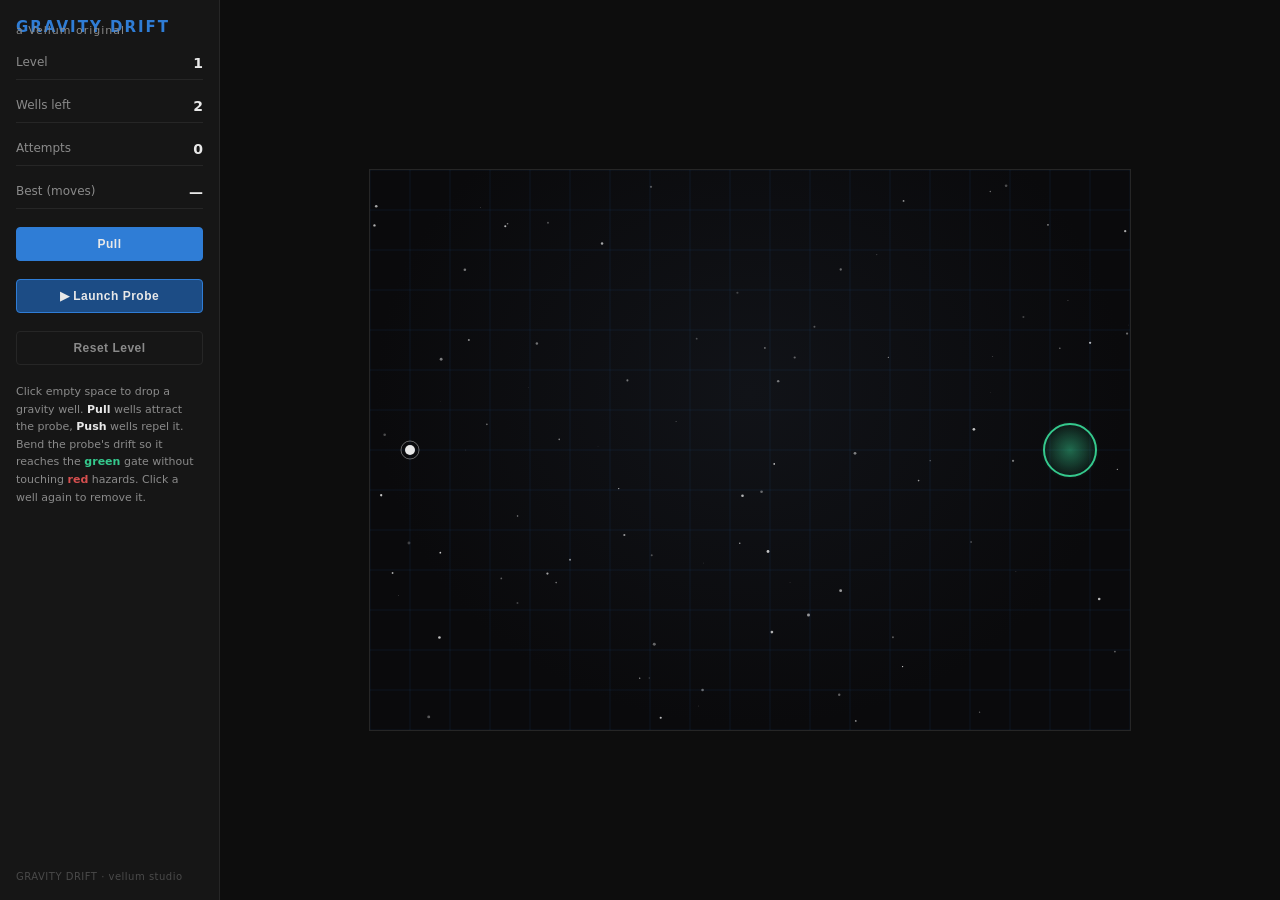
<file: games/gravity_drift.html>
<!DOCTYPE html>
<html lang="en">
<head>
<meta charset="UTF-8">
<title>Gravity Drift — Vellum Studio</title>
<style>
  :root {
    --bg: #0d0d0d;
    --panel: #161616;
    --panel-line: #262626;
    --accent: #2f7dd6;
    --accent-dim: #1c4c85;
    --goal: #35c98d;
    --hazard: #d64f4f;
    --text: #e8e8e8;
    --text-dim: #8a8a8a;
  }
  * { box-sizing: border-box; }
  html, body {
    margin: 0; padding: 0; height: 100%;
    background: var(--bg);
    color: var(--text);
    font-family: 'Segoe UI', system-ui, -apple-system, sans-serif;
    overflow: hidden;
  }
  #wrap {
    display: flex;
    height: 100vh;
    width: 100vw;
  }
  #hud {
    width: 220px;
    flex-shrink: 0;
    background: var(--panel);
    border-right: 1px solid var(--panel-line);
    padding: 18px 16px;
    display: flex;
    flex-direction: column;
    gap: 18px;
  }
  #hud h1 {
    font-size: 15px;
    letter-spacing: 2px;
    margin: 0;
    color: var(--accent);
    font-weight: 700;
  }
  #hud .sub {
    font-size: 11px;
    color: var(--text-dim);
    margin-top: -12px;
    letter-spacing: 1px;
  }
  .stat {
    display: flex;
    justify-content: space-between;
    font-size: 12px;
    color: var(--text-dim);
    border-bottom: 1px solid var(--panel-line);
    padding-bottom: 8px;
  }
  .stat b {
    color: var(--text);
    font-size: 14px;
  }
  button {
    background: var(--accent-dim);
    color: var(--text);
    border: 1px solid var(--accent);
    padding: 9px 10px;
    border-radius: 4px;
    cursor: pointer;
    font-size: 12px;
    letter-spacing: 0.5px;
    font-weight: 600;
    transition: background 0.15s, transform 0.1s;
  }
  button:hover { background: var(--accent); }
  button:active { transform: scale(0.97); }
  button:disabled { opacity: 0.35; cursor: not-allowed; }
  button.secondary {
    background: transparent;
    border-color: var(--panel-line);
    color: var(--text-dim);
  }
  button.secondary:hover { border-color: var(--text-dim); background: #1d1d1d; }
  #modeToggle {
    display: flex;
    gap: 6px;
  }
  #modeToggle button { flex: 1; }
  #modeToggle button.active {
    background: var(--accent);
  }
  #instructions {
    font-size: 11px;
    line-height: 1.6;
    color: var(--text-dim);
  }
  #instructions b { color: var(--text); }
  #stage {
    flex: 1;
    position: relative;
    display: flex;
    align-items: center;
    justify-content: center;
  }
  canvas {
    background: radial-gradient(ellipse at 50% 40%, #111318 0%, #0a0a0c 70%);
    border: 1px solid var(--panel-line);
    cursor: crosshair;
  }
  #banner {
    position: absolute;
    top: 50%; left: 50%;
    transform: translate(-50%, -50%);
    background: rgba(13,13,13,0.94);
    border: 1px solid var(--panel-line);
    border-radius: 8px;
    padding: 28px 36px;
    text-align: center;
    display: none;
    flex-direction: column;
    gap: 12px;
    align-items: center;
    min-width: 260px;
  }
  #banner h2 { margin: 0; font-size: 20px; letter-spacing: 1px; }
  #banner p { margin: 0; color: var(--text-dim); font-size: 13px; }
  #banner .row { display: flex; gap: 8px; margin-top: 6px; }
  #footer-note {
    font-size: 10px;
    color: #4a4a4a;
    margin-top: auto;
    letter-spacing: 0.5px;
  }
</style>
</head>
<body>
<div id="wrap">
  <div id="hud">
    <div>
      <h1>GRAVITY DRIFT</h1>
      <div class="sub">a Vellum original</div>
    </div>

    <div class="stat">Level <b id="levelNum">1</b></div>
    <div class="stat">Wells left <b id="wellsLeft">3</b></div>
    <div class="stat">Attempts <b id="attempts">0</b></div>
    <div class="stat">Best (moves) <b id="bestScore">—</b></div>

    <div id="modeToggle">
      <button id="modeAttract" class="active">Pull</button>
      <button id="modeRepel">Push</button>
    </div>

    <button id="launchBtn">▶ Launch Probe</button>
    <button id="resetBtn" class="secondary">Reset Level</button>

    <div id="instructions">
      Click empty space to drop a gravity well. <b>Pull</b> wells attract the probe, <b>Push</b> wells repel it. Bend the probe's drift so it reaches the <b style="color:#35c98d">green</b> gate without touching <b style="color:#d64f4f">red</b> hazards. Click a well again to remove it.
    </div>

    <div id="footer-note">GRAVITY DRIFT · vellum studio</div>
  </div>

  <div id="stage">
    <canvas id="game" width="760" height="560"></canvas>
    <div id="banner">
      <h2 id="bannerTitle">Level Clear</h2>
      <p id="bannerText">Nice trajectory.</p>
      <div class="row">
        <button id="bannerRetry" class="secondary">Retry</button>
        <button id="bannerNext">Next Level →</button>
      </div>
    </div>
  </div>
</div>

<script>
(function(){
  const canvas = document.getElementById('game');
  const ctx = canvas.getContext('2d');
  const W = canvas.width, H = canvas.height;

  // ---------- Level definitions ----------
  // start: launch point/velocity, goal: {x,y,r}, hazards: [{x,y,r}], wellBudget: max wells allowed
  const levels = [
    {
      start: {x: 40, y: 280, vx: 3.6, vy: 0},
      goal: {x: 700, y: 280, r: 26},
      hazards: [],
      wellBudget: 2,
      allowRepel: false
    },
    {
      start: {x: 40, y: 100, vx: 4, vy: 0.4},
      goal: {x: 700, y: 460, r: 26},
      hazards: [ {x: 380, y: 280, r: 46} ],
      wellBudget: 2,
      allowRepel: false
    },
    {
      start: {x: 40, y: 480, vx: 4.2, vy: -0.6},
      goal: {x: 720, y: 60, r: 24},
      hazards: [ {x: 260, y: 200, r: 40}, {x: 500, y: 400, r: 40} ],
      wellBudget: 3,
      allowRepel: true
    },
    {
      start: {x: 30, y: 280, vx: 4.6, vy: 0},
      goal: {x: 700, y: 280, r: 22},
      hazards: [ {x: 300, y: 280, r: 70} ],
      wellBudget: 2,
      allowRepel: true
    },
    {
      start: {x: 40, y: 40, vx: 3.4, vy: 1.2},
      goal: {x: 60, y: 520, r: 22},
      hazards: [ {x: 380, y: 280, r: 60}, {x: 620, y: 150, r: 34}, {x: 620, y: 420, r: 34} ],
      wellBudget: 3,
      allowRepel: true
    },
    {
      start: {x: 700, y: 60, vx: -3.8, vy: 0.3},
      goal: {x: 40, y: 500, r: 22},
      hazards: [ {x: 500, y: 200, r: 40}, {x: 260, y: 400, r: 46}, {x: 620, y: 480, r: 30} ],
      wellBudget: 3,
      allowRepel: true
    },
    {
      start: {x: 40, y: 280, vx: 3.8, vy: 0},
      goal: {x: 380, y: 280, r: 20},
      hazards: [ {x: 200, y: 280, r: 34}, {x: 380, y: 140, r: 30}, {x: 380, y: 420, r: 30}, {x: 560, y: 280, r: 34} ],
      wellBudget: 4,
      allowRepel: true
    }
  ];

  let levelIdx = 0;
  let wells = []; // {x,y,type:'attract'|'repel'}
  let placingMode = 'attract';
  let attempts = 0;
  let bestScores = {}; // levelIdx -> moves-equivalent (we use time steps)
  let running = false;
  let probe = null;
  let trail = [];
  let simSteps = 0;
  let starfield = [];
  let outcome = null; // 'win' | 'lose' | null

  for (let i=0;i<90;i++){
    starfield.push({x: Math.random()*W, y: Math.random()*H, r: Math.random()*1.3+0.2, a: Math.random()*0.6+0.2});
  }

  const levelNumEl = document.getElementById('levelNum');
  const wellsLeftEl = document.getElementById('wellsLeft');
  const attemptsEl = document.getElementById('attempts');
  const bestScoreEl = document.getElementById('bestScore');
  const launchBtn = document.getElementById('launchBtn');
  const resetBtn = document.getElementById('resetBtn');
  const modeAttract = document.getElementById('modeAttract');
  const modeRepel = document.getElementById('modeRepel');
  const banner = document.getElementById('banner');
  const bannerTitle = document.getElementById('bannerTitle');
  const bannerText = document.getElementById('bannerText');
  const bannerRetry = document.getElementById('bannerRetry');
  const bannerNext = document.getElementById('bannerNext');

  function currentLevel(){ return levels[levelIdx]; }

  function resetLevel(newAttempt){
    const lvl = currentLevel();
    wells = [];
    running = false;
    outcome = null;
    trail = [];
    simSteps = 0;
    probe = { x: lvl.start.x, y: lvl.start.y, vx: lvl.start.vx, vy: lvl.start.vy };
    banner.style.display = 'none';
    if (newAttempt) attempts++;
    updateHud();
  }

  function updateHud(){
    const lvl = currentLevel();
    levelNumEl.textContent = (levelIdx+1);
    wellsLeftEl.textContent = Math.max(0, lvl.wellBudget - wells.length);
    attemptsEl.textContent = attempts;
    bestScoreEl.textContent = bestScores[levelIdx] !== undefined ? bestScores[levelIdx] : '—';
    modeRepel.style.display = lvl.allowRepel ? 'inline-block' : 'none';
    launchBtn.disabled = running;
  }

  modeAttract.addEventListener('click', () => {
    placingMode = 'attract';
    modeAttract.classList.add('active');
    modeRepel.classList.remove('active');
  });
  modeRepel.addEventListener('click', () => {
    if (!currentLevel().allowRepel) return;
    placingMode = 'repel';
    modeRepel.classList.add('active');
    modeAttract.classList.remove('active');
  });

  canvas.addEventListener('click', (e) => {
    if (running) return;
    const rect = canvas.getBoundingClientRect();
    const x = (e.clientX - rect.left) * (W/rect.width);
    const y = (e.clientY - rect.top) * (H/rect.height);

    // check remove existing well
    for (let i=0;i<wells.length;i++){
      const w = wells[i];
      if (Math.hypot(w.x-x, w.y-y) < 16){
        wells.splice(i,1);
        updateHud();
        draw();
        return;
      }
    }

    const lvl = currentLevel();
    if (wells.length >= lvl.wellBudget) return;
    // don't allow placing on goal or too close to start
    if (Math.hypot(x-lvl.goal.x, y-lvl.goal.y) < lvl.goal.r + 20) return;
    if (Math.hypot(x-lvl.start.x, y-lvl.start.y) < 30) return;

    wells.push({x, y, type: placingMode});
    updateHud();
    draw();
  });

  launchBtn.addEventListener('click', () => {
    if (running) return;
    running = true;
    outcome = null;
    trail = [{x: probe.x, y: probe.y}];
    simSteps = 0;
    updateHud();
    requestAnimationFrame(step);
  });

  resetBtn.addEventListener('click', () => resetLevel(false));
  bannerRetry.addEventListener('click', () => resetLevel(true));
  bannerNext.addEventListener('click', () => {
    if (levelIdx < levels.length - 1){
      levelIdx++;
      resetLevel(false);
      attempts = 0;
    } else {
      levelIdx = 0;
      resetLevel(false);
      attempts = 0;
    }
  });

  const WELL_STRENGTH = 2600;
  const MIN_DIST = 18;

  function physicsStep(){
    let fx = 0, fy = 0;
    for (const w of wells){
      const dx = w.x - probe.x, dy = w.y - probe.y;
      let d2 = dx*dx + dy*dy;
      const d = Math.sqrt(d2);
      if (d < MIN_DIST) d2 = MIN_DIST*MIN_DIST;
      const sign = w.type === 'attract' ? 1 : -1;
      const force = sign * WELL_STRENGTH / d2;
      fx += force * (dx/(d||1));
      fy += force * (dy/(d||1));
    }
    probe.vx += fx * 0.016;
    probe.vy += fy * 0.016;
    probe.x += probe.vx;
    probe.y += probe.vy;

    // bounce off walls
    if (probe.x < 6){ probe.x = 6; probe.vx *= -0.7; }
    if (probe.x > W-6){ probe.x = W-6; probe.vx *= -0.7; }
    if (probe.y < 6){ probe.y = 6; probe.vy *= -0.7; }
    if (probe.y > H-6){ probe.y = H-6; probe.vy *= -0.7; }
  }

  function step(){
    if (!running) return;
    physicsStep();
    simSteps++;
    trail.push({x: probe.x, y: probe.y});
    if (trail.length > 900) trail.shift();

    const lvl = currentLevel();

    // hazard collision
    for (const h of lvl.hazards){
      if (Math.hypot(probe.x-h.x, probe.y-h.y) < h.r){
        outcome = 'lose';
        running = false;
        showBanner(false);
        draw();
        return;
      }
    }
    // goal collision
    if (Math.hypot(probe.x-lvl.goal.x, probe.y-lvl.goal.y) < lvl.goal.r){
      outcome = 'win';
      running = false;
      if (bestScores[levelIdx] === undefined || simSteps < bestScores[levelIdx]){
        bestScores[levelIdx] = simSteps;
      }
      showBanner(true);
      draw();
      return;
    }
    // timeout
    if (simSteps > 1400){
      outcome = 'lose';
      running = false;
      showBanner(false, true);
      draw();
      return;
    }

    draw();
    requestAnimationFrame(step);
  }

  function showBanner(win, timeout){
    banner.style.display = 'flex';
    if (win){
      bannerTitle.textContent = 'Gate Reached';
      bannerTitle.style.color = 'var(--goal)';
      bannerText.textContent = `Cleared in ${simSteps} steps · ${wells.length} well${wells.length===1?'':'s'} used.`;
      bannerNext.style.display = 'inline-block';
      bannerNext.textContent = levelIdx < levels.length-1 ? 'Next Level →' : 'Restart Set →';
    } else {
      bannerTitle.textContent = timeout ? 'Drifted Off Course' : 'Hazard Contact';
      bannerTitle.style.color = 'var(--hazard)';
      bannerText.textContent = timeout ? 'The probe never reached the gate. Adjust your wells.' : 'The probe was pulled into a hazard.';
      bannerNext.style.display = 'none';
    }
    updateHud();
  }

  function drawGrid(){
    // distorted grid to visualize gravity field
    const spacing = 40;
    ctx.strokeStyle = 'rgba(47,125,214,0.10)';
    ctx.lineWidth = 1;
    for (let gx = 0; gx <= W; gx += spacing){
      ctx.beginPath();
      for (let gy = 0; gy <= H; gy += 8){
        let px = gx, py = gy;
        for (const w of wells){
          const dx = px - w.x, dy = py - w.y;
          const d = Math.max(Math.hypot(dx,dy), 24);
          const pull = (w.type==='attract'? -1 : 1) * 900 / (d*d) * 40;
          px += (dx/d) * pull;
          py += (dy/d) * pull;
        }
        if (gy === 0) ctx.moveTo(px,py); else ctx.lineTo(px,py);
      }
      ctx.stroke();
    }
    for (let gy = 0; gy <= H; gy += spacing){
      ctx.beginPath();
      for (let gx = 0; gx <= W; gx += 8){
        let px = gx, py = gy;
        for (const w of wells){
          const dx = px - w.x, dy = py - w.y;
          const d = Math.max(Math.hypot(dx,dy), 24);
          const pull = (w.type==='attract'? -1 : 1) * 900 / (d*d) * 40;
          px += (dx/d) * pull;
          py += (dy/d) * pull;
        }
        if (gx === 0) ctx.moveTo(px,py); else ctx.lineTo(px,py);
      }
      ctx.stroke();
    }
  }

  function draw(){
    ctx.clearRect(0,0,W,H);

    // starfield
    for (const s of starfield){
      ctx.fillStyle = `rgba(255,255,255,${s.a})`;
      ctx.beginPath();
      ctx.arc(s.x, s.y, s.r, 0, Math.PI*2);
      ctx.fill();
    }

    drawGrid();

    const lvl = currentLevel();

    // hazards
    for (const h of lvl.hazards){
      const grad = ctx.createRadialGradient(h.x,h.y,0,h.x,h.y,h.r);
      grad.addColorStop(0, 'rgba(214,79,79,0.35)');
      grad.addColorStop(1, 'rgba(214,79,79,0.02)');
      ctx.fillStyle = grad;
      ctx.beginPath(); ctx.arc(h.x,h.y,h.r,0,Math.PI*2); ctx.fill();
      ctx.strokeStyle = 'rgba(214,79,79,0.6)';
      ctx.lineWidth = 1.5;
      ctx.beginPath(); ctx.arc(h.x,h.y,h.r,0,Math.PI*2); ctx.stroke();
    }

    // goal
    ctx.save();
    const pulse = 4*Math.sin(Date.now()/300);
    const gGrad = ctx.createRadialGradient(lvl.goal.x,lvl.goal.y,0,lvl.goal.x,lvl.goal.y,lvl.goal.r+pulse+8);
    gGrad.addColorStop(0, 'rgba(53,201,141,0.5)');
    gGrad.addColorStop(1, 'rgba(53,201,141,0)');
    ctx.fillStyle = gGrad;
    ctx.beginPath(); ctx.arc(lvl.goal.x,lvl.goal.y,lvl.goal.r+pulse+8,0,Math.PI*2); ctx.fill();
    ctx.strokeStyle = '#35c98d';
    ctx.lineWidth = 2;
    ctx.beginPath(); ctx.arc(lvl.goal.x,lvl.goal.y,lvl.goal.r,0,Math.PI*2); ctx.stroke();
    ctx.restore();

    // wells
    for (const w of wells){
      const col = w.type === 'attract' ? '47,125,214' : '214,150,47';
      const grad = ctx.createRadialGradient(w.x,w.y,0,w.x,w.y,42);
      grad.addColorStop(0, `rgba(${col},0.55)`);
      grad.addColorStop(1, `rgba(${col},0)`);
      ctx.fillStyle = grad;
      ctx.beginPath(); ctx.arc(w.x,w.y,42,0,Math.PI*2); ctx.fill();
      ctx.fillStyle = `rgba(${col},0.95)`;
      ctx.beginPath(); ctx.arc(w.x,w.y,7,0,Math.PI*2); ctx.fill();
      ctx.strokeStyle = `rgba(${col},1)`;
      ctx.lineWidth = 1.5;
      ctx.beginPath(); ctx.arc(w.x,w.y,13,0,Math.PI*2); ctx.stroke();
    }

    // trail
    if (trail.length > 1){
      ctx.strokeStyle = 'rgba(232,232,232,0.5)';
      ctx.lineWidth = 2;
      ctx.beginPath();
      ctx.moveTo(trail[0].x, trail[0].y);
      for (let i=1;i<trail.length;i++) ctx.lineTo(trail[i].x, trail[i].y);
      ctx.stroke();
    }

    // start marker (only if not running/started)
    ctx.fillStyle = 'rgba(232,232,232,0.5)';
    ctx.beginPath(); ctx.arc(lvl.start.x, lvl.start.y, 4, 0, Math.PI*2); ctx.fill();

    // probe
    const px = probe ? probe.x : lvl.start.x;
    const py = probe ? probe.y : lvl.start.y;
    ctx.fillStyle = '#e8e8e8';
    ctx.beginPath(); ctx.arc(px, py, 5, 0, Math.PI*2); ctx.fill();
    ctx.strokeStyle = 'rgba(232,232,232,0.4)';
    ctx.lineWidth = 1;
    ctx.beginPath(); ctx.arc(px, py, 9, 0, Math.PI*2); ctx.stroke();
  }

  function idleLoop(){
    if (!running) draw();
    requestAnimationFrame(idleLoop);
  }

  resetLevel(false);
  attempts = 0;
  updateHud();
  idleLoop();
})();
</script>
</body>
</html>
</file>
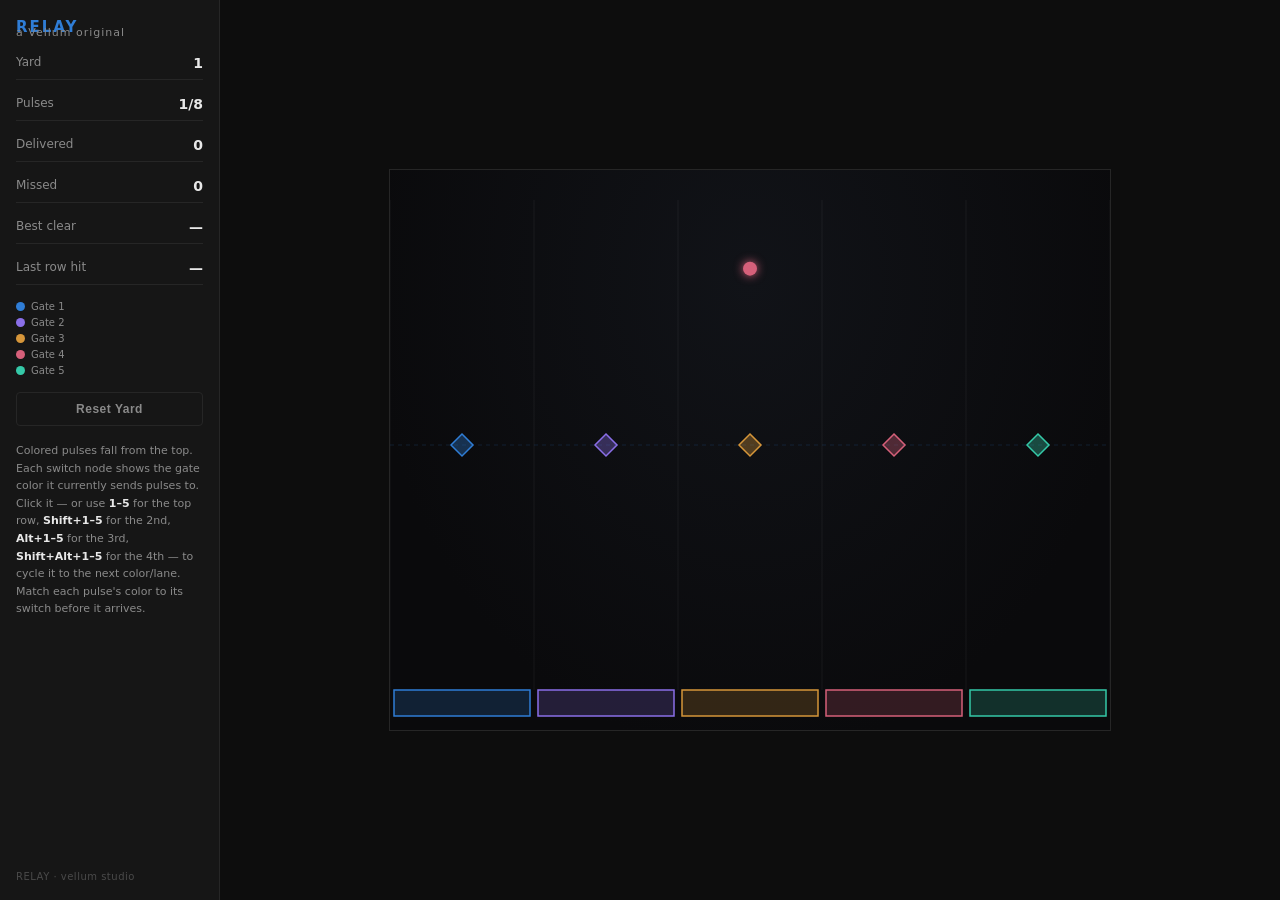
<file: games/relay.html>
<!DOCTYPE html>
<html lang="en">
<head>
<meta charset="UTF-8">
<title>Relay — Vellum Studio</title>
<style>
  :root {
    --bg: #0d0d0d;
    --panel: #161616;
    --panel-line: #262626;
    --accent: #2f7dd6;
    --accent-dim: #1c4c85;
    --goal: #35c98d;
    --text: #e8e8e8;
    --text-dim: #8a8a8a;
  }
  * { box-sizing: border-box; }
  html, body {
    margin: 0; padding: 0; height: 100%;
    background: var(--bg);
    color: var(--text);
    font-family: 'Segoe UI', system-ui, -apple-system, sans-serif;
    overflow: hidden;
  }
  #wrap { display: flex; height: 100vh; width: 100vw; }
  #hud {
    width: 220px;
    flex-shrink: 0;
    background: var(--panel);
    border-right: 1px solid var(--panel-line);
    padding: 18px 16px;
    display: flex;
    flex-direction: column;
    gap: 16px;
  }
  #hud h1 { font-size: 15px; letter-spacing: 2px; margin: 0; color: var(--accent); font-weight: 700; }
  #hud .sub { font-size: 11px; color: var(--text-dim); margin-top: -10px; letter-spacing: 1px; }
  .stat { display: flex; justify-content: space-between; font-size: 12px; color: var(--text-dim); border-bottom: 1px solid var(--panel-line); padding-bottom: 8px; }
  .stat b { color: var(--text); font-size: 14px; }
  button {
    background: var(--accent-dim); color: var(--text); border: 1px solid var(--accent);
    padding: 9px 10px; border-radius: 4px; cursor: pointer; font-size: 12px;
    letter-spacing: 0.5px; font-weight: 600; transition: background 0.15s, transform 0.1s;
  }
  button:hover { background: var(--accent); }
  button:active { transform: scale(0.97); }
  button.secondary { background: transparent; border-color: var(--panel-line); color: var(--text-dim); }
  button.secondary:hover { border-color: var(--text-dim); background: #1d1d1d; }
  #instructions { font-size: 11px; line-height: 1.6; color: var(--text-dim); }
  #instructions b { color: var(--text); }
  #legend { display: flex; flex-direction: column; gap: 5px; }
  #legend .row { display: flex; align-items: center; gap: 6px; font-size: 10px; color: var(--text-dim); }
  #legend .dot { width: 9px; height: 9px; border-radius: 50%; }
  #stage { flex: 1; position: relative; display: flex; align-items: center; justify-content: center; }
  canvas { background: radial-gradient(ellipse at 50% 20%, #111318 0%, #0a0a0c 75%); border: 1px solid var(--panel-line); cursor: pointer; }
  #banner {
    position: absolute; top: 50%; left: 50%; transform: translate(-50%, -50%);
    background: rgba(13,13,13,0.95); border: 1px solid var(--panel-line); border-radius: 8px;
    padding: 28px 36px; text-align: center; display: none; flex-direction: column; gap: 12px;
    align-items: center; min-width: 260px;
  }
  #banner h2 { margin: 0; font-size: 20px; letter-spacing: 1px; }
  #banner p { margin: 0; color: var(--text-dim); font-size: 13px; }
  #banner .row { display: flex; gap: 8px; margin-top: 6px; }
  #footer-note { font-size: 10px; color: #4a4a4a; margin-top: auto; letter-spacing: 0.5px; }
</style>
</head>
<body>
<div id="wrap">
  <div id="hud">
    <div>
      <h1>RELAY</h1>
      <div class="sub">a Vellum original</div>
    </div>

    <div class="stat">Yard <b id="levelNum">1</b></div>
    <div class="stat">Pulses <b id="pulseCount">0/0</b></div>
    <div class="stat">Delivered <b id="deliveredCount">0</b></div>
    <div class="stat">Missed <b id="missedCount">0</b></div>
    <div class="stat">Best clear <b id="bestVal">—</b></div>
    <div class="stat">Last row hit <b id="activeRowVal">—</b></div>

    <div id="legend"></div>

    <button id="resetBtn" class="secondary">Reset Yard</button>

    <div id="instructions">
      Colored pulses fall from the top. Each switch node shows the gate color it currently sends pulses to. Click it — or use <b>1–5</b> for the top row, <b>Shift+1–5</b> for the 2nd, <b>Alt+1–5</b> for the 3rd, <b>Shift+Alt+1–5</b> for the 4th — to cycle it to the next color/lane. Match each pulse's color to its switch before it arrives.
    </div>

    <div id="footer-note">RELAY · vellum studio</div>
  </div>

  <div id="stage">
    <canvas id="game" width="720" height="560"></canvas>
    <div id="banner">
      <h2 id="bannerTitle">Yard Cleared</h2>
      <p id="bannerText"></p>
      <div class="row">
        <button id="bannerRetry" class="secondary">Retry</button>
        <button id="bannerNext">Next Yard →</button>
      </div>
    </div>
  </div>
</div>

<script>
(function(){
  const canvas = document.getElementById('game');
  const ctx = canvas.getContext('2d');
  const W = canvas.width, H = canvas.height;
  const NUM_LANES = 5;
  const COLORS = ['#2f7dd6', '#d6963a', '#35c9a8', '#8a6fe8', '#d6607a'];
  const topY = 30, bottomY = H-40;

  function mulberry32(seed){
    return function(){
      seed |= 0; seed = (seed + 0x6D2B79F5) | 0;
      let t = Math.imul(seed ^ seed >>> 15, 1 | seed);
      t = t + Math.imul(t ^ t >>> 7, 61 | t) ^ t;
      return ((t ^ t >>> 14) >>> 0) / 4294967296;
    };
  }

  // rowFracs: y-position fractions (0..1) of switch rows between top and bottom
  const levels = [
    { seed: 11, rowFracs: [0.5], speed: 58, spawnMs: 1650, totalBalls: 8, threshold: 70 },
    { seed: 22, rowFracs: [0.4, 0.68], speed: 62, spawnMs: 1550, totalBalls: 10, threshold: 65 },
    { seed: 33, rowFracs: [0.35, 0.62], speed: 68, spawnMs: 1450, totalBalls: 12, threshold: 65 },
    { seed: 44, rowFracs: [0.3, 0.52, 0.74], speed: 72, spawnMs: 1350, totalBalls: 14, threshold: 60 },
    { seed: 55, rowFracs: [0.3, 0.5, 0.72], speed: 78, spawnMs: 1250, totalBalls: 16, threshold: 60 },
    { seed: 66, rowFracs: [0.28, 0.46, 0.64, 0.82], speed: 84, spawnMs: 1150, totalBalls: 18, threshold: 55 }
  ];

  let levelIdx = 0;
  let laneX = [];
  let switchRows = []; // {y, states:[NUM_LANES]}
  let gateColors = [];
  let balls = [];
  let spawned = 0, delivered = 0, missed = 0;
  let lastSpawn = 0;
  let bestClear = {};
  let finished = false;
  let running = true;
  let activeRow = 0;

  for (let i=0;i<NUM_LANES;i++){
    laneX.push((W/NUM_LANES)*(i+0.5));
  }

  function buildLegend(){
    const el = document.getElementById('legend');
    el.innerHTML = '';
    gateColors.forEach((c,i) => {
      const row = document.createElement('div');
      row.className = 'row';
      row.innerHTML = `<span class="dot" style="background:${c}"></span> Gate ${i+1}`;
      el.appendChild(row);
    });
  }

  function loadLevel(idx){
    const lvl = levels[idx];
    const rand = mulberry32(lvl.seed);
    // shuffle gate color assignment deterministically
    const cols = COLORS.slice();
    for (let i=cols.length-1;i>0;i--){
      const j = Math.floor(rand()*(i+1));
      [cols[i], cols[j]] = [cols[j], cols[i]];
    }
    gateColors = cols;
    switchRows = lvl.rowFracs.map(f => ({
      y: topY + f*(bottomY-topY),
      // each entry defaults to "straight through" (index l -> lane l);
      // cycling picks a different destination lane so any gate is always reachable
      states: Array.from({length: NUM_LANES}, (_, l) => l)
    }));
    balls = [];
    spawned = 0; delivered = 0; missed = 0;
    lastSpawn = performance.now() - lvl.spawnMs; // spawn first one almost immediately
    finished = false;
    running = true;
    activeRow = -1;
    document.getElementById('activeRowVal').textContent = '—';
    document.getElementById('levelNum').textContent = idx+1;
    document.getElementById('pulseCount').textContent = `0/${lvl.totalBalls}`;
    document.getElementById('deliveredCount').textContent = '0';
    document.getElementById('missedCount').textContent = '0';
    document.getElementById('bestVal').textContent = bestClear[idx] !== undefined ? bestClear[idx]+'%' : '—';
    document.getElementById('banner').style.display = 'none';
    buildLegend();
  }

  canvas.addEventListener('click', (e) => {
    if (!running) return;
    const rect = canvas.getBoundingClientRect();
    const cx = (e.clientX-rect.left) * (W/rect.width);
    const cy = (e.clientY-rect.top) * (H/rect.height);
    for (const row of switchRows){
      if (Math.abs(cy-row.y) > 20) continue;
      for (let l=0;l<NUM_LANES;l++){
        if (Math.abs(cx-laneX[l]) < (W/NUM_LANES)/2){
          row.states[l] = (row.states[l]+1) % NUM_LANES;
          return;
        }
      }
    }
  });

  window.addEventListener('keydown', (e) => {
    if (!running) return;
    const m = e.code.match(/^Digit([1-9])$/) || e.code.match(/^Numpad([1-9])$/);
    if (!m) return;
    e.preventDefault();
    const lane = +m[1] - 1;
    if (lane < 0 || lane >= NUM_LANES) return;
    // Row is picked instantly by modifier, no mode-switch needed:
    // plain digit = row 1, +Shift = row 2, +Alt = row 3, +Shift+Alt = row 4
    let rowIndex = (e.shiftKey ? 1 : 0) + (e.altKey ? 2 : 0);
    if (rowIndex >= switchRows.length) rowIndex = switchRows.length - 1;
    activeRow = rowIndex;
    document.getElementById('activeRowVal').textContent = `${rowIndex+1}/${switchRows.length}`;
    const row = switchRows[rowIndex];
    row.states[lane] = (row.states[lane]+1) % NUM_LANES;
  });

  document.getElementById('resetBtn').addEventListener('click', () => loadLevel(levelIdx));
  document.getElementById('bannerRetry').addEventListener('click', () => loadLevel(levelIdx));
  document.getElementById('bannerNext').addEventListener('click', () => {
    levelIdx = (levelIdx+1) % levels.length;
    loadLevel(levelIdx);
  });

  function spawnBall(now){
    const lvl = levels[levelIdx];
    const lane = Math.floor(Math.random()*NUM_LANES);
    const colorIdx = Math.floor(Math.random()*NUM_LANES);
    balls.push({
      lane, x: laneX[lane], y: topY, color: gateColors[colorIdx],
      processed: new Set(), speed: lvl.speed
    });
    spawned++;
    document.getElementById('pulseCount').textContent = `${spawned}/${lvl.totalBalls}`;
  }

  function update(dt, now){
    if (!running) return;
    const lvl = levels[levelIdx];
    if (spawned < lvl.totalBalls && now-lastSpawn > lvl.spawnMs){
      spawnBall(now);
      lastSpawn = now;
    }
    for (let i=balls.length-1;i>=0;i--){
      const b = balls[i];
      b.y += b.speed*dt;
      for (let r=0;r<switchRows.length;r++){
        const row = switchRows[r];
        if (!b.processed.has(r) && b.y >= row.y){
          b.processed.add(r);
          b.lane = row.states[b.lane];
        }
      }
      const targetX = laneX[b.lane];
      b.x += (targetX-b.x)*Math.min(1, dt*10);
      if (b.y >= bottomY){
        if (gateColors[b.lane] === b.color) delivered++; else missed++;
        balls.splice(i,1);
        document.getElementById('deliveredCount').textContent = delivered;
        document.getElementById('missedCount').textContent = missed;
      }
    }
    if (!finished && spawned >= lvl.totalBalls && balls.length===0){
      finished = true;
      running = false;
      const pct = Math.round(100*delivered/lvl.totalBalls);
      if (bestClear[levelIdx] === undefined || pct > bestClear[levelIdx]) bestClear[levelIdx] = pct;
      const passed = pct >= lvl.threshold;
      document.getElementById('bannerTitle').textContent = passed ? 'Yard Cleared' : 'Yard Backed Up';
      document.getElementById('bannerTitle').style.color = passed ? 'var(--goal)' : '#d6963a';
      document.getElementById('bannerText').textContent = `${delivered}/${lvl.totalBalls} delivered (${pct}%). Needed ${lvl.threshold}%.`;
      document.getElementById('bannerNext').style.display = passed ? 'inline-block' : 'none';
      document.getElementById('bestVal').textContent = bestClear[levelIdx]+'%';
      document.getElementById('banner').style.display = 'flex';
    }
  }

  function drawLanes(){
    ctx.strokeStyle = 'rgba(232,232,232,0.06)';
    ctx.lineWidth = 1;
    for (let l=0;l<=NUM_LANES;l++){
      const x = (W/NUM_LANES)*l;
      ctx.beginPath(); ctx.moveTo(x, topY); ctx.lineTo(x, bottomY); ctx.stroke();
    }
  }

  function drawSwitches(){
    switchRows.forEach((row, r) => {
      const isActive = r === activeRow && switchRows.length > 1;
      ctx.strokeStyle = isActive ? 'rgba(53,201,141,0.55)' : 'rgba(47,125,214,0.18)';
      ctx.lineWidth = isActive ? 1.5 : 1;
      ctx.setLineDash([4,4]);
      ctx.beginPath(); ctx.moveTo(0, row.y); ctx.lineTo(W, row.y); ctx.stroke();
      ctx.setLineDash([]);
      for (let l=0;l<NUM_LANES;l++){
        const x = laneX[l], y = row.y;
        const toLane = row.states[l];
        const isStraight = toLane === l;
        const destColor = gateColors[toLane];
        ctx.save();
        ctx.translate(x,y);
        ctx.strokeStyle = destColor;
        ctx.lineWidth = 1.5;
        ctx.beginPath();
        ctx.moveTo(0,-11); ctx.lineTo(11,0); ctx.lineTo(0,11); ctx.lineTo(-11,0); ctx.closePath();
        ctx.stroke();
        ctx.fillStyle = destColor + (isStraight ? '55' : 'cc');
        ctx.fill();
        if (!isStraight){
          // small arrow hinting the shift direction, on top of the color swatch
          ctx.fillStyle = '#0d0d0d';
          ctx.font = 'bold 11px sans-serif';
          ctx.textAlign = 'center';
          ctx.textBaseline = 'middle';
          ctx.fillText(toLane > l ? '›' : '‹', 0, 1);
        }
        ctx.restore();
      }
    });
  }

  function drawGates(){
    const gw = W/NUM_LANES;
    for (let l=0;l<NUM_LANES;l++){
      const x0 = gw*l;
      ctx.fillStyle = gateColors[l] + '33';
      ctx.fillRect(x0+4, bottomY, gw-8, 26);
      ctx.strokeStyle = gateColors[l];
      ctx.lineWidth = 1.5;
      ctx.strokeRect(x0+4, bottomY, gw-8, 26);
    }
  }

  function drawBalls(){
    for (const b of balls){
      ctx.save();
      ctx.shadowColor = b.color;
      ctx.shadowBlur = 10;
      ctx.fillStyle = b.color;
      ctx.beginPath(); ctx.arc(b.x, b.y, 7, 0, Math.PI*2); ctx.fill();
      ctx.restore();
    }
  }

  let lastTime = performance.now();
  function loop(now){
    const dt = Math.min(0.05, (now-lastTime)/1000);
    lastTime = now;
    update(dt, now);
    ctx.clearRect(0,0,W,H);
    drawLanes();
    drawGates();
    drawSwitches();
    drawBalls();
    requestAnimationFrame(loop);
  }

  loadLevel(0);
  requestAnimationFrame(loop);
})();
</script>
</body>
</html>
</file>
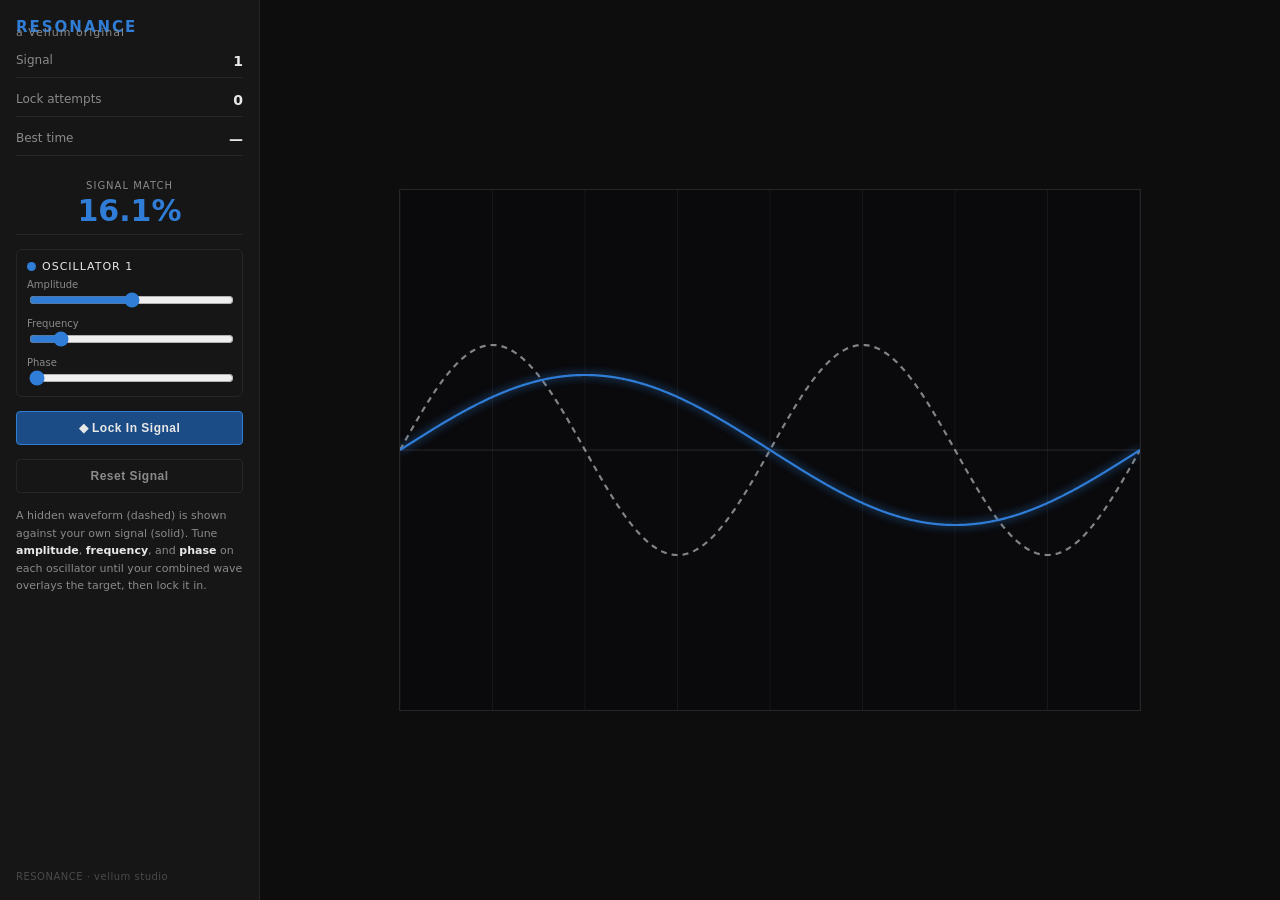
<file: games/resonance.html>
<!DOCTYPE html>
<html lang="en">
<head>
<meta charset="UTF-8">
<title>Resonance — Vellum Studio</title>
<style>
  :root {
    --bg: #0d0d0d;
    --panel: #161616;
    --panel-line: #262626;
    --accent: #2f7dd6;
    --accent-dim: #1c4c85;
    --goal: #35c98d;
    --warn: #d6963a;
    --text: #e8e8e8;
    --text-dim: #8a8a8a;
  }
  * { box-sizing: border-box; }
  html, body {
    margin: 0; padding: 0; height: 100%;
    background: var(--bg);
    color: var(--text);
    font-family: 'Segoe UI', system-ui, -apple-system, sans-serif;
    overflow: hidden;
  }
  #wrap { display: flex; height: 100vh; width: 100vw; }
  #hud {
    width: 260px;
    flex-shrink: 0;
    background: var(--panel);
    border-right: 1px solid var(--panel-line);
    padding: 18px 16px;
    display: flex;
    flex-direction: column;
    gap: 14px;
    overflow-y: auto;
  }
  #hud h1 { font-size: 15px; letter-spacing: 2px; margin: 0; color: var(--accent); font-weight: 700; }
  #hud .sub { font-size: 11px; color: var(--text-dim); margin-top: -10px; letter-spacing: 1px; }
  .stat { display: flex; justify-content: space-between; font-size: 12px; color: var(--text-dim); border-bottom: 1px solid var(--panel-line); padding-bottom: 8px; }
  .stat b { color: var(--text); font-size: 14px; }
  button {
    background: var(--accent-dim); color: var(--text); border: 1px solid var(--accent);
    padding: 9px 10px; border-radius: 4px; cursor: pointer; font-size: 12px;
    letter-spacing: 0.5px; font-weight: 600; transition: background 0.15s, transform 0.1s;
  }
  button:hover { background: var(--accent); }
  button:active { transform: scale(0.97); }
  button.secondary { background: transparent; border-color: var(--panel-line); color: var(--text-dim); }
  button.secondary:hover { border-color: var(--text-dim); background: #1d1d1d; }
  #matchWrap {
    text-align: center;
    padding: 10px 0 4px;
    border-bottom: 1px solid var(--panel-line);
  }
  #matchWrap .label { font-size: 10px; color: var(--text-dim); letter-spacing: 1px; }
  #matchPct { font-size: 30px; font-weight: 700; color: var(--accent); line-height: 1.3; }
  #matchPct.close { color: var(--goal); }
  .osc {
    border: 1px solid var(--panel-line);
    border-radius: 6px;
    padding: 10px 10px 6px;
  }
  .osc .oname { font-size: 11px; letter-spacing: 1px; margin-bottom: 6px; display: flex; align-items: center; gap: 6px; }
  .osc .swatch { width: 9px; height: 9px; border-radius: 50%; }
  .osc label { display: block; font-size: 10px; color: var(--text-dim); margin-top: 6px; }
  .osc input[type=range] {
    width: 100%;
    accent-color: var(--accent);
    background: transparent;
  }
  #instructions { font-size: 11px; line-height: 1.6; color: var(--text-dim); }
  #instructions b { color: var(--text); }
  #stage { flex: 1; position: relative; display: flex; align-items: center; justify-content: center; }
  canvas { background: #0a0a0c; border: 1px solid var(--panel-line); }
  #banner {
    position: absolute; top: 50%; left: 50%; transform: translate(-50%, -50%);
    background: rgba(13,13,13,0.95); border: 1px solid var(--panel-line); border-radius: 8px;
    padding: 28px 36px; text-align: center; display: none; flex-direction: column; gap: 12px;
    align-items: center; min-width: 260px;
  }
  #banner h2 { margin: 0; font-size: 20px; letter-spacing: 1px; color: var(--goal); }
  #banner p { margin: 0; color: var(--text-dim); font-size: 13px; }
  #footer-note { font-size: 10px; color: #4a4a4a; margin-top: auto; letter-spacing: 0.5px; padding-top: 6px; }
</style>
</head>
<body>
<div id="wrap">
  <div id="hud">
    <div>
      <h1>RESONANCE</h1>
      <div class="sub">a Vellum original</div>
    </div>

    <div class="stat">Signal <b id="levelNum">1</b></div>
    <div class="stat">Lock attempts <b id="attempts">0</b></div>
    <div class="stat">Best time <b id="bestVal">—</b></div>

    <div id="matchWrap">
      <div class="label">SIGNAL MATCH</div>
      <div id="matchPct">0%</div>
    </div>

    <div id="oscillators"></div>

    <button id="lockBtn">◆ Lock In Signal</button>
    <button id="resetBtn" class="secondary">Reset Signal</button>

    <div id="instructions">
      A hidden waveform (dashed) is shown against your own signal (solid). Tune <b>amplitude</b>, <b>frequency</b>, and <b>phase</b> on each oscillator until your combined wave overlays the target, then lock it in.
    </div>

    <div id="footer-note">RESONANCE · vellum studio</div>
  </div>

  <div id="stage">
    <canvas id="game" width="740" height="520"></canvas>
    <div id="banner">
      <h2 id="bannerTitle">Signal Locked</h2>
      <p id="bannerText"></p>
      <button id="bannerNext">Next Signal →</button>
    </div>
  </div>
</div>

<script>
(function(){
  const canvas = document.getElementById('game');
  const ctx = canvas.getContext('2d');
  const W = canvas.width, H = canvas.height;
  const midY = H/2;
  const ampScalePx = 150;
  const oscColors = ['#2f7dd6', '#d6963a', '#35c9a8'];

  // Each level: target = list of {amp, freq, phaseDeg}. Player gets exactly
  // that many oscillators, so an exact match is always achievable.
  const levels = [
    { threshold: 92, target: [ {amp:0.7, freq:2, phase:0} ] },
    { threshold: 90, target: [ {amp:0.5, freq:3, phase:40}, {amp:0.35, freq:1, phase:200} ] },
    { threshold: 90, target: [ {amp:0.6, freq:4, phase:270}, {amp:0.3, freq:2, phase:90} ] },
    { threshold: 88, target: [ {amp:0.45, freq:5, phase:60}, {amp:0.3, freq:3, phase:180}, {amp:0.2, freq:1, phase:300} ] },
    { threshold: 88, target: [ {amp:0.5, freq:6, phase:120}, {amp:0.35, freq:2, phase:0}, {amp:0.25, freq:4, phase:250} ] },
    { threshold: 87, target: [ {amp:0.4, freq:7, phase:200}, {amp:0.4, freq:6, phase:20}, {amp:0.25, freq:3, phase:140} ] }
  ];

  let levelIdx = 0;
  let oscState = [];
  let attempts = 0;
  let bestTimes = {};
  let startTime = 0;
  let solved = false;

  const N_SAMPLES = 260;

  function buildOscUI(count){
    const wrap = document.getElementById('oscillators');
    wrap.innerHTML = '';
    oscState = [];
    for (let i=0;i<count;i++){
      oscState.push({ amp: 0.5, freq: (i+1), phase: 0 });
      const div = document.createElement('div');
      div.className = 'osc';
      div.innerHTML = `
        <div class="oname"><span class="swatch" style="background:${oscColors[i]}"></span>OSCILLATOR ${i+1}</div>
        <label>Amplitude</label>
        <input type="range" min="0" max="1" step="0.01" value="0.5" data-i="${i}" data-p="amp">
        <label>Frequency</label>
        <input type="range" min="0" max="8" step="0.1" value="${i+1}" data-i="${i}" data-p="freq">
        <label>Phase</label>
        <input type="range" min="0" max="359" step="1" value="0" data-i="${i}" data-p="phase">
      `;
      wrap.appendChild(div);
    }
    wrap.querySelectorAll('input[type=range]').forEach(inp => {
      inp.addEventListener('input', () => {
        const i = +inp.dataset.i, p = inp.dataset.p;
        oscState[i][p] = +inp.value;
        updateMatch();
        draw();
      });
    });
  }

  function sampleWave(components, x){
    let sum = 0;
    for (const c of components){
      sum += c.amp * Math.sin(c.freq * 2*Math.PI * x + c.phase*Math.PI/180);
    }
    return sum;
  }

  function computeMatch(){
    const lvl = levels[levelIdx];
    let sq = 0;
    for (let s=0;s<N_SAMPLES;s++){
      const x = s/N_SAMPLES;
      const t = sampleWave(lvl.target, x);
      const p = sampleWave(oscState, x);
      const d = t-p;
      sq += d*d;
    }
    const rms = Math.sqrt(sq/N_SAMPLES);
    const score = Math.max(0, Math.min(100, 100*Math.exp(-3*rms)));
    return score;
  }

  function updateMatch(){
    const score = computeMatch();
    const el = document.getElementById('matchPct');
    el.textContent = score.toFixed(1)+'%';
    el.classList.toggle('close', score >= levels[levelIdx].threshold);
    return score;
  }

  function loadLevel(idx){
    const lvl = levels[idx];
    buildOscUI(lvl.target.length);
    attempts = 0;
    solved = false;
    startTime = performance.now();
    document.getElementById('levelNum').textContent = idx+1;
    document.getElementById('attempts').textContent = attempts;
    document.getElementById('bestVal').textContent = bestTimes[idx] !== undefined ? bestTimes[idx].toFixed(1)+'s' : '—';
    document.getElementById('banner').style.display = 'none';
    updateMatch();
    draw();
  }

  document.getElementById('lockBtn').addEventListener('click', () => {
    if (solved) return;
    attempts++;
    document.getElementById('attempts').textContent = attempts;
    const score = updateMatch();
    if (score >= levels[levelIdx].threshold){
      solved = true;
      const t = (performance.now()-startTime)/1000;
      if (bestTimes[levelIdx] === undefined || t < bestTimes[levelIdx]) bestTimes[levelIdx] = t;
      document.getElementById('bannerText').textContent = `Matched at ${score.toFixed(1)}% in ${t.toFixed(1)}s, ${attempts} lock attempt${attempts===1?'':'s'}.`;
      document.getElementById('banner').style.display = 'flex';
      document.getElementById('bestVal').textContent = bestTimes[levelIdx].toFixed(1)+'s';
    } else {
      const btn = document.getElementById('lockBtn');
      btn.style.borderColor = '#d64f4f';
      setTimeout(() => { btn.style.borderColor = 'var(--accent)'; }, 350);
    }
  });

  document.getElementById('resetBtn').addEventListener('click', () => loadLevel(levelIdx));
  document.getElementById('bannerNext').addEventListener('click', () => {
    levelIdx = (levelIdx+1) % levels.length;
    loadLevel(levelIdx);
  });

  function drawGrid(){
    ctx.strokeStyle = 'rgba(232,232,232,0.06)';
    ctx.lineWidth = 1;
    for (let gx=0; gx<=W; gx+=W/8){
      ctx.beginPath(); ctx.moveTo(gx,0); ctx.lineTo(gx,H); ctx.stroke();
    }
    ctx.strokeStyle = 'rgba(232,232,232,0.14)';
    ctx.beginPath(); ctx.moveTo(0,midY); ctx.lineTo(W,midY); ctx.stroke();
  }

  function drawCurve(components, color, dashed){
    ctx.save();
    ctx.strokeStyle = color;
    ctx.lineWidth = 2.2;
    if (dashed) ctx.setLineDash([6,5]); else ctx.setLineDash([]);
    if (!dashed){
      ctx.shadowColor = color;
      ctx.shadowBlur = 8;
    }
    ctx.beginPath();
    for (let px=0; px<=W; px++){
      const x = px/W;
      const y = midY - sampleWave(components, x)*ampScalePx;
      if (px===0) ctx.moveTo(px,y); else ctx.lineTo(px,y);
    }
    ctx.stroke();
    ctx.restore();
  }

  function draw(){
    ctx.clearRect(0,0,W,H);
    drawGrid();
    drawCurve(levels[levelIdx].target, 'rgba(232,232,232,0.55)', true);
    drawCurve(oscState, '#2f7dd6', false);
  }

  loadLevel(0);
})();
</script>
</body>
</html>
</file>
<file: vellum.css>
/* Vellum Studio — shared polish layer (loads after each page's own styles) */

html{ scroll-behavior:smooth; }
body{ line-height:1.55; -webkit-font-smoothing:antialiased; text-rendering:optimizeLegibility; }

/* Quieter background */
.grain{ opacity:.02; }
.grid-bg{ opacity:.035; }
.bg-glow::before{ opacity:.65; }

/* Countdown bar (every page) */
.vl-bar{
  display:flex; align-items:center; justify-content:center; flex-wrap:wrap;
  gap:6px 12px; padding:9px 16px;
  background:var(--ink-950); border-bottom:1px solid var(--line);
  font-size:.76rem; color:var(--text-dim); letter-spacing:.3px;
}
.vl-bar .vl-dot{
  width:6px; height:6px; border-radius:50%; background:var(--teal);
  box-shadow:0 0 0 3px rgba(51,184,176,.18); animation:vl-pulse 2.4s ease-in-out infinite;
}
@keyframes vl-pulse{ 0%,100%{opacity:1} 50%{opacity:.35} }
.vl-bar .vl-label{ text-transform:uppercase; letter-spacing:1.6px; font-weight:600; font-size:.7rem; color:var(--text-faint); }
.vl-bar .vl-time{ display:inline-flex; align-items:baseline; font-variant-numeric:tabular-nums; }
.vl-bar .vl-time b{ font-family:var(--font-display); font-size:.95rem; font-weight:600; color:var(--text); }
.vl-bar .vl-time i{ font-style:normal; font-size:.68rem; color:var(--text-faint); font-weight:600; margin:0 8px 0 2px; }
.vl-bar .vl-time i:last-child{ margin-right:0; }

/* Header */
header{ padding:68px 20px 0; }
header h1{ font-size:clamp(2.2rem,5.5vw,3.5rem); letter-spacing:3px; line-height:1.1; }
header p.tagline{ font-size:1.02rem; max-width:620px; margin-left:auto; margin-right:auto; }
.eyebrow{ letter-spacing:3.5px; }
header .deckle-spacer{ height:40px; }
.hero{ border-radius:10px; text-align:center; }
.hero h2{ margin-bottom:8px; }

/* Navigation — clean tab bar with underline for the active page */
nav{ gap:2px; padding:0 16px; background:rgba(7,10,16,.86); }
nav .nav-link{
  padding:15px 14px; border:none; border-bottom:2px solid transparent; border-radius:0;
  background:transparent; color:var(--text-dim); font-size:.84rem; font-weight:500; letter-spacing:.2px;
}
nav .nav-link:hover{ transform:none; color:var(--text); border-bottom-color:var(--line-strong); }
nav .nav-link.active, nav .nav-link.active[data-accent]{
  background:transparent; box-shadow:none; color:var(--text); border-bottom-color:var(--text);
}
nav .nav-link.active[data-accent="navy"]{ color:var(--navy); border-bottom-color:var(--navy); }
nav .nav-link.active[data-accent="copper"]{ color:var(--copper); border-bottom-color:var(--copper); }
nav .nav-link.active[data-accent="teal"]{ color:var(--teal); border-bottom-color:var(--teal); }
nav .nav-link.active[data-accent="silver"]{ color:var(--silver); border-bottom-color:var(--silver); }

/* Layout & type */
main{ padding-top:56px; }
.section-title{ font-size:1.85rem; letter-spacing:-.2px; }
.section-sub{ line-height:1.6; margin-bottom:28px; }

/* Cards — flat, subtle, no glow */
.card, .product-card, .tool-card, .faq-item, .legal-box, .step{ border-radius:8px; }
.card:hover, .product-card:hover{ transform:translateY(-2px); }
.theme-navy .card:hover, .theme-copper .card:hover, .theme-teal .card:hover, .theme-silver .card:hover,
.product-card--navy[open], .product-card--copper[open], .product-card--teal[open], .product-card--silver[open],
.tool-card[open]{ box-shadow:none; }
.stat-card{ text-align:center; }

/* Buttons — solid, clear call to action */
.main-btn{ padding:11px 22px; border-radius:6px; font-size:.86rem; letter-spacing:.2px; }
.btn-navy{ background:var(--navy); color:#fff; border-color:var(--navy); }
.btn-navy:hover{ background:#6f93cb; border-color:#6f93cb; color:#fff; }
.btn-copper{ background:var(--copper); color:#1a0e06; border-color:var(--copper); }
.btn-copper:hover{ background:#e39368; border-color:#e39368; color:#1a0e06; }
.btn-teal{ background:var(--teal); color:#041615; border-color:var(--teal); }
.btn-teal:hover{ background:#4cc8c1; border-color:#4cc8c1; color:#041615; }
.btn-silver{ background:var(--silver); color:#12151a; border-color:var(--silver); }
.btn-silver:hover{ background:#c0c9d5; border-color:#c0c9d5; color:#12151a; }

/* Notices */
.notice-banner{ border-radius:8px; line-height:1.55; align-items:flex-start; }

/* Footer */
footer{ padding:40px 20px 48px; background:var(--ink-900); }
footer a{ text-decoration:none; }
footer a:hover{ text-decoration:underline; }

/* Mobile: nav scrolls sideways instead of wrapping into a block */
@media(max-width:760px){
  header{ padding-top:44px; }
  nav{ justify-content:flex-start; flex-wrap:nowrap; overflow-x:auto; scrollbar-width:none; }
  nav::-webkit-scrollbar{ display:none; }
  nav .nav-link{ white-space:nowrap; }
}
</file>
